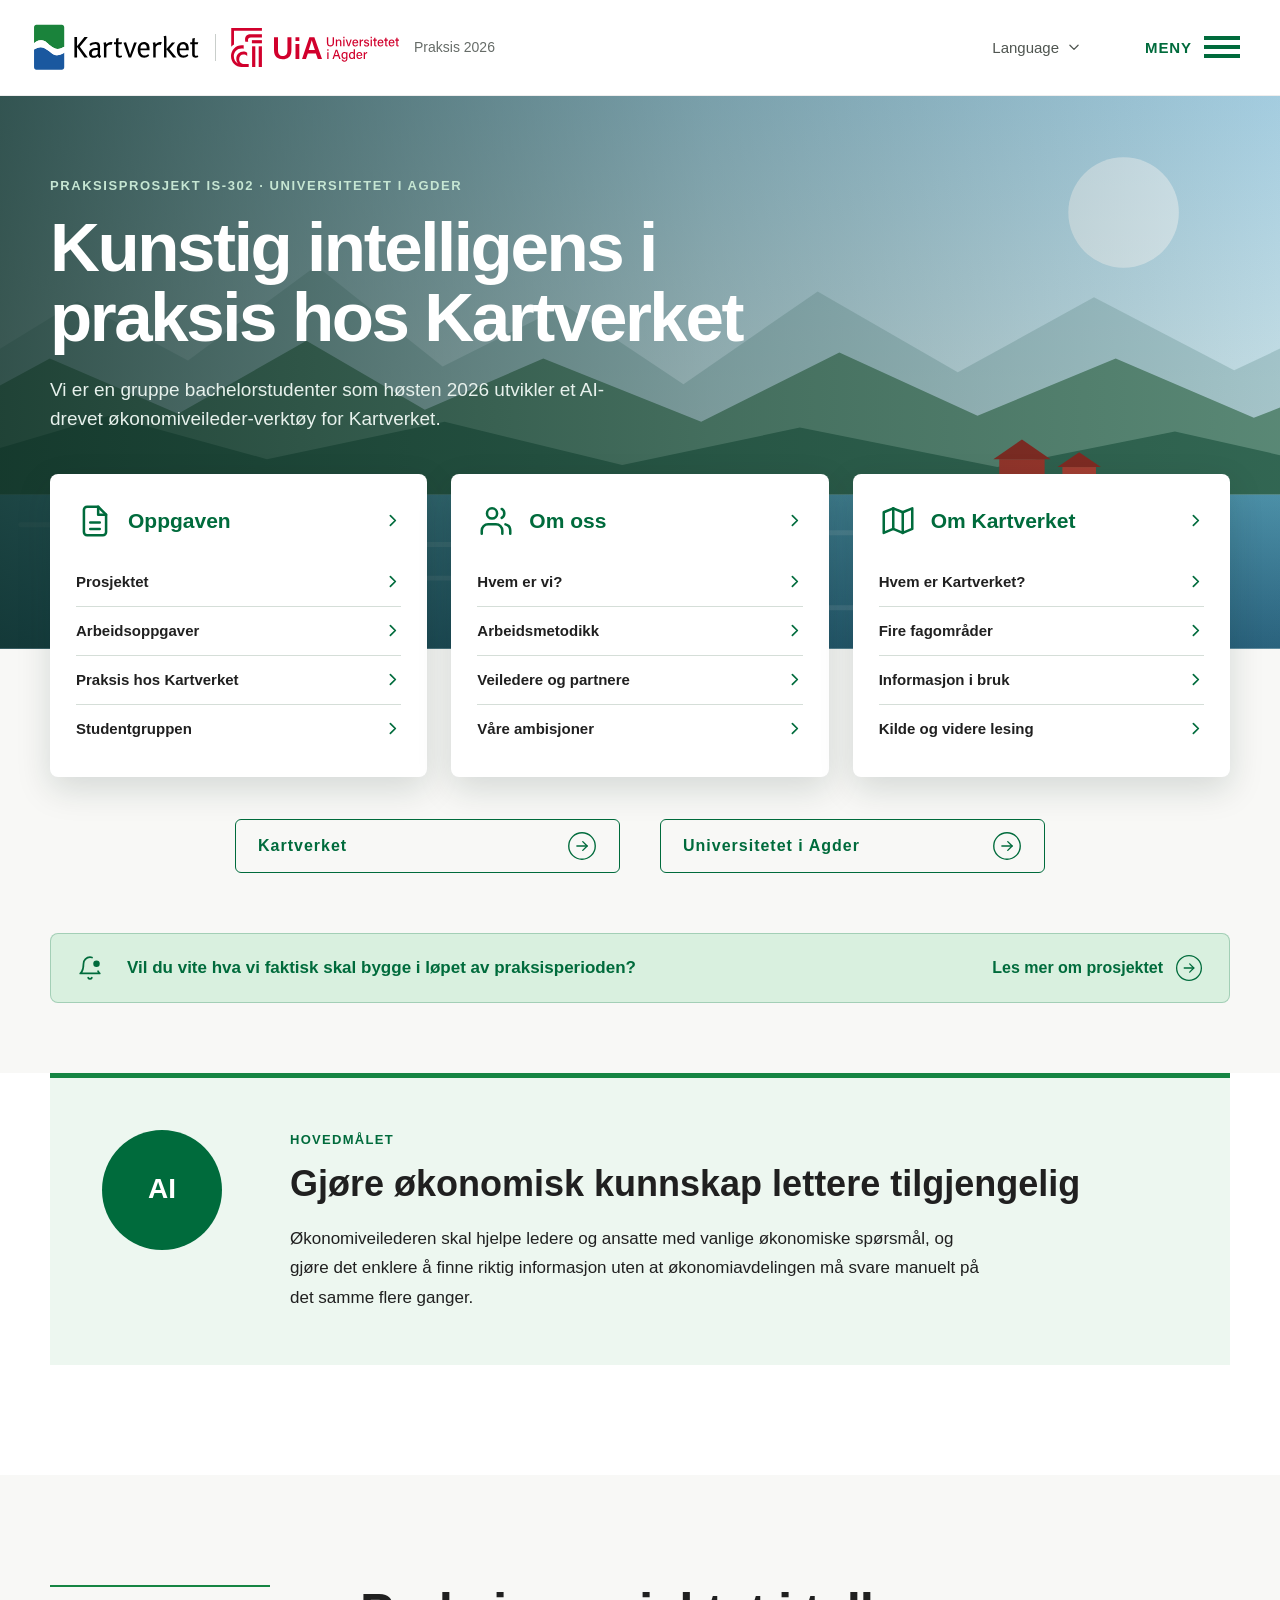
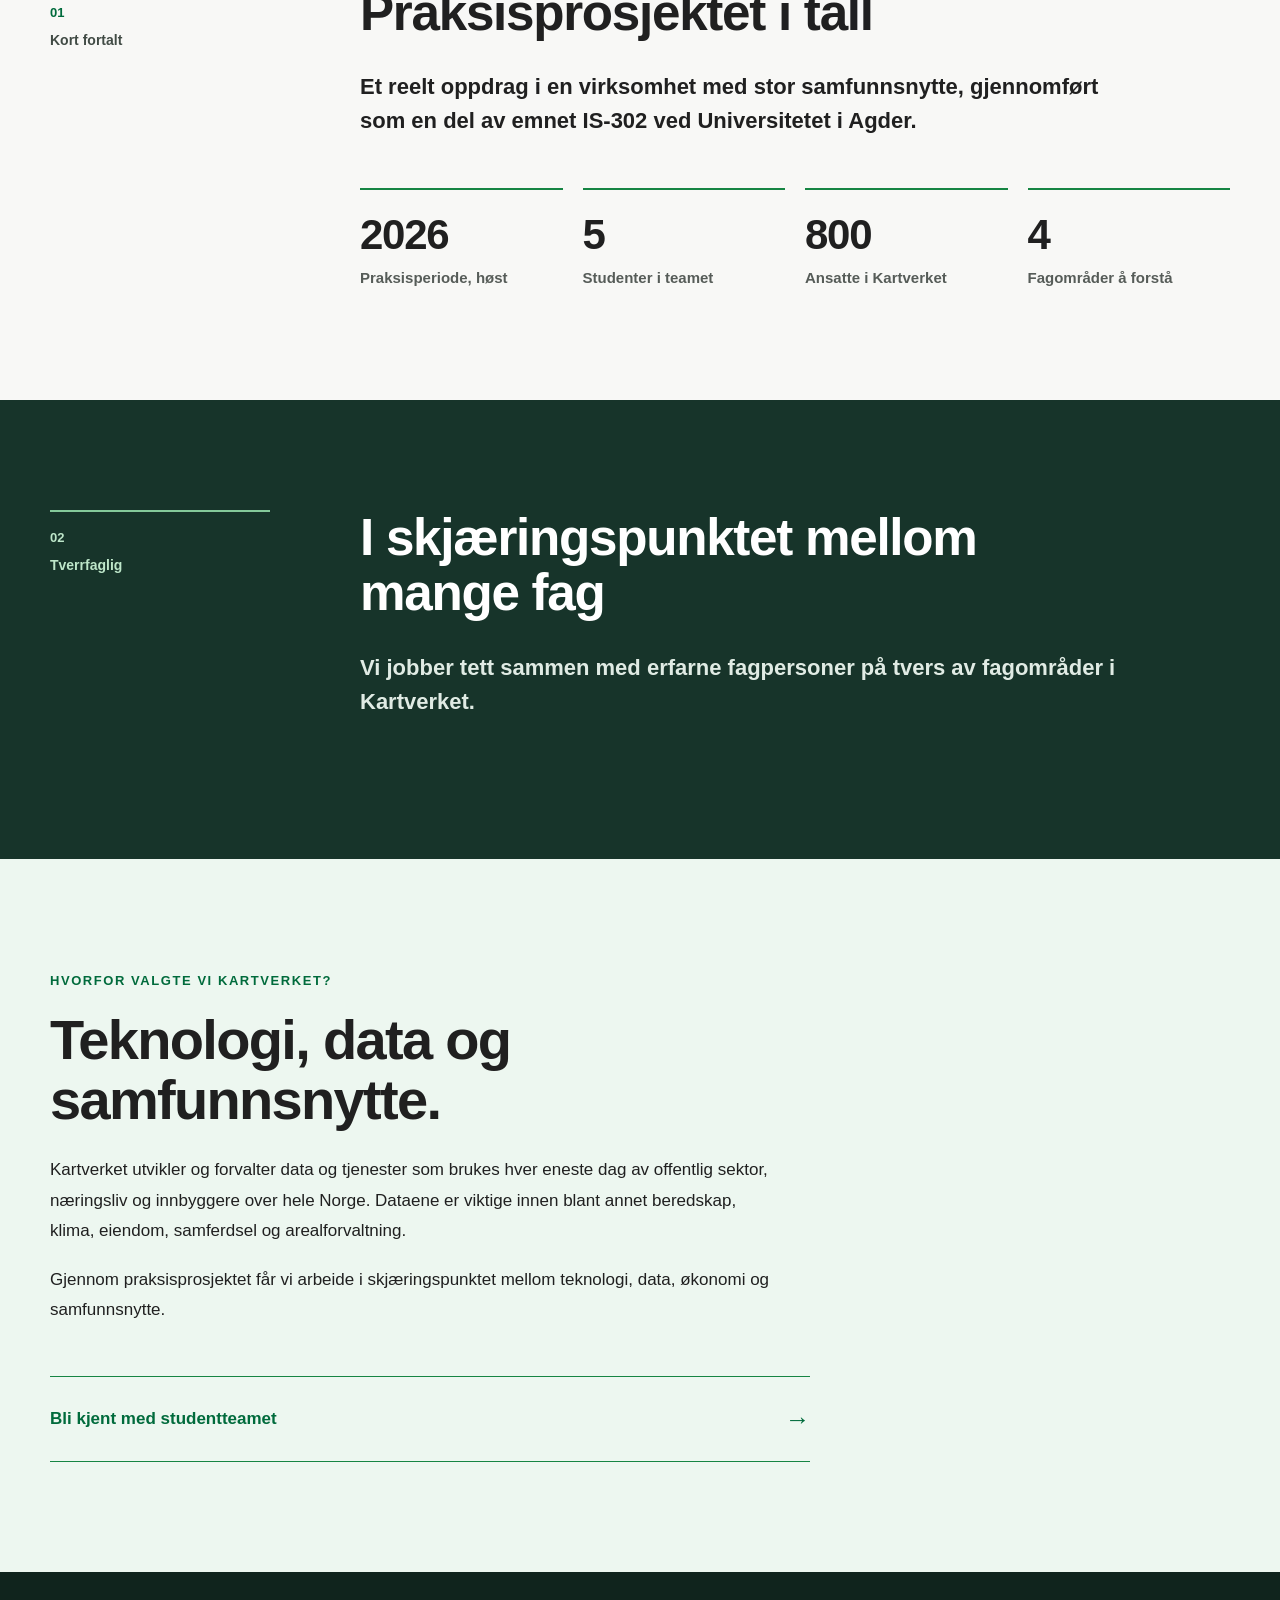
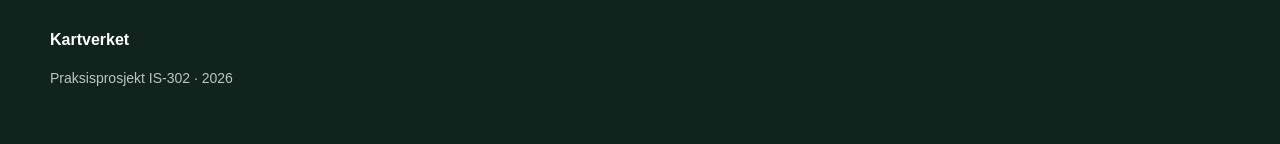
<file: index.html>
<!DOCTYPE html>
<html lang="no">

<head>
  <meta charset="UTF-8" />
  <meta name="viewport" content="width=device-width, initial-scale=1.0" />
  <title>Redirecting to site...</title>
  <meta http-equiv="refresh" content="0; url=./View/index.html" />
  <script>
    window.location.href = "./View/index.html";
  </script>
</head>

<body>
  <p>Redirecting to <a href="./View/index.html">site</a>...</p>
</body>

</html>
</file>
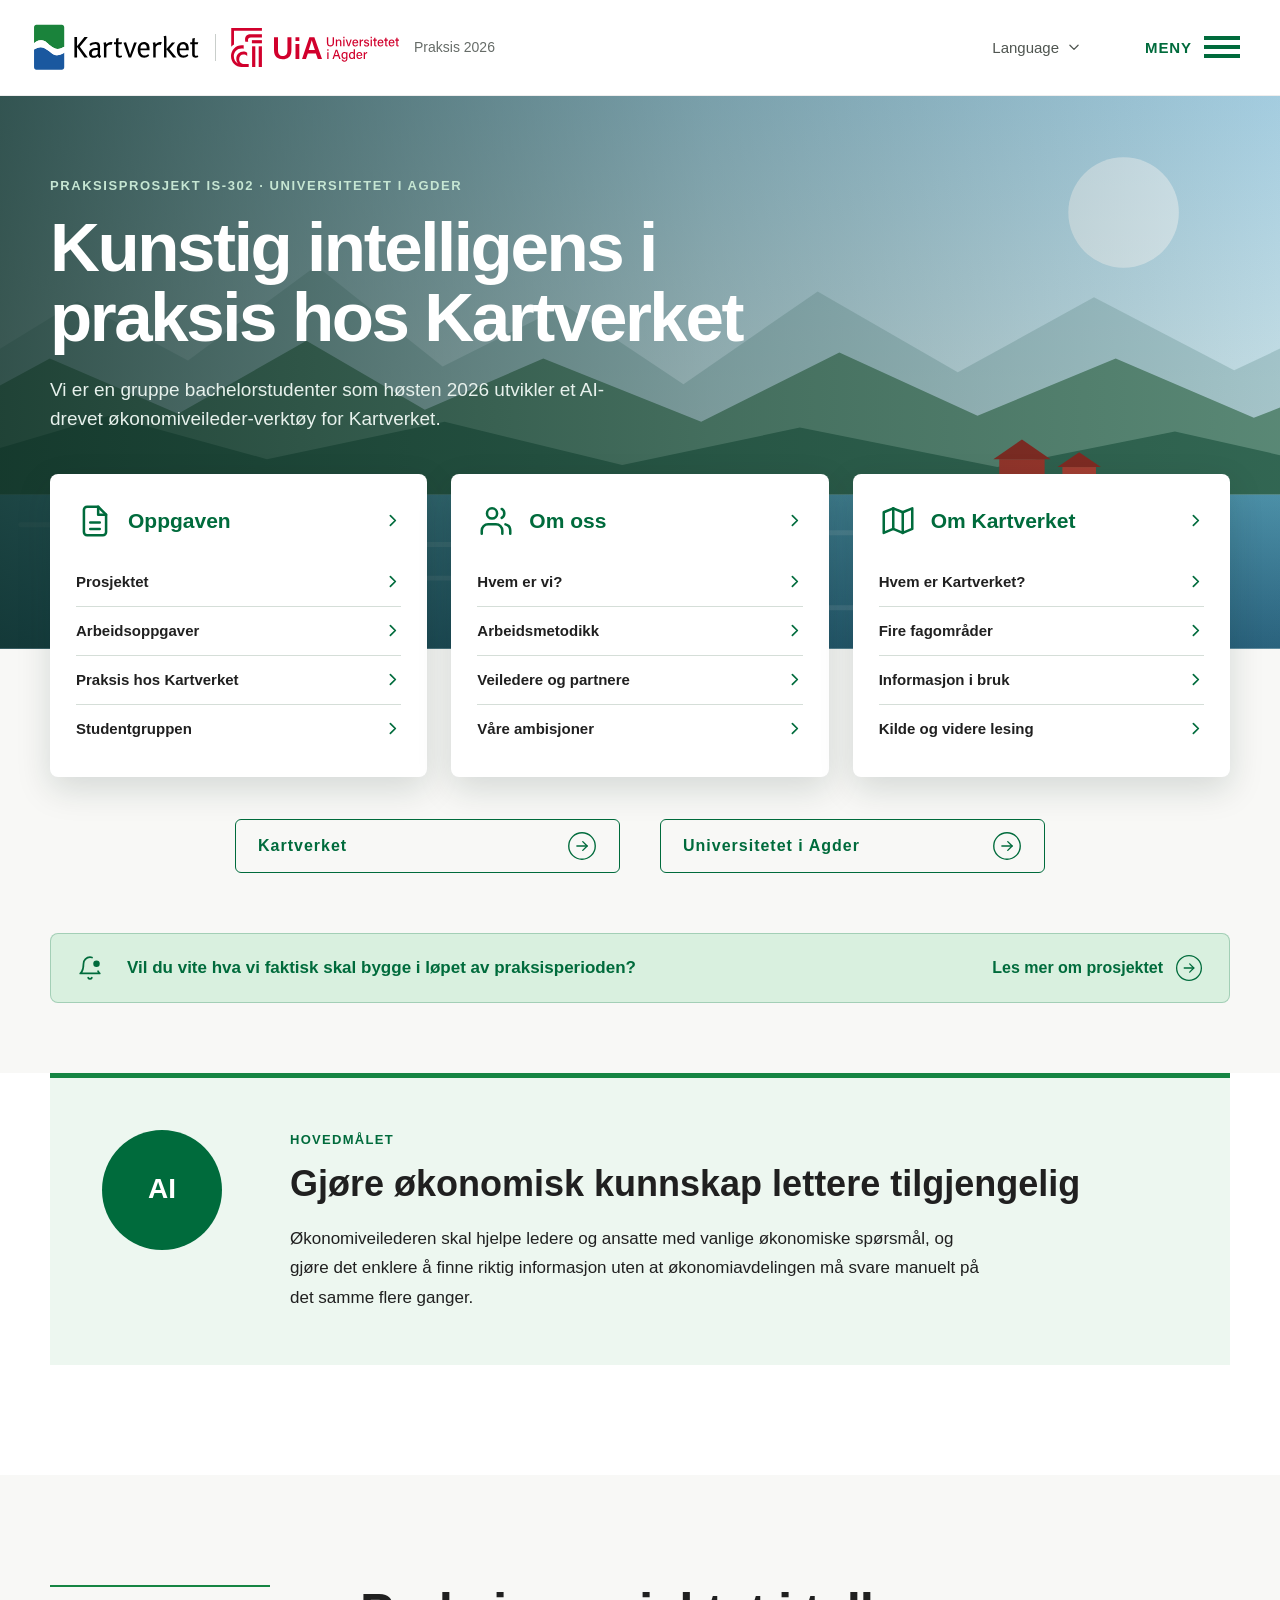
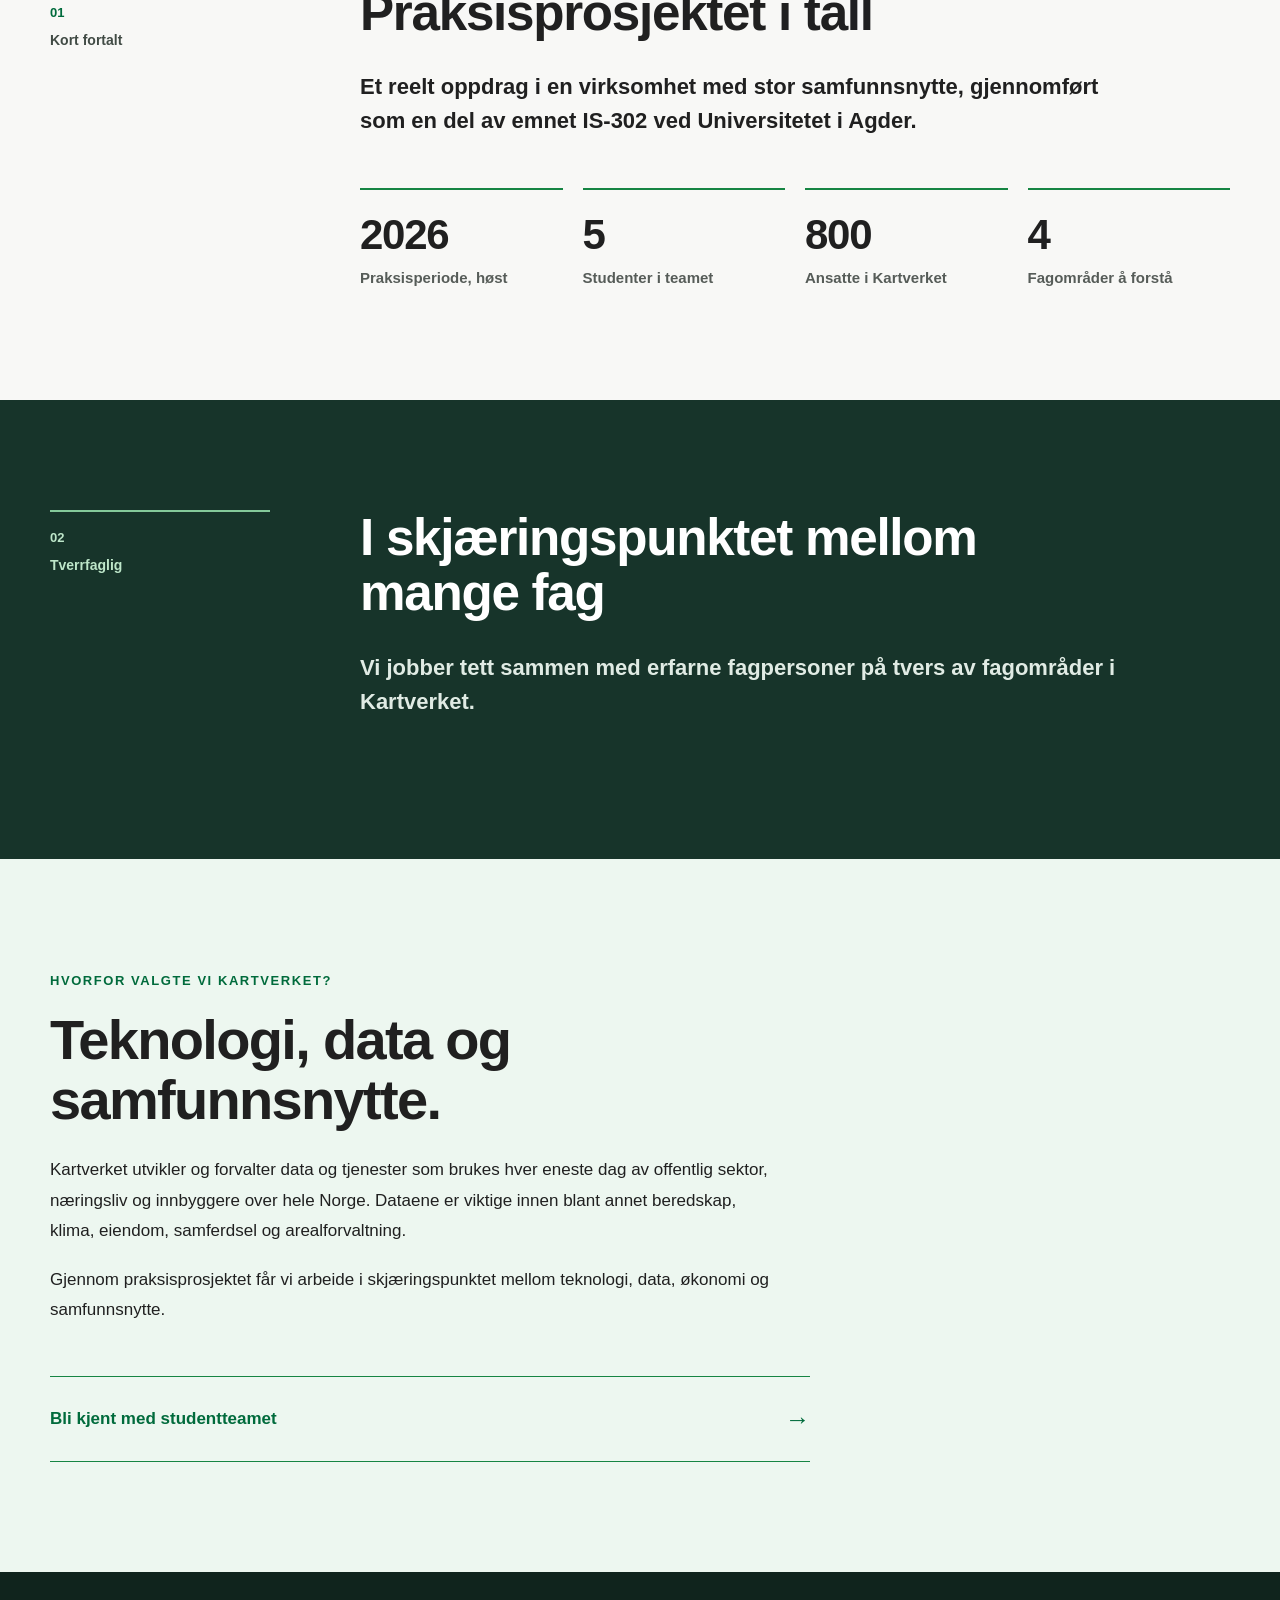
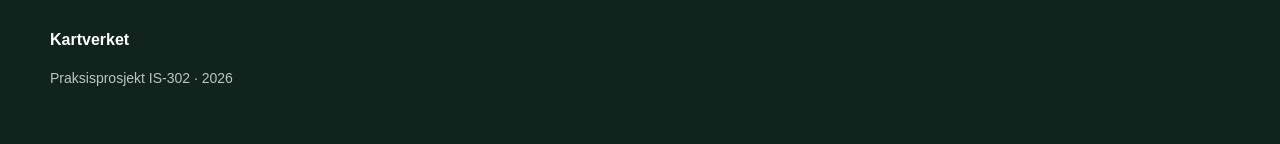
<file: View/index.html>
<!DOCTYPE html>
<html lang="no" data-title-en="The Norwegian Mapping Authority Internship 2026 | Internship project IS-302">

<head>
    <meta charset="UTF-8">
    <meta name="viewport" content="width=device-width, initial-scale=1.0">

    <title>Kartverket Praksis 2026 | Praksisprosjekt IS-302</title>

    <meta name="description"
        content="Forsiden til praksisprosjektet IS-302 hos Kartverket høsten 2026. Studentteam fra Universitetet i Agder som utvikler en AI-drevet økonomiveileder.">

    <link rel="stylesheet" href="css/global.css">
    <link rel="stylesheet" href="css/index.css">
</head>

<body>

    <!-- HEADER -->
    <header class="site-header">
        <div class="header-container">

            <a href="index.html" class="brand" aria-label="Gå til forsiden">
                <img src="../assets/images/kartverket-logo.svg" alt="Kartverket" class="kartverket-logo">
                <span class="brand-divider" aria-hidden="true"></span>
                <img src="../assets/images/uia-logo.svg" alt="Universitetet i Agder" class="uia-logo">
                <span class="brand-project" data-en="Internship 2026">Praksis 2026</span>
            </a>

            <div class="lang-switch">
                <button class="lang-button" type="button" aria-expanded="false" aria-controls="sprakmeny">
                    <span>Language</span>

                    <svg class="lang-caret" viewBox="0 0 24 24" fill="none" stroke="currentColor"
                        stroke-width="2.2" stroke-linecap="round" stroke-linejoin="round" aria-hidden="true">
                        <path d="m5 9 7 7 7-7"></path>
                    </svg>
                </button>

                <div class="lang-menu" id="sprakmeny" hidden>
                    <button type="button" data-lang="no">Norsk</button>
                    <button type="button" data-lang="en">English</button>
                </div>
            </div>

            <button class="menu-button" type="button" aria-label="Åpne meny" aria-expanded="false"
                aria-controls="hovedmeny">
                <span class="menu-text" data-en="MENU">MENY</span>

                <span class="menu-lines" aria-hidden="true">
                    <span></span>
                    <span></span>
                    <span></span>
                </span>
            </button>

        </div>
    </header>


    <main>

        <!-- HERO -->
        <section class="hero">

            <div class="hero-banner">

                <!-- Dekorativt bannerbilde: norsk kyst- og fjellandskap -->
                <svg class="hero-image" viewBox="0 0 1440 560" preserveAspectRatio="xMidYMid slice"
                    aria-hidden="true">
                    <defs>
                        <linearGradient id="sky" x1="0" y1="0" x2="0" y2="1">
                            <stop offset="0" stop-color="#a9d2e6"></stop>
                            <stop offset="1" stop-color="#e6f1ee"></stop>
                        </linearGradient>

                        <linearGradient id="sea" x1="0" y1="0" x2="0" y2="1">
                            <stop offset="0" stop-color="#4e93ac"></stop>
                            <stop offset="1" stop-color="#2b6480"></stop>
                        </linearGradient>

                        <linearGradient id="scrim" x1="0" y1="0" x2="1" y2="0">
                            <stop offset="0" stop-color="#0c2b21" stop-opacity="0.8"></stop>
                            <stop offset="0.55" stop-color="#0c2b21" stop-opacity="0.3"></stop>
                            <stop offset="1" stop-color="#0c2b21" stop-opacity="0"></stop>
                        </linearGradient>
                    </defs>

                    <rect width="1440" height="560" fill="url(#sky)"></rect>
                    <circle cx="1210" cy="118" r="56" fill="#ffffff" opacity="0.5"></circle>

                    <path
                        d="M0 300 L150 208 L262 268 L392 172 L520 274 L644 212 L764 292 L900 198 L1042 280 L1180 204 L1322 278 L1440 222 L1440 348 L0 348 Z"
                        fill="#8fb4b8" opacity="0.55"></path>

                    <path
                        d="M0 332 L122 266 L252 322 L382 248 L502 318 L622 266 L782 330 L922 260 L1062 324 L1202 266 L1342 326 L1440 288 L1440 378 L0 378 Z"
                        fill="#5c8b78"></path>

                    <path
                        d="M0 378 L182 324 L342 368 L522 330 L702 374 L882 336 L1082 376 L1262 340 L1440 380 L1440 404 L0 404 Z"
                        fill="#336854"></path>

                    <rect y="404" width="1440" height="156" fill="url(#sea)"></rect>

                    <g fill="#ffffff" opacity="0.13">
                        <rect x="90" y="432" width="240" height="5" rx="2.5"></rect>
                        <rect x="420" y="452" width="180" height="5" rx="2.5"></rect>
                        <rect x="250" y="486" width="300" height="5" rx="2.5"></rect>
                        <rect x="760" y="440" width="210" height="5" rx="2.5"></rect>
                        <rect x="980" y="474" width="260" height="5" rx="2.5"></rect>
                        <rect x="640" y="516" width="330" height="5" rx="2.5"></rect>
                    </g>

                    <!-- Sjøhus -->
                    <g>
                        <rect x="1084" y="368" width="46" height="32" fill="#a8362c"></rect>
                        <path d="M1078 368 L1107 348 L1136 368 Z" fill="#8d2b23"></path>
                        <rect x="1148" y="376" width="34" height="24" fill="#b84135"></rect>
                        <path d="M1143 376 L1165 361 L1187 376 Z" fill="#8d2b23"></path>
                    </g>

                    <rect width="1440" height="560" fill="url(#scrim)"></rect>
                </svg>

                <div class="content-container hero-content">

                    <p class="eyebrow" data-en="Internship project IS-302 · University of Agder">
                        Praksisprosjekt IS-302 · Universitetet i Agder</p>

                    <h1 data-en="Artificial intelligence internship at The Norwegian Mapping Authority">
                        Kunstig intelligens i praksis hos Kartverket
                    </h1>

                    <p class="hero-intro"
                        data-en="We are a group of bachelor students developing an AI-powered financial advisor tool for The Norwegian Mapping Authority during the autumn of 2026.">
                        Vi er en gruppe bachelorstudenter som høsten 2026 utvikler et
                        AI-drevet økonomiveileder-verktøy for Kartverket.
                    </p>

                </div>
            </div>


            <div class="hero-lower">
                <div class="content-container">

                    <div class="hero-cards">

                        <article class="hero-card">
                            <a href="oppgavebeskrivelse.html" class="hero-card-title">
                                <svg class="icon" viewBox="0 0 24 24" fill="none" stroke="currentColor"
                                    stroke-width="1.6" stroke-linecap="round" stroke-linejoin="round"
                                    aria-hidden="true">
                                    <path d="M14 3H7a2 2 0 0 0-2 2v14a2 2 0 0 0 2 2h10a2 2 0 0 0 2-2V8z"></path>
                                    <path d="M14 3v5h5"></path>
                                    <path d="M9 13h6M9 17h6"></path>
                                </svg>

                                <span data-en="The assignment">Oppgaven</span>

                                <svg class="chevron" viewBox="0 0 24 24" fill="none" stroke="currentColor"
                                    stroke-width="2.4" stroke-linecap="round" stroke-linejoin="round"
                                    aria-hidden="true">
                                    <path d="m9 5 7 7-7 7"></path>
                                </svg>
                            </a>

                            <nav class="hero-card-links" aria-label="Snarveier i oppgavebeskrivelsen">
                                <a href="oppgavebeskrivelse.html#prosjektet" data-en="The project">
                                    Prosjektet
                                    <svg class="chevron" viewBox="0 0 24 24" fill="none" stroke="currentColor"
                                        stroke-width="2.4" stroke-linecap="round" stroke-linejoin="round"
                                        aria-hidden="true">
                                        <path d="m9 5 7 7-7 7"></path>
                                    </svg>
                                </a>

                                <a href="oppgavebeskrivelse.html#arbeidsoppgaver" data-en="Tasks">
                                    Arbeidsoppgaver
                                    <svg class="chevron" viewBox="0 0 24 24" fill="none" stroke="currentColor"
                                        stroke-width="2.4" stroke-linecap="round" stroke-linejoin="round"
                                        aria-hidden="true">
                                        <path d="m9 5 7 7-7 7"></path>
                                    </svg>
                                </a>

                                <a href="oppgavebeskrivelse.html#praksis" data-en="Internship at The Norwegian Mapping Authority">
                                    Praksis hos Kartverket
                                    <svg class="chevron" viewBox="0 0 24 24" fill="none" stroke="currentColor"
                                        stroke-width="2.4" stroke-linecap="round" stroke-linejoin="round"
                                        aria-hidden="true">
                                        <path d="m9 5 7 7-7 7"></path>
                                    </svg>
                                </a>

                                <a href="oppgavebeskrivelse.html#studentgruppen" data-en="The student group">
                                    Studentgruppen
                                    <svg class="chevron" viewBox="0 0 24 24" fill="none" stroke="currentColor"
                                        stroke-width="2.4" stroke-linecap="round" stroke-linejoin="round"
                                        aria-hidden="true">
                                        <path d="m9 5 7 7-7 7"></path>
                                    </svg>
                                </a>
                            </nav>
                        </article>

                        <article class="hero-card">
                            <a href="om-oss.html" class="hero-card-title">
                                <svg class="icon" viewBox="0 0 24 24" fill="none" stroke="currentColor"
                                    stroke-width="1.6" stroke-linecap="round" stroke-linejoin="round"
                                    aria-hidden="true">
                                    <path d="M16 20v-2a4 4 0 0 0-4-4H7a4 4 0 0 0-4 4v2"></path>
                                    <circle cx="9.5" cy="7.2" r="3.2"></circle>
                                    <path d="M21 20v-2a4 4 0 0 0-3-3.87"></path>
                                    <path d="M15.6 4.4a3.2 3.2 0 0 1 0 5.6"></path>
                                </svg>

                                <span data-en="About us">Om oss</span>

                                <svg class="chevron" viewBox="0 0 24 24" fill="none" stroke="currentColor"
                                    stroke-width="2.4" stroke-linecap="round" stroke-linejoin="round"
                                    aria-hidden="true">
                                    <path d="m9 5 7 7-7 7"></path>
                                </svg>
                            </a>

                            <nav class="hero-card-links" aria-label="Snarveier om studentteamet">
                                <a href="om-oss.html#gruppen" data-en="Who are we?">
                                    Hvem er vi?
                                    <svg class="chevron" viewBox="0 0 24 24" fill="none" stroke="currentColor"
                                        stroke-width="2.4" stroke-linecap="round" stroke-linejoin="round"
                                        aria-hidden="true">
                                        <path d="m9 5 7 7-7 7"></path>
                                    </svg>
                                </a>

                                <a href="om-oss.html#metodikk" data-en="Working methods">
                                    Arbeidsmetodikk
                                    <svg class="chevron" viewBox="0 0 24 24" fill="none" stroke="currentColor"
                                        stroke-width="2.4" stroke-linecap="round" stroke-linejoin="round"
                                        aria-hidden="true">
                                        <path d="m9 5 7 7-7 7"></path>
                                    </svg>
                                </a>

                                <a href="om-oss.html#veiledning" data-en="Supervisors and partners">
                                    Veiledere og partnere
                                    <svg class="chevron" viewBox="0 0 24 24" fill="none" stroke="currentColor"
                                        stroke-width="2.4" stroke-linecap="round" stroke-linejoin="round"
                                        aria-hidden="true">
                                        <path d="m9 5 7 7-7 7"></path>
                                    </svg>
                                </a>

                                <a href="om-oss.html#ambisjoner" data-en="Our ambitions">
                                    Våre ambisjoner
                                    <svg class="chevron" viewBox="0 0 24 24" fill="none" stroke="currentColor"
                                        stroke-width="2.4" stroke-linecap="round" stroke-linejoin="round"
                                        aria-hidden="true">
                                        <path d="m9 5 7 7-7 7"></path>
                                    </svg>
                                </a>
                            </nav>
                        </article>

                        <article class="hero-card">
                            <a href="omkartverket.html" class="hero-card-title">
                                <svg class="icon" viewBox="0 0 24 24" fill="none" stroke="currentColor"
                                    stroke-width="1.6" stroke-linecap="round" stroke-linejoin="round"
                                    aria-hidden="true">
                                    <path d="M9 4 3 6.5v13L9 17l6 2.5 6-2.5v-13L15 6.5 9 4z"></path>
                                    <path d="M9 4v13M15 6.5v13"></path>
                                </svg>

                                <span data-en="About The Norwegian Mapping Authority">Om Kartverket</span>

                                <svg class="chevron" viewBox="0 0 24 24" fill="none" stroke="currentColor"
                                    stroke-width="2.4" stroke-linecap="round" stroke-linejoin="round"
                                    aria-hidden="true">
                                    <path d="m9 5 7 7-7 7"></path>
                                </svg>
                            </a>

                            <nav class="hero-card-links" aria-label="Snarveier om Kartverket">
                                <a href="omkartverket.html#hvem" data-en="Who is The Norwegian Mapping Authority?">
                                    Hvem er Kartverket?
                                    <svg class="chevron" viewBox="0 0 24 24" fill="none" stroke="currentColor"
                                        stroke-width="2.4" stroke-linecap="round" stroke-linejoin="round"
                                        aria-hidden="true">
                                        <path d="m9 5 7 7-7 7"></path>
                                    </svg>
                                </a>

                                <a href="omkartverket.html#fagomrader" data-en="Four areas of expertise">
                                    Fire fagområder
                                    <svg class="chevron" viewBox="0 0 24 24" fill="none" stroke="currentColor"
                                        stroke-width="2.4" stroke-linecap="round" stroke-linejoin="round"
                                        aria-hidden="true">
                                        <path d="m9 5 7 7-7 7"></path>
                                    </svg>
                                </a>

                                <a href="omkartverket.html#informasjon-i-bruk" data-en="Information in use">
                                    Informasjon i bruk
                                    <svg class="chevron" viewBox="0 0 24 24" fill="none" stroke="currentColor"
                                        stroke-width="2.4" stroke-linecap="round" stroke-linejoin="round"
                                        aria-hidden="true">
                                        <path d="m9 5 7 7-7 7"></path>
                                    </svg>
                                </a>

                                <a href="omkartverket.html#kontakt" data-en="Sources and further reading">
                                    Kilde og videre lesing
                                    <svg class="chevron" viewBox="0 0 24 24" fill="none" stroke="currentColor"
                                        stroke-width="2.4" stroke-linecap="round" stroke-linejoin="round"
                                        aria-hidden="true">
                                        <path d="m9 5 7 7-7 7"></path>
                                    </svg>
                                </a>
                            </nav>
                        </article>

                    </div>

                    <div class="hero-links">

                        <a href="https://www.kartverket.no/" class="button" target="_blank"
                            rel="noopener noreferrer">
                            <span>Kartverket</span>

                            <svg class="arrow" viewBox="0 0 24 24" fill="none" stroke="currentColor"
                                stroke-width="1.1" stroke-linecap="round" stroke-linejoin="round"
                                aria-hidden="true">
                                <circle cx="12" cy="12" r="10.6"></circle>
                                <path d="M7.9 12h8.2"></path>
                                <path d="M12.6 8.5 16.1 12l-3.5 3.5"></path>
                            </svg>
                        </a>

                        <a href="https://www.uia.no/" class="button" target="_blank"
                            rel="noopener noreferrer">
                            <span data-en="University of Agder">Universitetet i Agder</span>

                            <svg class="arrow" viewBox="0 0 24 24" fill="none" stroke="currentColor"
                                stroke-width="1.1" stroke-linecap="round" stroke-linejoin="round"
                                aria-hidden="true">
                                <circle cx="12" cy="12" r="10.6"></circle>
                                <path d="M7.9 12h8.2"></path>
                                <path d="M12.6 8.5 16.1 12l-3.5 3.5"></path>
                            </svg>
                        </a>

                    </div>

                </div>
            </div>

        </section>


        <!-- CTA-BANNER -->
        <section class="cta-banner">
            <div class="content-container">

                <a href="oppgavebeskrivelse.html" class="cta-card">

                    <svg class="cta-icon" viewBox="0 0 24 24" fill="none" stroke="currentColor"
                        stroke-width="1.6" stroke-linecap="round" stroke-linejoin="round" aria-hidden="true">
                        <path d="M19.4 14.9C20.2 16.4 21 17 21 17H3s3-2 3-9c0-3.3 2.7-6 6-6 .7 0 1.3.1 1.9.3"></path>
                        <path d="M10.3 21a1.94 1.94 0 0 0 3.4 0"></path>
                        <circle cx="18" cy="8" r="3" fill="currentColor" stroke="none"></circle>
                    </svg>

                    <p data-en="Curious about what we are actually going to build during the internship?">Vil du vite hva vi faktisk skal bygge i løpet av praksisperioden?</p>

                    <span class="cta-link">
                        <span data-en="Read more about the project">Les mer om prosjektet</span>

                        <svg class="arrow" viewBox="0 0 24 24" fill="none" stroke="currentColor"
                            stroke-width="1.1" stroke-linecap="round" stroke-linejoin="round" aria-hidden="true">
                            <circle cx="12" cy="12" r="10.6"></circle>
                            <path d="M7.9 12h8.2"></path>
                            <path d="M12.6 8.5 16.1 12l-3.5 3.5"></path>
                        </svg>
                    </span>

                </a>

            </div>
        </section>

        <!-- HIGHLIGHT -->
        <section class="highlight-section">
            <div class="content-container">

                <div class="highlight-box">

                    <div class="highlight-number">
                        AI
                    </div>

                    <div class="highlight-content">
                        <p class="small-heading" data-en="The main goal">Hovedmålet</p>

                        <h2 data-en="Making financial knowledge easier to access">
                            Gjøre økonomisk kunnskap lettere tilgjengelig
                        </h2>

                        <p data-en="The financial adviser will help managers and employees with common financial questions, and make it easier for them to find the right information without the finance department having to answer the same things manually again and again.">
                            Økonomiveilederen skal hjelpe ledere og ansatte med vanlige økonomiske
                            spørsmål, og gjøre det enklere å finne riktig informasjon uten at
                            økonomiavdelingen må svare manuelt på det samme flere ganger.
                        </p>
                    </div>

                </div>
            </div>
        </section>


        <!-- SEKSJON 02: NØKKELTALL -->
        <section class="section section-soft">
            <div class="content-container two-column">

                <div class="section-label">
                    <span>01</span>
                    <p data-en="Briefly explained">Kort fortalt</p>
                </div>

                <div class="section-content">

                    <h2 data-en="The internship project in numbers">Praksisprosjektet i tall</h2>

                    <p class="lead" data-en="A real assignment in an organisation of great public value, carried out as part of the IS-302 course at the University of Agder.">
                        Et reelt oppdrag i en virksomhet med stor samfunnsnytte, gjennomført
                        som en del av emnet IS-302 ved Universitetet i Agder.
                    </p>

                    <div class="fact-grid">

                        <div class="fact">
                            <strong>2026</strong>
                            <span data-en="Internship period, autumn">Praksisperiode, høst</span>
                        </div>

                        <div class="fact">
                            <strong>5</strong>
                            <span data-en="Students in the team">Studenter i teamet</span>
                        </div>

                        <div class="fact">
                            <strong>800</strong>
                            <span data-en="Employees at The Norwegian Mapping Authority">Ansatte i Kartverket</span>
                        </div>

                        <div class="fact">
                            <strong>4</strong>
                            <span data-en="Areas of expertise to understand">Fagområder å forstå</span>
                        </div>

                    </div>

                </div>
            </div>
        </section>

        <!-- SEKSJON 04: FAGOMRÅDER -->
        <section class="section dark-section">
            <div class="content-container two-column">

                <div class="section-label dark-label">
                    <span>02</span>
                    <p data-en="Interdisciplinary">Tverrfaglig</p>
                </div>

                <div class="section-content">

                    <h2 data-en="At the intersection of many disciplines">I skjæringspunktet mellom mange fag</h2>

                    <p class="lead" data-en="We work closely with experienced professionals across areas of expertise at The Norwegian Mapping Authority.">
                        Vi jobber tett sammen med erfarne fagpersoner på tvers av fagområder
                        i Kartverket.
                    </p>

                </div>
            </div>
        </section>

        <!-- AVSLUTNING -->
        <section class="why-section">
            <div class="content-container">

                <p class="eyebrow" data-en="Why did we choose The Norwegian Mapping Authority?">Hvorfor valgte vi Kartverket?</p>

                <h2 data-en="Technology, data and public value.">
                    Teknologi, data og samfunnsnytte.
                </h2>

                <p data-en="The Norwegian Mapping Authority develops and manages data and services used every single day by the public sector, businesses and residents across Norway. The data matters for emergency preparedness, climate, property, transport and land management, among other things.">
                    Kartverket utvikler og forvalter data og tjenester som brukes hver eneste dag
                    av offentlig sektor, næringsliv og innbyggere over hele Norge. Dataene er
                    viktige innen blant annet beredskap, klima, eiendom, samferdsel og
                    arealforvaltning.
                </p>

                <p data-en="Through the internship project we get to work at the intersection of technology, data, finance and public value.">
                    Gjennom praksisprosjektet får vi arbeide i skjæringspunktet mellom teknologi,
                    data, økonomi og samfunnsnytte.
                </p>

                <a href="om-oss.html" class="back-link">
                    <span data-en="Get to know the student team">Bli kjent med studentteamet</span>
                    <span class="arrow" aria-hidden="true">→</span>
                </a>

            </div>
        </section>

    </main>

    <!-- FOOTER -->
    <footer>
        <div class="content-container footer-content">

            <div>
                <p class="footer-brand">Kartverket</p>
                <p data-en="Internship project IS-302 · 2026">Praksisprosjekt IS-302 · 2026</p>
            </div>

        </div>
    </footer>

    <!-- MENYPANEL -->
    <div class="menu-overlay" hidden></div>

    <div class="menu-panel" id="hovedmeny" role="dialog" aria-modal="true" aria-label="Hovedmeny" hidden>

        <button class="menu-close" type="button" aria-label="Lukk meny">
            <svg viewBox="0 0 24 24" fill="none" stroke="currentColor" stroke-width="2.6"
                stroke-linecap="round" aria-hidden="true">
                <path d="M6 6l12 12M18 6L6 18"></path>
            </svg>
        </button>

        <nav class="menu-primary" aria-label="Hovedsider">

            <a href="index.html" aria-current="page">
                <svg class="icon" viewBox="0 0 24 24" fill="none" stroke="currentColor" stroke-width="1.6"
                    stroke-linecap="round" stroke-linejoin="round" aria-hidden="true">
                    <path d="m3 9 9-7 9 7v11a2 2 0 0 1-2 2H5a2 2 0 0 1-2-2z"></path>
                    <polyline points="9 22 9 12 15 12 15 22"></polyline>
                </svg>

                <span data-en="Home">Hjem</span>

                <svg class="chevron" viewBox="0 0 24 24" fill="none" stroke="currentColor" stroke-width="2.4"
                    stroke-linecap="round" stroke-linejoin="round" aria-hidden="true">
                    <path d="m9 5 7 7-7 7"></path>
                </svg>
            </a>

            <a href="oppgavebeskrivelse.html">
                <svg class="icon" viewBox="0 0 24 24" fill="none" stroke="currentColor" stroke-width="1.6"
                    stroke-linecap="round" stroke-linejoin="round" aria-hidden="true">
                    <path d="M14 3H7a2 2 0 0 0-2 2v14a2 2 0 0 0 2 2h10a2 2 0 0 0 2-2V8z"></path>
                    <path d="M14 3v5h5"></path>
                    <path d="M9 13h6M9 17h6"></path>
                </svg>

                <span data-en="The assignment">Oppgaven</span>

                <svg class="chevron" viewBox="0 0 24 24" fill="none" stroke="currentColor" stroke-width="2.4"
                    stroke-linecap="round" stroke-linejoin="round" aria-hidden="true">
                    <path d="m9 5 7 7-7 7"></path>
                </svg>
            </a>

            <a href="om-oss.html">
                <svg class="icon" viewBox="0 0 24 24" fill="none" stroke="currentColor" stroke-width="1.6"
                    stroke-linecap="round" stroke-linejoin="round" aria-hidden="true">
                    <path d="M16 20v-2a4 4 0 0 0-4-4H7a4 4 0 0 0-4 4v2"></path>
                    <circle cx="9.5" cy="7.2" r="3.2"></circle>
                    <path d="M21 20v-2a4 4 0 0 0-3-3.87"></path>
                    <path d="M15.6 4.4a3.2 3.2 0 0 1 0 5.6"></path>
                </svg>

                <span data-en="About us">Om oss</span>

                <svg class="chevron" viewBox="0 0 24 24" fill="none" stroke="currentColor" stroke-width="2.4"
                    stroke-linecap="round" stroke-linejoin="round" aria-hidden="true">
                    <path d="m9 5 7 7-7 7"></path>
                </svg>
            </a>

            <a href="omkartverket.html">
                <svg class="icon" viewBox="0 0 24 24" fill="none" stroke="currentColor" stroke-width="1.6"
                    stroke-linecap="round" stroke-linejoin="round" aria-hidden="true">
                    <path d="M9 4 3 6.5v13L9 17l6 2.5 6-2.5v-13L15 6.5 9 4z"></path>
                    <path d="M9 4v13M15 6.5v13"></path>
                </svg>

                <span data-en="About Kartverket">Om Kartverket</span>

                <svg class="chevron" viewBox="0 0 24 24" fill="none" stroke="currentColor" stroke-width="2.4"
                    stroke-linecap="round" stroke-linejoin="round" aria-hidden="true">
                    <path d="m9 5 7 7-7 7"></path>
                </svg>
            </a>

            <a href="prosjektdagbok.html">
                <svg class="icon" viewBox="0 0 24 24" fill="none" stroke="currentColor" stroke-width="1.6"
                    stroke-linecap="round" stroke-linejoin="round" aria-hidden="true">
                    <path d="M4 19.5v-15A2.5 2.5 0 0 1 6.5 2H20v20H6.5a2.5 2.5 0 0 1-2.5-2.5Z"></path>
                    <path d="M8 7h8M8 11h8M8 15h5"></path>
                </svg>

                <span data-en="Project diary">Prosjektdagbok</span>

                <svg class="chevron" viewBox="0 0 24 24" fill="none" stroke="currentColor" stroke-width="2.4"
                    stroke-linecap="round" stroke-linejoin="round" aria-hidden="true">
                    <path d="m9 5 7 7-7 7"></path>
                </svg>
            </a>

            <div class="status-menu">

                <button class="status-menu-button" type="button" aria-expanded="false">
                    <svg class="icon" viewBox="0 0 24 24" fill="none" stroke="currentColor" stroke-width="1.6"
                        stroke-linecap="round" stroke-linejoin="round" aria-hidden="true">
                        <path d="M18 20V10M12 20V4M6 20v-6"></path>
                    </svg>

                    <span data-en="Status">Status</span>

                    <svg class="chevron status-chevron" viewBox="0 0 24 24" fill="none" stroke="currentColor"
                        stroke-width="2.4" stroke-linecap="round" stroke-linejoin="round" aria-hidden="true">
                        <path d="m9 5 7 7-7 7"></path>
                    </svg>
                </button>

                <div class="status-submenu" hidden>

                    <a href="status1.html">
                        <span>Status 1</span>

                        <svg class="chevron" viewBox="0 0 24 24" fill="none" stroke="currentColor" stroke-width="2.4"
                            stroke-linecap="round" stroke-linejoin="round" aria-hidden="true">
                            <path d="m9 5 7 7-7 7"></path>
                        </svg>
                    </a>

                    <a href="status2.html">
                        <span>Status 2</span>

                        <svg class="chevron" viewBox="0 0 24 24" fill="none" stroke="currentColor" stroke-width="2.4"
                            stroke-linecap="round" stroke-linejoin="round" aria-hidden="true">
                            <path d="m9 5 7 7-7 7"></path>
                        </svg>
                    </a>

                </div>

            </div>

            <a href="refleksjoner.html">
                <svg class="icon" viewBox="0 0 24 24" fill="none" stroke="currentColor" stroke-width="1.6"
                    stroke-linecap="round" stroke-linejoin="round" aria-hidden="true">
                    <path d="M15 14c.2-1 .7-1.7 1.5-2.5 1-1 1.5-2.2 1.5-3.5A6 6 0 0 0 6 8c0 1.3.5 2.5 1.5 3.5.8.8 1.3 1.5 1.5 2.5"></path>
                    <path d="M9 18h6M10 22h4"></path>
                </svg>

                <span data-en="Reflections">Refleksjon</span>

                <svg class="chevron" viewBox="0 0 24 24" fill="none" stroke="currentColor" stroke-width="2.4"
                    stroke-linecap="round" stroke-linejoin="round" aria-hidden="true">
                    <path d="m9 5 7 7-7 7"></path>
                </svg>
            </a>

        </nav>

        <nav class="menu-secondary" aria-label="Eksterne lenker">

            <a href="https://www.kartverket.no/" class="is-highlighted" target="_blank"
                rel="noopener noreferrer">
                kartverket.no
                <svg class="chevron" viewBox="0 0 24 24" fill="none" stroke="currentColor" stroke-width="2.4"
                    stroke-linecap="round" stroke-linejoin="round" aria-hidden="true">
                    <path d="m9 5 7 7-7 7"></path>
                </svg>
            </a>

        </nav>

    </div>


    <script src="js/site.js"></script>

</body>

</html>
</file>
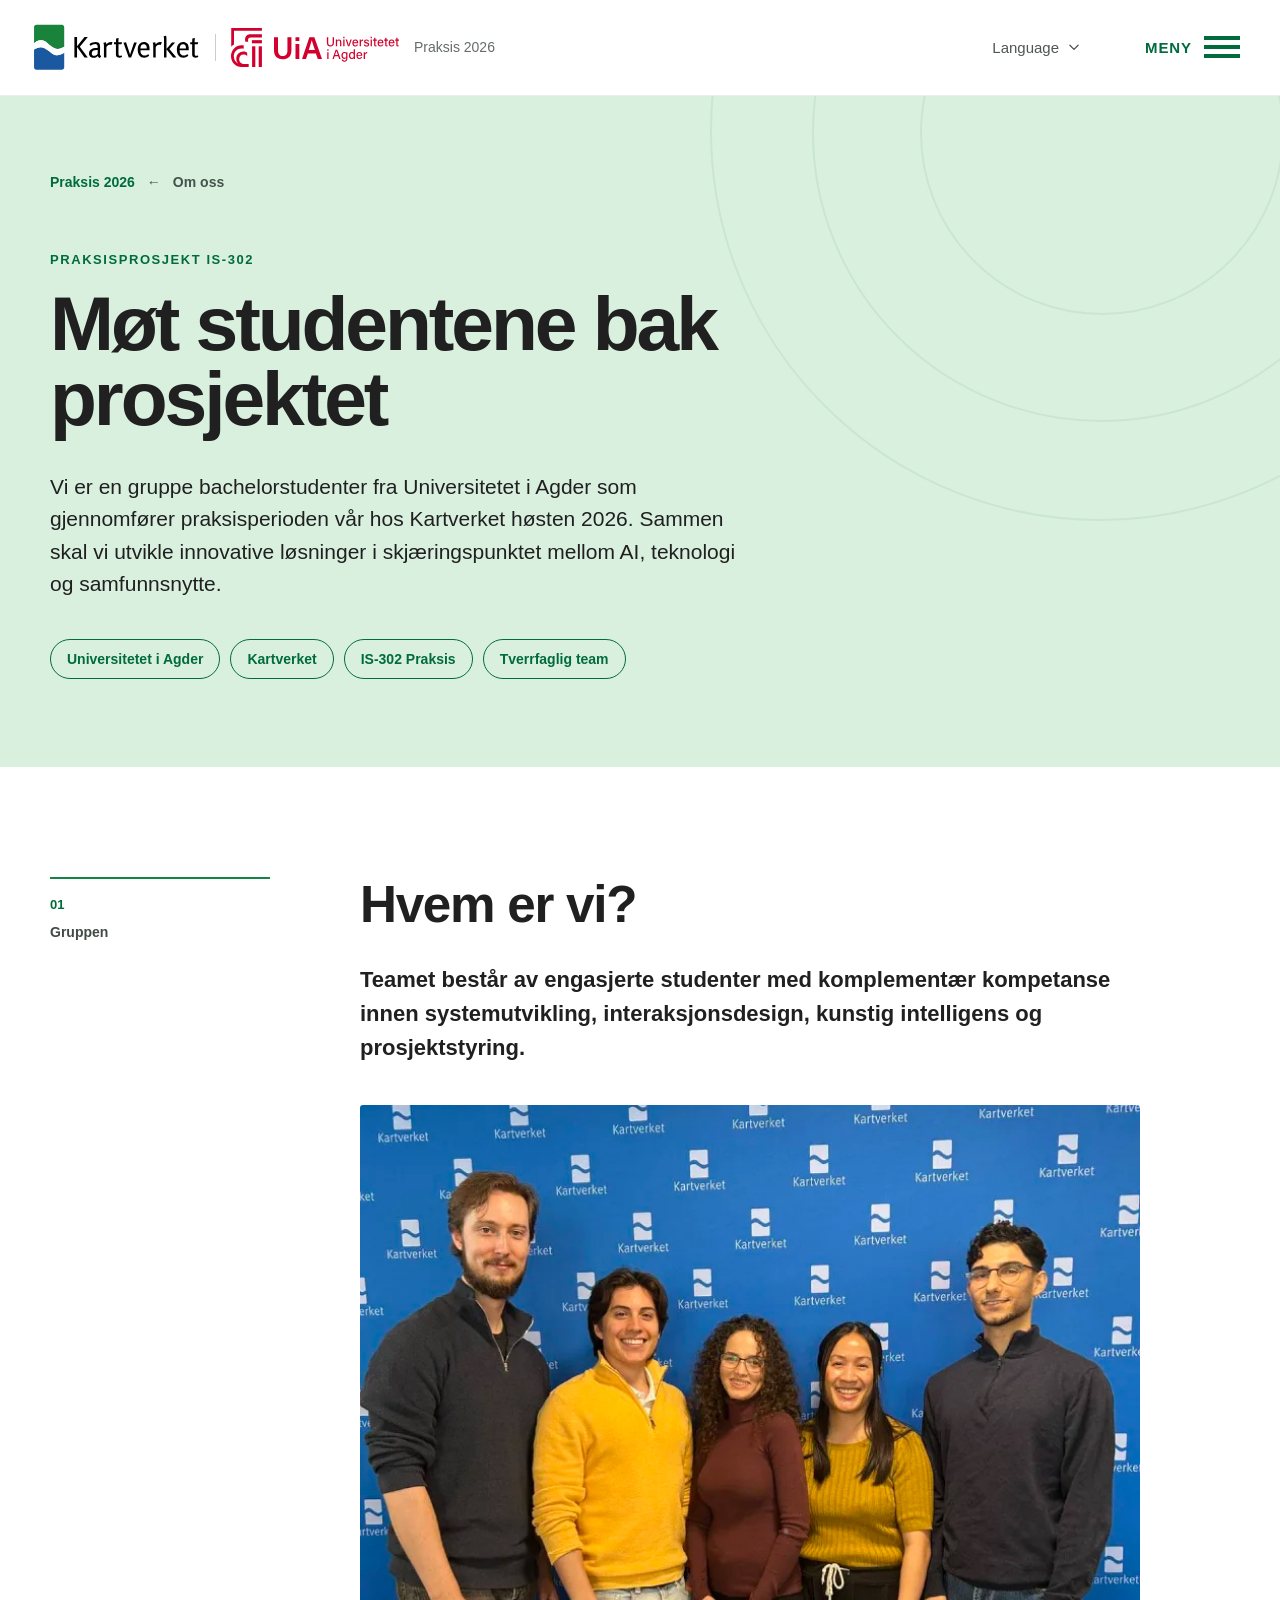
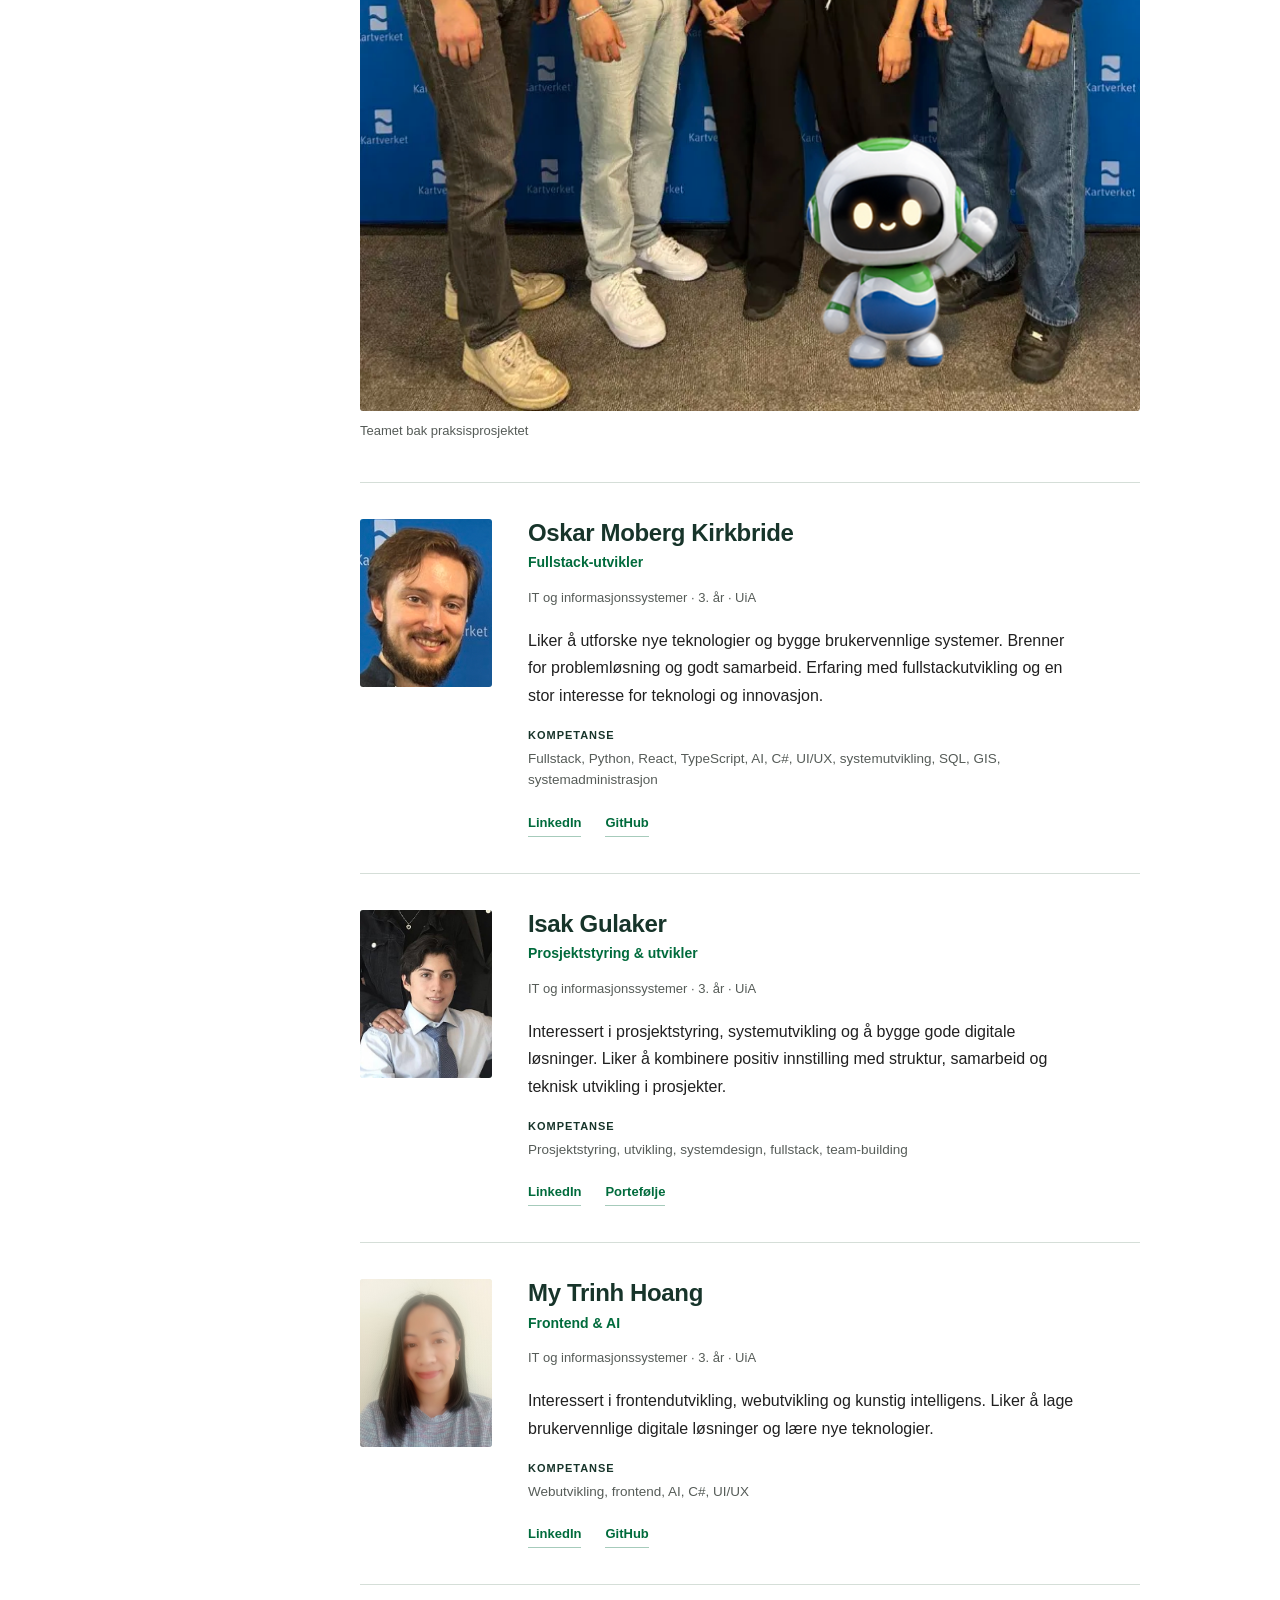
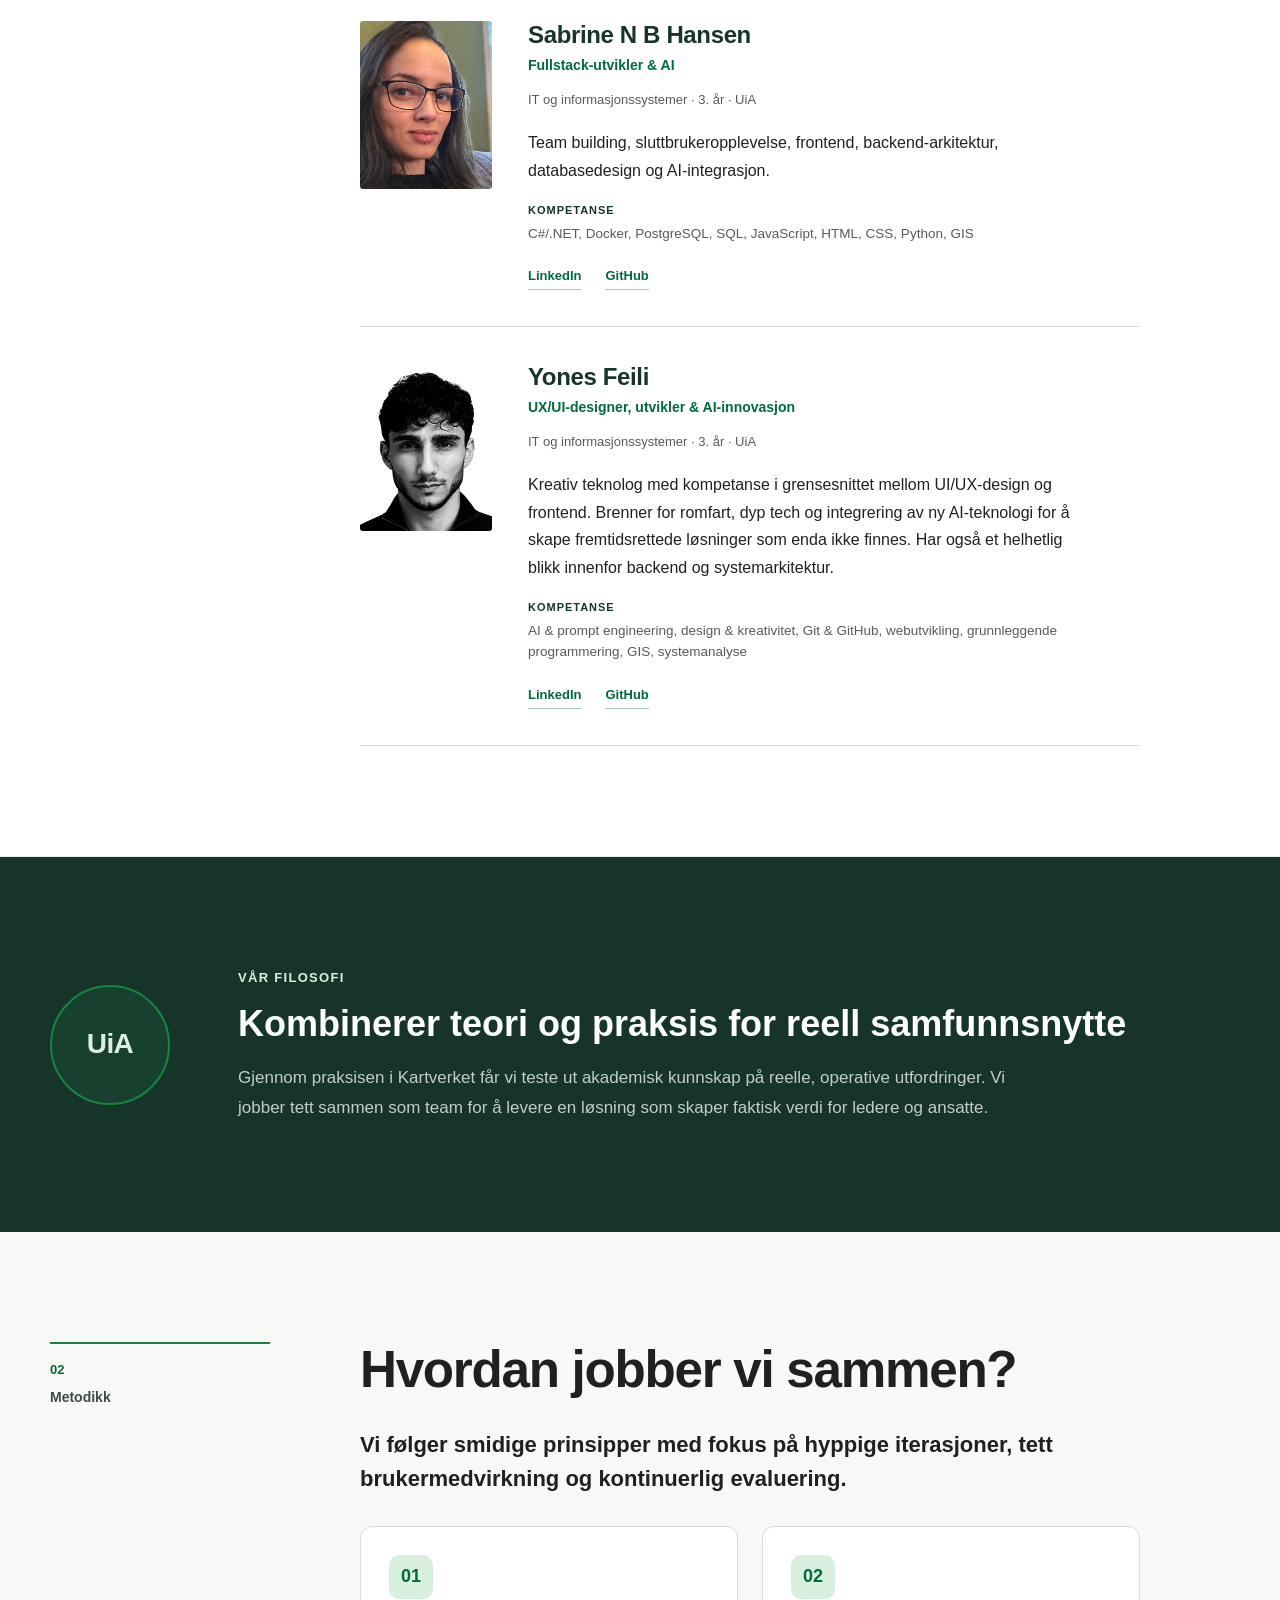
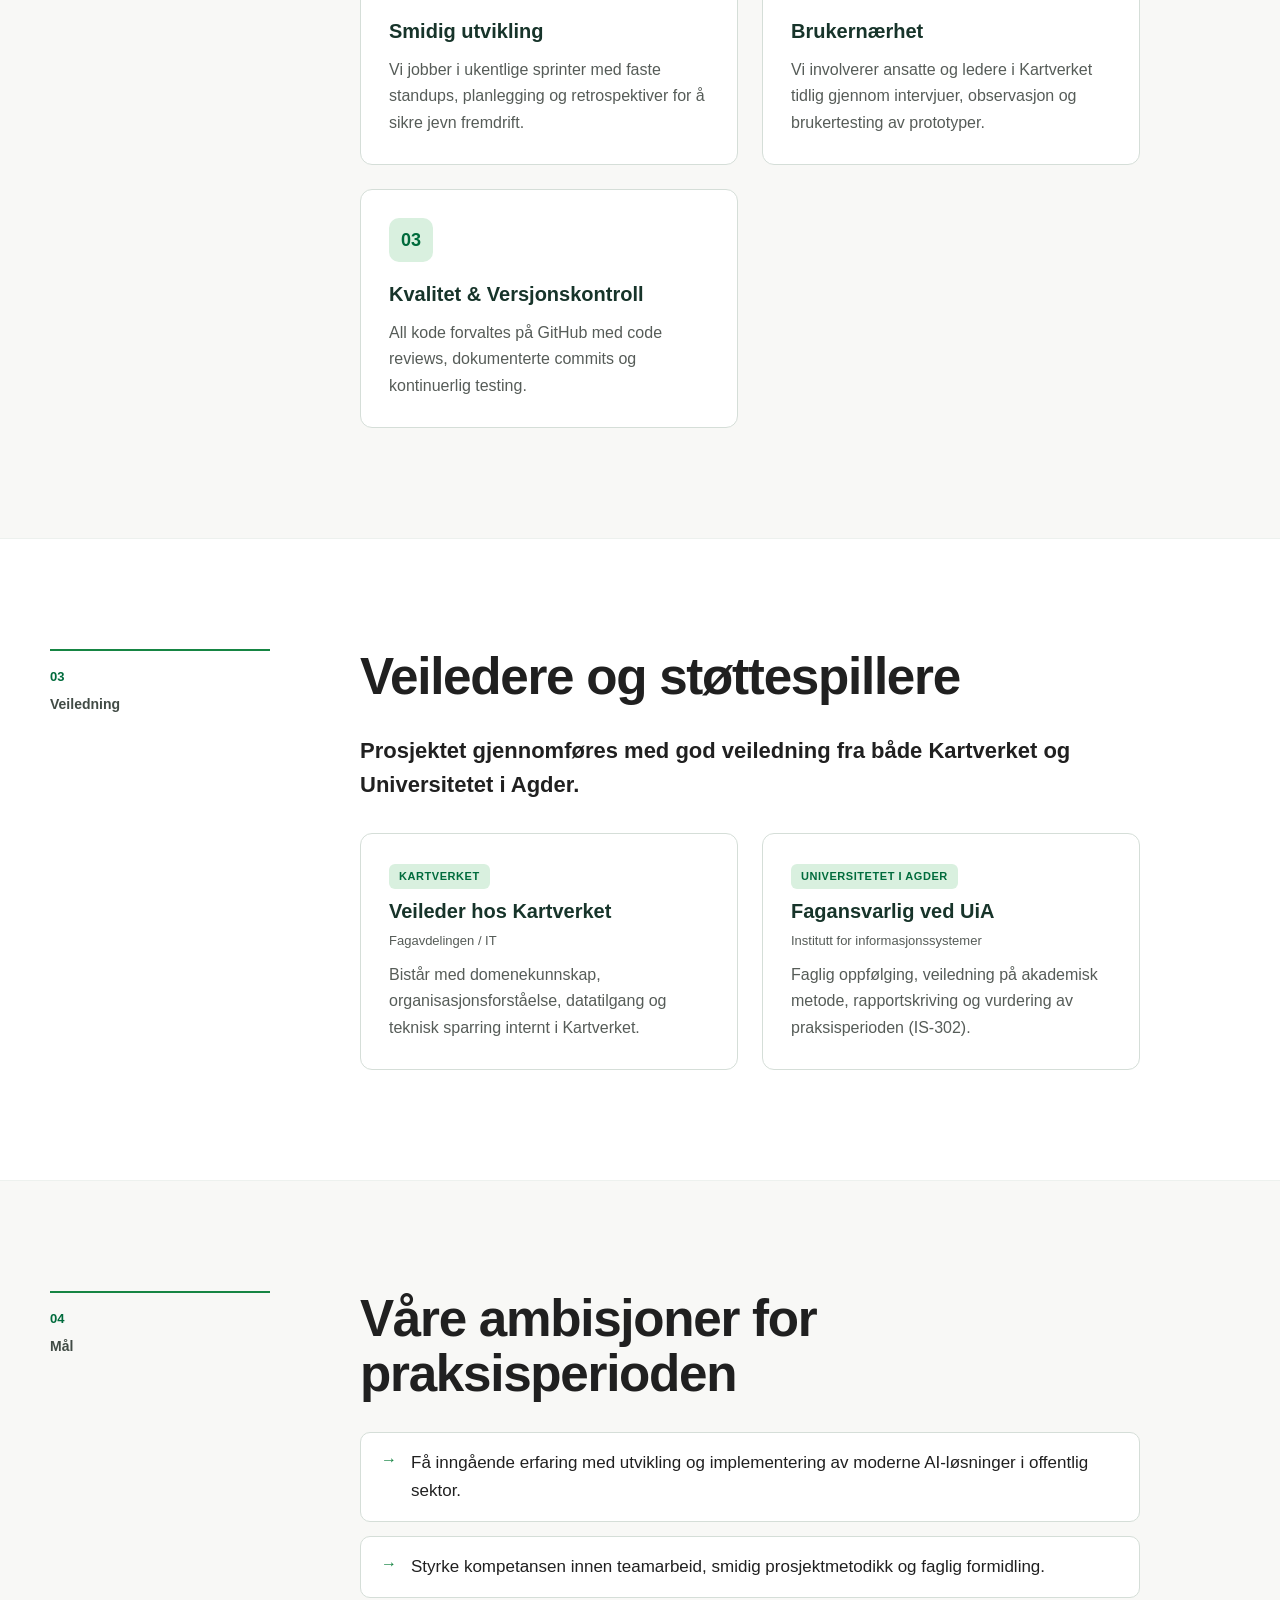
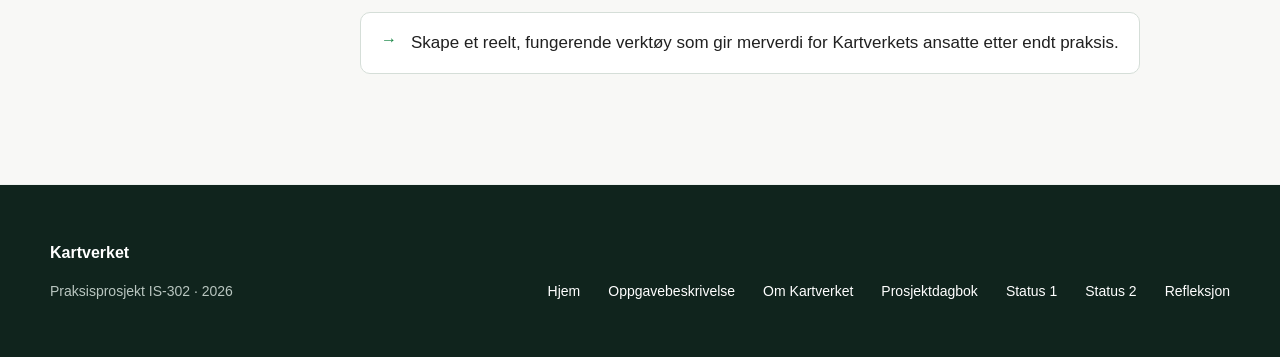
<file: View/om-oss.html>
<!DOCTYPE html>
<html lang="no" data-title-en="About us | The Norwegian Mapping Authority Internship">

<head>
    <meta charset="UTF-8">
    <meta name="viewport" content="width=device-width, initial-scale=1.0">

    <title>Om oss | Kartverket Praksis</title>

    <meta name="description"
        content="Møt studentteamet fra Universitetet i Agder (IS-302) i praksis hos Kartverket høsten 2026.">

    <link rel="stylesheet" href="css/global.css">
    <link rel="stylesheet" href="css/om-oss.css">
</head>

<body>

    <!-- HEADER -->
    <header class="site-header">
        <div class="header-container">

            <a href="index.html" class="brand" aria-label="Gå til forsiden">
                <img src="../assets/images/kartverket-logo.svg" alt="Kartverket" class="kartverket-logo">
                <span class="brand-divider" aria-hidden="true"></span>
                <img src="../assets/images/uia-logo.svg" alt="Universitetet i Agder" class="uia-logo">
                <span class="brand-project" data-en="Internship 2026">Praksis 2026</span>
            </a>

            <div class="lang-switch">
                <button class="lang-button" type="button" aria-expanded="false" aria-controls="sprakmeny">
                    <span>Language</span>

                    <svg class="lang-caret" viewBox="0 0 24 24" fill="none" stroke="currentColor" stroke-width="2.2"
                        stroke-linecap="round" stroke-linejoin="round" aria-hidden="true">
                        <path d="m5 9 7 7 7-7"></path>
                    </svg>
                </button>

                <div class="lang-menu" id="sprakmeny" hidden>
                    <button type="button" data-lang="no">Norsk</button>
                    <button type="button" data-lang="en">English</button>
                </div>
            </div>

            <button class="menu-button" type="button" aria-label="Åpne meny" aria-expanded="false"
                aria-controls="hovedmeny">
                <span class="menu-text" data-en="MENU">MENY</span>

                <span class="menu-lines" aria-hidden="true">
                    <span></span>
                    <span></span>
                    <span></span>
                </span>
            </button>

        </div>
    </header>


    <main>

        <!-- HERO -->
        <section class="hero">
            <div class="hero-pattern" aria-hidden="true"></div>

            <div class="content-container hero-content">

                <div class="breadcrumb">
                    <a href="index.html" data-en="Internship 2026">Praksis 2026</a>
                    <span aria-hidden="true">←</span>
                    <span data-en="About us">Om oss</span>
                </div>

                <p class="eyebrow" data-en="Internship project IS-302">Praksisprosjekt IS-302</p>

                <h1 data-en="Meet the students behind the project">
                    Møt studentene bak prosjektet
                </h1>

                <p class="hero-intro"
                    data-en="We are a group of bachelor students from the University of Agder carrying out our internship at The Norwegian Mapping Authority during the autumn of 2026. Together we will develop innovative solutions at the intersection of AI, technology and public value.">
                    Vi er en gruppe bachelorstudenter fra Universitetet i Agder som gjennomfører
                    praksisperioden vår hos Kartverket høsten 2026. Sammen skal vi utvikle
                    innovative løsninger i skjæringspunktet mellom AI, teknologi og samfunnsnytte.
                </p>

                <div class="hero-tags">
                    <span data-en="University of Agder">Universitetet i Agder</span>
                    <span>Kartverket</span>
                    <span data-en="IS-302 Internship">IS-302 Praksis</span>
                    <span data-en="Interdisciplinary team">Tverrfaglig team</span>
                </div>

            </div>
        </section>


        <!-- SEKSJON 01: TEAMMEDLEMMER -->
        <section class="section" id="gruppen">
            <div class="content-container two-column">

                <div class="section-label">
                    <span>01</span>
                    <p data-en="The group">Gruppen</p>
                </div>

                <div class="section-content">

                    <h2 data-en="Who are we?">Hvem er vi?</h2>

                    <p class="lead"
                        data-en="The team consists of dedicated students with complementary expertise in systems development, interaction design, artificial intelligence and project management.">
                        Teamet består av engasjerte studenter med komplementær kompetanse innen
                        systemutvikling, interaksjonsdesign, kunstig intelligens og prosjektstyring.
                    </p>

                    <figure class="team-photo-feature">
                        <img src="../assets/images/gruppebilde.png" alt="" aria-describedby="team-photo-caption">
                        <figcaption id="team-photo-caption" data-en="The team behind the internship project">Teamet bak praksisprosjektet</figcaption>
                    </figure>

                    <div class="team-grid">

                        <!-- Medlem 1: Oskar -->
                        <article class="member-card">
                            <img class="member-photo" src="../assets/images/Oskar.png"
                                alt="Oskar Moberg Kirkbride">

                            <div class="member-content">
                                <h3 class="member-name">Oskar Moberg Kirkbride</h3>
                                <p class="member-role" data-en="Full-stack developer">Fullstack-utvikler</p>
                                <p class="member-study" data-en="IT and Information Systems · 3rd year · UiA">IT og
                                    informasjonssystemer · 3. år · UiA</p>

                                <p class="member-bio"
                                    data-en="Enjoys exploring new technologies and building user-friendly systems. Passionate about problem-solving and good teamwork. Experienced in full-stack development with a strong interest in technology and innovation.">
                                    Liker å utforske nye teknologier og bygge brukervennlige systemer. Brenner for
                                    problemløsning og godt samarbeid. Erfaring med fullstackutvikling og en
                                    stor interesse for teknologi og innovasjon.
                                </p>

                                <p class="member-skills">
                                    <b data-en="Skills">Kompetanse</b>
                                    <span
                                        data-en="Full-stack, Python, React, TypeScript, AI, C#, UI/UX, systems development, SQL, GIS, system administration">Fullstack,
                                        Python, React, TypeScript, AI, C#, UI/UX, systemutvikling, SQL, GIS,
                                        systemadministrasjon</span>
                                </p>

                                <p class="member-links">
                                    <a href="https://www.linkedin.com/in/oskar-kirkbride" target="_blank"
                                        rel="noopener noreferrer">LinkedIn</a>
                                    <a href="https://github.com/oskarmk24" target="_blank"
                                        rel="noopener noreferrer">GitHub</a>
                                </p>
                            </div>
                        </article>

                        <!-- Medlem 2: Isak -->
                        <article class="member-card">
                            <img class="member-photo" src="../assets/images/MEGBILDE.png" alt="Isak Gulaker">

                            <div class="member-content">
                                <h3 class="member-name">Isak Gulaker</h3>
                                <p class="member-role" data-en="Project management &amp; developer">Prosjektstyring
                                    &amp; utvikler</p>
                                <p class="member-study" data-en="IT and Information Systems · 3rd year · UiA">IT og
                                    informasjonssystemer · 3. år · UiA</p>

                                <p class="member-bio"
                                    data-en="Interested in project management, systems development and building good digital solutions. Enjoys combining a positive attitude with structure, collaboration and technical development in projects.">
                                    Interessert i prosjektstyring, systemutvikling og å bygge gode digitale løsninger.
                                    Liker å kombinere positiv innstilling med struktur, samarbeid og teknisk utvikling i
                                    prosjekter.
                                </p>

                                <p class="member-skills">
                                    <b data-en="Skills">Kompetanse</b>
                                    <span
                                        data-en="Project management, development, system design, full-stack, team building">Prosjektstyring,
                                        utvikling, systemdesign, fullstack, team-building</span>
                                </p>

                                <p class="member-links">
                                    <a href="https://www.linkedin.com/in/isak-gulaker-8b53423b0/" target="_blank"
                                        rel="noopener noreferrer">LinkedIn</a>
                                    <a href="https://isakjg.github.io/S-knadsNettside/#prosjekter" target="_blank"
                                        rel="noopener noreferrer">Portefølje</a>
                                </p>
                            </div>
                        </article>

                        <!-- Medlem 3: My Trinh Hoang -->
                        <article class="member-card">
                            <img class="member-photo" src="../assets/images/My.jpg" alt="My Trinh Hoang">

                            <div class="member-content">
                                <h3 class="member-name">My Trinh Hoang</h3>
                                <p class="member-role" data-en="Frontend &amp; AI">Frontend &amp; AI</p>
                                <p class="member-study" data-en="IT and Information Systems · 3rd year · UiA">IT og
                                    informasjonssystemer · 3. år · UiA</p>

                                <p class="member-bio"
                                    data-en="Interested in frontend development, web development and artificial intelligence. Enjoys creating user-friendly digital solutions and learning new technologies.">
                                    Interessert i frontendutvikling, webutvikling og kunstig intelligens.
                                    Liker å lage brukervennlige digitale løsninger og lære nye teknologier.
                                </p>

                                <p class="member-skills">
                                    <b data-en="Skills">Kompetanse</b>
                                    <span data-en="Web development, frontend, AI, C#, UI/UX">Webutvikling, frontend, AI,
                                        C#, UI/UX</span>
                                </p>

                                <p class="member-links">
                                    <a href="https://www.linkedin.com/in/my-t-hoang-2bb246385/" target="_blank"
                                        rel="noopener noreferrer">LinkedIn</a>
                                    <a href="https://github.com/taikiyakitaiyaki" target="_blank"
                                        rel="noopener noreferrer">GitHub</a>
                                </p>
                            </div>
                        </article>

                        <!-- Medlem 4: Sabrine -->
                        <article class="member-card">
                            <img class="member-photo" src="../assets/images/sabrine.jpg" alt="Sabrine N B Hansen">

                            <div class="member-content">
                                <h3 class="member-name">Sabrine N B Hansen</h3>
                                <p class="member-role" data-en="Full-stack developer &amp; AI">Fullstack-utvikler &amp;
                                    AI</p>
                                <p class="member-study" data-en="IT and Information Systems · 3rd year · UiA">IT og
                                    informasjonssystemer · 3. år · UiA</p>

                                <p class="member-bio"
                                    data-en="Team building, end-user experience, frontend, backend architecture, database design and AI integration.">
                                    Team building, sluttbrukeropplevelse, frontend, backend-arkitektur, databasedesign
                                    og AI-integrasjon.
                                </p>

                                <p class="member-skills">
                                    <b data-en="Skills">Kompetanse</b>
                                    <span
                                        data-en="C#/.NET, Docker, PostgreSQL, SQL, JavaScript, HTML, CSS, Python, GIS">C#/.NET,
                                        Docker, PostgreSQL, SQL, JavaScript, HTML, CSS, Python, GIS</span>
                                </p>

                                <p class="member-links">
                                    <a href="https://www.linkedin.com/in/sabrine-hansen-791264406" target="_blank"
                                        rel="noopener noreferrer">LinkedIn</a>
                                    <a href="https://github.com/snbhansen" target="_blank"
                                        rel="noopener noreferrer">GitHub</a>
                                </p>
                            </div>
                        </article>

                        <!-- Medlem 5: Yones -->
                        <article class="member-card">
                            <img class="member-photo" src="../assets/images/Yones.jpeg" alt="Yones Feili">

                            <div class="member-content">
                                <h3 class="member-name">Yones Feili</h3>
                                <p class="member-role" data-en="UX/UI designer, developer &amp; AI innovation">
                                    UX/UI-designer, utvikler &amp; AI-innovasjon</p>
                                <p class="member-study" data-en="IT and Information Systems · 3rd year · UiA">IT og
                                    informasjonssystemer · 3. år · UiA</p>

                                <p class="member-bio"
                                    data-en="Creative technologist working where UI/UX design meets frontend. Driven by space, deep tech and integrating new AI to build forward-looking solutions that don't exist yet. Also keeps a holistic view of backend and system architecture.">
                                    Kreativ teknolog med kompetanse i grensesnittet mellom UI/UX-design og frontend.
                                    Brenner for romfart, dyp tech og integrering av ny AI-teknologi for å skape
                                    fremtidsrettede løsninger som enda ikke finnes. Har også et helhetlig blikk innenfor
                                    backend og systemarkitektur.
                                </p>

                                <p class="member-skills">
                                    <b data-en="Skills">Kompetanse</b>
                                    <span
                                        data-en="AI &amp; prompt engineering, design &amp; creativity, Git &amp; GitHub, web development, fundamental programming, GIS, systems analysis">AI
                                        &amp; prompt engineering, design &amp; kreativitet, Git &amp; GitHub,
                                        webutvikling, grunnleggende programmering, GIS, systemanalyse</span>
                                </p>

                                <p class="member-links">
                                    <a href="https://www.linkedin.com/in/yones-m-44616536a/" target="_blank"
                                        rel="noopener noreferrer">LinkedIn</a>
                                    <a href="https://github.com/YonesF" target="_blank"
                                        rel="noopener noreferrer">GitHub</a>
                                </p>
                            </div>
                        </article>
                    </div>

                </div>
            </div>
        </section>


        <!-- HIGHLIGHT: SAMARBEID OG ENGASJEMENT -->
        <section class="highlight-section">
            <div class="content-container">

                <div class="highlight-box">

                    <div class="highlight-number">
                        UiA
                    </div>

                    <div class="highlight-content">
                        <p class="small-heading" data-en="Our philosophy">Vår filosofi</p>

                        <h2 data-en="Combining theory and practice for real public value">
                            Kombinerer teori og praksis for reell samfunnsnytte
                        </h2>

                        <p
                            data-en="Through the internship at Kartverket we get to test academic knowledge against real, operational challenges. We work closely as a team to deliver a solution that creates genuine value for managers and employees.">
                            Gjennom praksisen i Kartverket får vi teste ut akademisk kunnskap på reelle, operative
                            utfordringer. Vi jobber tett sammen som team for å levere en løsning som skaper faktisk
                            verdi for ledere og ansatte.
                        </p>
                    </div>

                </div>
            </div>
        </section>


        <!-- SEKSJON 02: ARBEIDSMETODIKK -->
        <section class="section section-soft" id="metodikk">
            <div class="content-container two-column">

                <div class="section-label">
                    <span>02</span>
                    <p data-en="Methodology">Metodikk</p>
                </div>

                <div class="section-content">

                    <h2 data-en="How do we work together?">Hvordan jobber vi sammen?</h2>

                    <p class="lead"
                        data-en="We follow agile principles with a focus on frequent iterations, close user involvement and continuous evaluation.">
                        Vi følger smidige prinsipper med fokus på hyppige iterasjoner, tett brukermedvirkning og
                        kontinuerlig evaluering.
                    </p>

                    <div class="method-grid">

                        <div class="method-card">
                            <div class="method-icon">01</div>
                            <h3 data-en="Agile development">Smidig utvikling</h3>
                            <p
                                data-en="We work in weekly sprints with regular standups, planning and retrospectives to ensure steady progress.">
                                Vi jobber i ukentlige sprinter med faste standups, planlegging og retrospektiver for å
                                sikre jevn fremdrift.
                            </p>
                        </div>

                        <div class="method-card">
                            <div class="method-icon">02</div>
                            <h3 data-en="Closeness to users">Brukernærhet</h3>
                            <p
                                data-en="We involve employees and managers at The Norwegian Mapping Authority early through interviews, observation and user testing of prototypes.">
                                Vi involverer ansatte og ledere i Kartverket tidlig gjennom intervjuer, observasjon og
                                brukertesting av prototyper.
                            </p>
                        </div>

                        <div class="method-card">
                            <div class="method-icon">03</div>
                            <h3 data-en="Quality & version control">Kvalitet & Versjonskontroll</h3>
                            <p
                                data-en="All code is managed on GitHub with code reviews, documented commits and continuous testing.">
                                All kode forvaltes på GitHub med code reviews, dokumenterte commits og kontinuerlig
                                testing.
                            </p>
                        </div>

                    </div>

                </div>
            </div>
        </section>


        <!-- SEKSJON 03: VEILEDERE OG PARTNERE -->
        <section class="section" id="veiledning">
            <div class="content-container two-column">

                <div class="section-label">
                    <span>03</span>
                    <p data-en="Supervision">Veiledning</p>
                </div>

                <div class="section-content">

                    <h2 data-en="Supervisors and supporters">Veiledere og støttespillere</h2>

                    <p class="lead"
                        data-en="The project is carried out with good supervision from both Kartverket and the University of Agder.">
                        Prosjektet gjennomføres med god veiledning fra både Kartverket og Universitetet i Agder.
                    </p>

                    <div class="supervisors-grid">

                        <div class="supervisor-card">
                            <div class="supervisor-info">
                                <span class="supervisor-badge">Kartverket</span>
                                <h3 data-en="Supervisor at The Norwegian Mapping Authority">Veileder hos Kartverket</h3>
                                <p class="supervisor-org" data-en="Professional department / IT">Fagavdelingen / IT</p>
                                <p class="supervisor-desc"
                                    data-en="Provides domain knowledge, organisational understanding, data access and technical sparring within The Norwegian Mapping Authority.">
                                    Bistår med domenekunnskap, organisasjonsforståelse, datatilgang og teknisk sparring
                                    internt i Kartverket.
                                </p>
                            </div>
                        </div>

                        <div class="supervisor-card">
                            <div class="supervisor-info">
                                <span class="supervisor-badge" data-en="University of Agder">Universitetet i
                                    Agder</span>
                                <h3 data-en="Academic supervisor at UiA">Fagansvarlig ved UiA</h3>
                                <p class="supervisor-org" data-en="Department of Information Systems">Institutt for
                                    informasjonssystemer</p>
                                <p class="supervisor-desc"
                                    data-en="Academic follow-up, guidance on research method, report writing and assessment of the internship period (IS-302).">
                                    Faglig oppfølging, veiledning på akademisk metode, rapportskriving og vurdering av
                                    praksisperioden (IS-302).
                                </p>
                            </div>
                        </div>

                    </div>

                </div>
            </div>
        </section>


        <!-- SEKSJON 04: AMBISJONER -->
        <section class="section section-soft" id="ambisjoner">
            <div class="content-container two-column">

                <div class="section-label">
                    <span>04</span>
                    <p data-en="Goals">Mål</p>
                </div>

                <div class="section-content">

                    <h2 data-en="Our ambitions for the internship period">Våre ambisjoner for praksisperioden</h2>

                    <div class="check-list">

                        <div class="check-item">
                            <span>→</span>
                            <p
                                data-en="Gain in-depth experience with developing and implementing modern AI solutions in the public sector.">
                                Få inngående erfaring med utvikling og implementering av moderne AI-løsninger i
                                offentlig sektor.
                            </p>
                        </div>

                        <div class="check-item">
                            <span>→</span>
                            <p
                                data-en="Strengthen our skills in teamwork, agile project methodology and professional communication.">
                                Styrke kompetansen innen teamarbeid, smidig prosjektmetodikk og faglig formidling.
                            </p>
                        </div>

                        <div class="check-item">
                            <span>→</span>
                            <p
                                data-en="Create a real, functioning tool that adds value for The Norwegian Mapping Authority&apos;s employees after the internship ends.">
                                Skape et reelt, fungerende verktøy som gir merverdi for Kartverkets ansatte etter endt
                                praksis.
                            </p>
                        </div>

                    </div>

                </div>
            </div>
        </section>

    </main>


    <!-- FOOTER -->
    <footer>
        <div class="content-container footer-content">

            <div>
                <p class="footer-brand">Kartverket</p>
                <p data-en="Internship project IS-302 · 2026">Praksisprosjekt IS-302 · 2026</p>
            </div>

            <div class="footer-right">
                <a href="index.html" data-en="Home">Hjem</a>
                <a href="oppgavebeskrivelse.html" data-en="Assignment description">Oppgavebeskrivelse</a>
                <a href="omkartverket.html" data-en="About Kartverket">Om Kartverket</a>
                <a href="prosjektdagbok.html" data-en="Project diary">Prosjektdagbok</a>
                <a href="status1.html">Status 1</a>
                <a href="status2.html">Status 2</a>
                <a href="refleksjoner.html" data-en="Reflections">Refleksjon</a>
            </div>

        </div>
    </footer>



    <!-- MENYPANEL -->
    <div class="menu-overlay" hidden></div>

    <div class="menu-panel" id="hovedmeny" role="dialog" aria-modal="true" aria-label="Hovedmeny" hidden>

        <button class="menu-close" type="button" aria-label="Lukk meny">
            <svg viewBox="0 0 24 24" fill="none" stroke="currentColor" stroke-width="2.6" stroke-linecap="round"
                aria-hidden="true">
                <path d="M6 6l12 12M18 6L6 18"></path>
            </svg>
        </button>

        <nav class="menu-primary" aria-label="Hovedsider">

            <a href="index.html">
                <svg class="icon" viewBox="0 0 24 24" fill="none" stroke="currentColor" stroke-width="1.6"
                    stroke-linecap="round" stroke-linejoin="round" aria-hidden="true">
                    <path d="m3 9 9-7 9 7v11a2 2 0 0 1-2 2H5a2 2 0 0 1-2-2z"></path>
                    <polyline points="9 22 9 12 15 12 15 22"></polyline>
                </svg>

                <span data-en="Home">Hjem</span>

                <svg class="chevron" viewBox="0 0 24 24" fill="none" stroke="currentColor" stroke-width="2.4"
                    stroke-linecap="round" stroke-linejoin="round" aria-hidden="true">
                    <path d="m9 5 7 7-7 7"></path>
                </svg>
            </a>

            <a href="oppgavebeskrivelse.html">
                <svg class="icon" viewBox="0 0 24 24" fill="none" stroke="currentColor" stroke-width="1.6"
                    stroke-linecap="round" stroke-linejoin="round" aria-hidden="true">
                    <path d="M14 3H7a2 2 0 0 0-2 2v14a2 2 0 0 0 2 2h10a2 2 0 0 0 2-2V8z"></path>
                    <path d="M14 3v5h5"></path>
                    <path d="M9 13h6M9 17h6"></path>
                </svg>

                <span data-en="The assignment">Oppgaven</span>

                <svg class="chevron" viewBox="0 0 24 24" fill="none" stroke="currentColor" stroke-width="2.4"
                    stroke-linecap="round" stroke-linejoin="round" aria-hidden="true">
                    <path d="m9 5 7 7-7 7"></path>
                </svg>
            </a>

            <a href="om-oss.html" aria-current="page">
                <svg class="icon" viewBox="0 0 24 24" fill="none" stroke="currentColor" stroke-width="1.6"
                    stroke-linecap="round" stroke-linejoin="round" aria-hidden="true">
                    <path d="M16 20v-2a4 4 0 0 0-4-4H7a4 4 0 0 0-4 4v2"></path>
                    <circle cx="9.5" cy="7.2" r="3.2"></circle>
                    <path d="M21 20v-2a4 4 0 0 0-3-3.87"></path>
                    <path d="M15.6 4.4a3.2 3.2 0 0 1 0 5.6"></path>
                </svg>

                <span data-en="About us">Om oss</span>

                <svg class="chevron" viewBox="0 0 24 24" fill="none" stroke="currentColor" stroke-width="2.4"
                    stroke-linecap="round" stroke-linejoin="round" aria-hidden="true">
                    <path d="m9 5 7 7-7 7"></path>
                </svg>
            </a>

            <a href="omkartverket.html">
                <svg class="icon" viewBox="0 0 24 24" fill="none" stroke="currentColor" stroke-width="1.6"
                    stroke-linecap="round" stroke-linejoin="round" aria-hidden="true">
                    <path d="M9 4 3 6.5v13L9 17l6 2.5 6-2.5v-13L15 6.5 9 4z"></path>
                    <path d="M9 4v13M15 6.5v13"></path>
                </svg>

                <span data-en="About Kartverket">Om Kartverket</span>

                <svg class="chevron" viewBox="0 0 24 24" fill="none" stroke="currentColor" stroke-width="2.4"
                    stroke-linecap="round" stroke-linejoin="round" aria-hidden="true">
                    <path d="m9 5 7 7-7 7"></path>
                </svg>
            </a>

            <a href="prosjektdagbok.html">
                <svg class="icon" viewBox="0 0 24 24" fill="none" stroke="currentColor" stroke-width="1.6"
                    stroke-linecap="round" stroke-linejoin="round" aria-hidden="true">
                    <path d="M4 19.5v-15A2.5 2.5 0 0 1 6.5 2H20v20H6.5a2.5 2.5 0 0 1-2.5-2.5Z"></path>
                    <path d="M8 7h8M8 11h8M8 15h5"></path>
                </svg>

                <span data-en="Project diary">Prosjektdagbok</span>

                <svg class="chevron" viewBox="0 0 24 24" fill="none" stroke="currentColor" stroke-width="2.4"
                    stroke-linecap="round" stroke-linejoin="round" aria-hidden="true">
                    <path d="m9 5 7 7-7 7"></path>
                </svg>
            </a>

            <div class="status-menu">

                <button class="status-menu-button" type="button" aria-expanded="false">
                    <svg class="icon" viewBox="0 0 24 24" fill="none" stroke="currentColor" stroke-width="1.6"
                        stroke-linecap="round" stroke-linejoin="round" aria-hidden="true">
                        <path d="M18 20V10M12 20V4M6 20v-6"></path>
                    </svg>

                    <span data-en="Status">Status</span>

                    <svg class="chevron status-chevron" viewBox="0 0 24 24" fill="none" stroke="currentColor"
                        stroke-width="2.4" stroke-linecap="round" stroke-linejoin="round" aria-hidden="true">
                        <path d="m9 5 7 7-7 7"></path>
                    </svg>
                </button>

                <div class="status-submenu" hidden>

                    <a href="status1.html">
                        <span>Status 1</span>

                        <svg class="chevron" viewBox="0 0 24 24" fill="none" stroke="currentColor" stroke-width="2.4"
                            stroke-linecap="round" stroke-linejoin="round" aria-hidden="true">
                            <path d="m9 5 7 7-7 7"></path>
                        </svg>
                    </a>

                    <a href="status2.html">
                        <span>Status 2</span>

                        <svg class="chevron" viewBox="0 0 24 24" fill="none" stroke="currentColor" stroke-width="2.4"
                            stroke-linecap="round" stroke-linejoin="round" aria-hidden="true">
                            <path d="m9 5 7 7-7 7"></path>
                        </svg>
                    </a>

                </div>

            </div>

            <a href="refleksjoner.html">
                <svg class="icon" viewBox="0 0 24 24" fill="none" stroke="currentColor" stroke-width="1.6"
                    stroke-linecap="round" stroke-linejoin="round" aria-hidden="true">
                    <path
                        d="M15 14c.2-1 .7-1.7 1.5-2.5 1-1 1.5-2.2 1.5-3.5A6 6 0 0 0 6 8c0 1.3.5 2.5 1.5 3.5.8.8 1.3 1.5 1.5 2.5">
                    </path>
                    <path d="M9 18h6M10 22h4"></path>
                </svg>

                <span data-en="Reflections">Refleksjon</span>

                <svg class="chevron" viewBox="0 0 24 24" fill="none" stroke="currentColor" stroke-width="2.4"
                    stroke-linecap="round" stroke-linejoin="round" aria-hidden="true">
                    <path d="m9 5 7 7-7 7"></path>
                </svg>
            </a>

        </nav>

        <nav class="menu-secondary" aria-label="Eksterne lenker">

            <a href="https://www.kartverket.no/" class="is-highlighted" target="_blank" rel="noopener noreferrer">
                kartverket.no
                <svg class="chevron" viewBox="0 0 24 24" fill="none" stroke="currentColor" stroke-width="2.4"
                    stroke-linecap="round" stroke-linejoin="round" aria-hidden="true">
                    <path d="m9 5 7 7-7 7"></path>
                </svg>
            </a>

        </nav>

    </div>


    <script src="js/site.js"></script>

</body>

</html>
</file>
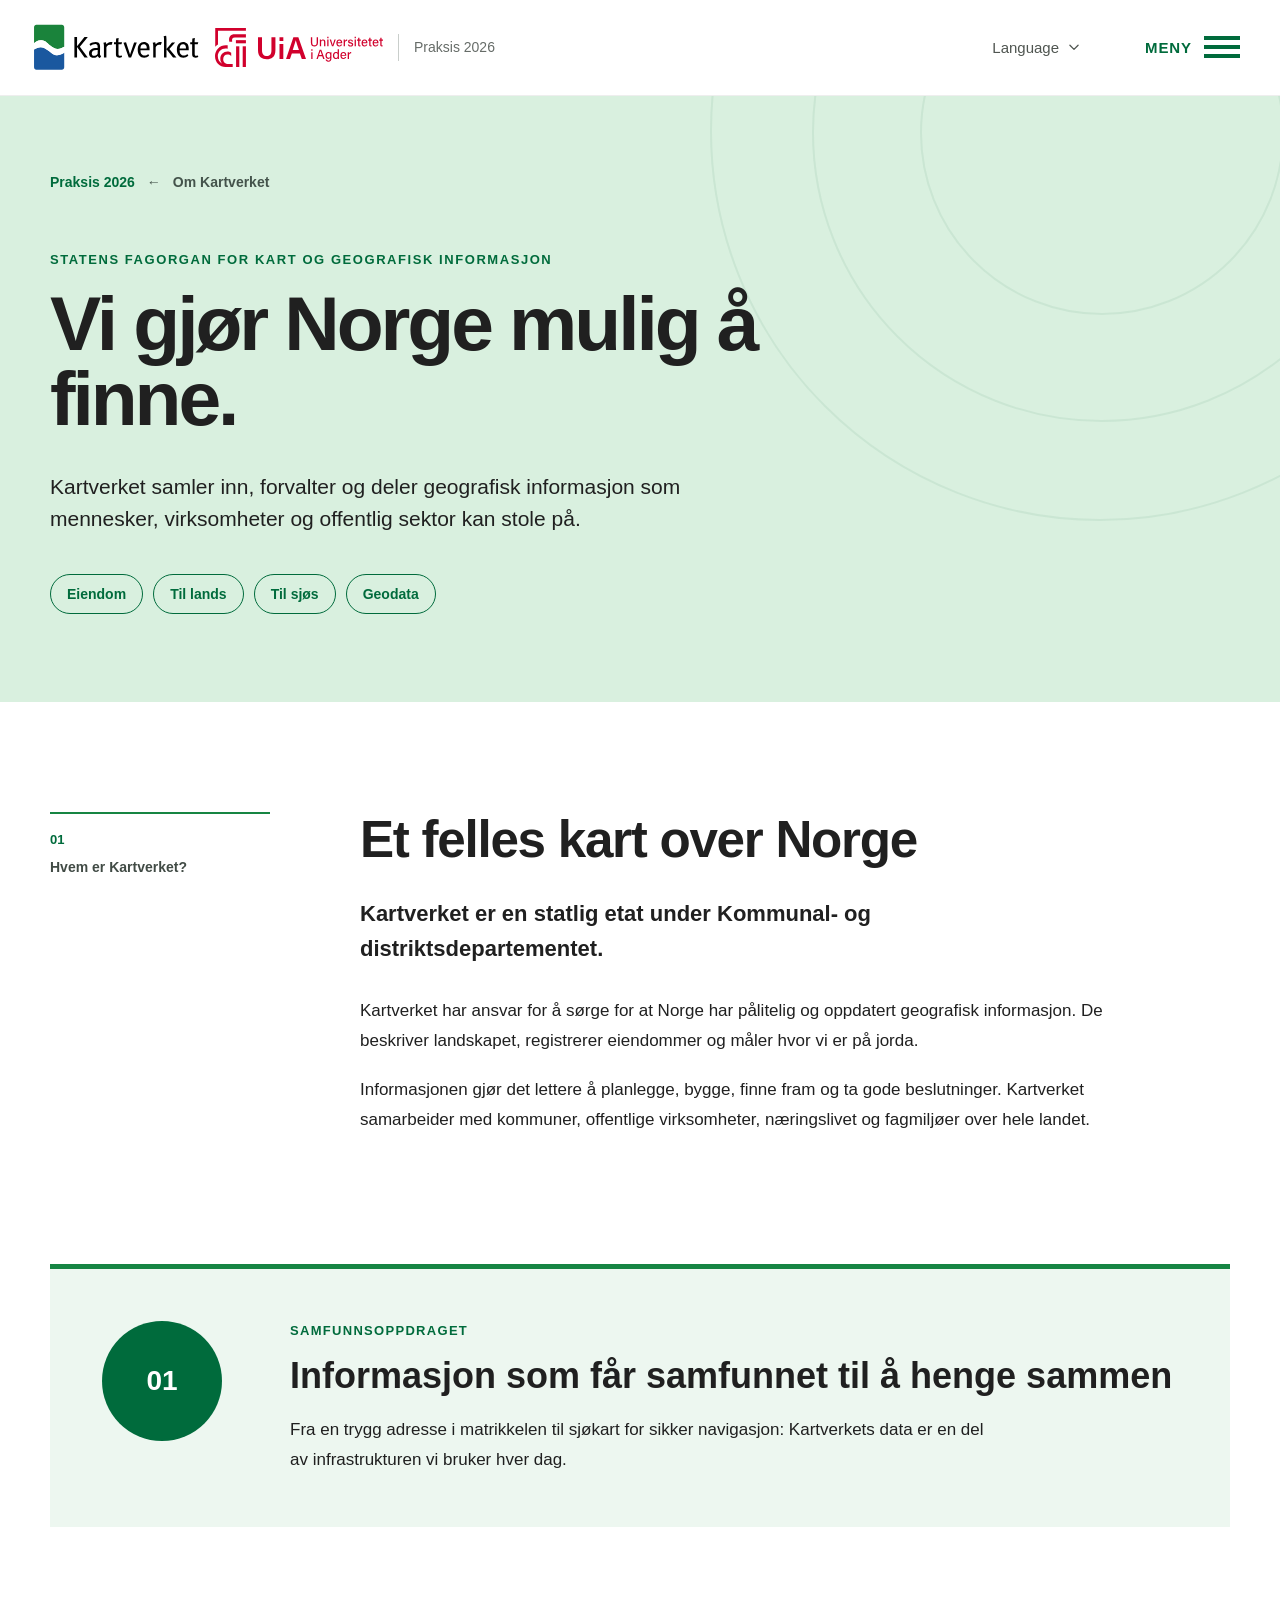
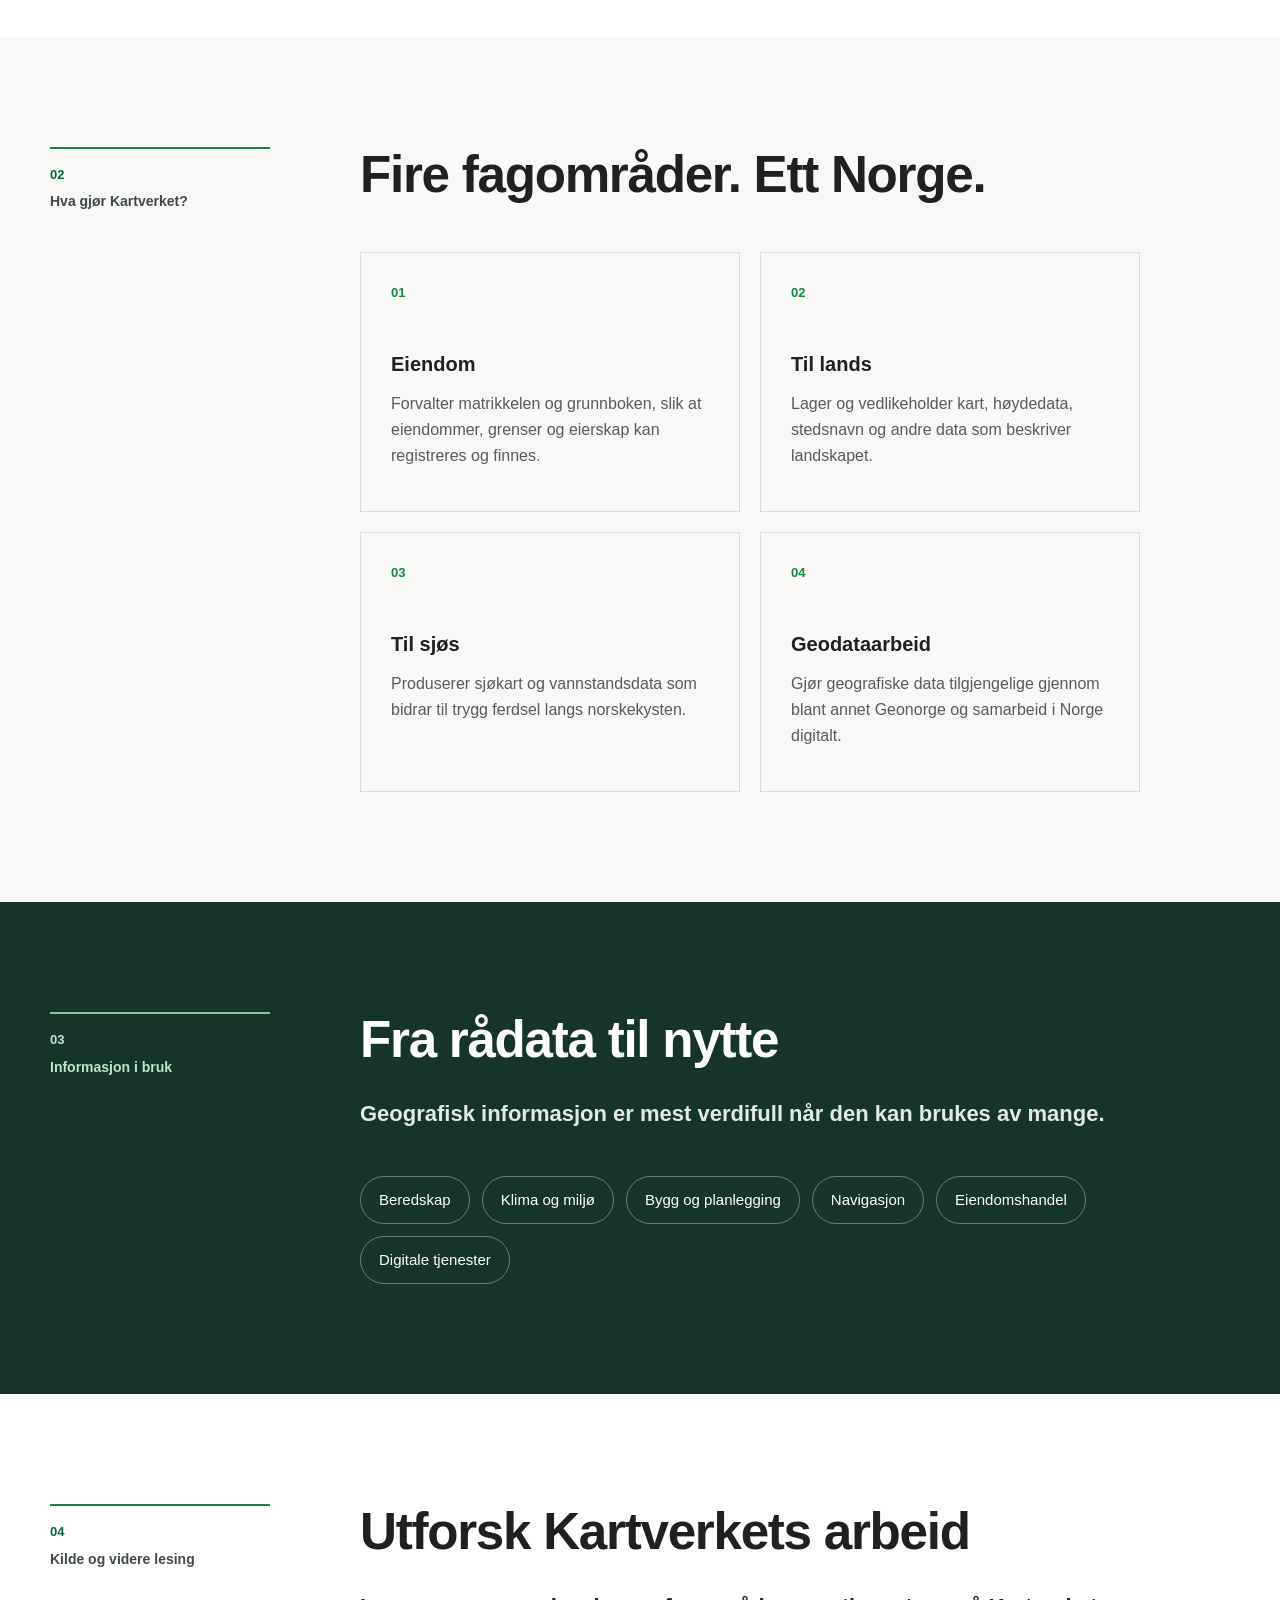
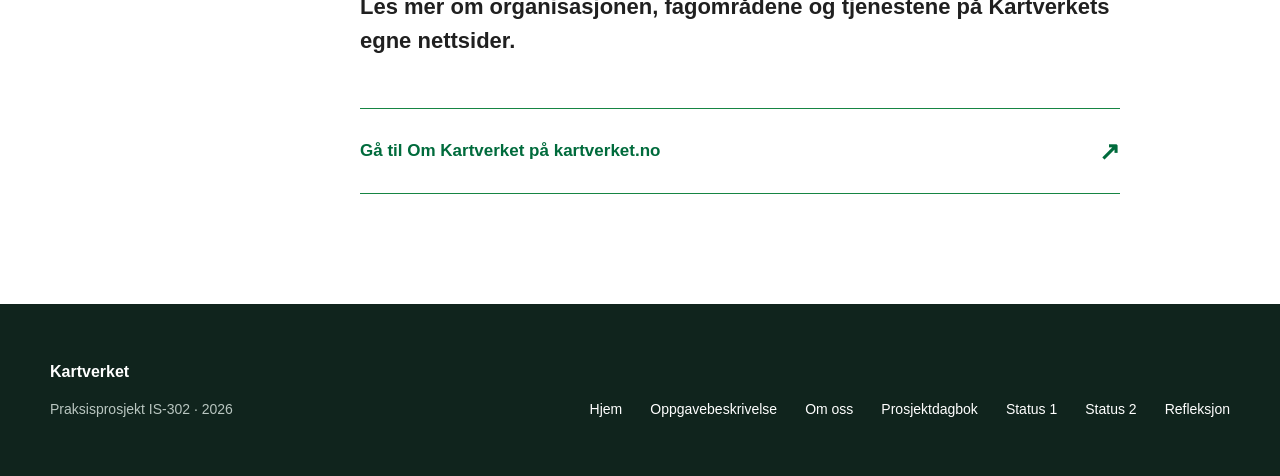
<file: View/omkartverket.html>
<!DOCTYPE html>
<html lang="no" data-title-en="About The Norwegian Mapping Authority | The Norwegian Mapping Authority Internship">
<head>
    <meta charset="UTF-8">
    <meta name="viewport" content="width=device-width, initial-scale=1.0">

    <title>Om Kartverket | Kartverket Praksis</title>

    <meta
        name="description"
        content="Informasjon om hvem Kartverket er, hva de gjør og hvordan geografisk informasjon brukes i Norge."
    >

    <link rel="stylesheet" href="css/global.css">
    <link rel="stylesheet" href="css/omkartverket.css">
</head>

<body>

    <!-- HEADER -->
    <header class="site-header">
        <div class="header-container">

            <a href="index.html" class="brand" aria-label="Gå til forsiden">
                <img src="../assets/images/kartverket-logo.svg" alt="Kartverket" class="kartverket-logo">
                <img src="../assets/images/uia-logo.svg" alt="Universitetet i Agder" class="uia-logo">
                <span class="brand-divider" aria-hidden="true"></span>
                <span class="brand-project" data-en="Internship 2026">Praksis 2026</span>
            </a>

            <div class="lang-switch">
                <button class="lang-button" type="button" aria-expanded="false" aria-controls="sprakmeny">
                    <span>Language</span>

                    <svg class="lang-caret" viewBox="0 0 24 24" fill="none" stroke="currentColor"
                        stroke-width="2.2" stroke-linecap="round" stroke-linejoin="round" aria-hidden="true">
                        <path d="m5 9 7 7 7-7"></path>
                    </svg>
                </button>

                <div class="lang-menu" id="sprakmeny" hidden>
                    <button type="button" data-lang="no">Norsk</button>
                    <button type="button" data-lang="en">English</button>
                </div>
            </div>

            <button class="menu-button" type="button" aria-label="Åpne meny" aria-expanded="false"
                aria-controls="hovedmeny">
                <span class="menu-text" data-en="MENU">MENY</span>

                <span class="menu-lines" aria-hidden="true">
                    <span></span>
                    <span></span>
                    <span></span>
                </span>
            </button>

        </div>
    </header>

    <main>
        <section class="hero">
            <div class="hero-pattern" aria-hidden="true"></div>
            <div class="content-container hero-content">
                <div class="breadcrumb">
                    <a href="index.html" data-en="Internship 2026">Praksis 2026</a>
                    <span aria-hidden="true">←</span>
                    <span data-en="About The Norwegian Mapping Authority">Om Kartverket</span>
                </div>

                <p class="eyebrow" data-en="The national agency for mapping and geographic information">Statens fagorgan for kart og geografisk informasjon</p>
                <h1 data-en="We make Norway possible to find.">Vi gjør Norge mulig å finne.</h1>
                <p class="hero-intro"
                    data-en="The Norwegian Mapping Authority collects, manages and shares geographic information that people, businesses and the public sector can rely on.">
                    Kartverket samler inn, forvalter og deler geografisk informasjon
                    som mennesker, virksomheter og offentlig sektor kan stole på.
                </p>

                <div class="hero-tags">
                    <span data-en="Property">Eiendom</span>
                    <span data-en="On land">Til lands</span>
                    <span data-en="At sea">Til sjøs</span>
                    <span>Geodata</span>
                </div>
            </div>
        </section>

        <section class="section" id="hvem">
            <div class="content-container two-column">
                <div class="section-label">
                    <span>01</span>
                    <p data-en="Who is The Norwegian Mapping Authority?">Hvem er Kartverket?</p>
                </div>

                <div class="section-content">
                    <h2 data-en="A shared map of Norway">Et felles kart over Norge</h2>
                    <p class="lead" data-en="The Norwegian Mapping Authority is a government agency under the Ministry of Local Government and Regional Development.">
                        Kartverket er en statlig etat under Kommunal- og distriktsdepartementet.
                    </p>
                    <p data-en="The Norwegian Mapping Authority is responsible for making sure Norway has reliable and up-to-date geographic information. They describe the landscape, register properties and measure where we are on Earth.">
                        Kartverket har ansvar for å sørge for at Norge har pålitelig og
                        oppdatert geografisk informasjon. De beskriver landskapet, registrerer
                        eiendommer og måler hvor vi er på jorda.
                    </p>
                    <p data-en="This information makes it easier to plan, build, find your way and make good decisions. The Norwegian Mapping Authority works together with municipalities, public bodies, businesses and professional communities across the country.">
                        Informasjonen gjør det lettere å planlegge, bygge, finne fram og ta
                        gode beslutninger. Kartverket samarbeider med kommuner, offentlige
                        virksomheter, næringslivet og fagmiljøer over hele landet.
                    </p>
                </div>
            </div>
        </section>

        <section class="highlight-section">
            <div class="content-container">
                <div class="highlight-box">
                    <div class="highlight-number">01</div>
                    <div class="highlight-content">
                        <p class="small-heading" data-en="The public mission">Samfunnsoppdraget</p>
                        <h2 data-en="Information that holds society together">Informasjon som får samfunnet til å henge sammen</h2>
                        <p data-en="From a reliable address in the cadastre to nautical charts for safe navigation: The Norwegian Mapping Authority&apos;s data is part of the infrastructure we use every day.">
                            Fra en trygg adresse i matrikkelen til sjøkart for sikker navigasjon:
                            Kartverkets data er en del av infrastrukturen vi bruker hver dag.
                        </p>
                    </div>
                </div>
            </div>
        </section>

        <section class="section section-soft" id="fagomrader">
            <div class="content-container two-column">
                <div class="section-label">
                    <span>02</span>
                    <p data-en="What does The Norwegian Mapping Authority do?">Hva gjør Kartverket?</p>
                </div>

                <div class="section-content">
                    <h2 data-en="Four areas of expertise. One Norway.">Fire fagområder. Ett Norge.</h2>
                    <div class="card-grid">
                        <article class="info-card">
                            <span class="card-number">01</span>
                            <h3 data-en="Property">Eiendom</h3>
                            <p data-en="Manages the cadastre and the land register, so that properties, boundaries and ownership can be registered and found.">Forvalter matrikkelen og grunnboken, slik at eiendommer, grenser og eierskap kan registreres og finnes.</p>
                        </article>
                        <article class="info-card">
                            <span class="card-number">02</span>
                            <h3 data-en="On land">Til lands</h3>
                            <p data-en="Creates and maintains maps, elevation data, place names and other data describing the landscape.">Lager og vedlikeholder kart, høydedata, stedsnavn og andre data som beskriver landskapet.</p>
                        </article>
                        <article class="info-card">
                            <span class="card-number">03</span>
                            <h3 data-en="At sea">Til sjøs</h3>
                            <p data-en="Produces nautical charts and water level data that support safe travel along the Norwegian coast.">Produserer sjøkart og vannstandsdata som bidrar til trygg ferdsel langs norskekysten.</p>
                        </article>
                        <article class="info-card">
                            <span class="card-number">04</span>
                            <h3 data-en="Geodata work">Geodataarbeid</h3>
                            <p data-en="Makes geographic data available through Geonorge and the Norway Digital collaboration, among others.">Gjør geografiske data tilgjengelige gjennom blant annet Geonorge og samarbeid i Norge digitalt.</p>
                        </article>
                    </div>
                </div>
            </div>
        </section>

        <section class="section dark-section" id="informasjon-i-bruk">
            <div class="content-container two-column">
                <div class="section-label dark-label">
                    <span>03</span>
                    <p data-en="Information in use">Informasjon i bruk</p>
                </div>

                <div class="section-content">
                    <h2 data-en="From raw data to real value">Fra rådata til nytte</h2>
                    <p class="lead" data-en="Geographic information is most valuable when many people can use it.">
                        Geografisk informasjon er mest verdifull når den kan brukes av mange.
                    </p>
                    <div class="pill-list">
                        <span data-en="Emergency preparedness">Beredskap</span>
                        <span data-en="Climate and environment">Klima og miljø</span>
                        <span data-en="Construction and planning">Bygg og planlegging</span>
                        <span data-en="Navigation">Navigasjon</span>
                        <span data-en="Property transactions">Eiendomshandel</span>
                        <span data-en="Digital services">Digitale tjenester</span>
                    </div>
                </div>
            </div>
        </section>

        <section class="section" id="kontakt">
            <div class="content-container two-column">
                <div class="section-label">
                    <span>04</span>
                    <p data-en="Sources and further reading">Kilde og videre lesing</p>
                </div>

                <div class="section-content">
                    <h2 data-en="Explore The Norwegian Mapping Authority&apos;s work">Utforsk Kartverkets arbeid</h2>
                    <p class="lead" data-en="Read more about the organisation, its areas of expertise and its services on Kartverket&apos;s own website.">
                        Les mer om organisasjonen, fagområdene og tjenestene på Kartverkets egne nettsider.
                    </p>
                    <a
                        href="https://www.kartverket.no/om-kartverket"
                        class="back-link"
                        target="_blank"
                        rel="noopener noreferrer"
                    >
                        <span data-en="Go to About The Norwegian Mapping Authority on kartverket.no">Gå til Om Kartverket på kartverket.no</span>
                        <span class="arrow">↗</span>
                    </a>
                </div>
            </div>
        </section>
    </main>

     <!-- FOOTER -->
    <footer>
        <div class="content-container footer-content">

            <div>
                <p class="footer-brand">Kartverket</p>
                <p data-en="Internship project IS-302 · 2026">Praksisprosjekt IS-302 · 2026</p>
            </div>

            <div class="footer-right">
                <a href="index.html" data-en="Home">Hjem</a>
                <a href="oppgavebeskrivelse.html" data-en="Assignment description">Oppgavebeskrivelse</a>
                <a href="om-oss.html" data-en="About us">Om oss</a>
                <a href="prosjektdagbok.html" data-en="Project diary">Prosjektdagbok</a>
                <a href="status1.html">Status 1</a>
                <a href="status2.html">Status 2</a>
                <a href="refleksjoner.html" data-en="Reflections">Refleksjon</a>
            </div>

        </div>
    </footer>



    <!-- MENYPANEL -->
    <div class="menu-overlay" hidden></div>

    <div class="menu-panel" id="hovedmeny" role="dialog" aria-modal="true" aria-label="Hovedmeny" hidden>

        <button class="menu-close" type="button" aria-label="Lukk meny">
            <svg viewBox="0 0 24 24" fill="none" stroke="currentColor" stroke-width="2.6"
                stroke-linecap="round" aria-hidden="true">
                <path d="M6 6l12 12M18 6L6 18"></path>
            </svg>
        </button>

        <nav class="menu-primary" aria-label="Hovedsider">

            <a href="index.html">
                <svg class="icon" viewBox="0 0 24 24" fill="none" stroke="currentColor" stroke-width="1.6"
                    stroke-linecap="round" stroke-linejoin="round" aria-hidden="true">
                    <path d="m3 9 9-7 9 7v11a2 2 0 0 1-2 2H5a2 2 0 0 1-2-2z"></path>
                    <polyline points="9 22 9 12 15 12 15 22"></polyline>
                </svg>

                <span data-en="Home">Hjem</span>

                <svg class="chevron" viewBox="0 0 24 24" fill="none" stroke="currentColor" stroke-width="2.4"
                    stroke-linecap="round" stroke-linejoin="round" aria-hidden="true">
                    <path d="m9 5 7 7-7 7"></path>
                </svg>
            </a>

            <a href="oppgavebeskrivelse.html">
                <svg class="icon" viewBox="0 0 24 24" fill="none" stroke="currentColor" stroke-width="1.6"
                    stroke-linecap="round" stroke-linejoin="round" aria-hidden="true">
                    <path d="M14 3H7a2 2 0 0 0-2 2v14a2 2 0 0 0 2 2h10a2 2 0 0 0 2-2V8z"></path>
                    <path d="M14 3v5h5"></path>
                    <path d="M9 13h6M9 17h6"></path>
                </svg>

                <span data-en="The Assignment">Oppgaven</span>

                <svg class="chevron" viewBox="0 0 24 24" fill="none" stroke="currentColor" stroke-width="2.4"
                    stroke-linecap="round" stroke-linejoin="round" aria-hidden="true">
                    <path d="m9 5 7 7-7 7"></path>
                </svg>
            </a>

            <a href="om-oss.html">
                <svg class="icon" viewBox="0 0 24 24" fill="none" stroke="currentColor" stroke-width="1.6"
                    stroke-linecap="round" stroke-linejoin="round" aria-hidden="true">
                    <path d="M16 20v-2a4 4 0 0 0-4-4H7a4 4 0 0 0-4 4v2"></path>
                    <circle cx="9.5" cy="7.2" r="3.2"></circle>
                    <path d="M21 20v-2a4 4 0 0 0-3-3.87"></path>
                    <path d="M15.6 4.4a3.2 3.2 0 0 1 0 5.6"></path>
                </svg>

                <span data-en="About Us">Om oss</span>

                <svg class="chevron" viewBox="0 0 24 24" fill="none" stroke="currentColor" stroke-width="2.4"
                    stroke-linecap="round" stroke-linejoin="round" aria-hidden="true">
                    <path d="m9 5 7 7-7 7"></path>
                </svg>
            </a>

            <a href="omkartverket.html" aria-current="page">
                <svg class="icon" viewBox="0 0 24 24" fill="none" stroke="currentColor" stroke-width="1.6"
                    stroke-linecap="round" stroke-linejoin="round" aria-hidden="true">
                    <path d="M9 4 3 6.5v13L9 17l6 2.5 6-2.5v-13L15 6.5 9 4z"></path>
                    <path d="M9 4v13M15 6.5v13"></path>
                </svg>

                <span data-en="About The Norwegian Mapping Authority">Om Kartverket</span>

                <svg class="chevron" viewBox="0 0 24 24" fill="none" stroke="currentColor" stroke-width="2.4"
                    stroke-linecap="round" stroke-linejoin="round" aria-hidden="true">
                    <path d="m9 5 7 7-7 7"></path>
                </svg>
            </a>

            <a href="prosjektdagbok.html">
                <svg class="icon" viewBox="0 0 24 24" fill="none" stroke="currentColor" stroke-width="1.6"
                    stroke-linecap="round" stroke-linejoin="round" aria-hidden="true">
                    <path d="M4 19.5v-15A2.5 2.5 0 0 1 6.5 2H20v20H6.5a2.5 2.5 0 0 1-2.5-2.5Z"></path>
                    <path d="M8 7h8M8 11h8M8 15h5"></path>
                </svg>

                <span data-en="Project Diary">Prosjektdagbok</span>

                <svg class="chevron" viewBox="0 0 24 24" fill="none" stroke="currentColor" stroke-width="2.4"
                    stroke-linecap="round" stroke-linejoin="round" aria-hidden="true">
                    <path d="m9 5 7 7-7 7"></path>
                </svg>
            </a>

            <div class="status-menu">

                <button class="status-menu-button" type="button" aria-expanded="false">
                    <svg class="icon" viewBox="0 0 24 24" fill="none" stroke="currentColor" stroke-width="1.6"
                        stroke-linecap="round" stroke-linejoin="round" aria-hidden="true">
                        <path d="M18 20V10M12 20V4M6 20v-6"></path>
                    </svg>

                    <span data-en="Status">Status</span>

                    <svg class="chevron status-chevron" viewBox="0 0 24 24" fill="none" stroke="currentColor"
                        stroke-width="2.4" stroke-linecap="round" stroke-linejoin="round" aria-hidden="true">
                        <path d="m9 5 7 7-7 7"></path>
                    </svg>
                </button>

                <div class="status-submenu" hidden>

                    <a href="status1.html">
                        <span>Status 1</span>

                        <svg class="chevron" viewBox="0 0 24 24" fill="none" stroke="currentColor" stroke-width="2.4"
                            stroke-linecap="round" stroke-linejoin="round" aria-hidden="true">
                            <path d="m9 5 7 7-7 7"></path>
                        </svg>
                    </a>

                    <a href="status2.html">
                        <span>Status 2</span>

                        <svg class="chevron" viewBox="0 0 24 24" fill="none" stroke="currentColor" stroke-width="2.4"
                            stroke-linecap="round" stroke-linejoin="round" aria-hidden="true">
                            <path d="m9 5 7 7-7 7"></path>
                        </svg>
                    </a>

                </div>

            </div>

            <a href="refleksjoner.html">
                <svg class="icon" viewBox="0 0 24 24" fill="none" stroke="currentColor" stroke-width="1.6"
                    stroke-linecap="round" stroke-linejoin="round" aria-hidden="true">
                    <path d="M15 14c.2-1 .7-1.7 1.5-2.5 1-1 1.5-2.2 1.5-3.5A6 6 0 0 0 6 8c0 1.3.5 2.5 1.5 3.5.8.8 1.3 1.5 1.5 2.5"></path>
                    <path d="M9 18h6M10 22h4"></path>
                </svg>

                <span data-en="Reflections">Refleksjon</span>

                <svg class="chevron" viewBox="0 0 24 24" fill="none" stroke="currentColor" stroke-width="2.4"
                    stroke-linecap="round" stroke-linejoin="round" aria-hidden="true">
                    <path d="m9 5 7 7-7 7"></path>
                </svg>
            </a>

        </nav>

        <nav class="menu-secondary" aria-label="Eksterne lenker">

            <a href="https://www.kartverket.no/" class="is-highlighted" target="_blank"
                rel="noopener noreferrer">
                kartverket.no
                <svg class="chevron" viewBox="0 0 24 24" fill="none" stroke="currentColor" stroke-width="2.4"
                    stroke-linecap="round" stroke-linejoin="round" aria-hidden="true">
                    <path d="m9 5 7 7-7 7"></path>
                </svg>
            </a>

        </nav>

    </div>


    <script src="js/site.js"></script>

</body>
</html>
</file>
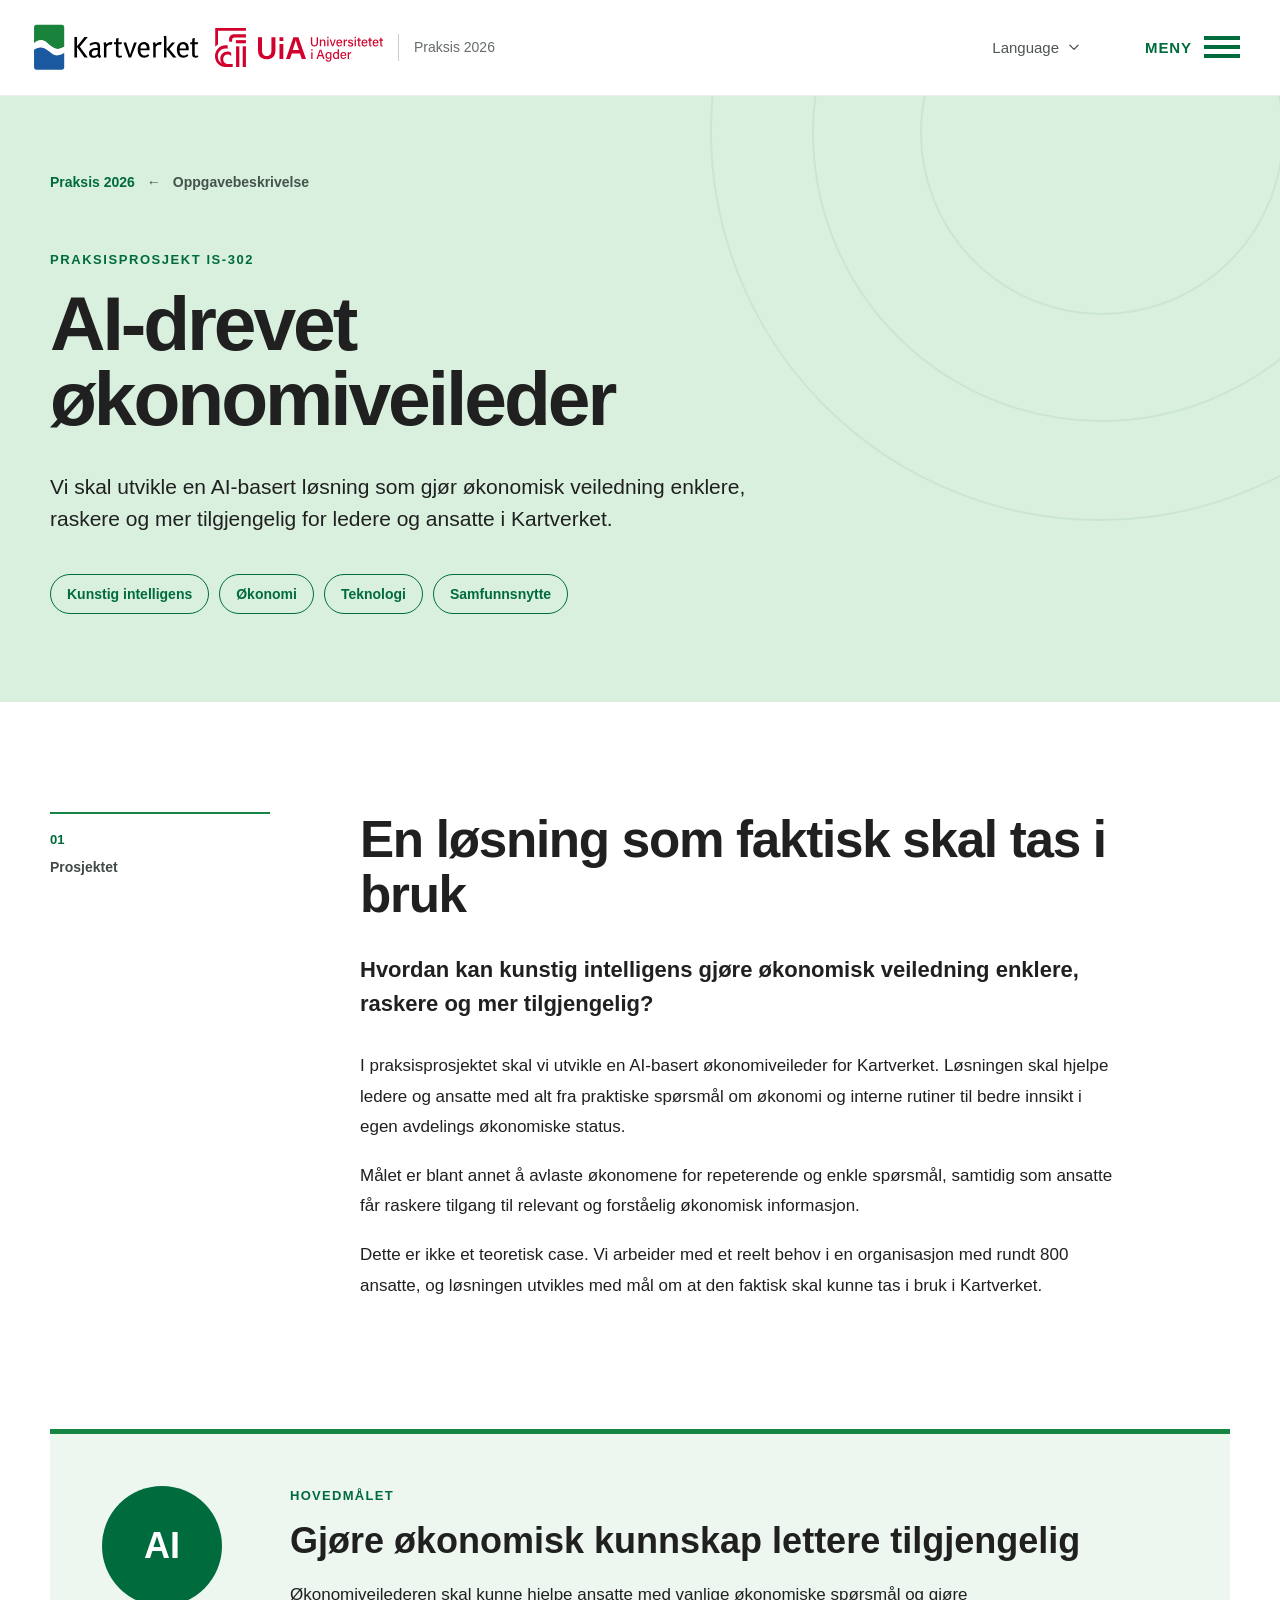
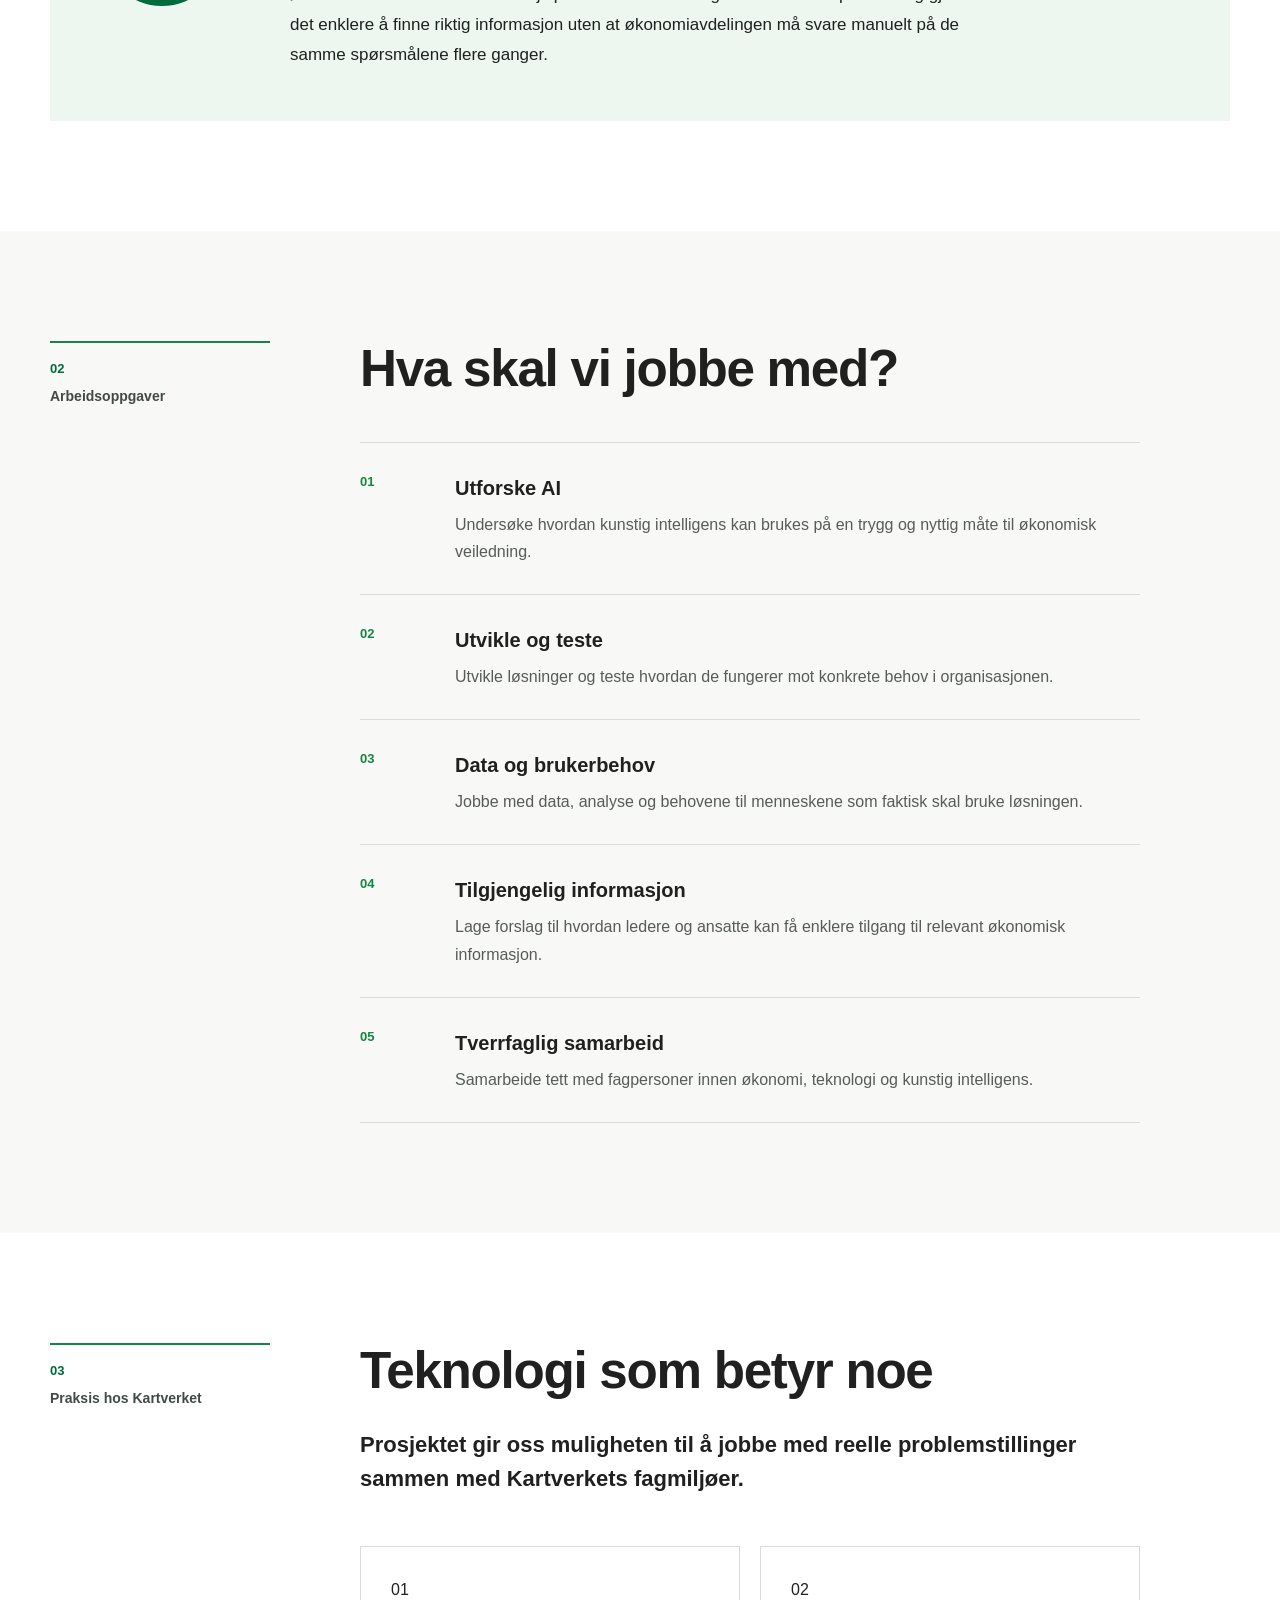
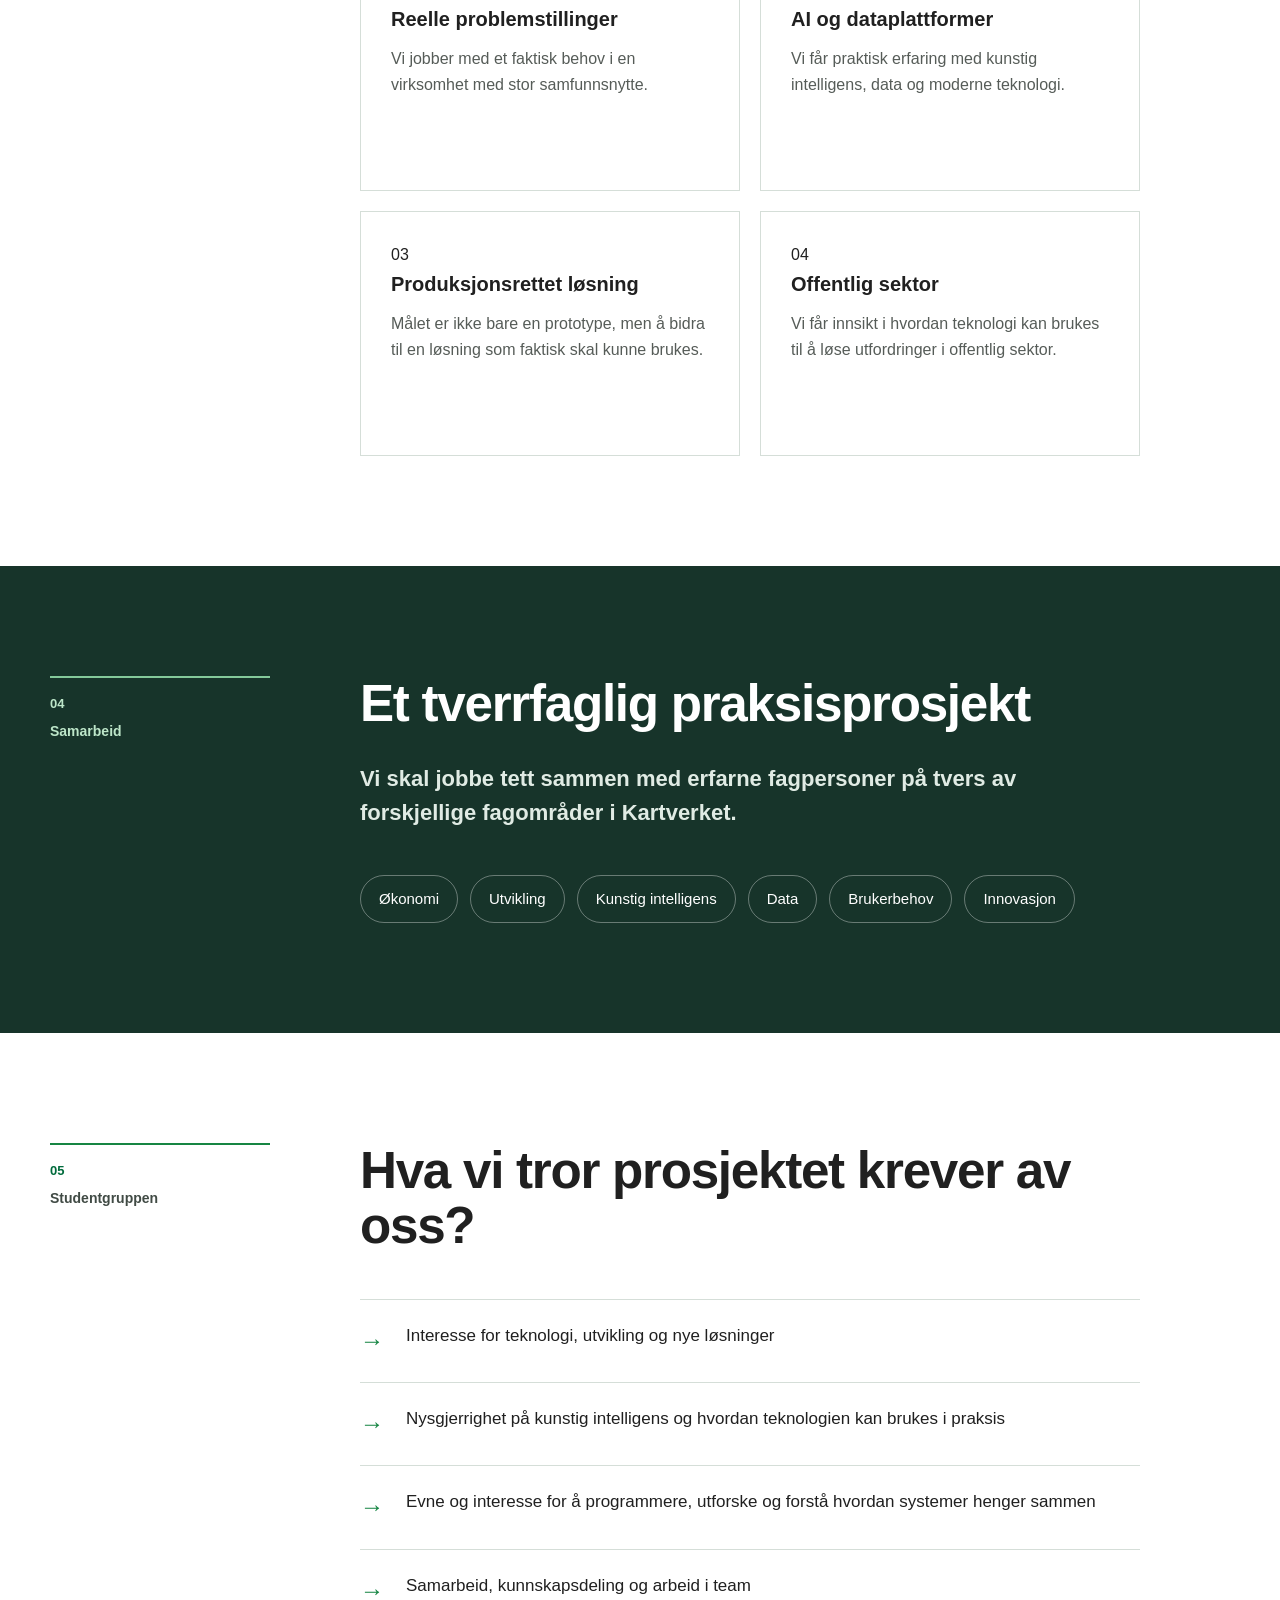
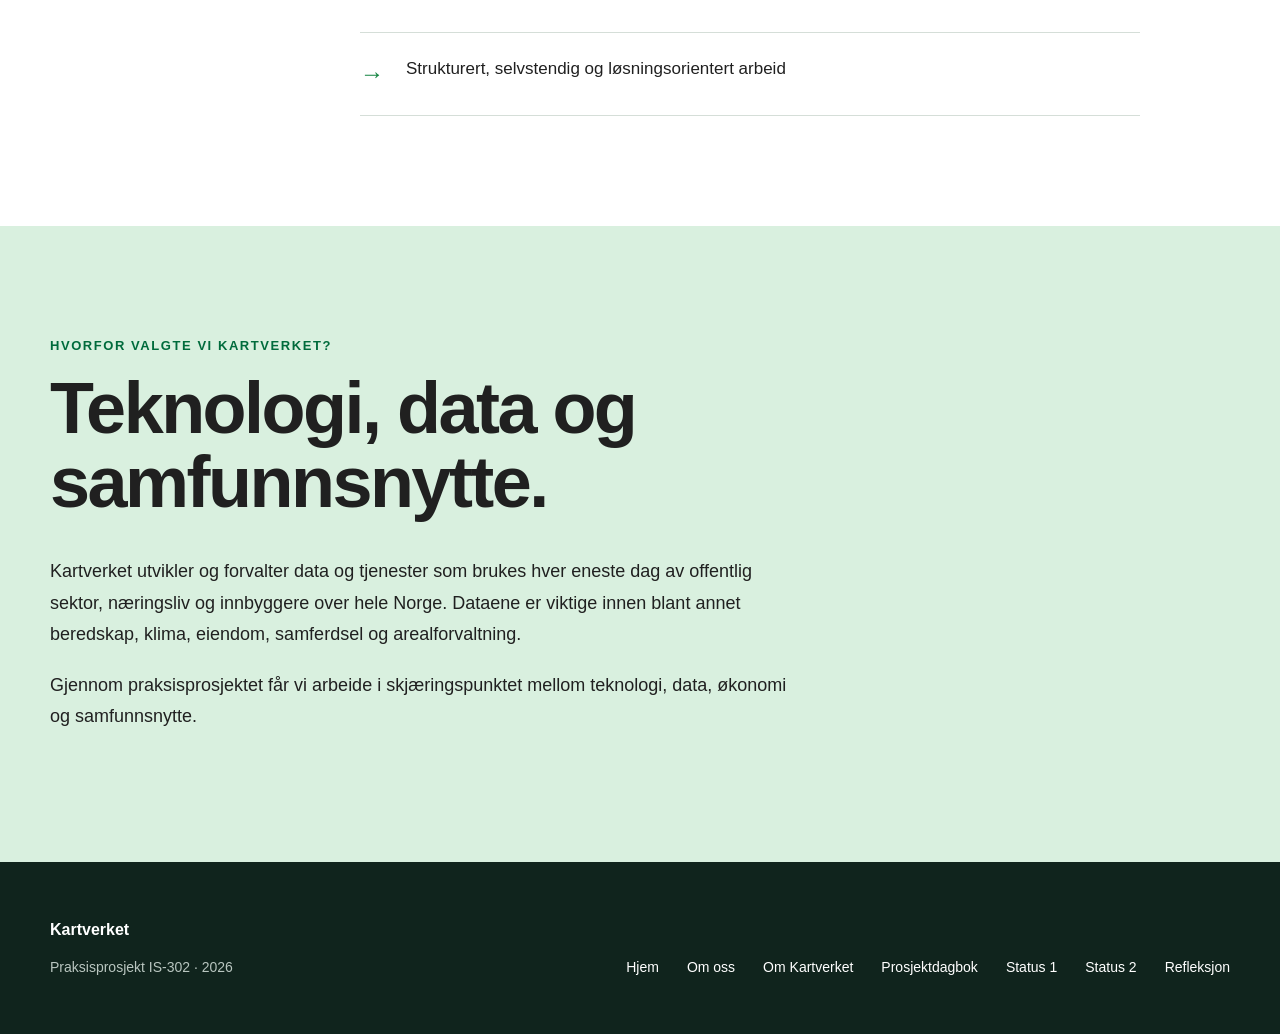
<file: View/oppgavebeskrivelse.html>
<!DOCTYPE html>
<html lang="no" data-title-en="Assignment description | Kartverket Internship">
<head>
    <meta charset="UTF-8">
    <meta name="viewport" content="width=device-width, initial-scale=1.0">

    <title>Oppgavebeskrivelse | Kartverket Praksis</title>

    <meta
        name="description"
        content="Praksisprosjekt IS-302: Utvikling av en AI-drevet økonomiveileder for Kartverket."
    >

    <link rel="stylesheet" href="css/global.css">
    <link rel="stylesheet" href="css/oppgavebeskrivelse.css">
</head>

<body>

   <!-- HEADER -->
    <header class="site-header">
        <div class="header-container">

            <a href="index.html" class="brand" aria-label="Gå til forsiden">
                <img src="../assets/images/kartverket-logo.svg" alt="Kartverket" class="kartverket-logo">
                <img src="../assets/images/uia-logo.svg" alt="Universitetet i Agder" class="uia-logo">
                <span class="brand-divider" aria-hidden="true"></span>
                <span class="brand-project" data-en="Internship 2026">Praksis 2026</span>
            </a>

            <div class="lang-switch">
                <button class="lang-button" type="button" aria-expanded="false" aria-controls="sprakmeny">
                    <span>Language</span>

                    <svg class="lang-caret" viewBox="0 0 24 24" fill="none" stroke="currentColor"
                        stroke-width="2.2" stroke-linecap="round" stroke-linejoin="round" aria-hidden="true">
                        <path d="m5 9 7 7 7-7"></path>
                    </svg>
                </button>

                <div class="lang-menu" id="sprakmeny" hidden>
                    <button type="button" data-lang="no">Norsk</button>
                    <button type="button" data-lang="en">English</button>
                </div>
            </div>

            <button class="menu-button" type="button" aria-label="Åpne meny" aria-expanded="false"
                aria-controls="hovedmeny">
                <span class="menu-text" data-en="MENU">MENY</span>

                <span class="menu-lines" aria-hidden="true">
                    <span></span>
                    <span></span>
                    <span></span>
                </span>
            </button>

        </div>
    </header>



    <main>

        <!-- HERO -->
        <section class="hero">
            <div class="hero-pattern" aria-hidden="true"></div>

            <div class="content-container hero-content">

                <div class="breadcrumb">
                    <a href="index.html" data-en="Internship 2026">Praksis 2026</a>
                    <span aria-hidden="true">←</span>
                    <span data-en="Assignment description">Oppgavebeskrivelse</span>
                </div>

                <p class="eyebrow" data-en="Internship project IS-302">Praksisprosjekt IS-302</p>

                <h1 data-en="AI-powered financial adviser">
                    AI-drevet økonomiveileder
                </h1>

                <p class="hero-intro"
                    data-en="We are developing an AI-based solution that makes financial guidance simpler, faster and more accessible for managers and employees at Kartverket.">
                    Vi skal utvikle en AI-basert løsning som gjør økonomisk
                    veiledning enklere, raskere og mer tilgjengelig for
                    ledere og ansatte i Kartverket.
                </p>

                <div class="hero-tags">
                    <span data-en="Artificial intelligence">Kunstig intelligens</span>
                    <span data-en="Finance">Økonomi</span>
                    <span data-en="Technology">Teknologi</span>
                    <span data-en="Public value">Samfunnsnytte</span>
                </div>

            </div>
        </section>


        <!-- INTRO -->
        <section class="section" id="prosjektet">
            <div class="content-container two-column">

                <div class="section-label">
                    <span>01</span>
                    <p data-en="The project">Prosjektet</p>
                </div>

                <div class="section-content">

                    <h2 data-en="A solution that will actually be put to use">
                        En løsning som faktisk skal tas i bruk
                    </h2>

                    <p class="lead" data-en="How can artificial intelligence make financial guidance simpler, faster and more accessible?">
                        Hvordan kan kunstig intelligens gjøre økonomisk
                        veiledning enklere, raskere og mer tilgjengelig?
                    </p>

                    <p data-en="In the internship project we will develop an AI-based financial adviser for The Norwegian Mapping Authority. The solution will help managers and employees with everything from practical questions about finances and internal routines to better insight into their own department&apos;s financial status.">
                        I praksisprosjektet skal vi utvikle en AI-basert
                        økonomiveileder for Kartverket. Løsningen skal hjelpe
                        ledere og ansatte med alt fra praktiske spørsmål om
                        økonomi og interne rutiner til bedre innsikt i egen
                        avdelings økonomiske status.
                    </p>

                    <p data-en="One of the goals is to relieve the finance staff of repetitive and simple questions, while giving employees faster access to relevant and understandable financial information.">
                        Målet er blant annet å avlaste økonomene for
                        repeterende og enkle spørsmål, samtidig som ansatte
                        får raskere tilgang til relevant og forståelig
                        økonomisk informasjon.
                    </p>

                    <p data-en="This is not a theoretical case. We are working with a real need in an organisation of around 800 employees, and the solution is being built with the aim of actually being used at Kartverket.">
                        Dette er ikke et teoretisk case. Vi arbeider med et
                        reelt behov i en organisasjon med rundt 800 ansatte,
                        og løsningen utvikles med mål om at den faktisk skal
                        kunne tas i bruk i Kartverket.
                    </p>

                </div>
            </div>
        </section>


        <!-- HIGHLIGHT -->
        <section class="highlight-section">
            <div class="content-container">

                <div class="highlight-box">

                    <div class="highlight-number">
                        AI
                    </div>

                    <div class="highlight-content">
                        <p class="small-heading" data-en="The main goal">Hovedmålet</p>

                        <h2 data-en="Making financial knowledge easier to access">
                            Gjøre økonomisk kunnskap lettere tilgjengelig
                        </h2>

                        <p data-en="The financial adviser will help employees with common financial questions and make it easier to find the right information, without the finance department having to answer the same questions manually again and again.">
                            Økonomiveilederen skal kunne hjelpe ansatte med
                            vanlige økonomiske spørsmål og gjøre det enklere
                            å finne riktig informasjon uten at økonomiavdelingen
                            må svare manuelt på de samme spørsmålene flere ganger.
                        </p>
                    </div>

                </div>
            </div>
        </section>


        <!-- WHAT WE WILL DO -->
        <section class="section section-soft" id="arbeidsoppgaver">
            <div class="content-container two-column">

                <div class="section-label">
                    <span>02</span>
                    <p data-en="Tasks">Arbeidsoppgaver</p>
                </div>

                <div class="section-content">

                    <h2 data-en="What will we work on?">Hva skal vi jobbe med?</h2>

                    <div class="task-list">

                        <article class="task-item">
                            <span class="task-number">01</span>
                            <div>
                                <h3 data-en="Exploring AI">Utforske AI</h3>
                                <p data-en="Investigating how artificial intelligence can be used safely and usefully for financial guidance.">
                                    Undersøke hvordan kunstig intelligens kan
                                    brukes på en trygg og nyttig måte til
                                    økonomisk veiledning.
                                </p>
                            </div>
                        </article>

                        <article class="task-item">
                            <span class="task-number">02</span>
                            <div>
                                <h3 data-en="Building and testing">Utvikle og teste</h3>
                                <p data-en="Developing solutions and testing how they work against concrete needs in the organisation.">
                                    Utvikle løsninger og teste hvordan de
                                    fungerer mot konkrete behov i organisasjonen.
                                </p>
                            </div>
                        </article>

                        <article class="task-item">
                            <span class="task-number">03</span>
                            <div>
                                <h3 data-en="Data and user needs">Data og brukerbehov</h3>
                                <p data-en="Working with data, analysis and the needs of the people who will actually use the solution.">
                                    Jobbe med data, analyse og behovene til
                                    menneskene som faktisk skal bruke løsningen.
                                </p>
                            </div>
                        </article>

                        <article class="task-item">
                            <span class="task-number">04</span>
                            <div>
                                <h3 data-en="Accessible information">Tilgjengelig informasjon</h3>
                                <p data-en="Proposing ways for managers and employees to gain easier access to relevant financial information.">
                                    Lage forslag til hvordan ledere og ansatte
                                    kan få enklere tilgang til relevant
                                    økonomisk informasjon.
                                </p>
                            </div>
                        </article>

                        <article class="task-item">
                            <span class="task-number">05</span>
                            <div>
                                <h3 data-en="Interdisciplinary collaboration">Tverrfaglig samarbeid</h3>
                                <p data-en="Working closely with specialists in finance, technology and artificial intelligence.">
                                    Samarbeide tett med fagpersoner innen
                                    økonomi, teknologi og kunstig intelligens.
                                </p>
                            </div>
                        </article>

                    </div>

                </div>
            </div>
        </section>


        <!-- WHAT WE GET -->
        <section class="section" id="praksis">
            <div class="content-container two-column">

                <div class="section-label">
                    <span>03</span>
                    <p data-en="Internship at The Norwegian Mapping Authority">Praksis hos Kartverket</p>
                </div>

                <div class="section-content">

                    <h2 data-en="Technology that matters">
                        Teknologi som betyr noe
                    </h2>

                    <p class="lead" data-en="The project gives us the opportunity to work on real problems together with Kartverket&apos;s professional communities.">
                        Prosjektet gir oss muligheten til å jobbe med reelle
                        problemstillinger sammen med Kartverkets fagmiljøer.
                    </p>

                    <div class="card-grid">

                        <article class="info-card">
                            <div class="card-icon">01</div>
                            <h3 data-en="Real problems">Reelle problemstillinger</h3>
                            <p data-en="We are working on an actual need in an organisation of great public value.">
                                Vi jobber med et faktisk behov i en virksomhet
                                med stor samfunnsnytte.
                            </p>
                        </article>

                        <article class="info-card">
                            <div class="card-icon">02</div>
                            <h3 data-en="AI and data platforms">AI og dataplattformer</h3>
                            <p data-en="We gain practical experience with artificial intelligence, data and modern technology.">
                                Vi får praktisk erfaring med kunstig
                                intelligens, data og moderne teknologi.
                            </p>
                        </article>

                        <article class="info-card">
                            <div class="card-icon">03</div>
                            <h3 data-en="A production-ready solution">Produksjonsrettet løsning</h3>
                            <p data-en="The goal is not just a prototype, but to contribute to a solution that can actually be used.">
                                Målet er ikke bare en prototype, men å bidra
                                til en løsning som faktisk skal kunne brukes.
                            </p>
                        </article>

                        <article class="info-card">
                            <div class="card-icon">04</div>
                            <h3 data-en="The public sector">Offentlig sektor</h3>
                            <p data-en="We gain insight into how technology can be used to solve challenges in the public sector.">
                                Vi får innsikt i hvordan teknologi kan brukes
                                til å løse utfordringer i offentlig sektor.
                            </p>
                        </article>

                    </div>

                </div>
            </div>
        </section>


        <!-- TEAM -->
        <section class="section dark-section">
            <div class="content-container two-column">

                <div class="section-label dark-label">
                    <span>04</span>
                    <p data-en="Collaboration">Samarbeid</p>
                </div>

                <div class="section-content">

                    <h2 data-en="An interdisciplinary internship project">
                        Et tverrfaglig praksisprosjekt
                    </h2>

                    <p class="lead" data-en="We will work closely with experienced professionals across different areas of expertise at Kartverket.">
                        Vi skal jobbe tett sammen med erfarne
                        fagpersoner på tvers av forskjellige fagområder i Kartverket.
                    </p>

                    <div class="pill-list">
                        <span data-en="Finance">Økonomi</span>
                        <span data-en="Development">Utvikling</span>
                        <span data-en="Artificial intelligence">Kunstig intelligens</span>
                        <span>Data</span>
                        <span data-en="User needs">Brukerbehov</span>
                        <span data-en="Innovation">Innovasjon</span>
                    </div>

                </div>
            </div>
        </section>


        <!-- WHO -->
        <section class="section" id="studentgruppen">
            <div class="content-container two-column">

                <div class="section-label">
                    <span>05</span>
                    <p data-en="The student group">Studentgruppen</p>
                </div>

                <div class="section-content">

                    <h2 data-en="What we think the project requires of us">Hva vi tror prosjektet krever av oss?</h2>

                    <div class="check-list">

                        <div class="check-item">
                            <span>→</span>
                            <p data-en="An interest in technology, development and new solutions">
                                Interesse for teknologi, utvikling og nye løsninger
                            </p>
                        </div>

                        <div class="check-item">
                            <span>→</span>
                            <p data-en="Curiosity about artificial intelligence and how the technology can be used in practice">
                                Nysgjerrighet på kunstig intelligens og hvordan
                                teknologien kan brukes i praksis
                            </p>
                        </div>

                        <div class="check-item">
                            <span>→</span>
                            <p data-en="The ability and interest to program, explore and understand how systems fit together">
                                Evne og interesse for å programmere, utforske
                                og forstå hvordan systemer henger sammen
                            </p>
                        </div>

                        <div class="check-item">
                            <span>→</span>
                            <p data-en="Collaboration, knowledge sharing and teamwork">
                                Samarbeid, kunnskapsdeling og arbeid i team
                            </p>
                        </div>

                        <div class="check-item">
                            <span>→</span>
                            <p data-en="Structured, independent and solution-oriented work">
                                Strukturert, selvstendig og løsningsorientert arbeid
                            </p>
                        </div>

                    </div>

                </div>
            </div>
        </section>


        <!-- WHY -->
        <section class="why-section">
            <div class="content-container">

                <p class="eyebrow" data-en="Why did we choose The Norwegian Mapping Authority?">Hvorfor valgte vi Kartverket?</p>

                <h2 data-en="Technology, data and public value.">
                    Teknologi, data og samfunnsnytte.
                </h2>

                <p data-en="Kartverket develops and manages data and services used every single day by the public sector, businesses and residents across Norway. The data matters for emergency preparedness, climate, property, transport and land management, among other things.">
                    Kartverket utvikler og forvalter data og tjenester som
                    brukes hver eneste dag av offentlig sektor, næringsliv og
                    innbyggere over hele Norge. Dataene er viktige innen blant
                    annet beredskap, klima, eiendom, samferdsel og
                    arealforvaltning.
                </p>

                <p data-en="Through the internship project we get to work at the intersection of technology, data, finance and public value.">
                    Gjennom praksisprosjektet får vi arbeide i skjæringspunktet
                    mellom teknologi, data, økonomi og samfunnsnytte.
                </p>

            </div>
        </section>

    </main>


    <!-- FOOTER -->
    <footer>
        <div class="content-container footer-content">

            <div>
                <p class="footer-brand">Kartverket</p>
                <p data-en="Internship project IS-302 · 2026">Praksisprosjekt IS-302 · 2026</p>
            </div>

            <div class="footer-right">
                <a href="index.html" data-en="Home">Hjem</a>
                <a href="om-oss.html" data-en="About us">Om oss</a>
                <a href="omkartverket.html" data-en="About The Norwegian Mapping Authority">Om Kartverket</a>
                <a href="prosjektdagbok.html" data-en="Project diary">Prosjektdagbok</a>
                <a href="status1.html">Status 1</a>
                <a href="status2.html">Status 2</a>
                <a href="refleksjoner.html" data-en="Reflections">Refleksjon</a>
            </div>

        </div>
    </footer>




    <!-- MENYPANEL -->
    <div class="menu-overlay" hidden></div>

    <div class="menu-panel" id="hovedmeny" role="dialog" aria-modal="true" aria-label="Hovedmeny" hidden>

        <button class="menu-close" type="button" aria-label="Lukk meny">
            <svg viewBox="0 0 24 24" fill="none" stroke="currentColor" stroke-width="2.6"
                stroke-linecap="round" aria-hidden="true">
                <path d="M6 6l12 12M18 6L6 18"></path>
            </svg>
        </button>

        <nav class="menu-primary" aria-label="Hovedsider">

            <a href="index.html">
                <svg class="icon" viewBox="0 0 24 24" fill="none" stroke="currentColor" stroke-width="1.6"
                    stroke-linecap="round" stroke-linejoin="round" aria-hidden="true">
                    <path d="m3 9 9-7 9 7v11a2 2 0 0 1-2 2H5a2 2 0 0 1-2-2z"></path>
                    <polyline points="9 22 9 12 15 12 15 22"></polyline>
                </svg>

                <span data-en="Home">Hjem</span>

                <svg class="chevron" viewBox="0 0 24 24" fill="none" stroke="currentColor" stroke-width="2.4"
                    stroke-linecap="round" stroke-linejoin="round" aria-hidden="true">
                    <path d="m9 5 7 7-7 7"></path>
                </svg>
            </a>

            <a href="oppgavebeskrivelse.html" aria-current="page">
                <svg class="icon" viewBox="0 0 24 24" fill="none" stroke="currentColor" stroke-width="1.6"
                    stroke-linecap="round" stroke-linejoin="round" aria-hidden="true">
                    <path d="M14 3H7a2 2 0 0 0-2 2v14a2 2 0 0 0 2 2h10a2 2 0 0 0 2-2V8z"></path>
                    <path d="M14 3v5h5"></path>
                    <path d="M9 13h6M9 17h6"></path>
                </svg>

                <span data-en="The Assignment">Oppgaven</span>

                <svg class="chevron" viewBox="0 0 24 24" fill="none" stroke="currentColor" stroke-width="2.4"
                    stroke-linecap="round" stroke-linejoin="round" aria-hidden="true">
                    <path d="m9 5 7 7-7 7"></path>
                </svg>
            </a>

            <a href="om-oss.html">
                <svg class="icon" viewBox="0 0 24 24" fill="none" stroke="currentColor" stroke-width="1.6"
                    stroke-linecap="round" stroke-linejoin="round" aria-hidden="true">
                    <path d="M16 20v-2a4 4 0 0 0-4-4H7a4 4 0 0 0-4 4v2"></path>
                    <circle cx="9.5" cy="7.2" r="3.2"></circle>
                    <path d="M21 20v-2a4 4 0 0 0-3-3.87"></path>
                    <path d="M15.6 4.4a3.2 3.2 0 0 1 0 5.6"></path>
                </svg>

                <span data-en="About Us">Om oss</span>

                <svg class="chevron" viewBox="0 0 24 24" fill="none" stroke="currentColor" stroke-width="2.4"
                    stroke-linecap="round" stroke-linejoin="round" aria-hidden="true">
                    <path d="m9 5 7 7-7 7"></path>
                </svg>
            </a>

            <a href="omkartverket.html">
                <svg class="icon" viewBox="0 0 24 24" fill="none" stroke="currentColor" stroke-width="1.6"
                    stroke-linecap="round" stroke-linejoin="round" aria-hidden="true">
                    <path d="M9 4 3 6.5v13L9 17l6 2.5 6-2.5v-13L15 6.5 9 4z"></path>
                    <path d="M9 4v13M15 6.5v13"></path>
                </svg>

                <span data-en="About The Norwegian Mapping Authority">Om Kartverket</span>

                <svg class="chevron" viewBox="0 0 24 24" fill="none" stroke="currentColor" stroke-width="2.4"
                    stroke-linecap="round" stroke-linejoin="round" aria-hidden="true">
                    <path d="m9 5 7 7-7 7"></path>
                </svg>
            </a>

            <a href="prosjektdagbok.html">
                <svg class="icon" viewBox="0 0 24 24" fill="none" stroke="currentColor" stroke-width="1.6"
                    stroke-linecap="round" stroke-linejoin="round" aria-hidden="true">
                    <path d="M4 19.5v-15A2.5 2.5 0 0 1 6.5 2H20v20H6.5a2.5 2.5 0 0 1-2.5-2.5Z"></path>
                    <path d="M8 7h8M8 11h8M8 15h5"></path>
                </svg>

                <span data-en="Project Diary">Prosjektdagbok</span>

                <svg class="chevron" viewBox="0 0 24 24" fill="none" stroke="currentColor" stroke-width="2.4"
                    stroke-linecap="round" stroke-linejoin="round" aria-hidden="true">
                    <path d="m9 5 7 7-7 7"></path>
                </svg>
            </a>

            <div class="status-menu">

                <button class="status-menu-button" type="button" aria-expanded="false">
                    <svg class="icon" viewBox="0 0 24 24" fill="none" stroke="currentColor" stroke-width="1.6"
                        stroke-linecap="round" stroke-linejoin="round" aria-hidden="true">
                        <path d="M18 20V10M12 20V4M6 20v-6"></path>
                    </svg>

                    <span data-en="Status">Status</span>

                    <svg class="chevron status-chevron" viewBox="0 0 24 24" fill="none" stroke="currentColor"
                        stroke-width="2.4" stroke-linecap="round" stroke-linejoin="round" aria-hidden="true">
                        <path d="m9 5 7 7-7 7"></path>
                    </svg>
                </button>

                <div class="status-submenu" hidden>

                    <a href="status1.html">
                        <span>Status 1</span>

                        <svg class="chevron" viewBox="0 0 24 24" fill="none" stroke="currentColor" stroke-width="2.4"
                            stroke-linecap="round" stroke-linejoin="round" aria-hidden="true">
                            <path d="m9 5 7 7-7 7"></path>
                        </svg>
                    </a>

                    <a href="status2.html">
                        <span>Status 2</span>

                        <svg class="chevron" viewBox="0 0 24 24" fill="none" stroke="currentColor" stroke-width="2.4"
                            stroke-linecap="round" stroke-linejoin="round" aria-hidden="true">
                            <path d="m9 5 7 7-7 7"></path>
                        </svg>
                    </a>

                </div>

            </div>

            <a href="refleksjoner.html">
                <svg class="icon" viewBox="0 0 24 24" fill="none" stroke="currentColor" stroke-width="1.6"
                    stroke-linecap="round" stroke-linejoin="round" aria-hidden="true">
                    <path d="M15 14c.2-1 .7-1.7 1.5-2.5 1-1 1.5-2.2 1.5-3.5A6 6 0 0 0 6 8c0 1.3.5 2.5 1.5 3.5.8.8 1.3 1.5 1.5 2.5"></path>
                    <path d="M9 18h6M10 22h4"></path>
                </svg>

                <span data-en="Reflections">Refleksjon</span>

                <svg class="chevron" viewBox="0 0 24 24" fill="none" stroke="currentColor" stroke-width="2.4"
                    stroke-linecap="round" stroke-linejoin="round" aria-hidden="true">
                    <path d="m9 5 7 7-7 7"></path>
                </svg>
            </a>

        </nav>

        <nav class="menu-secondary" aria-label="Eksterne lenker">

            <a href="https://www.kartverket.no/" class="is-highlighted" target="_blank"
                rel="noopener noreferrer">
                kartverket.no
                <svg class="chevron" viewBox="0 0 24 24" fill="none" stroke="currentColor" stroke-width="2.4"
                    stroke-linecap="round" stroke-linejoin="round" aria-hidden="true">
                    <path d="m9 5 7 7-7 7"></path>
                </svg>
            </a>

        </nav>

    </div>


    <script src="js/site.js"></script>

</body>
</html>
</file>
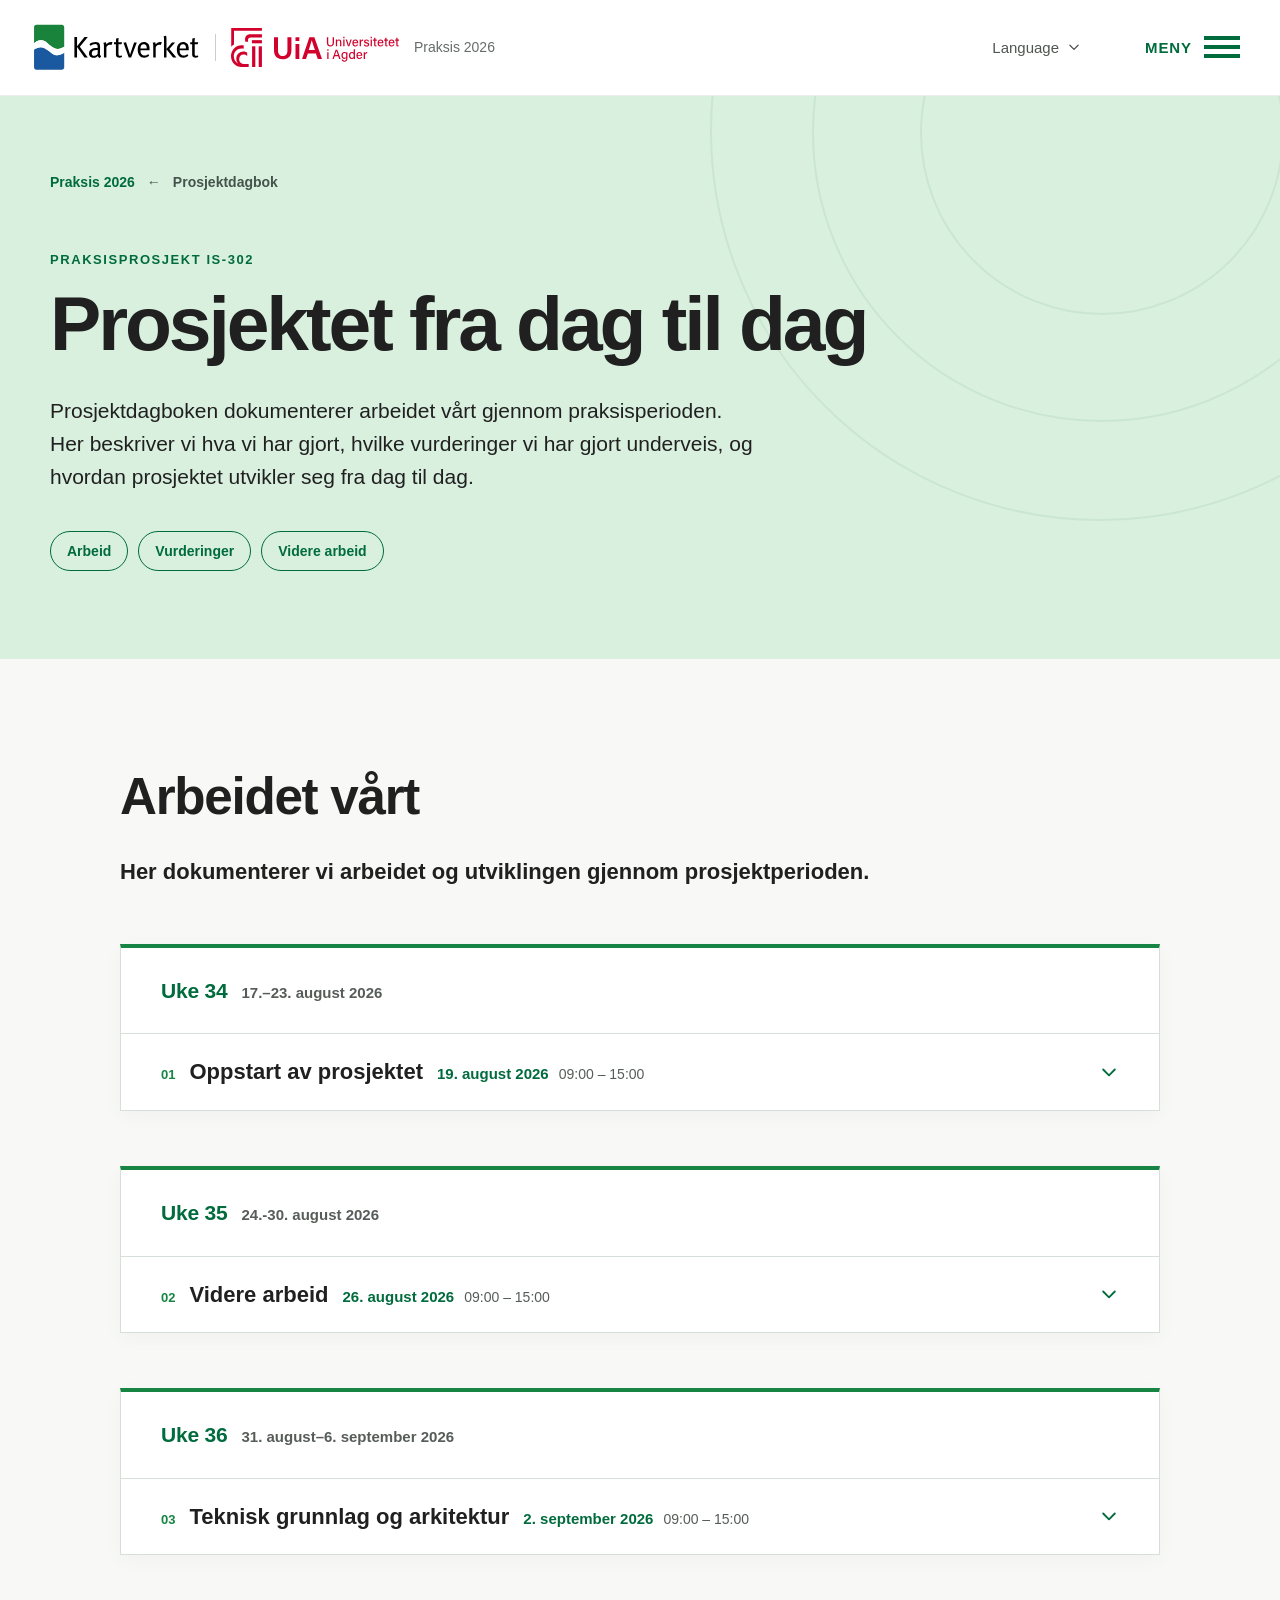
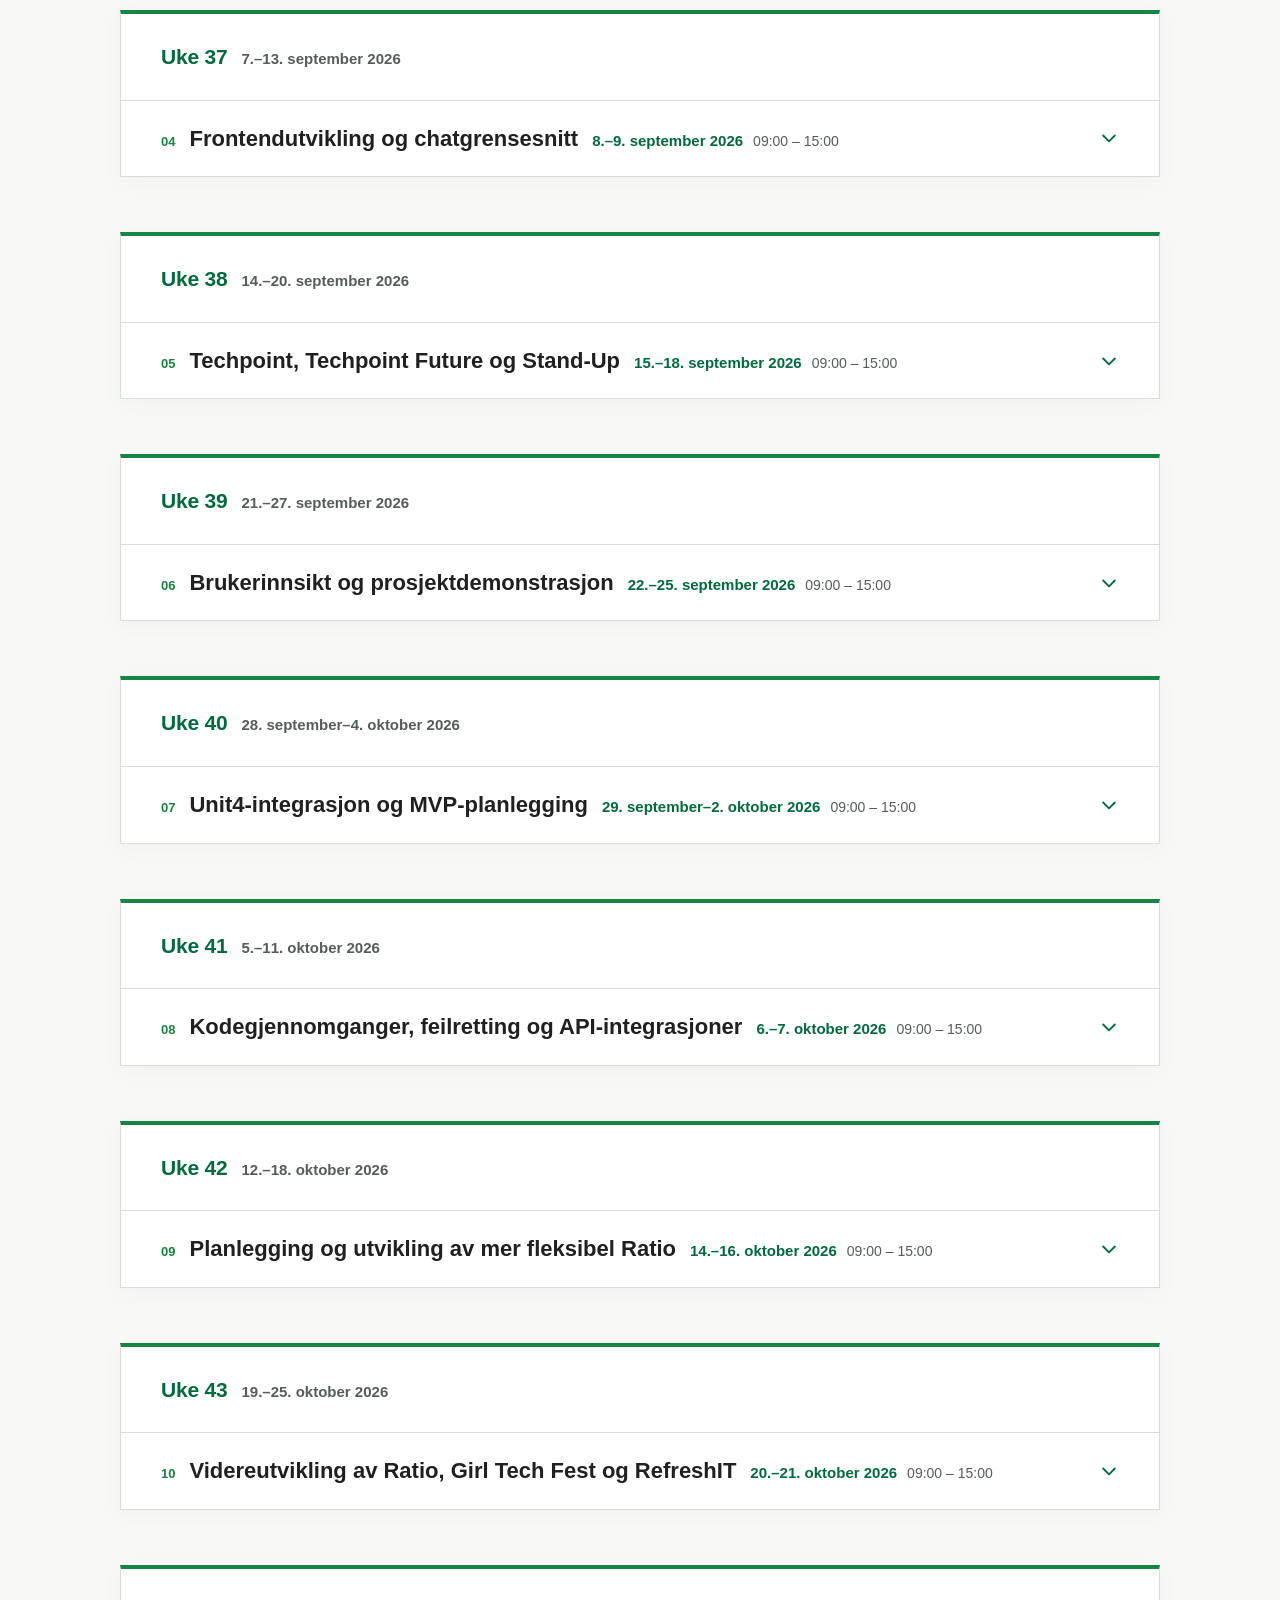
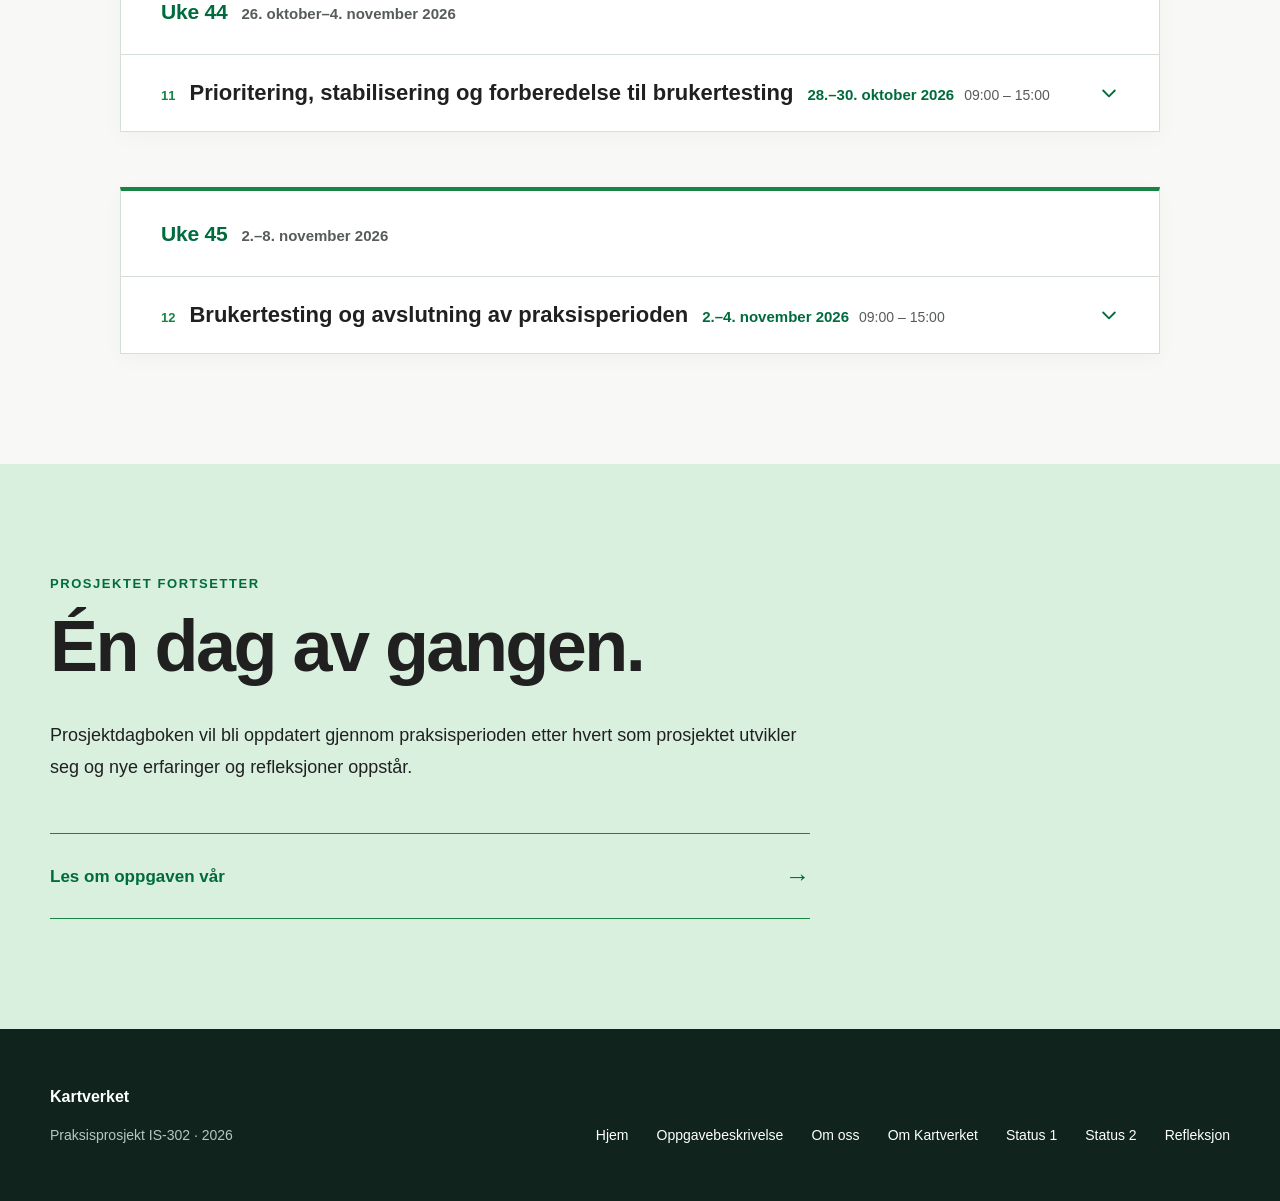
<file: View/prosjektdagbok.html>
<!DOCTYPE html>
<html lang="no" data-title-en="Project diary | Kartverket Internship">

<head>
    <meta charset="UTF-8">
    <meta name="viewport" content="width=device-width, initial-scale=1.0">

    <title>Prosjektdagbok | Kartverket Praksis</title>

    <meta name="description" content="Prosjektdagbok for studentteamets praksisprosjekt ved Kartverket høsten 2026.">

    <link rel="stylesheet" href="css/global.css">
    <link rel="stylesheet" href="css/prosjektdagbok.css">
</head>

<body>

    <!-- HEADER -->
    <header class="site-header">
        <div class="header-container">

            <a href="index.html" class="brand" aria-label="Gå til forsiden">
                <img src="../assets/images/kartverket-logo.svg" alt="Kartverket" class="kartverket-logo">
                <span class="brand-divider" aria-hidden="true"></span>
                <img src="../assets/images/uia-logo.svg" alt="Universitetet i Agder" class="uia-logo">
                <span class="brand-project" data-en="Internship 2026">Praksis 2026</span>
            </a>

            <div class="lang-switch">
                <button class="lang-button" type="button" aria-expanded="false" aria-controls="sprakmeny">
                    <span>Language</span>

                    <svg class="lang-caret" viewBox="0 0 24 24" fill="none" stroke="currentColor" stroke-width="2.2"
                        stroke-linecap="round" stroke-linejoin="round" aria-hidden="true">
                        <path d="m5 9 7 7 7-7"></path>
                    </svg>
                </button>

                <div class="lang-menu" id="sprakmeny" hidden>
                    <button type="button" data-lang="no">Norsk</button>
                    <button type="button" data-lang="en">English</button>
                </div>
            </div>

            <button class="menu-button" type="button" aria-label="Åpne meny" aria-expanded="false"
                aria-controls="hovedmeny">
                <span class="menu-text" data-en="MENU">MENY</span>

                <span class="menu-lines" aria-hidden="true">
                    <span></span>
                    <span></span>
                    <span></span>
                </span>
            </button>

        </div>
    </header>


    <main>

        <!-- HERO -->
        <section class="hero">
            <div class="hero-pattern" aria-hidden="true"></div>

            <div class="content-container hero-content">

                <div class="breadcrumb">
                    <a href="index.html" data-en="Internship 2026">Praksis 2026</a>
                    <span aria-hidden="true">←</span>
                    <span data-en="Project diary">Prosjektdagbok</span>
                </div>

                <p class="eyebrow" data-en="Internship project IS-302">Praksisprosjekt IS-302</p>

                <h1 data-en="The project from day to day">
                    Prosjektet fra dag til dag
                </h1>

                <p class="hero-intro"
                    data-en="The project diary documents our work throughout the internship period. Here we describe what we have done, the assessments we have made along the way, and how the project develops from day to day.">
                    Prosjektdagboken dokumenterer arbeidet vårt gjennom praksisperioden.
                    Her beskriver vi hva vi har gjort, hvilke vurderinger vi har gjort
                    underveis, og hvordan prosjektet utvikler seg fra dag til dag.
                </p>

                <div class="hero-tags">
                    <span data-en="Work">Arbeid</span>
                    <span data-en="Assessments">Vurderinger</span>
                    <span data-en="Further work">Videre arbeid</span>
                </div>

            </div>
        </section>

        <!-- SEKSJON 01: DAGBOK -->
        <section class="section section-soft">
            <div class="content-container two-column">

                <div class="section-content">

                    <h2 data-en="Our work">Arbeidet vårt</h2>

                    <p class="lead"
                        data-en="Here we document our work, meetings, assessments and reflections throughout the project period.">
                        Her dokumenterer vi arbeidet og utviklingen gjennom prosjektperioden.
                    </p>


                    <!-- ==========================================
                         UKE 34 - 17.-23. AUGUST 2026
                    =========================================== -->
                    <section class="diary-week" aria-labelledby="uke-34">

                        <h3 class="diary-week-heading" id="uke-34">
                            <span class="diary-week-label" data-en="Week 34">Uke 34</span>
                            <span class="diary-week-dates" data-en="17th–23rd August 2026">17.–23. august 2026</span>
                        </h3>

                        <div class="diary-list">

                            <!-- DAGBOKSINNLEGG 01 -->
                            <article class="diary-entry">

                                <h4 class="diary-heading">
                                    <button class="diary-toggle" type="button" aria-expanded="false"
                                        aria-controls="dagbok-01">

                                        <span class="diary-summary">
                                            <span class="diary-number">01</span>

                                            <span class="diary-title" data-en="Project kick-off">Oppstart av
                                                prosjektet</span>

                                            <span class="diary-date">
                                                <strong data-en="19th August 2026">19. august 2026</strong>
                                                <span>09:00 – 15:00</span>
                                            </span>
                                        </span>

                                        <svg class="diary-chevron" viewBox="0 0 24 24" fill="none" stroke="currentColor"
                                            stroke-width="2.2" stroke-linecap="round" stroke-linejoin="round"
                                            aria-hidden="true">
                                            <path d="m5 9 7 7 7-7"></path>
                                        </svg>

                                    </button>
                                </h4>

                                <div class="diary-body" id="dagbok-01" hidden>


                                    <div class="diary-section">
                                        <span class="diary-label" data-en="Main focus">Hovedfokus</span>
                                        <p
                                            data-en="Introduction to The Norwegian Mapping Authority, the internship period and our project, as well as getting to know the other students and employees.">
                                            Introduksjon til Kartverket, praksisperioden og prosjektet vårt,
                                            samt å bli kjent med de andre studentene og ansatte.
                                        </p>
                                    </div>


                                    <div class="diary-section">
                                        <span class="diary-label" data-en="Work carried out">Arbeid utført</span>
                                        <p
                                            data-en="We had our first internship day at The Norwegian Mapping Authority together with the other student group and received an introduction to The Norwegian Mapping Authority, the internship period and our projects, as well as a closer introduction to our AI-based economic project. The day also included get-to-know activities and games, where we got to know the other group and employees at The Norwegian Mapping Authority.">
                                            Vi hadde vår første praksisdag hos Kartverket sammen med den andre
                                            studentgruppen
                                            og fikk en introduksjon til Kartverket, praksisperioden og prosjektene våre,
                                            samt en nærmere innføring i vårt AI-baserte økonomiprosjekt.

                                            Dagen inneholdt også bli-kjent-aktiviteter og leker,
                                            hvor vi ble bedre kjent med den andre gruppen og ansatte hos Kartverket.
                                        </p>
                                    </div>


                                    <div class="diary-section">
                                        <span class="diary-label" data-en="People and collaboration">Personer og
                                            samarbeid</span>
                                        <p
                                            data-en="We participated together with the other student group and employees at The Norwegian Mapping Authority. Through the introduction and get-to-know activities, we had a first opportunity to get acquainted and establish good collaboration.">
                                            Vi deltok sammen med den andre studentgruppen og ansatte hos Kartverket.
                                            Gjennom introduksjonen og bli-kjent-aktivitetene fikk vi en første mulighet
                                            til å bli kjent og etablere et godt samarbeid.
                                        </p>
                                    </div>


                                    <div class="diary-section">
                                        <span class="diary-label" data-en="New topics">Nye temaer</span>
                                        <p
                                            data-en="We gained greater insight into how artificial intelligence and system development can be used to address a real need in an organization. We also gained a better understanding of the problem area and what the solution should contribute.">
                                            Vi fikk større innsikt i hvordan kunstig intelligens og systemutvikling kan
                                            brukes til å løse et reelt behov i en virksomhet.
                                            Vi fikk også et bedre bilde av problemområdet og hva løsningen bør kunne
                                            bidra med.
                                        </p>
                                    </div>


                                    <div class="diary-section">
                                        <span class="diary-label" data-en="Assessments and reflection">Vurderinger og
                                            valg</span>
                                        <p
                                            data-en="The introduction day gave us a good starting point for the internship period. We clarified how the internship period and further project work will be organized.">
                                            Introduksjonsdagen ga oss et godt utgangspunkt for praksisperioden. Vi
                                            avklarte hvordan praksisperioden og videre prosjektarbeidet skal
                                            organiseres.
                                        </p>
                                    </div>


                                    <div class="diary-section">
                                        <span class="diary-label" data-en="Next time">Neste gang</span>
                                        <p
                                            data-en="We will familiarize ourselves with the project, clarify needs and issues, and begin planning further work within the group.">
                                            Vi skal sette oss nærmere inn i prosjektet, avklare behov og problemstilling
                                            og begynne å planlegge videre arbeid i gruppen.
                                        </p>
                                    </div>


                                    <div class="diary-note">
                                        <span data-en="Particular points">Spesielle momenter</span>
                                        <p
                                            data-en="We were well received and given a good introduction to both The Norwegian Mapping Authority and the project. The first day gave us a good starting point for the further work throughout the semester.">
                                            Vi ble tatt godt imot og fikk en god introduksjon til både Kartverket og
                                            prosjektet.
                                            Første dag ga oss et godt utgangspunkt for det videre arbeidet gjennom
                                            semesteret.
                                        </p>
                                    </div>

                                </div>

                            </article>

                        </div>

                    </section>

                    <!-- ==========================================
                         UKE 35
                    =========================================== -->
                    <section class="diary-week" aria-labelledby="uke-neste">

                        <h3 class="diary-week-heading" id="uke-neste">
                            <span class="diary-week-label" data-en="Week 35">Uke 35</span>
                            <span class="diary-week-dates" data-en="24th-30th August 2026">24.-30. august 2026</span>
                        </h3>

                        <div class="diary-list">

                            <!-- DAGBOKSINNLEGG 02 -->
                            <article class="diary-entry">

                                <h4 class="diary-heading">
                                    <button class="diary-toggle" type="button" aria-expanded="false"
                                        aria-controls="dagbok-02">

                                        <span class="diary-summary">
                                            <span class="diary-number">02</span>

                                            <span class="diary-title" data-en="Further work">Videre arbeid</span>

                                            <span class="diary-date">
                                                <strong data-en="26th August 2026">26. august 2026</strong>
                                                <span>09:00 – 15:00</span>
                                            </span>
                                        </span>

                                        <svg class="diary-chevron" viewBox="0 0 24 24" fill="none" stroke="currentColor"
                                            stroke-width="2.2" stroke-linecap="round" stroke-linejoin="round"
                                            aria-hidden="true">
                                            <path d="m5 9 7 7 7-7"></path>
                                        </svg>

                                    </button>
                                </h4>

                                <div class="diary-body" id="dagbok-02" hidden>


                                    <div class="diary-section">
                                        <span class="diary-label" data-en="Main focus">Hovedfokus</span>
                                        <p
                                            data-en="Getting started with the technical tools, gaining access to the necessary systems, and beginning to understand user needs.">
                                            Komme i gang med de tekniske arbeidsverktøyene,
                                            få tilgang til nødvendige systemer og starte arbeidet med å forstå brukernes
                                            behov.
                                        </p>
                                    </div>


                                    <div class="diary-section">
                                        <span class="diary-label" data-en="Work carried out">Arbeid utført</span>
                                        <p
                                            data-en="A large part of the day was spent setting up our work laptops provided by Kartverket and obtaining access to the necessary systems, software, and login solutions. We also conducted a user interview to gain a better understanding of the needs and challenges related to the project area. In addition, we completed mandatory internal courses covering information security, privacy, and a general introduction to Kartverket as an organization and public agency.">
                                            Store deler av dagen ble brukt til oppsett av arbeids-PC fra Kartverket og
                                            tilgang til nødvendige systemer, programmer og innloggingsløsninger.
                                            Vi gjennomførte også et brukerintervju for å få bedre innsikt i behovene og
                                            utfordringene knyttet til prosjektområdet.
                                            I tillegg fullførte vi obligatoriske interne kurs om informasjonssikkerhet,
                                            personvern og generell introduksjon til Kartverket som organisasjon og
                                            virksomhet.
                                        </p>
                                    </div>


                                    <div class="diary-section">
                                        <span class="diary-label" data-en="People and collaboration">Personer og
                                            samarbeid</span>
                                        <p
                                            data-en="We worked mainly within our group on setting up our work laptops and conducting the user interview. We also had a short follow-up meeting with our supervisor, who had provided instructions in advance on how to install the required software and gain access to the systems we needed.">
                                            Vi arbeidet hovedsakelig internt i gruppen med oppsett av arbeids-PC og
                                            gjennomføring av brukerintervjuet.
                                            Vi hadde en kort oppfølgingssamtale med veileder, som på forhånd hadde lagt
                                            igjen instruksjoner for hvordan vi skulle sette opp nødvendig programvare og
                                            tilgangene vi trengte.
                                        </p>
                                    </div>


                                    <div class="diary-section">
                                        <span class="diary-label" data-en="New topics">Nye temaer</span>
                                        <p
                                            data-en="Through the mandatory courses, we gained greater insight into information security, secure handling of data, and Kartverket's role and responsibilities in society. The user interview also gave us a better understanding of user needs and work processes.">
                                            Gjennom de obligatoriske kursene fikk vi større innsikt i
                                            informasjonssikkerhet, sikker håndtering av data og Kartverkets
                                            samfunnsoppdrag.
                                            Brukerintervjuet ga oss også en bedre forståelse av behovene og
                                            arbeidsprosessene til brukerne.
                                        </p>
                                    </div>


                                    <div class="diary-section">
                                        <span class="diary-label" data-en="Assessments and reflection">Vurderinger og
                                            refleksjon</span>
                                        <p
                                            data-en="Although much of the day was spent on practical start-up tasks, this was necessary to ensure that we could work efficiently throughout the project. The user interview provided valuable insights that may help ensure that the solution is developed based on real user needs.">
                                            Selv om mye av dagen gikk til praktiske oppstartsoppgaver, var dette
                                            nødvendig for å kunne arbeide effektivt videre i prosjektet.
                                            Brukerintervjuet ga verdifull innsikt som kan bidra til å sikre at løsningen
                                            utvikles med utgangspunkt i reelle behov.
                                        </p>
                                    </div>


                                    <div class="diary-section">
                                        <span class="diary-label" data-en="Next time">Neste gang</span>
                                        <p
                                            data-en="We will review the user interview, continue exploring user needs, and begin the professional work related to the project.">
                                            Vi skal gå gjennom brukerintervjuet, arbeide videre med behovskartlegging og
                                            starte det faglige arbeidet med prosjektet.
                                        </p>
                                    </div>


                                    <div class="diary-note">
                                        <span data-en="Particular points">Spesielle momenter</span>
                                        <p
                                            data-en="Setting up technical equipment and obtaining access to the necessary systems took some time, but it provided a solid foundation for future work. The mandatory courses also provided important knowledge about security and Kartverket's role and areas of responsibility.">
                                            Teknisk oppsett og tilgang til systemer tok noe tid, men dette ga oss et
                                            godt grunnlag for videre arbeid.
                                            De obligatoriske kursene ga samtidig viktig kunnskap om sikkerhet og
                                            Kartverkets rolle og ansvarsområder.
                                        </p>
                                    </div>

                                </div>

                            </article>

                        </div>

                    </section>


                    <!-- ==========================================
                         UKE 36 - 31. AUGUST–6. SEPTEMBER 2026
                    =========================================== -->

                    <section class="diary-week" aria-labelledby="uke-36">

                        <h3 class="diary-week-heading" id="uke-36">
                            <span class="diary-week-label" data-en="Week 36">Uke 36</span>
                            <span class="diary-week-dates" data-en="31st August–6th September 2026">
                                31. august–6. september 2026
                            </span>
                        </h3>

                        <div class="diary-list">

                            <article class="diary-entry">

                                <h4 class="diary-heading">
                                    <button class="diary-toggle" type="button" aria-expanded="false"
                                        aria-controls="dagbok-03">

                                        <span class="diary-summary">
                                            <span class="diary-number">03</span>

                                            <span class="diary-title" data-en="Technical foundation and architecture">
                                                Teknisk grunnlag og arkitektur
                                            </span>

                                            <span class="diary-date">
                                                <strong data-en="2nd September 2026">
                                                    2. september 2026
                                                </strong>
                                                <span>09:00 – 15:00</span>
                                            </span>
                                        </span>

                                        <svg class="diary-chevron" viewBox="0 0 24 24" fill="none" stroke="currentColor"
                                            stroke-width="2.2" stroke-linecap="round" stroke-linejoin="round"
                                            aria-hidden="true">
                                            <path d="m5 9 7 7 7-7"></path>
                                        </svg>

                                    </button>
                                </h4>

                                <div class="diary-body" id="dagbok-03" hidden>

                                    <div class="diary-section">
                                        <span class="diary-label" data-en="Main focus">
                                            Hovedfokus
                                        </span>

                                        <p
                                            data-en="Establishing a common and scalable technical foundation for Ratio so that further development can be carried out in a structured way and in parallel by several members of the group.">
                                            Etablere et felles og skalerbart teknisk fundament for Ratio,
                                            slik at videre utvikling kan gjennomføres strukturert og parallelt
                                            av flere i gruppen.
                                        </p>
                                    </div>

                                    <div class="diary-section">
                                        <span class="diary-label" data-en="Work carried out">
                                            Arbeid utført
                                        </span>

                                        <p
                                            data-en="Django and Django REST Framework were established as the basic structure in the new Ratio repository. We also established architecture documentation using Architecture Decision Records (ADRs), so that significant technical and architectural decisions are documented together with the reasoning behind them. In addition, common rulesets for AI-assisted development were established. The work of adding and preparing the documents provided by our supervisor Tobias for use in the solution remains to be completed.">
                                            Django og Django REST Framework (DRF) ble etablert som grunnstruktur
                                            i det nye Ratio-repoet. Vi etablerte også arkitekturdokumentasjon
                                            i form av ADR-er (Architecture Decision Records), slik at vesentlige
                                            tekniske og arkitekturelle valg dokumenteres sammen med begrunnelsen
                                            for hvorfor valgene er tatt.

                                            I tillegg ble det etablert felles rulesets for AI-assistert utvikling.
                                            Arbeidet med å legge inn og klargjøre dokumentene vi har fått fra
                                            veileder Tobias for bruk i løsningen gjenstår.
                                        </p>
                                    </div>

                                    <div class="diary-section">
                                        <span class="diary-label" data-en="People and collaboration">
                                            Personer og samarbeid
                                        </span>

                                        <p
                                            data-en="The work this week focused largely on establishing a common technical starting point for the entire group. A clear framework and documented architectural decisions make it easier to distribute tasks and develop different parts of the solution in parallel.">
                                            Arbeidet denne uken handlet i stor grad om å etablere et felles
                                            teknisk utgangspunkt som hele gruppen kan arbeide videre fra.
                                            Et tydelig rammeverk og dokumenterte arkitekturvalg gjør det enklere
                                            å fordele oppgaver og utvikle ulike deler av løsningen parallelt.
                                        </p>
                                    </div>

                                    <div class="diary-section">
                                        <span class="diary-label" data-en="New topics">
                                            Nye temaer
                                        </span>

                                        <p
                                            data-en="We worked more closely with architecture documentation and the importance of documenting not only which technologies and solutions are used, but also why they have been chosen. We also gained more experience with rulesets for AI-assisted development and how such rules can contribute to more consistent code and development workflows.">
                                            Vi arbeidet mer inngående med arkitekturdokumentasjon og betydningen
                                            av å dokumentere ikke bare hvilke teknologier og løsninger som brukes,
                                            men også hvorfor de er valgt.

                                            Vi fikk også mer erfaring med bruk av rulesets for AI-assistert
                                            utvikling og hvordan slike regler kan bidra til mer konsistent kode
                                            og arbeidsflyt.
                                        </p>
                                    </div>

                                    <div class="diary-section">
                                        <span class="diary-label" data-en="Assessments and reflection">
                                            Vurderinger og refleksjon
                                        </span>

                                        <p
                                            data-en="Django and Django REST Framework provide the project with a clear structure for further backend development. Architectural decisions are now documented through ADRs so that they can be understood and reviewed later in the project. At the same time, we see a need to continuously evaluate the established rulesets. The rules should support development, but too many or overly restrictive rules may limit the AI agents or make the development process unnecessarily complicated.">
                                            Django og Django REST Framework gir prosjektet en tydelig struktur
                                            for videre backend-utvikling. Arkitekturvalgene dokumenteres nå
                                            gjennom ADR-er slik at beslutningene kan forstås og etterprøves
                                            senere i prosjektet.

                                            Vi ser samtidig behov for å evaluere de etablerte rulesets fortløpende.
                                            Reglene skal støtte utviklingen, men for mange eller for strenge regler
                                            kan begrense AI-agentene eller gjøre utviklingsprosessen unødvendig
                                            komplisert.
                                        </p>
                                    </div>

                                    <div class="diary-section">
                                        <span class="diary-label" data-en="Next time">
                                            Neste gang
                                        </span>

                                        <p
                                            data-en="The next step is to continue the concrete development of the solution. The documents provided by Tobias will be prepared and included as a basis for further testing. We will also evaluate the established rulesets and adjust or remove rules that do not provide sufficient value to the project.">
                                            Neste steg er å fortsette den konkrete utviklingen av løsningen.
                                            Dokumentene fra Tobias skal klargjøres og tas inn som grunnlag
                                            for videre testing.

                                            Vi skal også evaluere de etablerte rulesets og justere eller fjerne
                                            regler som ikke gir tilstrekkelig verdi for prosjektet.
                                        </p>
                                    </div>

                                    <div class="diary-note">
                                        <span data-en="Particular points">
                                            Spesielle momenter
                                        </span>

                                        <p
                                            data-en="This week marked an important transition from the initial project setup to a more structured development phase. We now have both a common backend structure and a practice for documenting significant architectural decisions, providing a stronger foundation for the continued development of Ratio.">
                                            Denne uken markerte et viktig steg fra prosjektoppstart til en mer
                                            strukturert utviklingsfase. Vi har nå fått på plass både en felles
                                            backend-struktur og en praksis for å dokumentere vesentlige
                                            arkitekturvalg, noe som gir et bedre grunnlag for videre utvikling
                                            av Ratio.
                                        </p>
                                    </div>

                                </div>

                            </article>

                        </div>

                    </section>

                    <!-- ==========================================
                         UKE 37 - 7–13. SEPTEMBER 2026
                    =========================================== -->

                    <section class="diary-week" aria-labelledby="uke-37">

                        <h3 class="diary-week-heading" id="uke-37">
                            <span class="diary-week-label" data-en="Week 37">Uke 37</span>
                            <span class="diary-week-dates" data-en="7th–13th September 2026">
                                7.–13. september 2026
                            </span>
                        </h3>

                        <div class="diary-list">

                            <article class="diary-entry">

                                <h4 class="diary-heading">
                                    <button class="diary-toggle" type="button" aria-expanded="false"
                                        aria-controls="dagbok-04">

                                        <span class="diary-summary">
                                            <span class="diary-number">04</span>

                                            <span class="diary-title" data-en="Frontend development and chat interface">
                                                Frontendutvikling og chatgrensesnitt
                                            </span>

                                            <span class="diary-date">
                                                <strong data-en="8th-9th  September 2026">
                                                    8.–9. september 2026
                                                </strong>
                                                <span>09:00 – 15:00</span>
                                            </span>
                                        </span>

                                        <svg class="diary-chevron" viewBox="0 0 24 24" fill="none" stroke="currentColor"
                                            stroke-width="2.2" stroke-linecap="round" stroke-linejoin="round"
                                            aria-hidden="true">
                                            <path d="m5 9 7 7 7-7"></path>
                                        </svg>

                                    </button>
                                </h4>

                                <div class="diary-body" id="dagbok-04" hidden>

                                    <div class="diary-section">
                                        <span class="diary-label" data-en="Main focus">
                                            Hovedfokus
                                        </span>

                                        <p
                                            data-en="Frontend and user interface development, focusing on structure, design and functionality for the chat solution in Ratio.">
                                            Utvikling av frontend og brukergrensesnitt, med fokus på struktur, design og
                                            funksjonalitet for chatløsningen i Ratio.
                                        </p>
                                    </div>

                                    <div class="diary-section">
                                        <span class="diary-label" data-en="Work carried out">
                                            Arbeid utført
                                        </span>

                                        <p
                                            data-en="Frontend and user interface development, including the chat interface. The work included structure, design and setup of components.">
                                            Utviklet frontend og bygde sentrale deler av brukergrensesnittet, inkludert
                                            chatgrensesnittet. Arbeidet omfattet struktur, design og oppsett av
                                            komponenter.
                                        </p>
                                    </div>

                                    <div class="diary-section">
                                        <span class="diary-label" data-en="People and collaboration">
                                            Personer og samarbeid
                                        </span>

                                        <p
                                            data-en="The team collaborated on design choices and structure, distributed tasks and provided feedback to each other throughout the process.">
                                            Gruppen samarbeidet om designvalg og struktur, fordelte oppgaver og ga
                                            hverandre tilbakemeldinger underveis.
                                        </p>
                                    </div>

                                    <div class="diary-section">
                                        <span class="diary-label" data-en="New topics">
                                            Nye temaer
                                        </span>

                                        <p
                                            data-en="Frontend development, user interfaces and component-based development.">
                                            Frontendutvikling, brukergrensesnitt og komponentbasert utvikling.
                                        </p>
                                    </div>

                                    <div class="diary-section">
                                        <span class="diary-label" data-en="Assessments and reflection">
                                            Vurderinger og refleksjon
                                        </span>

                                        <p
                                            data-en="A clear frontend structure early in the project makes further development and collaboration easier.">
                                            En tydelig frontendstruktur tidlig i prosjektet gjør videre utvikling og
                                            samarbeid enklere.
                                        </p>
                                    </div>

                                    <div class="diary-section">
                                        <span class="diary-label" data-en="Next time">
                                            Neste gang
                                        </span>

                                        <p
                                            data-en="Develop a proof of concept by connecting Ratio to Kartverkets data sources. 
                                            The work will involve integration between the backend and the API, so that the solution fetches data directly from the source and displays source references in the responses.">
                                            Utvikle en proof of concept ved å koble Ratio til Kartverkets datakilder.
                                            Arbeidet vil omfatte integrasjon mellom backend og API-et, slik at løsningen
                                            henter data direkte fra kilden og viser kildehenvisninger i svarene.
                                        </p>
                                    </div>

                                    <div class="diary-note">
                                        <span data-en="Particular points">
                                            Spesielle momenter
                                        </span>

                                        <p
                                            data-en="The first central parts of the user interface have been completed and prepared for further development.">
                                            De første sentrale delene av brukergrensesnittet ble ferdigstilt og
                                            klargjort for videre utvikling.
                                        </p>
                                    </div>

                                </div>

                            </article>

                        </div>

                    </section>

                    <!-- ==========================================
                         UKE 38 - 14.-20. SEPTEMBER 2026
                    =========================================== -->

                    <section class="diary-week" aria-labelledby="uke-38">

                        <h3 class="diary-week-heading" id="uke-38">
                            <span class="diary-week-label" data-en="Week 38">Uke 38</span>
                            <span class="diary-week-dates" data-en="14th–20th September 2026">
                                14.–20. september 2026
                            </span>
                        </h3>

                        <div class="diary-list">

                            <article class="diary-entry">

                                <h4 class="diary-heading">
                                    <button class="diary-toggle" type="button" aria-expanded="false"
                                        aria-controls="dagbok-05">

                                        <span class="diary-summary">
                                            <span class="diary-number">05</span>

                                            <span class="diary-title"
                                                data-en="Techpoint, Techpoint Future and Stand-Up">
                                                Techpoint, Techpoint Future og Stand-Up
                                            </span>

                                            <span class="diary-date">
                                                <strong data-en="15th-18th September 2026">
                                                    15.–18. september 2026
                                                </strong>
                                                <span>09:00 – 15:00</span>
                                            </span>
                                        </span>

                                        <svg class="diary-chevron" viewBox="0 0 24 24" fill="none" stroke="currentColor"
                                            stroke-width="2.2" stroke-linecap="round" stroke-linejoin="round"
                                            aria-hidden="true">
                                            <path d="m5 9 7 7 7-7"></path>
                                        </svg>

                                    </button>
                                </h4>

                                <div class="diary-body" id="dagbok-05" hidden>

                                    <div class="diary-section">
                                        <span class="diary-label" data-en="Main focus">
                                            Hovedfokus
                                        </span>

                                        <p
                                            data-en="Participation in Techpoint Future and Techpoint, as well as follow-up and feedback of project work through standup meetings.">
                                            Deltakelse på Techpoint Future og Techpoint, samt oppfølging og
                                            tilbakemelding av prosjektarbeidet gjennom standup-møte.
                                        </p>
                                    </div>

                                    <div class="diary-section">
                                        <span class="diary-label" data-en="Work carried out">
                                            Arbeid utført
                                        </span>

                                        <p
                                            data-en="The group participated in Techpoint Future and Techpoint. During Techpoint Future, we attended a workshop organized by Kartverket, where students explored and discussed opportunities in technology and artificial intelligence. At Techpoint, we followed various lectures and discussions on technology, innovation, and the 'AI shift,' reflecting on how these perspectives may be relevant to our project. Additionally, we conducted a standup meeting with the project owner and other stakeholders to present the project's progress, demonstrate what we had developed so far, and receive feedback for further work.">
                                            Gruppen deltok på Techpoint Future og Techpoint.
                                            Under Techpoint Future deltok vi på en workshop arrangert av Kartverket, der
                                            studenter fikk utforske og diskutere muligheter innen teknologi og kunstig
                                            intelligens.
                                            På Techpoint fulgte vi ulike foredrag og diskusjoner om teknologi,
                                            innovasjon og «AI-skiftet», og reflekterte over hvordan disse perspektivene
                                            kan være relevante for prosjektet vårt.
                                            I tillegg gjennomførte vi et standup-møte med prosjekteier og andre
                                            involverte for å presentere fremdriften i prosjektet, demonstrere det vi
                                            hadde utviklet så langt og motta tilbakemeldinger på videre arbeid.
                                        </p>
                                    </div>

                                    <div class="diary-section">
                                        <span class="diary-label" data-en="People and collaboration">
                                            Personer og samarbeid
                                        </span>

                                        <p
                                            data-en="The group participated together in Techpoint Future and Techpoint. In the standup meeting, we presented the work completed so far and received feedback from the project owner and other stakeholders.">
                                            Gruppen deltok sammen på Techpoint Future og Techpoint.
                                            I standup-møtet viste vi frem arbeidet som var gjennomført så langt og fikk
                                            tilbakemeldinger fra prosjekteier og andre involverte.
                                        </p>
                                    </div>

                                    <div class="diary-section">
                                        <span class="diary-label" data-en="New topics">
                                            Nye temaer
                                        </span>

                                        <p
                                            data-en="Artificial intelligence and the 'AI shift,' digital transformation, future technology trends, and how organizations can create value through the use of new technology.">
                                            Kunstig intelligens og «AI-skiftet», digital transformasjon, fremtidige
                                            teknologitrender og hvordan organisasjoner kan skape verdi gjennom bruk av
                                            ny teknologi.
                                        </p>
                                    </div>

                                    <div class="diary-section">
                                        <span class="diary-label" data-en="Assessments and reflection">
                                            Vurderinger og refleksjon
                                        </span>

                                        <p
                                            data-en="Techpoint Future and Techpoint provided useful perspectives on artificial intelligence, technology development, and the 'AI shift.' The feedback from the standup meeting helped clarify further priorities and gave us greater confidence in the project's direction.">
                                            Techpoint Future og Techpoint ga nyttige perspektiver på kunstig
                                            intelligens, teknologiutvikling og «AI-skiftet».
                                            Tilbakemeldingene fra standup-møtet bidro til å avklare videre
                                            prioriteringer og ga oss større trygghet i prosjektets retning.
                                        </p>
                                    </div>

                                    <div class="diary-section">
                                        <span class="diary-label" data-en="Next time">
                                            Neste gang
                                        </span>

                                        <p
                                            data-en="Follow up on the feedback from the project owner and other stakeholders, as well as continue work on proof of concept and integration with Kartverket's APIs.">
                                            Følge opp innspillene fra prosjekteier og andre involverte, samt fortsette
                                            arbeidet med proof of concept og integrasjon mot Kartverkets API-er.
                                        </p>
                                    </div>

                                    <div class="diary-note">
                                        <span data-en="Particular points">
                                            Spesielle momenter
                                        </span>

                                        <p
                                            data-en="Through Techpoint Future, Techpoint and the standup meeting, the group received both inspiration for further development and concrete feedback on the project's direction.">
                                            Gjennom Techpoint Future, Techpoint og standup-møtet fikk gruppen både
                                            inspirasjon til videre utvikling og konkrete tilbakemeldinger på prosjektets
                                            retning.
                                        </p>
                                    </div>

                                </div>

                            </article>

                        </div>

                    </section>

                    <!-- ==========================================
                            UKE 39 - 21.–27. SEPTEMBER 2026
                        ========================================== -->

                    <section class="diary-week" aria-labelledby="uke-39">

                        <h3 class="diary-week-heading" id="uke-39">
                            <span class="diary-week-label" data-en="Week 39">Uke 39</span>
                            <span class="diary-week-dates" data-en="21st–27th September 2026">
                                21.–27. september 2026
                            </span>
                        </h3>

                        <div class="diary-list">

                            <article class="diary-entry">

                                <h4 class="diary-heading">
                                    <button class="diary-toggle" type="button" aria-expanded="false"
                                        aria-controls="dagbok-06">

                                        <span class="diary-summary">
                                            <span class="diary-number">06</span>

                                            <span class="diary-title" data-en="User insight and project demonstration">
                                                Brukerinnsikt og prosjektdemonstrasjon
                                            </span>

                                            <span class="diary-date">
                                                <strong data-en="22nd–25th September 2026">
                                                    22.–25. september 2026
                                                </strong>
                                                <span>09:00 – 15:00</span>
                                            </span>
                                        </span>

                                        <svg class="diary-chevron" viewBox="0 0 24 24" fill="none" stroke="currentColor"
                                            stroke-width="2.2" stroke-linecap="round" stroke-linejoin="round"
                                            aria-hidden="true">
                                            <path d="m5 9 7 7 7-7"></path>
                                        </svg>

                                    </button>
                                </h4>

                                <div class="diary-body" id="dagbok-06" hidden>

                                    <div class="diary-section">
                                        <span class="diary-label" data-en="Main focus">
                                            Hovedfokus
                                        </span>

                                        <p
                                            data-en="Mapping user needs, further development of Ratio and insight into other practice projects through demonstration with the other practice group in Kartverket.">
                                            Kartlegging av brukerbehov, videreutvikling av Ratio og innsikt i
                                            andre praksisprosjekter gjennom demonstrasjon med den andre praksisgruppen i
                                            Kartverket.
                                        </p>
                                    </div>

                                    <div class="diary-section">
                                        <span class="diary-label" data-en="Work carried out">
                                            Arbeid utført
                                        </span>

                                        <p
                                            data-en="This week we continued working on the development of Ratio and understanding the needs of the different user groups better. As part of this, we developed a user survey in Google Forms. The survey was divided according to the four identified user groups: regular employee, approver, accountant/bookkeeper, and BDM. 
                                            The goal was to gain better insight into the tasks users perform, the challenges they experience, and the areas where Ratio can create the most value. 
                                            We also participated in a joint demonstration with the other practice group in Kartverket.  Both groups presented their status, progress, and solutions they have worked on so far. 
                                            The demonstration gave us insight into another practice project and how they had approached their problem area.">
                                            Denne uken arbeidet vi videre med utviklingen av Ratio og med å forstå
                                            behovene til de ulike brukergruppene bedre.
                                            Som en del av dette utarbeidet vi en brukerundersøkelse i Google Forms.
                                            Undersøkelsen ble delt inn etter de fire identifiserte brukergruppene:
                                            vanlig ansatt, attestant,
                                            økonom/regnskapsfører og BDM. Målet var å få bedre innsikt i hvilke oppgaver
                                            brukerne utfører, hvilke utfordringer de opplever og hvilke områder Ratio
                                            kan skape størst verdi innenfor.

                                            Vi deltok også på en felles demonstrasjon sammen med den andre
                                            praksisgruppen i Kartverket.
                                            Begge gruppene presenterte status, fremdrift og løsningene de har arbeidet
                                            med så langt.
                                            Demonstrasjonen ga oss innblikk i et annet praksisprosjekt og hvordan de
                                            hadde valgt å arbeide med sin problemstilling.
                                        </p>
                                    </div>

                                    <div class="diary-section">
                                        <span class="diary-label" data-en="People and collaboration">
                                            Personer og samarbeid
                                        </span>

                                        <p
                                            data-en="The group collaborated on the design of the user survey and further development of the solution. During the week, we also participated in a demonstration with the other practice group in Kartverket, where we were presented with their project and saw how they had worked on their problem statement.">
                                            Gruppen samarbeidet om utforming av brukerundersøkelsen og videre utvikling
                                            av løsningen.
                                            I løpet av uken deltok vi også på en demonstrasjon med den andre
                                            praksisgruppen i Kartverket,
                                            hvor vi fikk presentert deres prosjekt og se hvordan de hadde arbeidet med
                                            sin problemstilling.

                                        </p>
                                    </div>

                                    <div class="diary-section">
                                        <span class="diary-label" data-en="New topics">
                                            Nye temaer
                                        </span>
                                        <p
                                            data-en="User-centered development and methods for collecting user data through digital surveys.">
                                            Uken ga oss mer innsikt i brukersentrert utvikling og metoder for innsamling
                                            av brukerdata gjennom digitale spørreundersøkelser.
                                            Gjennom demonstrasjonen fikk vi også innblikk i et annet praksisprosjekt hos
                                            Kartverket og hvordan gruppen hadde
                                            arbeidet med sin problemstilling.
                                        </p>
                                    </div>

                                    <div class="diary-section">
                                        <span class="diary-label" data-en="Assessments and reflection">
                                            Vurderinger og refleksjon
                                        </span>
                                        <p
                                            data-en="The work on the user survey highlighted the importance of understanding the needs of the different user groups before further development. By dividing respondents according to roles, it becomes easier to identify which challenges are common and which needs are specific to each group. The demonstration with the other practice group also provided insight into another practice project at Kartverket, showing how they had chosen to work on their problem statement and what solutions they had developed so far.">
                                            Arbeidet med brukerundersøkelsen synliggjorde betydningen av å
                                            forstå behovene til de ulike brukergruppene før videre utvikling.
                                            Ved å dele respondentene inn etter roller blir det enklere å
                                            identifisere hvilke utfordringer som er felles og hvilke behov som
                                            er spesifikke for de enkelte gruppene.

                                            Demonstrasjonen med den andre praksisgruppen ga oss samtidig
                                            innblikk i et annet praksisprosjekt hos Kartverket. Det var
                                            interessant å se hvordan gruppen hadde valgt å arbeide med sin
                                            problemstilling og hvilke løsninger de hadde utviklet så langt.
                                        </p>
                                    </div>

                                    <div class="diary-section">
                                        <span class="diary-label" data-en="Next time">
                                            Neste gang
                                        </span>

                                        <p
                                            data-en="Analyze the results from the user survey, continue the development of Ratio and use the insights from the users as a basis for further prioritization and improvements of the solution.">
                                            Analysere resultatene fra brukerundersøkelsen, fortsette
                                            utviklingen av Ratio og bruke innsikten fra brukerne som
                                            grunnlag for videre prioriteringer og forbedringer av løsningen.
                                        </p>
                                    </div>

                                    <div class="diary-note">
                                        <span data-en="Particular points">
                                            Spesielle momenter
                                        </span>

                                        <p
                                            data-en="The demonstration with the other practice group provided insight into another practice project at Kartverket, showing how they had chosen to work on their problem statement and what solutions they had developed so far. The work on the user survey highlighted the importance of understanding the needs of the different user groups before further development. By dividing respondents according to roles, it becomes easier to identify which challenges are common and which needs are specific to each group.">
                                            Demonstrasjonen med den andre praksisgruppen ga oss innblikk i et annet
                                            praksisprosjekt hos Kartverket og hvordan gruppen hadde valgt å arbeide med
                                            sin problemstilling.
                                            Arbeidet med brukerundersøkelsen markerte samtidig et viktig steg mot en mer
                                            brukersentrert utviklingsprosess for Ratio.
                                        </p>
                                    </div>

                                </div>

                            </article>

                        </div>

                    </section>

                    <!-- ==========================================
                             UKE 40 - 28. SEPTEMBER–4. OKTOBER 2026
                        ========================================== -->

                    <section class="diary-week" aria-labelledby="uke-40">

                        <h3 class="diary-week-heading" id="uke-40">
                            <span class="diary-week-label" data-en="Week 40">Uke 40</span>
                            <span class="diary-week-dates" data-en="28th September–4th October 2026">
                                28. september–4. oktober 2026
                            </span>
                        </h3>

                        <div class="diary-list">

                            <article class="diary-entry">

                                <h4 class="diary-heading">
                                    <button class="diary-toggle" type="button" aria-expanded="false"
                                        aria-controls="dagbok-07">

                                        <span class="diary-summary">
                                            <span class="diary-number">07</span>

                                            <span class="diary-title" data-en="Unit4 integration and MVP planning">
                                                Unit4-integrasjon og MVP-planlegging
                                            </span>

                                            <span class="diary-date">
                                                <strong data-en="29th September–2nd October 2026">
                                                    29. september–2. oktober 2026
                                                </strong>
                                                <span>09:00 – 15:00</span>
                                            </span>
                                        </span>

                                        <svg class="diary-chevron" viewBox="0 0 24 24" fill="none" stroke="currentColor"
                                            stroke-width="2.2" stroke-linecap="round" stroke-linejoin="round"
                                            aria-hidden="true">
                                            <path d="m5 9 7 7 7-7"></path>
                                        </svg>

                                    </button>
                                </h4>

                                <div class="diary-body" id="dagbok-07" hidden>

                                    <div class="diary-section">
                                        <span class="diary-label" data-en="Main focus">
                                            Hovedfokus
                                        </span>

                                        <p
                                            data-en="Further development of Ratio with a focus on Unit4 integration, data processing, routing between data sources, and preparation of user surveys.">
                                            Videreutvikling av Ratio med fokus på Unit4-integrasjon,
                                            behandling av økonomidata, routing mellom datakilder og
                                            klargjøring av brukerundersøkelser.
                                        </p>
                                    </div>

                                    <div class="diary-section">
                                        <span class="diary-label" data-en="Work carried out">
                                            Arbeid utført
                                        </span>

                                        <p
                                            data-en="The group continued working towards a functioning end-to-end solution for Ratio. The Unit4 integration was further developed, and the chart of accounts could now be retrieved and used locally. Work on RAG and Pandas continued, while routing between different data sources such as RAG, Pandas, and the Unit4 API was further refined.
                                                                                    We also finalized the user surveys and submitted them for review. The surveys will be revised based on feedback before being distributed to the different user groups.
                                                                                    In addition, work was carried out on a separate solution for live lookups against Unit4 using RAG and Pandas. The purpose of this solution is to ensure that Ratio only retrieves information about the specific account requested by the user, rather than processing more data than necessary.">
                                            Gruppen arbeidet videre mot en fungerende ende-til-ende
                                            løsning for Ratio. Unit4-integrasjonen ble videreutviklet,
                                            og kontoplanen kunne nå hentes og brukes lokalt.
                                            Arbeidet med RAG og Pandas fortsatte, samtidig som det ble
                                            jobbet videre med routing mellom ulike datakilder som
                                            RAG, Pandas og Unit4-API-et.

                                            Vi ferdigstilte også brukerundersøkelsene og sendte dem til gjennomgang.
                                            Undersøkelsene skal revideres basert på tilbakemeldinger før de distribueres
                                            til de ulike brukergruppene.

                                            I tillegg ble det arbeidet med en egen løsning for
                                            live-oppslag mot Unit4 ved bruk av RAG og Pandas.
                                            Hensikten med løsningen er at Ratio kun skal hente
                                            informasjon om den kontoen brukeren faktisk spør om,
                                            fremfor å behandle mer data enn nødvendig.
                                        </p>
                                    </div>

                                    <div class="diary-section">
                                        <span class="diary-label" data-en="People and collaboration">
                                            Personer og samarbeid
                                        </span>

                                        <p
                                            data-en="The work was distributed across the team according to different focus areas. The group collaborated on integration, data processing, routing and user surveys. Feedback and discussions throughout the week contributed to coordinating the different parts of the solution and preparing for the next milestone.">
                                            Arbeidet ble fordelt mellom gruppemedlemmene med fokus på
                                            integrasjon, databehandling, routing og brukerundersøkelser.
                                            Gruppen samarbeidet tett for å sikre at de ulike delene av
                                            løsningen kan fungere sammen i en samlet løsning.
                                        </p>
                                    </div>

                                    <div class="diary-section">
                                        <span class="diary-label" data-en="New topics">
                                            Nye temaer
                                        </span>

                                        <p
                                            data-en="The week provided further insight into integration with external systems, handling of financial data through APIs, and strategies for combining multiple data sources in a single AI solution.">
                                            Uken ga mer innsikt i integrasjon mot eksterne systemer,
                                            behandling av økonomidata gjennom API-er og hvordan ulike
                                            datakilder kan kombineres i en AI-basert løsning.
                                        </p>
                                    </div>

                                    <div class="diary-section">
                                        <span class="diary-label" data-en="Assessments and reflection">
                                            Vurderinger og refleksjon
                                        </span>

                                        <p
                                            data-en="The work this week highlighted the importance of connecting the different parts of the solution into a coherent workflow. The progress of the Unit4 integration demonstrated that live financial data can provide significant value, while routing between data sources remains a key requirement for ensuring that Ratio uses the right source for each type of question.">
                                            Arbeidet denne uken synliggjorde betydningen av å få de
                                            ulike komponentene i løsningen til å fungere sammen.
                                            Fremgangen i Unit4-integrasjonen viste potensialet for
                                            oppslag mot sanntidsdata, samtidig som det ble tydelig at
                                            god routing mellom datakildene er avgjørende for at Ratio
                                            skal kunne gi relevante svar basert på riktig informasjon.
                                        </p>
                                    </div>

                                    <div class="diary-section">
                                        <span class="diary-label" data-en="Next time">
                                            Neste gang
                                        </span>

                                        <p
                                            data-en="The next step is to establish a complete workflow for live lookups against Unit4, further develop the RAG and Pandas solutions, and distribute the user surveys to the different user groups. The group will also analyze incoming responses, determine the final scope for MVP/POC, and continue working on integrating Unit4, RAG/Pandas, and routing into a single solution.">
                                            Neste steg er å få en fullstendig flyt for live-oppslag mot
                                            Unit4 på plass, videreutvikle RAG- og Pandas-løsningene og
                                            distribuere brukerundersøkelsene til de ulike brukergruppene.
                                            Gruppen skal også analysere innkommende svar, fastsette
                                            endelig omfang for MVP/POC og arbeide videre med å knytte
                                            sammen Unit4, RAG/Pandas og routing i én samlet løsning.
                                        </p>
                                    </div>

                                    <div class="diary-note">
                                        <span data-en="Particular points">
                                            Spesielle momenter
                                        </span>

                                        <p
                                            data-en="A separate proof of concept for live Unit4 lookups was explored during the week. At the same time, important progress was made towards a complete end-to-end solution combining data retrieval, processing and AI-assisted responses.">
                                            Det ble utforsket en egen proof of concept for live-oppslag
                                            mot Unit4 i løpet av uken. Samtidig ble det gjort viktige
                                            fremskritt mot en mer komplett ende-til-ende løsning som
                                            kombinerer datainnhenting, behandling av økonomidata og
                                            AI-assisterte svar.
                                        </p>
                                    </div>

                                </div>

                            </article>

                        </div>

                    </section>


                    <!-- ==========================================
                             UKE 41 - 5.-11. OKTOBER 2026
                        ========================================== -->

                    <section class="diary-week" aria-labelledby="uke-41">

                        <h3 class="diary-week-heading" id="uke-41">
                            <span class="diary-week-label" data-en="Week 41">Uke 41</span>
                            <span class="diary-week-dates" data-en="5th–11th October 2026">
                                5.–11. oktober 2026
                            </span>
                        </h3>

                        <div class="diary-list">

                            <article class="diary-entry">

                                <h4 class="diary-heading">
                                    <button class="diary-toggle" type="button" aria-expanded="false"
                                        aria-controls="dagbok-08">

                                        <span class="diary-summary">
                                            <span class="diary-number">08</span>

                                            <span class="diary-title"
                                                data-en="Code reviews, bug fixing and API integrations">
                                                Kodegjennomganger, feilretting og API-integrasjoner
                                            </span>

                                            <span class="diary-date">
                                                <strong data-en="6th–7th October 2026">
                                                    6.–7. oktober 2026
                                                </strong>
                                                <span>09:00 – 15:00</span>
                                            </span>
                                        </span>

                                        <svg class="diary-chevron" viewBox="0 0 24 24" fill="none" stroke="currentColor"
                                            stroke-width="2.2" stroke-linecap="round" stroke-linejoin="round"
                                            aria-hidden="true">
                                            <path d="m5 9 7 7 7-7"></path>
                                        </svg>

                                    </button>
                                </h4>

                                <div class="diary-body" id="dagbok-08" hidden>

                                    <div class="diary-section">
                                        <span class="diary-label" data-en="Main focus">
                                            Hovedfokus
                                        </span>

                                        <p
                                            data-en="Code reviews, bug fixing, API integrations, chatbot improvements and preparation of user surveys.">
                                            Kodegjennomganger, feilretting, API-integrasjoner,
                                            forbedring av chatboten og ferdigstilling av
                                            brukerundersøkelser.
                                        </p>
                                    </div>

                                    <div class="diary-section">
                                        <span class="diary-label" data-en="Work carried out">
                                            Arbeid utført
                                        </span>

                                        <p
                                            data-en="The group continued working on the development of Ratio through code reviews, bug fixing and integration work. A FAQ template for Ratio was developed, work on the filtering error continued, and the API connection was further developed. At the same time, the quality of chatbot responses was improved, and the user surveys were finalized for distribution.">
                                            Gruppen arbeidet videre med utviklingen av Ratio gjennom kodegjennomganger,
                                            feilretting og integrasjonsarbeid.
                                            Det ble utviklet en FAQ-mal for Ratio, arbeidet med filtreringsfeilen
                                            fortsatte, og API-koblingen ble videreutviklet.
                                            Samtidig ble kvaliteten på chatbot-svarene forbedret, og
                                            brukerundersøkelsene ferdigstilt for utsending.
                                        </p>
                                    </div>

                                    <div class="diary-section">
                                        <span class="diary-label" data-en="People and collaboration">
                                            Personer og samarbeid
                                        </span>

                                        <p
                                            data-en="The group had ongoing dialogue with supervisors and stakeholders, and received feedback was used in the further development of Ratio.">
                                            Gruppen hadde løpende dialog med veiledere og interessenter, og mottatte
                                            tilbakemeldinger ble benyttet i den videre utviklingen av Ratio.
                                        </p>
                                    </div>

                                    <div class="diary-section">
                                        <span class="diary-label" data-en="New topics">
                                            Nye temaer
                                        </span>

                                        <p
                                            data-en="New topics explored this week included code reviews, bug fixing, API integrations, and improvements to the chatbot's knowledge base.">
                                            Det ble utforsket nye temaer for Ratios kunnskapsgrunnlag for å utvide
                                            chatbotens evne til å besvare økonomifaglige spørsmål.
                                        </p>
                                    </div>

                                    <div class="diary-section">
                                        <span class="diary-label" data-en="Next time">
                                            Neste gang
                                        </span>

                                        <p
                                            data-en="The next step is to analyse survey responses, complete the remaining integrations and continue improving the chatbot before the upcoming workshop.">
                                            Neste steg er å analysere svarene fra
                                            brukerundersøkelsene, ferdigstille de siste
                                            integrasjonene og videreutvikle chatboten før den
                                            kommende workshopen.
                                        </p>
                                    </div>
                    </section>

                    <!-- ==========================================
                             UKE 42- 12.-18. OKTOBER 2026
                        ========================================== -->

                    <section class="diary-week" aria-labelledby="uke-42">

                        <h3 class="diary-week-heading" id="uke-42">
                            <span class="diary-week-label" data-en="Week 42">Uke 42</span>
                            <span class="diary-week-dates" data-en="12th–18th October 2026">
                                12.–18. oktober 2026
                            </span>
                        </h3>

                        <div class="diary-list">

                            <article class="diary-entry">

                                <h4 class="diary-heading">
                                    <button class="diary-toggle" type="button" aria-expanded="false"
                                        aria-controls="dagbok-09">

                                        <span class="diary-summary">
                                            <span class="diary-number">09</span>

                                            <span class="diary-title"
                                                data-en="Planning and development of a more flexible Ratio">
                                                Planlegging og utvikling av mer fleksibel Ratio
                                            </span>

                                            <span class="diary-date">
                                                <strong data-en="14th–16th October 2026">
                                                    14.–16. oktober 2026
                                                </strong>
                                                <span>09:00 – 15:00</span>
                                            </span>
                                        </span>

                                        <svg class="diary-chevron" viewBox="0 0 24 24" fill="none" stroke="currentColor"
                                            stroke-width="2.2" stroke-linecap="round" stroke-linejoin="round"
                                            aria-hidden="true">
                                            <path d="m5 9 7 7 7-7"></path>
                                        </svg>

                                    </button>
                                </h4>

                                <div class="diary-body" id="dagbok-09" hidden>

                                    <div class="diary-section">
                                        <span class="diary-label" data-en="Main focus">
                                            Hovedfokus
                                        </span>

                                        <p
                                            data-en="Planning further development of Ratio with a focus on better understanding user inquiries, improved user experience, and increased model capacity.">
                                            Planlegge videre utvikling av Ratio med fokus på bedre forståelse av
                                            brukerhenvendelser, forbedret brukeropplevelse og økt modellkapasitet.
                                        </p>
                                    </div>

                                    <div class="diary-section">
                                        <span class="diary-label" data-en="Work carried out">
                                            Arbeid utført
                                        </span>

                                        <p
                                            data-en="It was assessed how the solution can be made less dependent on specific formulations and better adapted to users' natural language. Improvements in Ratio were reviewed, including integration with the Unit4 API, addition of new document basis, and improvements in lookups against the chart of accounts.">
                                            Det ble gjort opp status på forbedringer i Ratio, blant annet integrasjon
                                            mot Unit4 API, innlegging av nytt
                                            dokumentgrunnlag og forbedringer i oppslag mot kontoplanen. Gruppen
                                            diskuterte også hvordan løsningen kan gjøres
                                            mindre avhengig av spesifikke formuleringer og bedre tilpasset brukernes
                                            naturlige språk.
                                        </p>
                                    </div>

                                    <div class="diary-section">
                                        <span class="diary-label" data-en="People and collaboration">
                                            Personer og samarbeid
                                        </span>

                                        <p
                                            data-en="The task distribution was organized among the group members to ensure progress in the various development areas.">
                                            Oppgaver ble fordelt mellom gruppemedlemmene for å sikre fremdrift i de
                                            ulike utviklingsområdene.
                                        </p>
                                    </div>

                                    <div class="diary-section">
                                        <span class="diary-label" data-en="New topics">
                                            Nye temaer
                                        </span>

                                        <p
                                            data-en="It was discussed how Ratio can be improved to better understand different formulations of the same question. In addition, the possibility of using GPU resources at Kartverket was discussed, so that the solution can be tested with a more powerful language model.">
                                            Det ble diskutert hvordan Ratio kan bli bedre til å forstå ulike
                                            formuleringer av samme spørsmål. I tillegg ble muligheten for å benytte
                                            GPU-ressurser hos Kartverket diskutert, slik at løsningen kan testes med en
                                            kraftigere språkmodell.
                                        </p>
                                    </div>

                                    <div class="diary-section">
                                        <span class="diary-label" data-en="Assessments and reflection">
                                            Vurderinger og refleksjon
                                        </span>

                                        <p
                                            data-en="The next step in the development is primarily not about retrieving more data, but about interpreting users' questions in a more flexible way. For the solution to be perceived as useful in practice, it must understand how attestants actually formulate questions, without them needing to know the system's terminology or exact keywords.">
                                            Neste steg i utviklingen handler primært ikke om å hente mer data, men om å
                                            tolke brukernes spørsmål på en mer
                                            fleksibel måte. For at løsningen skal oppleves nyttig i praksis, må den
                                            forstå hvordan attestanter faktisk
                                            formulerer spørsmål, uten at de trenger å kjenne systemets terminologi eller
                                            nøyaktige nøkkelord.
                                        </p>
                                    </div>

                                    <div class="diary-section">
                                        <span class="diary-label" data-en="Next time">
                                            Neste gang
                                        </span>
                                        <p
                                            data-en="The next step is to continue the work on making Ratio more flexible in understanding user inquiries and to follow up on testing of more powerful language models and new infrastructure.">
                                            Videreføre arbeidet med å gjøre Ratio mer fleksibel i forståelsen av
                                            brukerhenvendelser og følge opp testing av
                                            kraftigere språkmodeller og ny infrastruktur.
                                        </p>
                                    </div>

                                    <div class="diary-note">
                                        <span data-en="Particular points">Spesielle momenter</span>
                                        <p
                                            data-en="The improvement of prompt understanding was identified as the project's highest priority going forward. The goal is for Ratio to be able to interpret the user's intent even when questions are asked in different ways.">
                                            Forbedring av promptforståelse ble identifisert som prosjektets høyeste
                                            prioritet fremover. Målet er at Ratio
                                            skal kunne tolke brukerens hensikt selv når spørsmål stilles på ulike måter.
                                        </p>
                                    </div>
                    </section>

                    <!-- ==========================================
                             UKE 43- 19.-25. OKTOBER 2026
                        ========================================== -->

                    <section class="diary-week" aria-labelledby="uke-43">

                        <h3 class="diary-week-heading" id="uke-43">
                            <span class="diary-week-label" data-en="Week 43">Uke 43</span>
                            <span class="diary-week-dates" data-en="19th–25th October 2026">
                                19.–25. oktober 2026
                            </span>
                        </h3>

                        <div class="diary-list">

                            <article class="diary-entry">

                                <h4 class="diary-heading">
                                    <button class="diary-toggle" type="button" aria-expanded="false"
                                        aria-controls="dagbok-10">

                                        <span class="diary-summary">
                                            <span class="diary-number">10</span>

                                            <span class="diary-title"
                                                data-en="Further development of Ratio, Girl Tech Fest and RefreshIT">
                                                Videreutvikling av Ratio, Girl Tech Fest og RefreshIT
                                            </span>

                                            <span class="diary-date">
                                                <strong data-en="20th–21st October 2026">
                                                    20.–21. oktober 2026
                                                </strong>
                                                <span>09:00 – 15:00</span>
                                            </span>
                                        </span>

                                        <svg class="diary-chevron" viewBox="0 0 24 24" fill="none" stroke="currentColor"
                                            stroke-width="2.2" stroke-linecap="round" stroke-linejoin="round"
                                            aria-hidden="true">
                                            <path d="m5 9 7 7 7-7"></path>
                                        </svg>

                                    </button>
                                </h4>

                                <div class="diary-body" id="dagbok-10" hidden>

                                    <div class="diary-section">
                                        <span class="diary-label" data-en="Main focus">
                                            Hovedfokus
                                        </span>

                                        <p
                                            data-en="This week was mainly spent on further development of Ratio, while the group also participated in RefreshIT and some members contributed to Girl Tech Fest.">
                                            Denne uken gikk hovedsakelig til videreutvikling av Ratio, samtidig som
                                            gruppen deltok på RefreshIT og enkelte medlemmer bidro på Girl Tech Fest.
                                        </p>
                                    </div>

                                    <div class="diary-section">
                                        <span class="diary-label" data-en="Work carried out">
                                            Arbeid utført
                                        </span>

                                        <p
                                            data-en="The group continued working on the development of Ratio. The work included improvements in user experience, model capacity, and understanding of user inquiries. Functionality for canceling active requests was also worked on, as well as investigating the use of GPU resources and evaluating existing solutions for query rewriting and reranking. In addition, the group participated in RefreshIT, and some members contributed to Girl Tech Fest through Kartverket.">
                                            Gruppen arbeidet videre med utviklingen av Ratio. Arbeidet omfattet blant
                                            annet forbedringer av brukeropplevelse, modellkapasitet og forståelse av
                                            brukerhenvendelser.
                                            Det ble også arbeidet med funksjonalitet for å avbryte aktive forespørsler,
                                            undersøke bruk av GPU-ressurser og vurdere eksisterende løsninger for query
                                            rewriting og reranking.
                                            I tillegg deltok gruppen på RefreshIT, og enkelte medlemmer bidro på Girl
                                            Tech Fest gjennom Kartverket.
                                        </p>
                                    </div>

                                    <div class="diary-section">
                                        <span class="diary-label" data-en="People and collaboration">
                                            Personer og samarbeid
                                        </span>

                                        <p
                                            data-en="The group collaborated with Kartverket in connection with the implementation of the workshop during Girl Tech Fest. In addition, the group members collaborated on planning and preparations for RefreshIT, including discussing relevant bachelor projects and potential collaboration partners.">
                                            Gruppen samarbeidet med Kartverket i forbindelse med gjennomføringen av
                                            workshopen under Girl Tech Fest.
                                            I tillegg samarbeidet gruppemedlemmene om planlegging og forberedelser til
                                            RefreshIT, blant annet ved å diskutere aktuelle bachelorprosjekter og mulige
                                            samarbeidspartnere.
                                        </p>
                                    </div>

                                    <div class="diary-section">
                                        <span class="diary-label" data-en="New topics">
                                            Nye temaer
                                        </span>

                                        <p
                                            data-en="New topics explored this week included GPU acceleration, larger language models, query rewriting, reranking, and improved understanding of user inquiries.">
                                            GPU-akselerering, større språkmodeller, query rewriting, reranking og
                                            forbedret forståelse av brukerhenvendelser.
                                        </p>
                                    </div>

                                    <div class="diary-section">
                                        <span class="diary-label" data-en="Assessments and reflection">
                                            Vurderinger og refleksjon
                                        </span>

                                        <p
                                            data-en="The work this week showed that further development of Ratio largely involves making the solution more flexible and robust in dealing with different formulations from users. This underscores the importance of focusing on user experience and understanding of natural language in further development.">
                                            Arbeidet denne uken viste at videre utvikling av Ratio i stor grad handler
                                            om å gjøre løsningen mer fleksibel og robust i møte med ulike formuleringer
                                            fra brukerne.
                                            Dette understreker viktigheten av å fokusere på brukeropplevelse og
                                            forståelse av naturlig språk i videre utvikling.
                                        </p>
                                    </div>

                                    <div class="diary-section">
                                        <span class="diary-label" data-en="Next time">
                                            Neste gang
                                        </span>
                                        <p
                                            data-en="The next step is to continue the work on making Ratio more flexible in understanding user inquiries, follow up on testing of more powerful language models and new infrastructure, and prepare the solution for an upcoming workshop where Kartverket employees will test the system.">
                                            Videreføre arbeidet med å gjøre Ratio mer fleksibel i forståelsen av
                                            brukerhenvendelser, følge opp testing av kraftigere språkmodeller og ny
                                            infrastruktur, samt klargjøre løsningen til en kommende workshop der ansatte
                                            i Kartverket skal teste systemet.
                                        </p>
                                    </div>

                                    <div class="diary-note">
                                        <span data-en="Particular points">Spesielle momenter</span>
                                        <p
                                            data-en="Girl Tech Fest provided the group with the opportunity to contribute to creating interest in technology among younger girls, while RefreshIT provided insight into possible bachelor projects, networking, and collaboration with industry.">
                                            Girl Tech Fest ga gruppen mulighet til å bidra til å skape interesse for
                                            teknologi blant yngre jenter, mens RefreshIT ga innblikk i mulige
                                            bachelorprosjekter, nettverksbygging og samarbeid med næringslivet
                                        </p>
                                    </div>
                    </section>


                    <!-- ==========================================
                             UKE 44- 26. OKTOBER-4. NOVEMBER 2026
                        ========================================== -->

                    <section class="diary-week" aria-labelledby="uke-44">

                        <h3 class="diary-week-heading" id="uke-44">
                            <span class="diary-week-label" data-en="Week 44">Uke 44</span>
                            <span class="diary-week-dates" data-en="26th October–4th November 2026">
                                26. oktober–4. november 2026
                            </span>
                        </h3>

                        <div class="diary-list">

                            <article class="diary-entry">

                                <h4 class="diary-heading">
                                    <button class="diary-toggle" type="button" aria-expanded="false"
                                        aria-controls="dagbok-11">

                                        <span class="diary-summary">
                                            <span class="diary-number">11</span>

                                            <span class="diary-title"
                                                data-en="Prioritization, stabilization and preparation for user testing">
                                                Prioritering, stabilisering og forberedelse til brukertesting
                                            </span>

                                            <span class="diary-date">
                                                <strong data-en="28th–30th October 2026">
                                                    28.–30. oktober 2026
                                                </strong>
                                                <span>09:00 – 15:00</span>
                                            </span>
                                        </span>

                                        <svg class="diary-chevron" viewBox="0 0 24 24" fill="none" stroke="currentColor"
                                            stroke-width="2.2" stroke-linecap="round" stroke-linejoin="round"
                                            aria-hidden="true">
                                            <path d="m5 9 7 7 7-7"></path>
                                        </svg>

                                    </button>
                                </h4>

                                <div class="diary-body" id="dagbok-11" hidden>

                                    <div class="diary-section">
                                        <span class="diary-label" data-en="Main focus">
                                            Hovedfokus
                                        </span>

                                        <p
                                            data-en="Preparation for upcoming user testing with attestants, prioritization of remaining work, and stabilization of Ratio.">
                                            Forbedring og stabilisering av Ratio, prioritering av gjenstående arbeid og
                                            forberedelse til kommende brukertesting med attestanter.
                                        </p>
                                    </div>

                                    <div class="diary-section">
                                        <span class="diary-label" data-en="Work carried out">
                                            Arbeid utført
                                        </span>

                                        <p
                                            data-en="The group evaluated the status of Ratio and discussed which parts of the solution should be prioritized in the remaining part of the internship period. The goal is to focus on the quality of existing functionality rather than introducing new features. The work therefore focused on making the solution more robust, improving the handling of user inquiries, and ensuring that the system is ready for testing with end users. Errors in the Markdown view were also corrected, and seasonal designs for Ratio with Halloween theme and Christmas hat were introduced. At the same time, planning of further activities towards the end of the semester was carried out, including mapping which tasks are realistic to complete during the internship period and which areas can potentially be continued later.">
                                            Gruppen evaluerte status for Ratio og diskuterte hvilke deler av løsningen
                                            som skulle prioriteres i den resterende delen av praksisperioden.
                                            Målet er å rette oppmerksomheten mot kvaliteten på eksisterende
                                            funksjonalitet fremfor å introdusere nye funksjoner.
                                            Arbeidet fokuserte derfor på å gjøre løsningen mer robust, forbedre
                                            håndteringen av brukerhenvendelser og sikre at systemet er klart for testing
                                            med sluttbrukere.
                                            Det ble også rettet feil i Markdown-visningen, samt innført sesongbaserte
                                            design for Ratio med Halloween-tema og julehatt.
                                            Samtidig ble det gjennomført planlegging av videre aktiviteter frem mot
                                            semesterslutt, inkludert kartlegging av hvilke oppgaver som er realistiske å
                                            fullføre i løpet av praksisperioden og hvilke områder som eventuelt kan
                                            videreføres senere.
                                        </p>
                                    </div>

                                    <div class="diary-section">
                                        <span class="diary-label" data-en="People and collaboration">
                                            Personer og samarbeid
                                        </span>

                                        <p
                                            data-en="The group collaborated closely to evaluate the project's progress and discuss further priorities. Dialogue with supervisors and stakeholders helped clarify expectations for deliverables and the project's future direction.">
                                            Gruppen samarbeidet tett om å evaluere fremdriften i prosjektet og diskutere
                                            videre prioriteringer. Dialog med veiledere og interessenter bidro til å
                                            avklare forventninger til leveranser og prosjektets videre retning.
                                        </p>
                                    </div>

                                    <div class="diary-section">
                                        <span class="diary-label" data-en="New topics">
                                            Nye temaer
                                        </span>

                                        <p
                                            data-en="User testing, prioritization of functionality, project scoping and initial discussions about how the experiences from the internship project can be continued after the semester ends.">
                                            Brukertesting, prioritering av funksjonalitet, prosjektavgrensning og
                                            innledende diskusjoner om hvordan erfaringene fra praksisprosjektet kan
                                            videreføres etter semesterslutt.
                                        </p>
                                    </div>

                                    <div class="diary-section">
                                        <span class="diary-label" data-en="Next time">
                                            Neste gang
                                        </span>
                                        <p
                                            data-en="Nest step is to finalize the last improvements in Ratio and prepare the solution for testing and evaluation with attestants. The group will also begin to look more closely at which parts of the work may be relevant to continue after the internship period.">
                                            Neste steg er å ferdigstille de siste forbedringene i Ratio og forberede
                                            løsningen for testing og evaluering hos attestanter.
                                            Gruppen skal også begynne å se nærmere på hvilke deler av arbeidet som kan
                                            være aktuelle å videreføre etter praksisperioden.
                                        </p>
                                    </div>

                    </section>


                    <!-- ==========================================
                             UKE 45- 2. -8. NOVEMBER 2026
                        ========================================== -->

                    <section class="diary-week" aria-labelledby="uke-45">

                        <h3 class="diary-week-heading" id="uke-45">
                            <span class="diary-week-label" data-en="Week 45">Uke 45</span>
                            <span class="diary-week-dates" data-en="2nd–8th November 2026">
                                2.–8. november 2026
                            </span>
                        </h3>

                        <div class="diary-list">

                            <article class="diary-entry">

                                <h4 class="diary-heading">
                                    <button class="diary-toggle" type="button" aria-expanded="false"
                                        aria-controls="dagbok-12">

                                        <span class="diary-summary">
                                            <span class="diary-number">12</span>

                                            <span class="diary-title"
                                                data-en="User testing and conclusion of the internship period">
                                                Brukertesting og avslutning av praksisperioden

                                            </span>

                                            <span class="diary-date">
                                                <strong data-en="2nd–4th November 2026">
                                                    2.–4. november 2026
                                                </strong>
                                                <span>09:00 – 15:00</span>
                                            </span>
                                        </span>

                                        <svg class="diary-chevron" viewBox="0 0 24 24" fill="none" stroke="currentColor"
                                            stroke-width="2.2" stroke-linecap="round" stroke-linejoin="round"
                                            aria-hidden="true">
                                            <path d="m5 9 7 7 7-7"></path>
                                        </svg>

                                    </button>
                                </h4>

                                <div class="diary-body" id="dagbok-12" hidden>

                                    <div class="diary-section">
                                        <span class="diary-label" data-en="Main focus">
                                            Hovedfokus
                                        </span>

                                        <p data-en="End-of-internship user testing of Ratio, project wrap-up, and preparations for the transition to the bachelor's project.">
                                            Avsluttende brukertesting av Ratio, nedpakking av prosjektet og forberedelser til overgangen til bachelorprosjektet.
                                        </p>
                                    </div>

                                    <div class="diary-section">
                                        <span class="diary-label" data-en="Work carried out">
                                            Arbeid utført
                                        </span>

                                        <p
                                            data-en="The group conducted user testing of Ratio with an attestant from Kartverket. The testing resulted in positive feedback and provided valuable insight into how the solution is experienced by end users. The group also summarized the work that has been carried out during the internship period and discussed how the project and results can be continued as part of the upcoming bachelor's project.">
                                            Gruppen gjennomførte brukertesting av Ratio med en attestant fra Kartverket.
                                            Testingen resulterte i positive tilbakemeldinger og ga verdifull innsikt i
                                            hvordan løsningen oppleves av sluttbrukere.
                                            Gruppen oppsummerte også arbeidet som er gjennomført gjennom praksisperioden
                                            og diskuterte hvordan prosjektet og resultatene kan videreføres som en del
                                            av det kommende bachelorprosjektet.
                                        </p>
                                    </div>

                                    <div class="diary-section">
                                        <span class="diary-label" data-en="People and collaboration">
                                            Personer og samarbeid
                                        </span>

                                        <p
                                            data-en="The group collaborated on the evaluation of the project and discussed possible directions for future work. The feedback from the user testing contributed to identifying strengths in the current solution and relevant development areas for the future.">
                                            Gruppen samarbeidet om evaluering av prosjektet og diskuterte mulige
                                            retninger for videre arbeid.
                                            Tilbakemeldingene fra brukertestingen bidro til å identifisere styrker ved
                                            dagens løsning og aktuelle utviklingsområder fremover.

                                        </p>
                                    </div>

                                    <div class="diary-section">
                                        <span class="diary-label" data-en="New topics">
                                            Nye temaer
                                        </span>

                                        <p
                                            data-en="Planning for the bachelor's project, continuation of existing work and evaluation of how the experiences from the internship period can be used in further development.">
                                            Planlegging av bachelorprosjektet, videreføring av eksisterende arbeid og
                                            vurdering av hvordan erfaringene fra praksisperioden kan benyttes i videre
                                            utvikling.

                                        </p>
                                    </div>

                                    <div class="diary-section">
                                        <span class="diary-label" data-en="Assessments and reflection">
                                            Vurderinger og refleksjon
                                        </span>

                                        <p
                                            data-en="The positive feedback from the user testing indicated that the solution has practical value for the attestants. The week also provided an opportunity to reflect on the experiences gained during the internship period and how this knowledge can be carried forward into the bachelor's project.">
                                            De positive tilbakemeldingene fra brukertestingen indikerte at løsningen har
                                            praktisk verdi for attestanter.
                                            Uken ga også anledning til å reflektere over erfaringene som er opparbeidet
                                            gjennom praksisperioden og hvordan denne kunnskapen kan tas med videre inn i
                                            bachelorprosjektet.

                                        </p>
                                    </div>

                                    <div class="diary-section">
                                        <span class="diary-label" data-en="Next time">
                                            Neste gang
                                        </span>
                                        <p
                                            data-en="Internship period concludes, and the next step will be to plan and define the scope of the bachelor's project based on the experiences and results from Ratio.">
                                            Praksisperioden avsluttes, og neste steg blir å planlegge og definere
                                            omfanget av bachelorprosjektet med utgangspunkt i erfaringene og resultatene
                                            fra Ratio.

                                        </p>
                                    </div>

                                    <div class="diary-note">
                                        <span data-en="Particular points">Spesielle momenter</span>
                                        <p
                                            data-en="This week marked the conclusion of the internship period. Positive feedback from the user testing confirmed that the project has developed in the right direction and provided a good basis for further work in the bachelor's project.">
                                            Uken markerte avslutningen på praksisperioden.
                                            Positive tilbakemeldinger fra brukertestingen bekreftet at prosjektet har
                                            utviklet seg i riktig retning og ga et godt grunnlag for videre arbeid i
                                            bachelorprosjektet.

                                        </p>
                                    </div>
                    </section>




        </section>

        <!-- KOPIER DENNE BLOKKEN FOR NY UKE -->

        <!--
                    <section class="diary-week" aria-labelledby="uke-35">

                        <h3 class="diary-week-heading" id="uke-35">
                            <span class="diary-week-label" data-en="Week 35">Uke 35</span>
                            <span class="diary-week-dates" data-en="24–30 August 2026">24.–30. august 2026</span>
                        </h3>

                        <div class="diary-list">
                            Dagbokinnleggene for uken legges inn her, nyeste dag øverst.
                        </div>

                    </section>
                    -->


        <!-- KOPIER DENNE BLOKKEN FOR NY DAG (legges inn i riktig uke) -->

        <!--
                    <article class="diary-entry">

                        <h4 class="diary-heading">
                            <button class="diary-toggle" type="button" aria-expanded="false" aria-controls="dagbok-03">

                                <span class="diary-summary">
                                    <span class="diary-number">03</span>
                                    <span class="diary-title">Overskrift for dagen</span>

                                    <span class="diary-date">
                                        <strong data-en="DD Month 2026">DD. måned 2026</strong>
                                        <span>09:00 – 15:00</span>
                                    </span>
                                </span>

                                <svg class="diary-chevron" viewBox="0 0 24 24" fill="none" stroke="currentColor"
                                    stroke-width="2.2" stroke-linecap="round" stroke-linejoin="round" aria-hidden="true">
                                    <path d="m5 9 7 7 7-7"></path>
                                </svg>

                            </button>
                        </h4>

                        <div class="diary-body" id="dagbok-03" hidden>

                            <div class="diary-section">
                                <span class="diary-label" data-en="Main focus">Hovedfokus</span>
                                <p>...</p>
                            </div>

                            <div class="diary-section">
                                <span class="diary-label" data-en="Work carried out">Arbeid utført</span>
                                <p>...</p>
                            </div>

                            <div class="diary-section">
                                <span class="diary-label" data-en="People and collaboration">Personer og samarbeid</span>
                                <p>...</p>
                            </div>

                            <div class="diary-section">
                                <span class="diary-label" data-en="New topics">Nye temaer</span>
                                <p>...</p>
                            </div>

                            <div class="diary-section">
                                <span class="diary-label" data-en="Assessments and reflection">Vurderinger og refleksjon</span>
                                <p>...</p>
                            </div>

                            <div class="diary-section">
                                <span class="diary-label" data-en="Next time">Neste gang</span>
                                <p>...</p>
                            </div>

                            <div class="diary-note">
                                <span data-en="Particular points">Spesielle momenter</span>
                                <p>...</p>
                            </div>

                        </div>

                    </article>
                    -->


        </div>
        </div>
        </section>


        <!-- AVSLUTNING -->
        <section class="why-section">
            <div class="content-container">

                <p class="eyebrow" data-en="The project continues">Prosjektet fortsetter</p>

                <h2 data-en="One day at a time.">
                    Én dag av gangen.
                </h2>

                <p
                    data-en="The project diary will be updated throughout the internship period as the project develops and new experiences and reflections arise.">
                    Prosjektdagboken vil bli oppdatert gjennom praksisperioden
                    etter hvert som prosjektet utvikler seg og nye erfaringer
                    og refleksjoner oppstår.
                </p>

                <a href="oppgavebeskrivelse.html" class="back-link">
                    <span data-en="Read about our assignment">Les om oppgaven vår</span>
                    <span class="arrow">→</span>
                </a>

            </div>
        </section>

    </main>


    <!-- FOOTER -->
    <footer>
        <div class="content-container footer-content">

            <div>
                <p class="footer-brand">Kartverket</p>
                <p data-en="Internship project IS-302 · 2026">Praksisprosjekt IS-302 · 2026</p>
            </div>

            <div class="footer-right">
                <a href="index.html" data-en="Home">Hjem</a>
                <a href="oppgavebeskrivelse.html" data-en="Assignment description">Oppgavebeskrivelse</a>
                <a href="om-oss.html" data-en="About us">Om oss</a>
                <a href="omkartverket.html" data-en="About Kartverket">Om Kartverket</a>
                <a href="status1.html">Status 1</a>
                <a href="status2.html">Status 2</a>
                <a href="refleksjoner.html" data-en="Reflections">Refleksjon</a>
            </div>

        </div>
    </footer>



    <!-- MENYPANEL -->
    <div class="menu-overlay" hidden></div>

    <div class="menu-panel" id="hovedmeny" role="dialog" aria-modal="true" aria-label="Hovedmeny" hidden>

        <button class="menu-close" type="button" aria-label="Lukk meny">
            <svg viewBox="0 0 24 24" fill="none" stroke="currentColor" stroke-width="2.6" stroke-linecap="round"
                aria-hidden="true">
                <path d="M6 6l12 12M18 6L6 18"></path>
            </svg>
        </button>

        <nav class="menu-primary" aria-label="Hovedsider">

            <a href="index.html">
                <svg class="icon" viewBox="0 0 24 24" fill="none" stroke="currentColor" stroke-width="1.6"
                    stroke-linecap="round" stroke-linejoin="round" aria-hidden="true">
                    <path d="m3 9 9-7 9 7v11a2 2 0 0 1-2 2H5a2 2 0 0 1-2-2z"></path>
                    <polyline points="9 22 9 12 15 12 15 22"></polyline>
                </svg>

                <span data-en="Home">Hjem</span>

                <svg class="chevron" viewBox="0 0 24 24" fill="none" stroke="currentColor" stroke-width="2.4"
                    stroke-linecap="round" stroke-linejoin="round" aria-hidden="true">
                    <path d="m9 5 7 7-7 7"></path>
                </svg>
            </a>

            <a href="oppgavebeskrivelse.html">
                <svg class="icon" viewBox="0 0 24 24" fill="none" stroke="currentColor" stroke-width="1.6"
                    stroke-linecap="round" stroke-linejoin="round" aria-hidden="true">
                    <path d="M14 3H7a2 2 0 0 0-2 2v14a2 2 0 0 0 2 2h10a2 2 0 0 0 2-2V8z"></path>
                    <path d="M14 3v5h5"></path>
                    <path d="M9 13h6M9 17h6"></path>
                </svg>

                <span data-en="The Assignment">Oppgaven</span>

                <svg class="chevron" viewBox="0 0 24 24" fill="none" stroke="currentColor" stroke-width="2.4"
                    stroke-linecap="round" stroke-linejoin="round" aria-hidden="true">
                    <path d="m9 5 7 7-7 7"></path>
                </svg>
            </a>

            <a href="om-oss.html">
                <svg class="icon" viewBox="0 0 24 24" fill="none" stroke="currentColor" stroke-width="1.6"
                    stroke-linecap="round" stroke-linejoin="round" aria-hidden="true">
                    <path d="M16 20v-2a4 4 0 0 0-4-4H7a4 4 0 0 0-4 4v2"></path>
                    <circle cx="9.5" cy="7.2" r="3.2"></circle>
                    <path d="M21 20v-2a4 4 0 0 0-3-3.87"></path>
                    <path d="M15.6 4.4a3.2 3.2 0 0 1 0 5.6"></path>
                </svg>

                <span data-en="About Us">Om oss</span>

                <svg class="chevron" viewBox="0 0 24 24" fill="none" stroke="currentColor" stroke-width="2.4"
                    stroke-linecap="round" stroke-linejoin="round" aria-hidden="true">
                    <path d="m9 5 7 7-7 7"></path>
                </svg>
            </a>

            <a href="omkartverket.html">
                <svg class="icon" viewBox="0 0 24 24" fill="none" stroke="currentColor" stroke-width="1.6"
                    stroke-linecap="round" stroke-linejoin="round" aria-hidden="true">
                    <path d="M9 4 3 6.5v13L9 17l6 2.5 6-2.5v-13L15 6.5 9 4z"></path>
                    <path d="M9 4v13M15 6.5v13"></path>
                </svg>

                <span data-en="About The Norwegian Mapping Authority">Om Kartverket</span>

                <svg class="chevron" viewBox="0 0 24 24" fill="none" stroke="currentColor" stroke-width="2.4"
                    stroke-linecap="round" stroke-linejoin="round" aria-hidden="true">
                    <path d="m9 5 7 7-7 7"></path>
                </svg>
            </a>

            <a href="prosjektdagbok.html" aria-current="page">
                <svg class="icon" viewBox="0 0 24 24" fill="none" stroke="currentColor" stroke-width="1.6"
                    stroke-linecap="round" stroke-linejoin="round" aria-hidden="true">
                    <path d="M4 19.5v-15A2.5 2.5 0 0 1 6.5 2H20v20H6.5a2.5 2.5 0 0 1-2.5-2.5Z"></path>
                    <path d="M8 7h8M8 11h8M8 15h5"></path>
                </svg>

                <span data-en="Project Diary">Prosjektdagbok</span>

                <svg class="chevron" viewBox="0 0 24 24" fill="none" stroke="currentColor" stroke-width="2.4"
                    stroke-linecap="round" stroke-linejoin="round" aria-hidden="true">
                    <path d="m9 5 7 7-7 7"></path>
                </svg>
            </a>

            <div class="status-menu">

                <button class="status-menu-button" type="button" aria-expanded="false">
                    <svg class="icon" viewBox="0 0 24 24" fill="none" stroke="currentColor" stroke-width="1.6"
                        stroke-linecap="round" stroke-linejoin="round" aria-hidden="true">
                        <path d="M18 20V10M12 20V4M6 20v-6"></path>
                    </svg>

                    <span data-en="Status">Status</span>

                    <svg class="chevron status-chevron" viewBox="0 0 24 24" fill="none" stroke="currentColor"
                        stroke-width="2.4" stroke-linecap="round" stroke-linejoin="round" aria-hidden="true">
                        <path d="m9 5 7 7-7 7"></path>
                    </svg>
                </button>

                <div class="status-submenu" hidden>

                    <a href="status1.html">
                        <span>Status 1</span>

                        <svg class="chevron" viewBox="0 0 24 24" fill="none" stroke="currentColor" stroke-width="2.4"
                            stroke-linecap="round" stroke-linejoin="round" aria-hidden="true">
                            <path d="m9 5 7 7-7 7"></path>
                        </svg>
                    </a>

                    <a href="status2.html">
                        <span>Status 2</span>

                        <svg class="chevron" viewBox="0 0 24 24" fill="none" stroke="currentColor" stroke-width="2.4"
                            stroke-linecap="round" stroke-linejoin="round" aria-hidden="true">
                            <path d="m9 5 7 7-7 7"></path>
                        </svg>
                    </a>

                </div>

            </div>

            <a href="refleksjoner.html">
                <svg class="icon" viewBox="0 0 24 24" fill="none" stroke="currentColor" stroke-width="1.6"
                    stroke-linecap="round" stroke-linejoin="round" aria-hidden="true">
                    <path
                        d="M15 14c.2-1 .7-1.7 1.5-2.5 1-1 1.5-2.2 1.5-3.5A6 6 0 0 0 6 8c0 1.3.5 2.5 1.5 3.5.8.8 1.3 1.5 1.5 2.5">
                    </path>
                    <path d="M9 18h6M10 22h4"></path>
                </svg>

                <span data-en="Reflections">Refleksjon</span>

                <svg class="chevron" viewBox="0 0 24 24" fill="none" stroke="currentColor" stroke-width="2.4"
                    stroke-linecap="round" stroke-linejoin="round" aria-hidden="true">
                    <path d="m9 5 7 7-7 7"></path>
                </svg>
            </a>

        </nav>

        <nav class="menu-secondary" aria-label="Eksterne lenker">

            <a href="https://www.kartverket.no/" class="is-highlighted" target="_blank" rel="noopener noreferrer">
                kartverket.no
                <svg class="chevron" viewBox="0 0 24 24" fill="none" stroke="currentColor" stroke-width="2.4"
                    stroke-linecap="round" stroke-linejoin="round" aria-hidden="true">
                    <path d="m9 5 7 7-7 7"></path>
                </svg>
            </a>

        </nav>

    </div>


    <script src="js/site.js"></script>

</body>

</html>
</file>
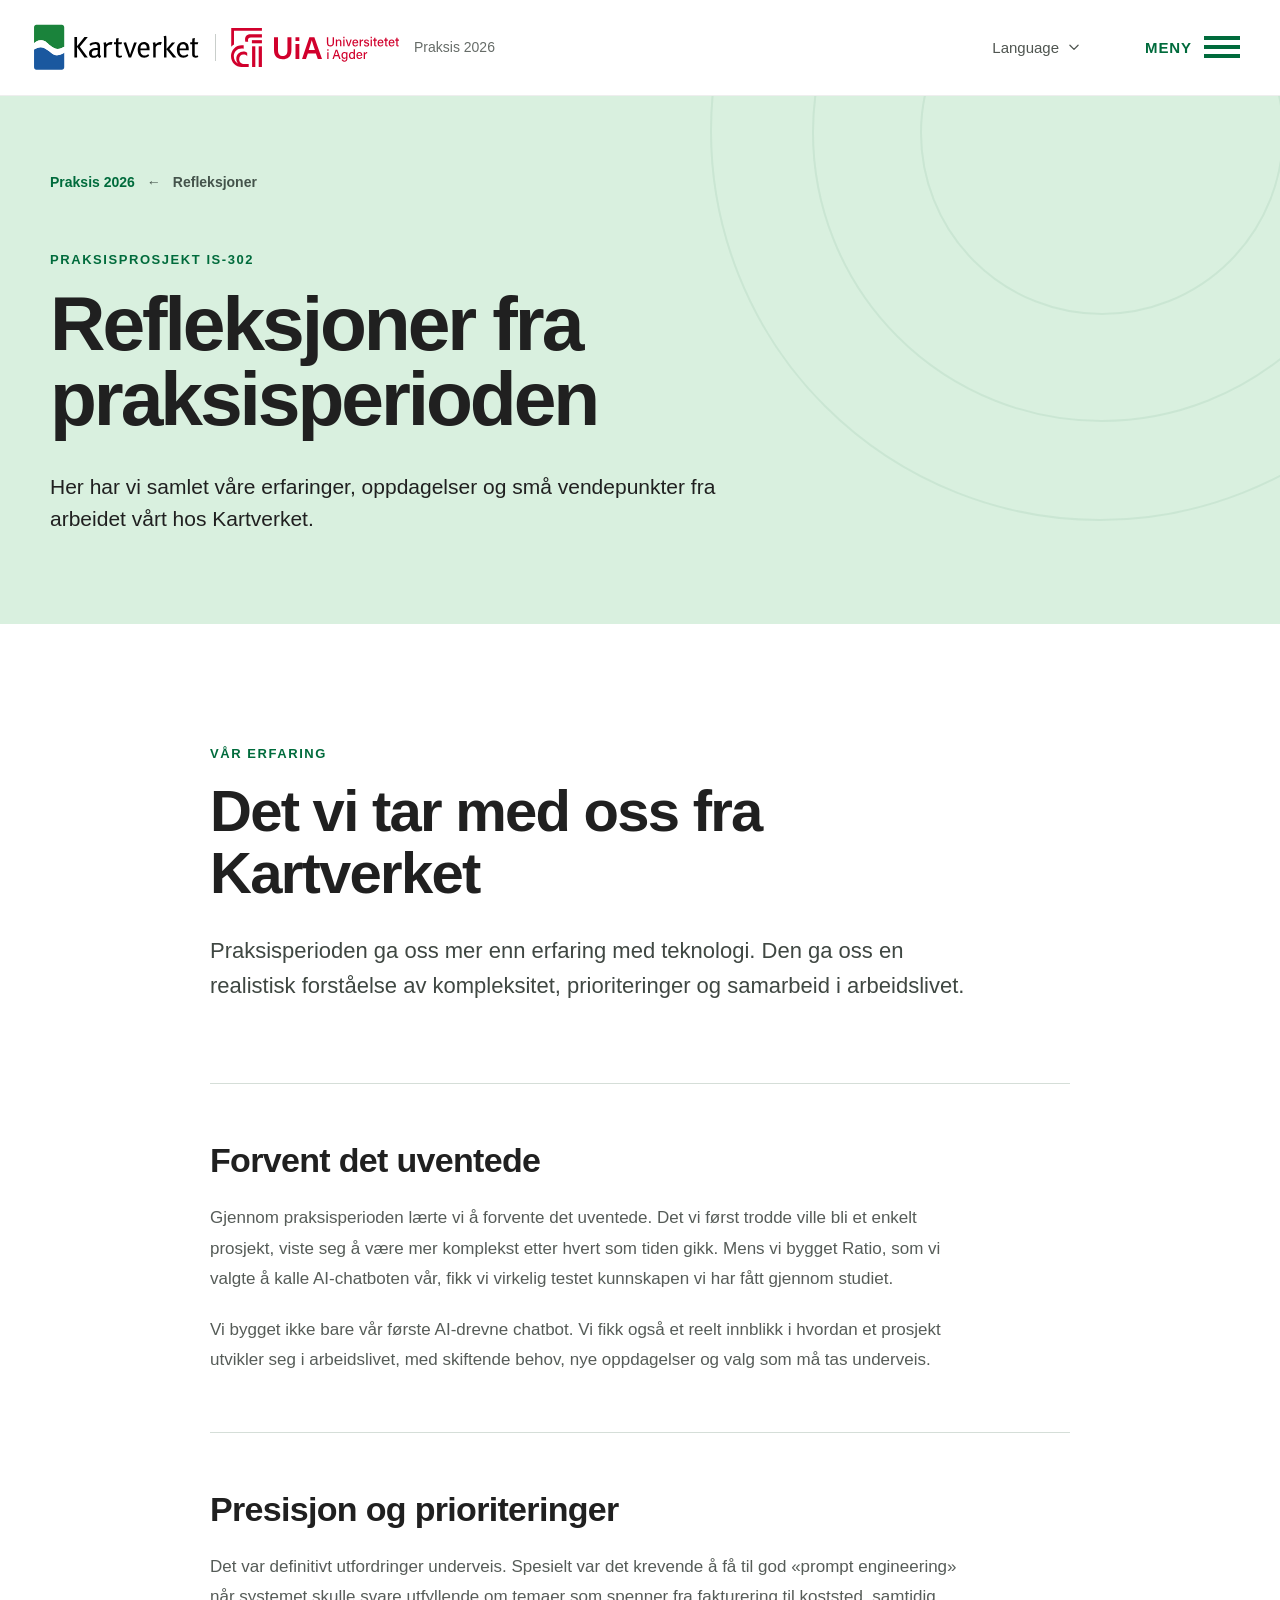
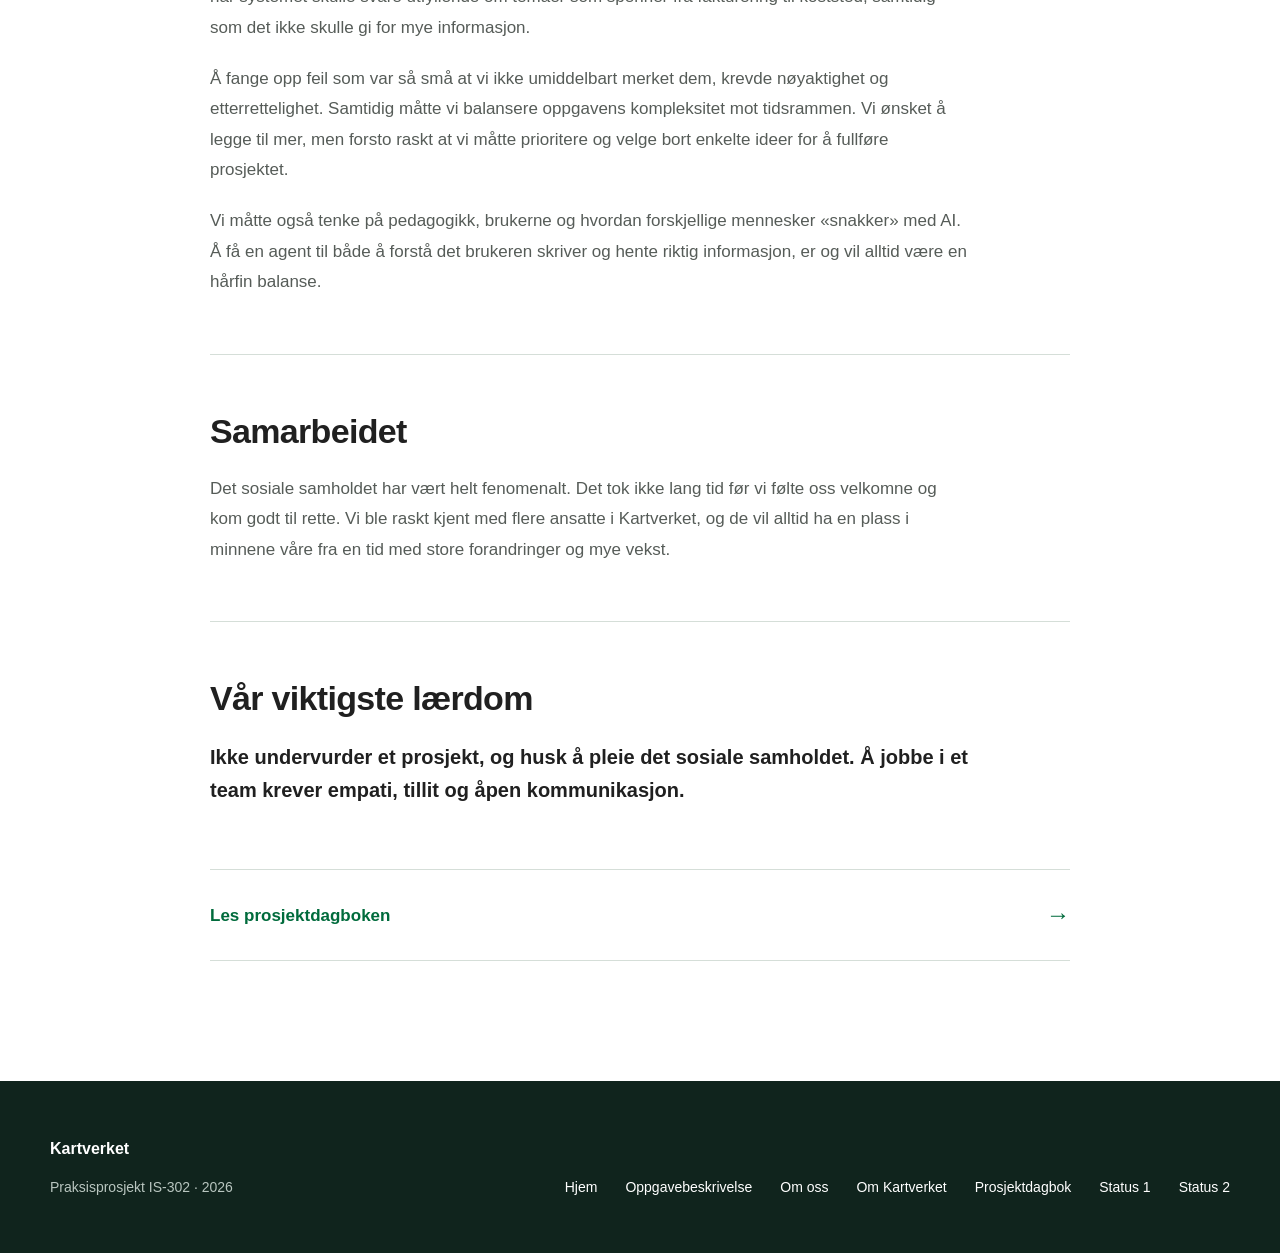
<file: View/refleksjoner.html>
<!DOCTYPE html>
<html lang="no" data-title-en="Reflections | Kartverket Internship">

<head>
    <meta charset="UTF-8">
    <meta name="viewport" content="width=device-width, initial-scale=1.0">

    <title>Refleksjoner | Kartverket Praksis</title>

    <meta name="description" content="Refleksjoner fra praksisprosjektet til studentteamet hos Kartverket høsten 2026.">

    <link rel="stylesheet" href="css/global.css">
    <link rel="stylesheet" href="css/refleksjoner.css">
</head>

<body>

    <!-- HEADER -->
    <header class="site-header">
        <div class="header-container">

            <a href="index.html" class="brand" aria-label="Gå til forsiden">
                <img src="../assets/images/kartverket-logo.svg" alt="Kartverket" class="kartverket-logo">
                <span class="brand-divider" aria-hidden="true"></span>
                <img src="../assets/images/uia-logo.svg" alt="Universitetet i Agder" class="uia-logo">
                <span class="brand-project" data-en="Internship 2026">Praksis 2026</span>
            </a>

            <div class="lang-switch">
                <button class="lang-button" type="button" aria-expanded="false" aria-controls="sprakmeny">
                    <span>Language</span>

                    <svg class="lang-caret" viewBox="0 0 24 24" fill="none" stroke="currentColor" stroke-width="2.2"
                        stroke-linecap="round" stroke-linejoin="round" aria-hidden="true">
                        <path d="m5 9 7 7 7-7"></path>
                    </svg>
                </button>

                <div class="lang-menu" id="sprakmeny" hidden>
                    <button type="button" data-lang="no">Norsk</button>
                    <button type="button" data-lang="en">English</button>
                </div>
            </div>

            <button class="menu-button" type="button" aria-label="Åpne meny" aria-expanded="false"
                aria-controls="hovedmeny">
                <span class="menu-text" data-en="MENU">MENY</span>

                <span class="menu-lines" aria-hidden="true">
                    <span></span>
                    <span></span>
                    <span></span>
                </span>
            </button>

        </div>
    </header>


    <main>

        <!-- HERO -->
        <section class="hero">
            <div class="hero-pattern" aria-hidden="true"></div>

            <div class="content-container hero-content">

                <div class="breadcrumb">
                    <a href="index.html" data-en="Internship 2026">Praksis 2026</a>
                    <span aria-hidden="true">←</span>
                    <span data-en="Reflections">Refleksjoner</span>
                </div>

                <p class="eyebrow" data-en="Internship project IS-302">Praksisprosjekt IS-302</p>

                <h1 data-en="Reflections from the internship period">
                    Refleksjoner fra praksisperioden
                </h1>

                <p class="hero-intro"
                    data-en="Here we have collected experiences, discoveries and small turning points from our work at Kartverket.">
                    Her har vi samlet våre erfaringer, oppdagelser og små vendepunkter fra arbeidet vårt hos Kartverket.
                </p>

            </div>
        </section>

        <!-- REFLEKSJON -->
        <section class="reflection-section" id="refleksjonen">
            <article class="content-container reflection-content">
                <header class="reflection-intro">
                    <p class="eyebrow" data-en="Our experience">Vår erfaring</p>
                    <h2 data-en="What we take with us from The Norwegian Mapping Authority">
                        Det vi tar med oss fra Kartverket
                    </h2>
                    <p class="lead"
                        data-en="The internship gave us more than experience with technology. It gave us a realistic understanding of complexity, priorities and collaboration in working life.">
                        Praksisperioden ga oss mer enn erfaring med teknologi. Den ga oss en realistisk forståelse av kompleksitet, prioriteringer og samarbeid i arbeidslivet.
                    </p>
                </header>

                <div class="reflection-body">
                    <section aria-labelledby="forvent-det-uventede">
                        <h3 id="forvent-det-uventede" data-en="Expect the unexpected">Forvent det uventede</h3>
                        <p
                            data-en="Throughout our internship period, we learned to expect the unexpected. What we initially thought would be a simple project became more complex over time. While building Ratio, as we chose to name our AI chatbot, we truly got to test the knowledge we have gained through our studies.">
                            Gjennom praksisperioden lærte vi å forvente det uventede. Det vi først trodde ville bli et enkelt prosjekt, viste seg å være mer komplekst etter hvert som tiden gikk. Mens vi bygget Ratio, som vi valgte å kalle AI-chatboten vår, fikk vi virkelig testet kunnskapen vi har fått gjennom studiet.
                        </p>
                        <p
                            data-en="We did not only build our first AI-driven chatbot. We also gained real insight into how a project develops in working life, with changing needs, new discoveries and choices that must be made along the way.">
                            Vi bygget ikke bare vår første AI-drevne chatbot. Vi fikk også et reelt innblikk i hvordan et prosjekt utvikler seg i arbeidslivet, med skiftende behov, nye oppdagelser og valg som må tas underveis.
                        </p>
                    </section>

                    <section aria-labelledby="presisjon-og-prioritering">
                        <h3 id="presisjon-og-prioritering" data-en="Precision and priorities">Presisjon og prioriteringer</h3>
                        <p
                            data-en="There were definitely challenges along the way. Good prompt engineering was particularly demanding when the system had to provide comprehensive answers on topics ranging from invoicing to cost centers, while avoiding information overload.">
                            Det var definitivt utfordringer underveis. Spesielt var det krevende å få til god «prompt engineering» når systemet skulle svare utfyllende om temaer som spenner fra fakturering til koststed, samtidig som det ikke skulle gi for mye informasjon.
                        </p>
                        <p
                            data-en="Catching errors that were so small we did not immediately notice them required accuracy and accountability. At the same time, we had to balance the complexity of the task against the timeframe. We wanted to add more, but quickly understood that completing the project required us to prioritize and leave some ideas behind.">
                            Å fange opp feil som var så små at vi ikke umiddelbart merket dem, krevde nøyaktighet og etterrettelighet. Samtidig måtte vi balansere oppgavens kompleksitet mot tidsrammen. Vi ønsket å legge til mer, men forsto raskt at vi måtte prioritere og velge bort enkelte ideer for å fullføre prosjektet.
                        </p>
                        <p
                            data-en="We also had to think about pedagogy, the users, and how different people talk to AI. Getting an agent to understand what the user writes and retrieve the correct information is, and will always be, a fine balance.">
                            Vi måtte også tenke på pedagogikk, brukerne og hvordan forskjellige mennesker «snakker» med AI. Å få en agent til både å forstå det brukeren skriver og hente riktig informasjon, er og vil alltid være en hårfin balanse.
                        </p>
                    </section>

                    <section aria-labelledby="samarbeidet">
                        <h3 id="samarbeidet" data-en="Collaboration">Samarbeidet</h3>
                        <p
                            data-en="The social environment was phenomenal. It did not take long before we felt welcome and settled in. We quickly got to know several employees at The Norwegian Mapping Authority, and they will always have a place in our memories from a time of great change and growth.">
                            Det sosiale samholdet har vært helt fenomenalt. Det tok ikke lang tid før vi følte oss velkomne og kom godt til rette. Vi ble raskt kjent med flere ansatte i Kartverket, og de vil alltid ha en plass i minnene våre fra en tid med store forandringer og mye vekst.
                        </p>
                    </section>

                    <section class="reflection-conclusion" aria-labelledby="viktigste-laerdom">
                        <h3 id="viktigste-laerdom" data-en="Our most important lesson">Vår viktigste lærdom</h3>
                        <p
                            data-en="Do not underestimate a project, and remember to nurture the social bond. Teamwork requires empathy, trust and open communication.">
                            Ikke undervurder et prosjekt, og husk å pleie det sosiale samholdet. Å jobbe i et team krever empati, tillit og åpen kommunikasjon.
                        </p>
                    </section>
                </div>

                <a href="prosjektdagbok.html" class="related-link">
                    <span data-en="Read the project diary">Les prosjektdagboken</span>
                    <span aria-hidden="true">→</span>
                </a>
            </article>
        </section>

    </main>


    <!-- FOOTER -->
    <footer>
        <div class="content-container footer-content">

            <div>
                <p class="footer-brand">Kartverket</p>
                <p data-en="Internship project IS-302 · 2026">Praksisprosjekt IS-302 · 2026</p>
            </div>

            <div class="footer-right">
                <a href="index.html" data-en="Home">Hjem</a>
                <a href="oppgavebeskrivelse.html" data-en="Assignment description">Oppgavebeskrivelse</a>
                <a href="om-oss.html" data-en="About us">Om oss</a>
                <a href="omkartverket.html" data-en="About Kartverket">Om Kartverket</a>
                <a href="prosjektdagbok.html" data-en="Project diary">Prosjektdagbok</a>
                <a href="status1.html">Status 1</a>
                <a href="status2.html">Status 2</a>
            </div>

        </div>
    </footer>



    <!-- MENYPANEL -->
    <div class="menu-overlay" hidden></div>

    <div class="menu-panel" id="hovedmeny" role="dialog" aria-modal="true" aria-label="Hovedmeny" hidden>

        <button class="menu-close" type="button" aria-label="Lukk meny">
            <svg viewBox="0 0 24 24" fill="none" stroke="currentColor" stroke-width="2.6" stroke-linecap="round"
                aria-hidden="true">
                <path d="M6 6l12 12M18 6L6 18"></path>
            </svg>
        </button>

        <nav class="menu-primary" aria-label="Hovedsider">

            <a href="index.html">
                <svg class="icon" viewBox="0 0 24 24" fill="none" stroke="currentColor" stroke-width="1.6"
                    stroke-linecap="round" stroke-linejoin="round" aria-hidden="true">
                    <path d="m3 9 9-7 9 7v11a2 2 0 0 1-2 2H5a2 2 0 0 1-2-2z"></path>
                    <polyline points="9 22 9 12 15 12 15 22"></polyline>
                </svg>

                <span data-en="Home">Hjem</span>

                <svg class="chevron" viewBox="0 0 24 24" fill="none" stroke="currentColor" stroke-width="2.4"
                    stroke-linecap="round" stroke-linejoin="round" aria-hidden="true">
                    <path d="m9 5 7 7-7 7"></path>
                </svg>
            </a>

            <a href="oppgavebeskrivelse.html">
                <svg class="icon" viewBox="0 0 24 24" fill="none" stroke="currentColor" stroke-width="1.6"
                    stroke-linecap="round" stroke-linejoin="round" aria-hidden="true">
                    <path d="M14 3H7a2 2 0 0 0-2 2v14a2 2 0 0 0 2 2h10a2 2 0 0 0 2-2V8z"></path>
                    <path d="M14 3v5h5"></path>
                    <path d="M9 13h6M9 17h6"></path>
                </svg>

                <span data-en="The Assignment">Oppgaven</span>

                <svg class="chevron" viewBox="0 0 24 24" fill="none" stroke="currentColor" stroke-width="2.4"
                    stroke-linecap="round" stroke-linejoin="round" aria-hidden="true">
                    <path d="m9 5 7 7-7 7"></path>
                </svg>
            </a>

            <a href="om-oss.html">
                <svg class="icon" viewBox="0 0 24 24" fill="none" stroke="currentColor" stroke-width="1.6"
                    stroke-linecap="round" stroke-linejoin="round" aria-hidden="true">
                    <path d="M16 20v-2a4 4 0 0 0-4-4H7a4 4 0 0 0-4 4v2"></path>
                    <circle cx="9.5" cy="7.2" r="3.2"></circle>
                    <path d="M21 20v-2a4 4 0 0 0-3-3.87"></path>
                    <path d="M15.6 4.4a3.2 3.2 0 0 1 0 5.6"></path>
                </svg>

                <span data-en="About Us">Om oss</span>

                <svg class="chevron" viewBox="0 0 24 24" fill="none" stroke="currentColor" stroke-width="2.4"
                    stroke-linecap="round" stroke-linejoin="round" aria-hidden="true">
                    <path d="m9 5 7 7-7 7"></path>
                </svg>
            </a>

            <a href="omkartverket.html">
                <svg class="icon" viewBox="0 0 24 24" fill="none" stroke="currentColor" stroke-width="1.6"
                    stroke-linecap="round" stroke-linejoin="round" aria-hidden="true">
                    <path d="M9 4 3 6.5v13L9 17l6 2.5 6-2.5v-13L15 6.5 9 4z"></path>
                    <path d="M9 4v13M15 6.5v13"></path>
                </svg>

                <span data-en="About The Norwegian Mapping Authority">Om Kartverket</span>

                <svg class="chevron" viewBox="0 0 24 24" fill="none" stroke="currentColor" stroke-width="2.4"
                    stroke-linecap="round" stroke-linejoin="round" aria-hidden="true">
                    <path d="m9 5 7 7-7 7"></path>
                </svg>
            </a>

            <a href="prosjektdagbok.html">
                <svg class="icon" viewBox="0 0 24 24" fill="none" stroke="currentColor" stroke-width="1.6"
                    stroke-linecap="round" stroke-linejoin="round" aria-hidden="true">
                    <path d="M4 19.5v-15A2.5 2.5 0 0 1 6.5 2H20v20H6.5a2.5 2.5 0 0 1-2.5-2.5Z"></path>
                    <path d="M8 7h8M8 11h8M8 15h5"></path>
                </svg>

                <span data-en="Project Diary">Prosjektdagbok</span>

                <svg class="chevron" viewBox="0 0 24 24" fill="none" stroke="currentColor" stroke-width="2.4"
                    stroke-linecap="round" stroke-linejoin="round" aria-hidden="true">
                    <path d="m9 5 7 7-7 7"></path>
                </svg>
            </a>

            <div class="status-menu">

                <button class="status-menu-button" type="button" aria-expanded="false">
                    <svg class="icon" viewBox="0 0 24 24" fill="none" stroke="currentColor" stroke-width="1.6"
                        stroke-linecap="round" stroke-linejoin="round" aria-hidden="true">
                        <path d="M18 20V10M12 20V4M6 20v-6"></path>
                    </svg>

                    <span data-en="Status">Status</span>

                    <svg class="chevron status-chevron" viewBox="0 0 24 24" fill="none" stroke="currentColor"
                        stroke-width="2.4" stroke-linecap="round" stroke-linejoin="round" aria-hidden="true">
                        <path d="m9 5 7 7-7 7"></path>
                    </svg>
                </button>

                <div class="status-submenu" hidden>

                    <a href="status1.html">
                        <span>Status 1</span>

                        <svg class="chevron" viewBox="0 0 24 24" fill="none" stroke="currentColor" stroke-width="2.4"
                            stroke-linecap="round" stroke-linejoin="round" aria-hidden="true">
                            <path d="m9 5 7 7-7 7"></path>
                        </svg>
                    </a>

                    <a href="status2.html">
                        <span>Status 2</span>

                        <svg class="chevron" viewBox="0 0 24 24" fill="none" stroke="currentColor" stroke-width="2.4"
                            stroke-linecap="round" stroke-linejoin="round" aria-hidden="true">
                            <path d="m9 5 7 7-7 7"></path>
                        </svg>
                    </a>

                </div>

            </div>

            <a href="refleksjoner.html" aria-current="page">
                <svg class="icon" viewBox="0 0 24 24" fill="none" stroke="currentColor" stroke-width="1.6"
                    stroke-linecap="round" stroke-linejoin="round" aria-hidden="true">
                    <path
                        d="M15 14c.2-1 .7-1.7 1.5-2.5 1-1 1.5-2.2 1.5-3.5A6 6 0 0 0 6 8c0 1.3.5 2.5 1.5 3.5.8.8 1.3 1.5 1.5 2.5">
                    </path>
                    <path d="M9 18h6M10 22h4"></path>
                </svg>

                <span data-en="Reflections">Refleksjon</span>

                <svg class="chevron" viewBox="0 0 24 24" fill="none" stroke="currentColor" stroke-width="2.4"
                    stroke-linecap="round" stroke-linejoin="round" aria-hidden="true">
                    <path d="m9 5 7 7-7 7"></path>
                </svg>
            </a>

        </nav>

        <nav class="menu-secondary" aria-label="Eksterne lenker">

            <a href="https://www.kartverket.no/" class="is-highlighted" target="_blank" rel="noopener noreferrer">
                kartverket.no
                <svg class="chevron" viewBox="0 0 24 24" fill="none" stroke="currentColor" stroke-width="2.4"
                    stroke-linecap="round" stroke-linejoin="round" aria-hidden="true">
                    <path d="m9 5 7 7-7 7"></path>
                </svg>
            </a>

        </nav>

    </div>


    <script src="js/site.js"></script>

</body>

</html>
</file>
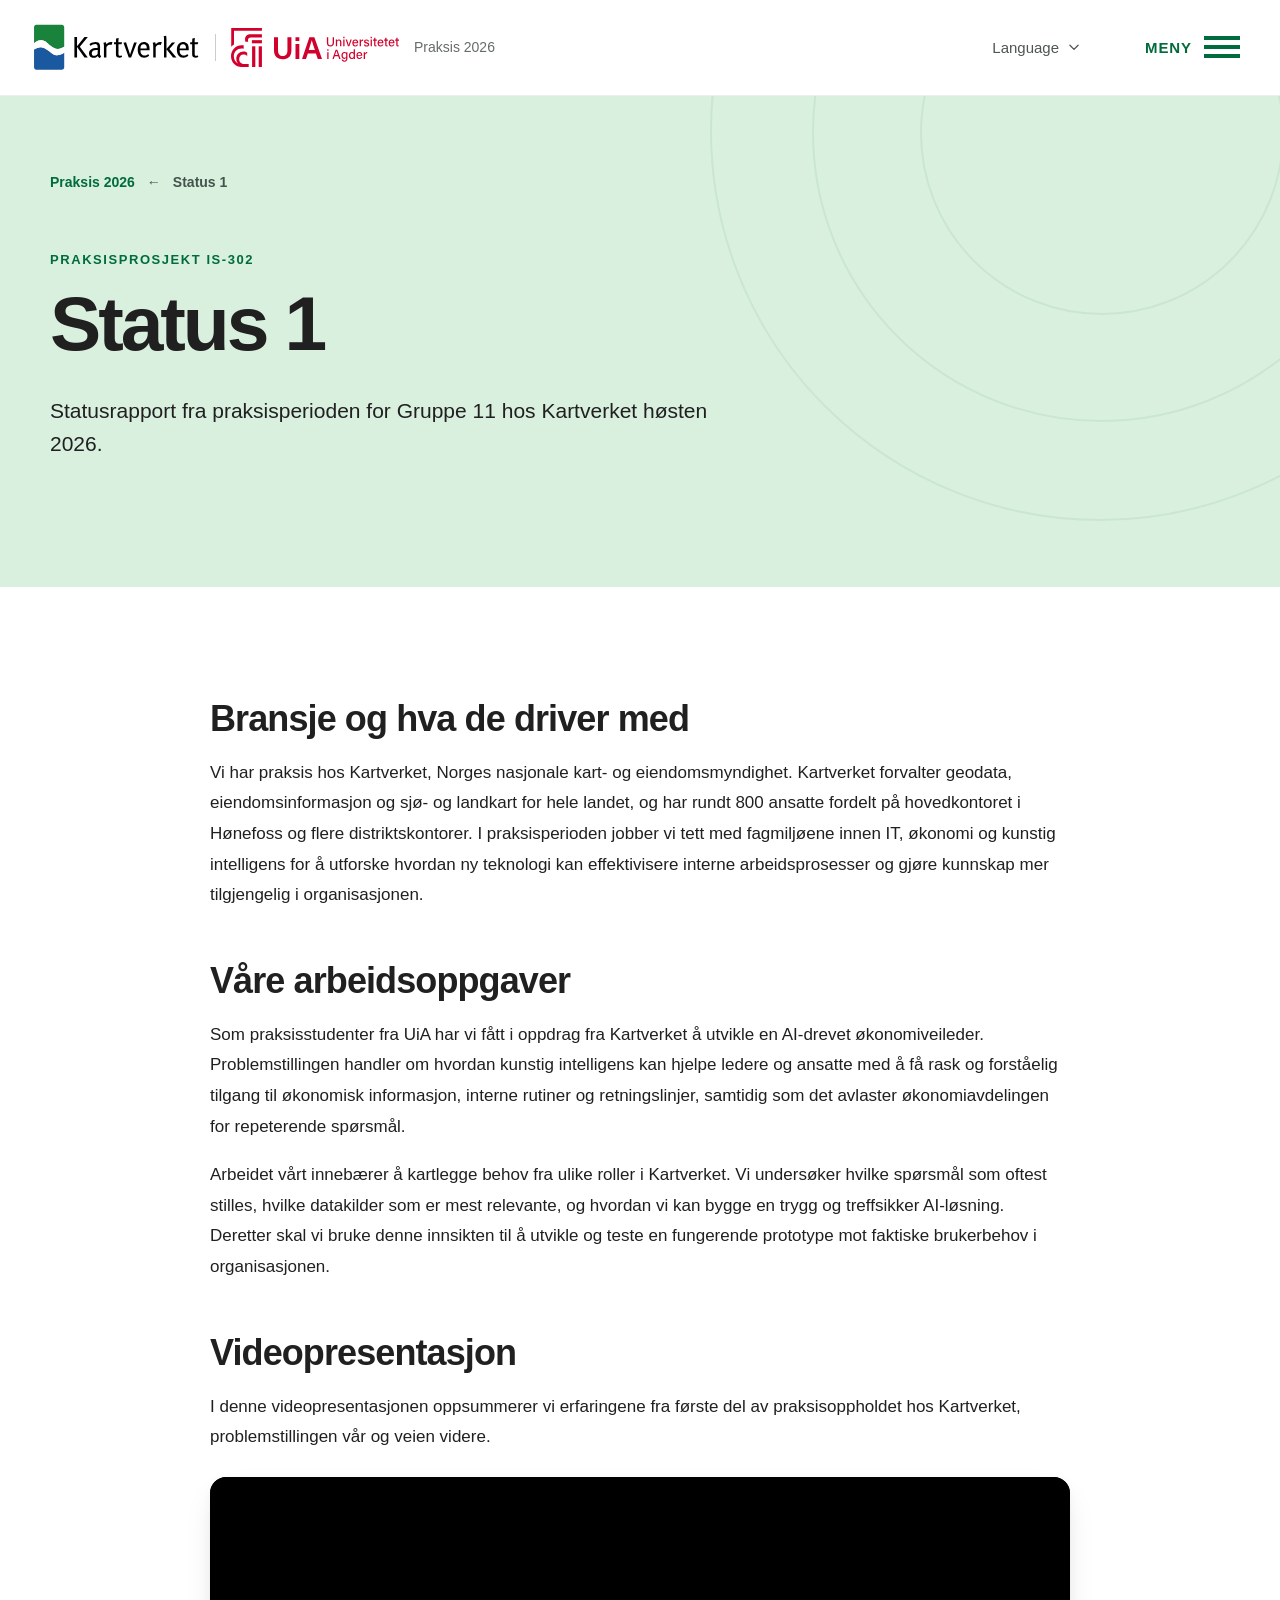
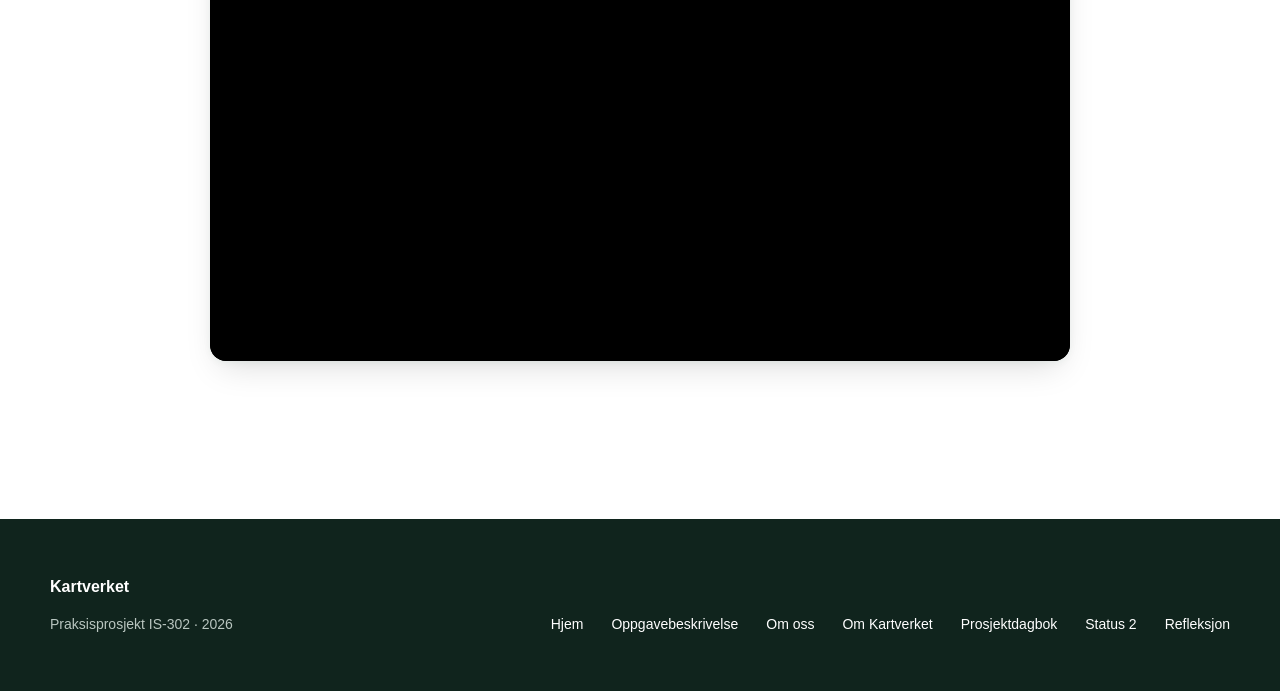
<file: View/status1.html>
<!DOCTYPE html>
<html lang="no" data-title-en="Status 1 | Kartverket Internship">

<head>
    <meta charset="UTF-8">
    <meta name="viewport" content="width=device-width, initial-scale=1.0">

    <title>Status 1 | Kartverket Praksis</title>

    <meta name="description" content="Status rapport 1 for studentteamets praksisprosjekt ved Kartverket høsten 2026.">

    <link rel="stylesheet" href="css/global.css">
    <link rel="stylesheet" href="css/status.css">
</head>

<body>

    <!-- HEADER -->
    <header class="site-header">
        <div class="header-container">

            <a href="index.html" class="brand" aria-label="Gå til forsiden">
                <img src="../assets/images/kartverket-logo.svg" alt="Kartverket" class="kartverket-logo">
                <span class="brand-divider" aria-hidden="true"></span>
                <img src="../assets/images/uia-logo.svg" alt="Universitetet i Agder" class="uia-logo">
                <span class="brand-project" data-en="Internship 2026">Praksis 2026</span>
            </a>

            <div class="lang-switch">
                <button class="lang-button" type="button" aria-expanded="false" aria-controls="sprakmeny">
                    <span>Language</span>

                    <svg class="lang-caret" viewBox="0 0 24 24" fill="none" stroke="currentColor"
                        stroke-width="2.2" stroke-linecap="round" stroke-linejoin="round" aria-hidden="true">
                        <path d="m5 9 7 7 7-7"></path>
                    </svg>
                </button>

                <div class="lang-menu" id="sprakmeny" hidden>
                    <button type="button" data-lang="no">Norsk</button>
                    <button type="button" data-lang="en">English</button>
                </div>
            </div>

            <button class="menu-button" type="button" aria-label="Åpne meny" aria-expanded="false"
                aria-controls="hovedmeny">
                <span class="menu-text" data-en="MENU">MENY</span>

                <span class="menu-lines" aria-hidden="true">
                    <span></span>
                    <span></span>
                    <span></span>
                </span>
            </button>

        </div>
    </header>

    <main>

        <!-- HERO -->
        <section class="hero">
            <div class="hero-pattern" aria-hidden="true"></div>

            <div class="content-container hero-content">

                <div class="breadcrumb">
                    <a href="index.html" data-en="Internship 2026">Praksis 2026</a>
                    <span aria-hidden="true">←</span>
                    <span>Status 1</span>
                </div>

                <p class="eyebrow" data-en="Internship project IS-302">Praksisprosjekt IS-302</p>

                <h1>Status 1</h1>

                <p class="hero-intro"
                    data-en="A status report from the internship period for Group 11 at Kartverket during the autumn of 2026.">
                    Statusrapport fra praksisperioden for Gruppe 11 hos Kartverket høsten 2026.
                </p>

            </div>
        </section>

        <!-- MAIN STATUS CONTENT -->
        <section class="status-main">
            <div class="status-container">

                <section class="status-section">
                    <h2 data-en="The sector and what they do">Bransje og hva de driver med</h2>
                    <p data-en="We are doing our internship at Kartverket, Norway&apos;s national mapping and cadastre authority. Kartverket manages geodata, property information and nautical and land maps for the whole country, and has around 800 employees at the head office in Hønefoss and several regional offices. During the internship we work closely with the IT, finance and artificial intelligence communities to explore how new technology can streamline internal work processes and make knowledge more accessible across the organisation.">
                        Vi har praksis hos Kartverket, Norges nasjonale kart- og eiendomsmyndighet. Kartverket forvalter
                        geodata, eiendomsinformasjon og sjø- og landkart for hele landet, og har rundt 800 ansatte
                        fordelt på hovedkontoret i Hønefoss og flere distriktskontorer. I praksisperioden jobber vi tett
                        med fagmiljøene innen IT, økonomi og kunstig intelligens for å utforske hvordan ny teknologi kan
                        effektivisere interne arbeidsprosesser og gjøre kunnskap mer tilgjengelig i organisasjonen.
                    </p>
                </section>

                <section class="status-section">
                    <h2 data-en="Our tasks">Våre arbeidsoppgaver</h2>
                    <p data-en="As internship students from UiA, Kartverket has asked us to develop an AI-powered financial adviser. The question is how artificial intelligence can help managers and employees gain quick and understandable access to financial information, internal routines and guidelines, while relieving the finance department of repetitive questions.">
                        Som praksisstudenter fra UiA har vi fått i oppdrag fra Kartverket å utvikle en AI-drevet
                        økonomiveileder. Problemstillingen handler om hvordan kunstig intelligens kan hjelpe ledere og
                        ansatte med å få rask og forståelig tilgang til økonomisk informasjon, interne rutiner og
                        retningslinjer, samtidig som det avlaster økonomiavdelingen for repeterende spørsmål.
                    </p>
                    <p data-en="Our work involves mapping the needs of different roles at Kartverket. We look into which questions are asked most often, which data sources are most relevant, and how we can build a safe and accurate AI solution. We will then use that insight to develop and test a working prototype against actual user needs in the organisation.">
                        Arbeidet vårt innebærer å kartlegge behov fra ulike roller i Kartverket. Vi undersøker hvilke
                        spørsmål som oftest stilles, hvilke datakilder som er mest relevante, og hvordan vi kan bygge en
                        trygg og treffsikker AI-løsning. Deretter skal vi bruke denne innsikten til å utvikle og teste
                        en fungerende prototype mot faktiske brukerbehov i organisasjonen.
                    </p>
                </section>

                <section class="status-section">
                    <h2 data-en="Video presentation">Videopresentasjon</h2>
                    <p data-en="In this video presentation we summarize our experiences from the first part of the internship at Kartverket, the problem statement, and the road ahead.">
                        I denne videopresentasjonen oppsummerer vi erfaringene fra første del av praksisoppholdet hos Kartverket, problemstillingen vår og veien videre.
                    </p>

                    <div class="video-container">
                        <iframe
                            src="https://www.youtube.com/embed/UHiYxlkqWJc"
                            title="Status 1 videopresentasjon – Gruppe 11 Kartverket"
                            allow="accelerometer; autoplay; clipboard-write; encrypted-media; gyroscope; picture-in-picture; web-share"
                            referrerpolicy="strict-origin-when-cross-origin"
                            allowfullscreen>
                        </iframe>
                    </div>
                </section>

            </div>
        </section>
    </main>

    <!-- FOOTER -->
    <footer>
        <div class="content-container footer-content">

            <div>
                <p class="footer-brand">Kartverket</p>
                <p data-en="Internship project IS-302 · 2026">Praksisprosjekt IS-302 · 2026</p>
            </div>

            <div class="footer-right">
                <a href="index.html" data-en="Home">Hjem</a>
                <a href="oppgavebeskrivelse.html" data-en="Assignment description">Oppgavebeskrivelse</a>
                <a href="om-oss.html" data-en="About us">Om oss</a>
                <a href="omkartverket.html" data-en="About Kartverket">Om Kartverket</a>
                <a href="prosjektdagbok.html" data-en="Project diary">Prosjektdagbok</a>
                <a href="status2.html">Status 2</a>
                <a href="refleksjoner.html" data-en="Reflections">Refleksjon</a>
            </div>

        </div>
    </footer>



    <!-- MENYPANEL -->
    <div class="menu-overlay" hidden></div>

    <div class="menu-panel" id="hovedmeny" role="dialog" aria-modal="true" aria-label="Hovedmeny" hidden>

        <button class="menu-close" type="button" aria-label="Lukk meny">
            <svg viewBox="0 0 24 24" fill="none" stroke="currentColor" stroke-width="2.6"
                stroke-linecap="round" aria-hidden="true">
                <path d="M6 6l12 12M18 6L6 18"></path>
            </svg>
        </button>

        <nav class="menu-primary" aria-label="Hovedsider">

            <a href="index.html">
                <svg class="icon" viewBox="0 0 24 24" fill="none" stroke="currentColor" stroke-width="1.6"
                    stroke-linecap="round" stroke-linejoin="round" aria-hidden="true">
                    <path d="m3 9 9-7 9 7v11a2 2 0 0 1-2 2H5a2 2 0 0 1-2-2z"></path>
                    <polyline points="9 22 9 12 15 12 15 22"></polyline>
                </svg>

                <span data-en="Home">Hjem</span>

                <svg class="chevron" viewBox="0 0 24 24" fill="none" stroke="currentColor" stroke-width="2.4"
                    stroke-linecap="round" stroke-linejoin="round" aria-hidden="true">
                    <path d="m9 5 7 7-7 7"></path>
                </svg>
            </a>

            <a href="oppgavebeskrivelse.html">
                <svg class="icon" viewBox="0 0 24 24" fill="none" stroke="currentColor" stroke-width="1.6"
                    stroke-linecap="round" stroke-linejoin="round" aria-hidden="true">
                    <path d="M14 3H7a2 2 0 0 0-2 2v14a2 2 0 0 0 2 2h10a2 2 0 0 0 2-2V8z"></path>
                    <path d="M14 3v5h5"></path>
                    <path d="M9 13h6M9 17h6"></path>
                </svg>

                <span data-en="The Assignment">Oppgaven</span>

                <svg class="chevron" viewBox="0 0 24 24" fill="none" stroke="currentColor" stroke-width="2.4"
                    stroke-linecap="round" stroke-linejoin="round" aria-hidden="true">
                    <path d="m9 5 7 7-7 7"></path>
                </svg>
            </a>

            <a href="om-oss.html">
                <svg class="icon" viewBox="0 0 24 24" fill="none" stroke="currentColor" stroke-width="1.6"
                    stroke-linecap="round" stroke-linejoin="round" aria-hidden="true">
                    <path d="M16 20v-2a4 4 0 0 0-4-4H7a4 4 0 0 0-4 4v2"></path>
                    <circle cx="9.5" cy="7.2" r="3.2"></circle>
                    <path d="M21 20v-2a4 4 0 0 0-3-3.87"></path>
                    <path d="M15.6 4.4a3.2 3.2 0 0 1 0 5.6"></path>
                </svg>

                <span data-en="About Us">Om oss</span>

                <svg class="chevron" viewBox="0 0 24 24" fill="none" stroke="currentColor" stroke-width="2.4"
                    stroke-linecap="round" stroke-linejoin="round" aria-hidden="true">
                    <path d="m9 5 7 7-7 7"></path>
                </svg>
            </a>

            <a href="omkartverket.html">
                <svg class="icon" viewBox="0 0 24 24" fill="none" stroke="currentColor" stroke-width="1.6"
                    stroke-linecap="round" stroke-linejoin="round" aria-hidden="true">
                    <path d="M9 4 3 6.5v13L9 17l6 2.5 6-2.5v-13L15 6.5 9 4z"></path>
                    <path d="M9 4v13M15 6.5v13"></path>
                </svg>

                <span data-en="About The Norwegian Mapping Authority">Om Kartverket</span>

                <svg class="chevron" viewBox="0 0 24 24" fill="none" stroke="currentColor" stroke-width="2.4"
                    stroke-linecap="round" stroke-linejoin="round" aria-hidden="true">
                    <path d="m9 5 7 7-7 7"></path>
                </svg>
            </a>

            <a href="prosjektdagbok.html">
                <svg class="icon" viewBox="0 0 24 24" fill="none" stroke="currentColor" stroke-width="1.6"
                    stroke-linecap="round" stroke-linejoin="round" aria-hidden="true">
                    <path d="M4 19.5v-15A2.5 2.5 0 0 1 6.5 2H20v20H6.5a2.5 2.5 0 0 1-2.5-2.5Z"></path>
                    <path d="M8 7h8M8 11h8M8 15h5"></path>
                </svg>

                <span data-en="Project Diary">Prosjektdagbok</span>

                <svg class="chevron" viewBox="0 0 24 24" fill="none" stroke="currentColor" stroke-width="2.4"
                    stroke-linecap="round" stroke-linejoin="round" aria-hidden="true">
                    <path d="m9 5 7 7-7 7"></path>
                </svg>
            </a>

            <div class="status-menu">

                <button class="status-menu-button" type="button" aria-expanded="false">
                    <svg class="icon" viewBox="0 0 24 24" fill="none" stroke="currentColor" stroke-width="1.6"
                        stroke-linecap="round" stroke-linejoin="round" aria-hidden="true">
                        <path d="M18 20V10M12 20V4M6 20v-6"></path>
                    </svg>

                    <span data-en="Status">Status</span>

                    <svg class="chevron status-chevron" viewBox="0 0 24 24" fill="none" stroke="currentColor"
                        stroke-width="2.4" stroke-linecap="round" stroke-linejoin="round" aria-hidden="true">
                        <path d="m9 5 7 7-7 7"></path>
                    </svg>
                </button>

                <div class="status-submenu" hidden>

                    <a href="status1.html" aria-current="page">
                        <span>Status 1</span>

                        <svg class="chevron" viewBox="0 0 24 24" fill="none" stroke="currentColor" stroke-width="2.4"
                            stroke-linecap="round" stroke-linejoin="round" aria-hidden="true">
                            <path d="m9 5 7 7-7 7"></path>
                        </svg>
                    </a>

                    <a href="status2.html">
                        <span>Status 2</span>

                        <svg class="chevron" viewBox="0 0 24 24" fill="none" stroke="currentColor" stroke-width="2.4"
                            stroke-linecap="round" stroke-linejoin="round" aria-hidden="true">
                            <path d="m9 5 7 7-7 7"></path>
                        </svg>
                    </a>

                </div>

            </div>

            <a href="refleksjoner.html">
                <svg class="icon" viewBox="0 0 24 24" fill="none" stroke="currentColor" stroke-width="1.6"
                    stroke-linecap="round" stroke-linejoin="round" aria-hidden="true">
                    <path d="M15 14c.2-1 .7-1.7 1.5-2.5 1-1 1.5-2.2 1.5-3.5A6 6 0 0 0 6 8c0 1.3.5 2.5 1.5 3.5.8.8 1.3 1.5 1.5 2.5"></path>
                    <path d="M9 18h6M10 22h4"></path>
                </svg>

                <span data-en="Reflections">Refleksjon</span>

                <svg class="chevron" viewBox="0 0 24 24" fill="none" stroke="currentColor" stroke-width="2.4"
                    stroke-linecap="round" stroke-linejoin="round" aria-hidden="true">
                    <path d="m9 5 7 7-7 7"></path>
                </svg>
            </a>

        </nav>

        <nav class="menu-secondary" aria-label="Eksterne lenker">

            <a href="https://www.kartverket.no/" class="is-highlighted" target="_blank"
                rel="noopener noreferrer">
                kartverket.no
                <svg class="chevron" viewBox="0 0 24 24" fill="none" stroke="currentColor" stroke-width="2.4"
                    stroke-linecap="round" stroke-linejoin="round" aria-hidden="true">
                    <path d="m9 5 7 7-7 7"></path>
                </svg>
            </a>

        </nav>

    </div>


    <script src="js/site.js"></script>

</body>

</html>
</file>
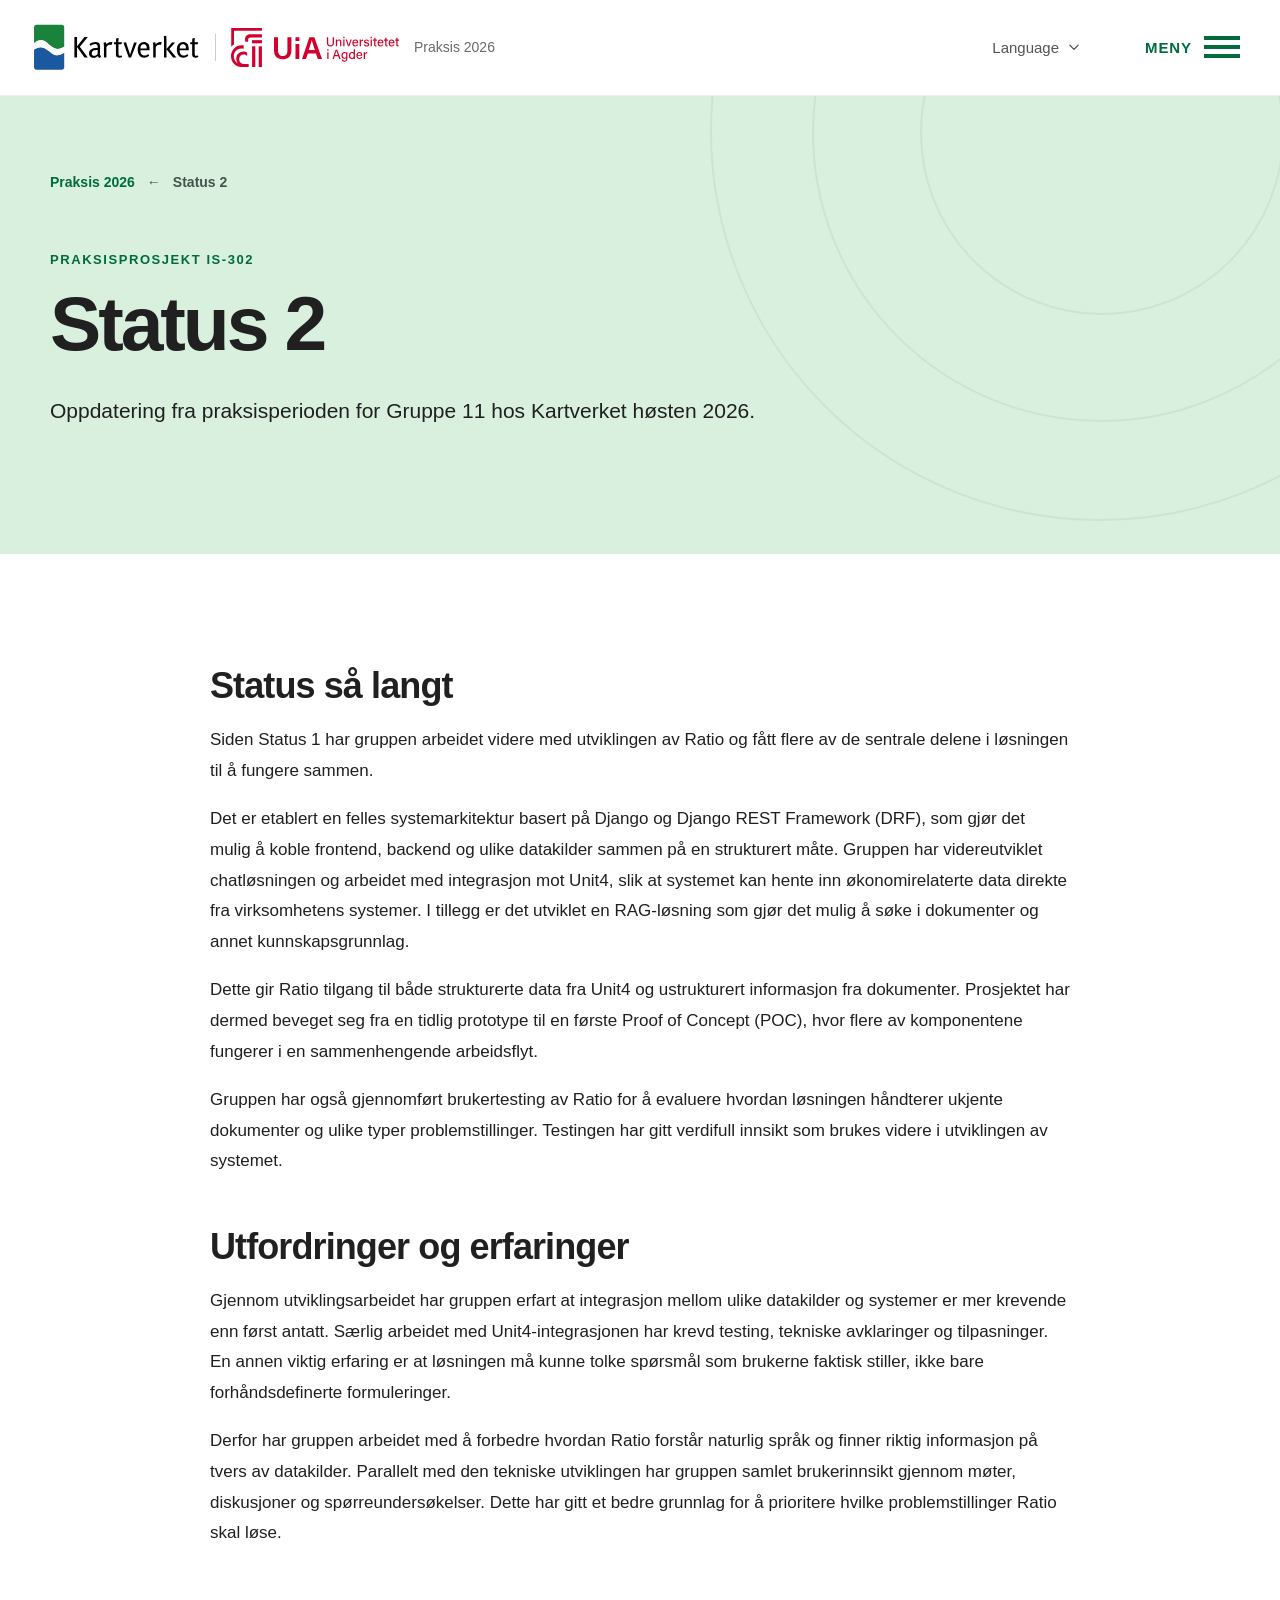
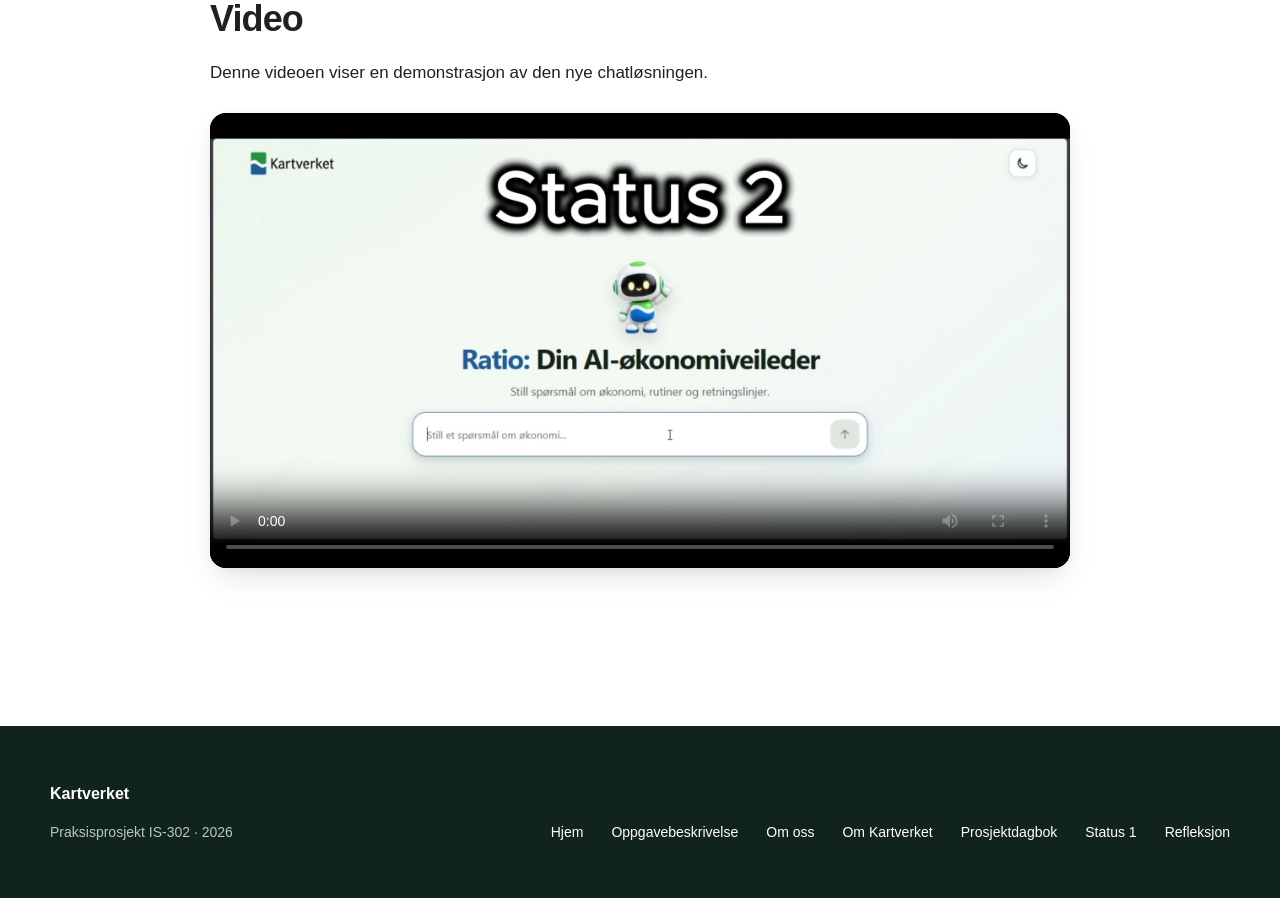
<file: View/status2.html>
<!DOCTYPE html>
<html lang="no" data-title-en="Status 2 | Kartverket Internship">

<head>
    <meta charset="UTF-8">
    <meta name="viewport" content="width=device-width, initial-scale=1.0">

    <title>Status 2 | Kartverket Praksis</title>

    <meta name="description" content="Status rapport 2 for studentteamets praksisprosjekt ved Kartverket høsten 2026.">

    <link rel="stylesheet" href="css/global.css">
    <link rel="stylesheet" href="css/status.css">
</head>

<body>

    <!-- HEADER -->
    <header class="site-header">
        <div class="header-container">

            <a href="index.html" class="brand" aria-label="Gå til forsiden">
                <img src="../assets/images/kartverket-logo.svg" alt="Kartverket" class="kartverket-logo">
                <span class="brand-divider" aria-hidden="true"></span>
                <img src="../assets/images/uia-logo.svg" alt="Universitetet i Agder" class="uia-logo">
                <span class="brand-project" data-en="Internship 2026">Praksis 2026</span>
            </a>

            <div class="lang-switch">
                <button class="lang-button" type="button" aria-expanded="false" aria-controls="sprakmeny">
                    <span>Language</span>

                    <svg class="lang-caret" viewBox="0 0 24 24" fill="none" stroke="currentColor" stroke-width="2.2"
                        stroke-linecap="round" stroke-linejoin="round" aria-hidden="true">
                        <path d="m5 9 7 7 7-7"></path>
                    </svg>
                </button>

                <div class="lang-menu" id="sprakmeny" hidden>
                    <button type="button" data-lang="no">Norsk</button>
                    <button type="button" data-lang="en">English</button>
                </div>
            </div>

            <button class="menu-button" type="button" aria-label="Åpne meny" aria-expanded="false"
                aria-controls="hovedmeny">
                <span class="menu-text" data-en="MENU">MENY</span>

                <span class="menu-lines" aria-hidden="true">
                    <span></span>
                    <span></span>
                    <span></span>
                </span>
            </button>

        </div>
    </header>

    <main>

        <!-- HERO -->
        <section class="hero">
            <div class="hero-pattern" aria-hidden="true"></div>

            <div class="content-container hero-content">

                <div class="breadcrumb">
                    <a href="index.html" data-en="Internship 2026">Praksis 2026</a>
                    <span aria-hidden="true">←</span>
                    <span>Status 2</span>
                </div>

                <p class="eyebrow" data-en="Internship project IS-302">Praksisprosjekt IS-302</p>

                <h1>Status 2</h1>

                <p class="hero-intro"
                    data-en="An update from the internship period for Group 11 at Kartverket during the autumn of 2026.">
                    Oppdatering fra praksisperioden for Gruppe 11 hos Kartverket høsten 2026.
                </p>

            </div>
        </section>

        <!-- MAIN STATUS CONTENT -->
        <section class="status-main">
            <div class="status-container">

                <section class="status-section">
                    <h2 data-en="Status so far">Status så langt</h2>
                    <p
                        data-en="Since status report 1, the group has continued to develop Ratio and has managed to get several of the key components of the solution to work together.">
                        Siden Status 1 har gruppen arbeidet videre med utviklingen av Ratio og fått flere av de sentrale
                        delene i
                        løsningen til å fungere sammen.
                    </p>

                    <p> Det er etablert en felles systemarkitektur basert på Django og Django REST Framework (DRF), som
                        gjør det mulig å
                        koble frontend, backend og ulike datakilder sammen på en strukturert måte. Gruppen har
                        videreutviklet
                        chatløsningen og arbeidet med integrasjon mot Unit4, slik at systemet kan hente inn
                        økonomirelaterte data
                        direkte fra virksomhetens systemer.
                        I tillegg er det utviklet en RAG-løsning som gjør det mulig å søke i dokumenter og annet
                        kunnskapsgrunnlag.
                    </p>

                    <p> Dette gir Ratio tilgang til både strukturerte data fra Unit4 og ustrukturert informasjon fra
                        dokumenter.
                        Prosjektet har dermed beveget seg fra en tidlig prototype til en første Proof of Concept (POC),
                        hvor flere av
                        komponentene fungerer i en sammenhengende arbeidsflyt.
                    </p>

                    <p
                        data-en="The group has also conducted user testing of Ratio to evaluate how the solution handles unknown documents and various types of issues. The testing has provided valuable insights that are used further in the development of the system.">
                        Gruppen har også gjennomført brukertesting av Ratio for å evaluere hvordan løsningen håndterer ukjente dokumenter og
                        ulike typer problemstillinger. Testingen har gitt verdifull innsikt som brukes videre i utviklingen av systemet.
                    </p>
                    </section>

                <section class="status-section">
                    <h2 data-en="Challenges and Experiences">Utfordringer og erfaringer</h2>
                    <p
                        data-en="Through the development work, the group has experienced that integration between different data sources and systems is more demanding than initially assumed. In particular, the work with the Unit4 integration has required testing, technical clarifications, and adjustments.">
                        Gjennom utviklingsarbeidet har gruppen erfart at integrasjon mellom ulike datakilder og systemer
                        er mer krevende
                        enn først antatt. Særlig arbeidet med Unit4-integrasjonen har krevd testing, tekniske
                        avklaringer og
                        tilpasninger.
                        En annen viktig erfaring er at løsningen må kunne tolke spørsmål som brukerne faktisk stiller,
                        ikke bare
                        forhåndsdefinerte formuleringer. </p>

                    <p> Derfor har gruppen arbeidet med å forbedre hvordan Ratio forstår naturlig språk og finner riktig
                        informasjon på
                        tvers av datakilder.
                        Parallelt med den tekniske utviklingen har gruppen samlet brukerinnsikt gjennom møter,
                        diskusjoner og
                        spørreundersøkelser. Dette har gitt et bedre grunnlag for å prioritere hvilke problemstillinger
                        Ratio skal løse.
                    </p>
                </section>

            <section class="status-section">
                <h2 data-en="Video">Video</h2>
            <p
            data-en="This video shows a demonstration of the new chat solution.">
            Denne videoen viser en demonstrasjon av den nye chatløsningen.
            </p>

            <div class="video-container video-container--wide">
                <video src="../assets/video/status2-video.mp4"
                    poster="../assets/images/status2-video-poster.jpg"
                    title="Status 2 videopresentasjon – Gruppe 11 Kartverket"
                    preload="metadata"
                    playsinline
                    controls>
                    <p data-en="Your browser cannot play this video.">
                        Nettleseren din kan ikke spille av denne videoen.
                        <a href="../assets/video/status2-video.mp4" data-en="Download the video">Last ned videoen</a>.
                    </p>
                </video>
            </div>

            </section>

            </div>
        </section>

    </main>


    <!-- FOOTER -->
    <footer>
        <div class="content-container footer-content">

            <div>
                <p class="footer-brand">Kartverket</p>
                <p data-en="Internship project IS-302 · 2026">Praksisprosjekt IS-302 · 2026</p>
            </div>

            <div class="footer-right">
                <a href="index.html" data-en="Home">Hjem</a>
                <a href="oppgavebeskrivelse.html" data-en="Assignment description">Oppgavebeskrivelse</a>
                <a href="om-oss.html" data-en="About us">Om oss</a>
                <a href="omkartverket.html" data-en="About Kartverket">Om Kartverket</a>
                <a href="prosjektdagbok.html" data-en="Project diary">Prosjektdagbok</a>
                <a href="status1.html">Status 1</a>
                <a href="refleksjoner.html" data-en="Reflections">Refleksjon</a>
            </div>

        </div>
    </footer>



    <!-- MENYPANEL -->
    <div class="menu-overlay" hidden></div>

    <div class="menu-panel" id="hovedmeny" role="dialog" aria-modal="true" aria-label="Hovedmeny" hidden>

        <button class="menu-close" type="button" aria-label="Lukk meny">
            <svg viewBox="0 0 24 24" fill="none" stroke="currentColor" stroke-width="2.6" stroke-linecap="round"
                aria-hidden="true">
                <path d="M6 6l12 12M18 6L6 18"></path>
            </svg>
        </button>

        <nav class="menu-primary" aria-label="Hovedsider">

            <a href="index.html">
                <svg class="icon" viewBox="0 0 24 24" fill="none" stroke="currentColor" stroke-width="1.6"
                    stroke-linecap="round" stroke-linejoin="round" aria-hidden="true">
                    <path d="m3 9 9-7 9 7v11a2 2 0 0 1-2 2H5a2 2 0 0 1-2-2z"></path>
                    <polyline points="9 22 9 12 15 12 15 22"></polyline>
                </svg>

                <span data-en="Home">Hjem</span>

                <svg class="chevron" viewBox="0 0 24 24" fill="none" stroke="currentColor" stroke-width="2.4"
                    stroke-linecap="round" stroke-linejoin="round" aria-hidden="true">
                    <path d="m9 5 7 7-7 7"></path>
                </svg>
            </a>

            <a href="oppgavebeskrivelse.html">
                <svg class="icon" viewBox="0 0 24 24" fill="none" stroke="currentColor" stroke-width="1.6"
                    stroke-linecap="round" stroke-linejoin="round" aria-hidden="true">
                    <path d="M14 3H7a2 2 0 0 0-2 2v14a2 2 0 0 0 2 2h10a2 2 0 0 0 2-2V8z"></path>
                    <path d="M14 3v5h5"></path>
                    <path d="M9 13h6M9 17h6"></path>
                </svg>

                <span data-en="The Assignment">Oppgaven</span>

                <svg class="chevron" viewBox="0 0 24 24" fill="none" stroke="currentColor" stroke-width="2.4"
                    stroke-linecap="round" stroke-linejoin="round" aria-hidden="true">
                    <path d="m9 5 7 7-7 7"></path>
                </svg>
            </a>

            <a href="om-oss.html">
                <svg class="icon" viewBox="0 0 24 24" fill="none" stroke="currentColor" stroke-width="1.6"
                    stroke-linecap="round" stroke-linejoin="round" aria-hidden="true">
                    <path d="M16 20v-2a4 4 0 0 0-4-4H7a4 4 0 0 0-4 4v2"></path>
                    <circle cx="9.5" cy="7.2" r="3.2"></circle>
                    <path d="M21 20v-2a4 4 0 0 0-3-3.87"></path>
                    <path d="M15.6 4.4a3.2 3.2 0 0 1 0 5.6"></path>
                </svg>

                <span data-en="About Us">Om oss</span>

                <svg class="chevron" viewBox="0 0 24 24" fill="none" stroke="currentColor" stroke-width="2.4"
                    stroke-linecap="round" stroke-linejoin="round" aria-hidden="true">
                    <path d="m9 5 7 7-7 7"></path>
                </svg>
            </a>

            <a href="omkartverket.html">
                <svg class="icon" viewBox="0 0 24 24" fill="none" stroke="currentColor" stroke-width="1.6"
                    stroke-linecap="round" stroke-linejoin="round" aria-hidden="true">
                    <path d="M9 4 3 6.5v13L9 17l6 2.5 6-2.5v-13L15 6.5 9 4z"></path>
                    <path d="M9 4v13M15 6.5v13"></path>
                </svg>

                <span data-en="About The Norwegian Mapping Authority">Om Kartverket</span>

                <svg class="chevron" viewBox="0 0 24 24" fill="none" stroke="currentColor" stroke-width="2.4"
                    stroke-linecap="round" stroke-linejoin="round" aria-hidden="true">
                    <path d="m9 5 7 7-7 7"></path>
                </svg>
            </a>

            <a href="prosjektdagbok.html">
                <svg class="icon" viewBox="0 0 24 24" fill="none" stroke="currentColor" stroke-width="1.6"
                    stroke-linecap="round" stroke-linejoin="round" aria-hidden="true">
                    <path d="M4 19.5v-15A2.5 2.5 0 0 1 6.5 2H20v20H6.5a2.5 2.5 0 0 1-2.5-2.5Z"></path>
                    <path d="M8 7h8M8 11h8M8 15h5"></path>
                </svg>

                <span data-en="Project Diary">Prosjektdagbok</span>

                <svg class="chevron" viewBox="0 0 24 24" fill="none" stroke="currentColor" stroke-width="2.4"
                    stroke-linecap="round" stroke-linejoin="round" aria-hidden="true">
                    <path d="m9 5 7 7-7 7"></path>
                </svg>
            </a>

            <div class="status-menu">

                <button class="status-menu-button" type="button" aria-expanded="false">
                    <svg class="icon" viewBox="0 0 24 24" fill="none" stroke="currentColor" stroke-width="1.6"
                        stroke-linecap="round" stroke-linejoin="round" aria-hidden="true">
                        <path d="M18 20V10M12 20V4M6 20v-6"></path>
                    </svg>

                    <span data-en="Status">Status</span>

                    <svg class="chevron status-chevron" viewBox="0 0 24 24" fill="none" stroke="currentColor"
                        stroke-width="2.4" stroke-linecap="round" stroke-linejoin="round" aria-hidden="true">
                        <path d="m9 5 7 7-7 7"></path>
                    </svg>
                </button>

                <div class="status-submenu" hidden>

                    <a href="status1.html">
                        <span>Status 1</span>

                        <svg class="chevron" viewBox="0 0 24 24" fill="none" stroke="currentColor" stroke-width="2.4"
                            stroke-linecap="round" stroke-linejoin="round" aria-hidden="true">
                            <path d="m9 5 7 7-7 7"></path>
                        </svg>
                    </a>

                    <a href="status2.html" aria-current="page">
                        <span>Status 2</span>

                        <svg class="chevron" viewBox="0 0 24 24" fill="none" stroke="currentColor" stroke-width="2.4"
                            stroke-linecap="round" stroke-linejoin="round" aria-hidden="true">
                            <path d="m9 5 7 7-7 7"></path>
                        </svg>
                    </a>

                </div>

            </div>

            <a href="refleksjoner.html">
                <svg class="icon" viewBox="0 0 24 24" fill="none" stroke="currentColor" stroke-width="1.6"
                    stroke-linecap="round" stroke-linejoin="round" aria-hidden="true">
                    <path
                        d="M15 14c.2-1 .7-1.7 1.5-2.5 1-1 1.5-2.2 1.5-3.5A6 6 0 0 0 6 8c0 1.3.5 2.5 1.5 3.5.8.8 1.3 1.5 1.5 2.5">
                    </path>
                    <path d="M9 18h6M10 22h4"></path>
                </svg>

                <span data-en="Reflections">Refleksjon</span>

                <svg class="chevron" viewBox="0 0 24 24" fill="none" stroke="currentColor" stroke-width="2.4"
                    stroke-linecap="round" stroke-linejoin="round" aria-hidden="true">
                    <path d="m9 5 7 7-7 7"></path>
                </svg>
            </a>

        </nav>

        <nav class="menu-secondary" aria-label="Eksterne lenker">

            <a href="https://www.kartverket.no/" class="is-highlighted" target="_blank" rel="noopener noreferrer">
                kartverket.no
                <svg class="chevron" viewBox="0 0 24 24" fill="none" stroke="currentColor" stroke-width="2.4"
                    stroke-linecap="round" stroke-linejoin="round" aria-hidden="true">
                    <path d="m9 5 7 7-7 7"></path>
                </svg>
            </a>

        </nav>

    </div>


    <script src="js/site.js"></script>

</body>

</html>
</file>
<file: View/css/global.css>
/* ==================================================
   GLOBAL: FELLES GRUNNSTIL FOR HELE NETTSTEDET

   Denne filen inneholder alt som skal se likt ut på
   alle sidene: variabler, typografi, header med
   språkvelger, menypanelet og bunnteksten.

   Sidespesifikk stil ligger i css/<side>.css og
   lastes etter denne filen.
================================================== */

* {
    box-sizing: border-box;
    margin: 0;
    padding: 0;
}

:root {
    --green-dark: #006b3c;
    --green: #168543;
    --green-light: #d9f0df;
    --green-lighter: #edf7f0;

    --text: #202020;
    --text-secondary: #565c58;

    --border: #d5ded8;

    --white: #ffffff;
    --off-white: #f8f8f6;

    --dark: #17342a;
}

html {
    scroll-behavior: smooth;
}

body {
    font-family:
        -apple-system,
        BlinkMacSystemFont,
        "Segoe UI",
        Arial,
        Helvetica,
        sans-serif;

    color: var(--text);
    background: var(--white);

    line-height: 1.6;

    -webkit-font-smoothing: antialiased;
}

a {
    color: inherit;
}

img {
    max-width: 100%;
}

.content-container {
    width: min(1180px, calc(100% - 48px));
    margin: 0 auto;
}


/* ==================================================
   HEADER
================================================== */

.site-header {
    min-height: 96px;
    display: flex;
    align-items: center;
    background: var(--white);
    border-bottom: 1px solid #eeeeee;
    position: relative;
    z-index: 20;
}

.header-container {
    width: min(1440px, calc(100% - 64px));
    margin: 0 auto;
    display: flex;
    align-items: center;
    gap: 30px;
}

.brand {
    display: flex;
    align-items: center;
    gap: 15px;
    flex-shrink: 0;
    text-decoration: none;
}

.brand-group {
    display: flex;
    align-items: center;
    gap: 15px;
}

.kartverket-logo {
    display: block;
    width: 168px;
    height: auto;
}

.uia-logo {
    display: block;
    width: 168px;
    height: auto;
}

.brand-divider {
    width: 1px;
    height: 27px;
    background: #c9cecb;
}

.brand-project {
    color: #666c68;
    font-size: 14px;
    font-weight: 500;
    white-space: nowrap;
}


/* ==================================================
   SPRÅKVELGER
================================================== */

.lang-switch {
    position: relative;
    margin-left: auto;
}

.lang-button {
    padding: 10px 4px;
    display: flex;
    align-items: center;
    gap: 8px;
    border: 0;
    color: #505651;
    background: transparent;
    font-family: inherit;
    font-size: 15px;
    cursor: pointer;
    transition: color 150ms ease;
}

.lang-button:hover {
    color: var(--green-dark);
}

.lang-caret {
    width: 14px;
    height: 14px;
    transition: transform 150ms ease;
}

.lang-button[aria-expanded="true"] .lang-caret {
    transform: rotate(180deg);
}

.lang-menu {
    position: absolute;
    top: calc(100% + 10px);
    right: 0;
    z-index: 30;
    min-width: 160px;
    padding: 6px;
    border: 1px solid var(--border);
    border-radius: 6px;
    background: var(--white);
    box-shadow: 0 10px 26px rgba(12, 43, 33, 0.15);
}

.lang-menu button {
    width: 100%;
    padding: 11px 12px;
    display: block;
    border: 0;
    border-radius: 4px;
    color: var(--text);
    background: transparent;
    font-family: inherit;
    font-size: 15px;
    font-weight: 600;
    text-align: left;
    cursor: pointer;
    transition: background-color 150ms ease, color 150ms ease;
}

.lang-menu button:hover {
    color: var(--green-dark);
    background: var(--green-lighter);
}

.lang-menu button[aria-current="true"] {
    color: var(--green-dark);
}


/* ==================================================
   MENYKNAPP
================================================== */

.menu-button {
    margin-left: 22px;
    display: flex;
    align-items: center;
    gap: 12px;
    padding: 8px;
    border: 0;
    color: var(--green-dark);
    background: transparent;
    cursor: pointer;
}

.menu-text {
    font-size: 15px;
    font-weight: 600;
    letter-spacing: 0.06em;
}

.menu-lines {
    width: 36px;
    display: flex;
    flex-direction: column;
    gap: 5px;
}

.menu-lines span {
    display: block;
    width: 100%;
    height: 4px;
    background: var(--green-dark);
}


/* ==================================================
   MENYPANEL
================================================== */

.menu-overlay {
    position: fixed;
    inset: 0;
    z-index: 40;
    background: rgba(12, 43, 33, 0.45);
    opacity: 0;
    visibility: hidden;
    transition: opacity 220ms ease, visibility 220ms ease;
}

.menu-overlay.is-open {
    opacity: 1;
    visibility: visible;
}

.menu-panel {
    position: fixed;
    top: 0;
    right: 0;
    z-index: 50;
    width: min(420px, 100%);
    height: 100%;
    padding: 22px 30px 45px;
    overflow-y: auto;
    background: var(--white);
    box-shadow: -8px 0 34px rgba(12, 43, 33, 0.2);
    transform: translateX(100%);
    transition: transform 250ms ease;
}

.menu-panel.is-open {
    transform: translateX(0);
}

.menu-close {
    margin: 0 -6px 20px auto;
    display: block;
    width: 46px;
    height: 46px;
    padding: 9px;
    border: 0;
    color: var(--green-dark);
    background: transparent;
    cursor: pointer;
}

.menu-close svg {
    display: block;
    width: 100%;
    height: 100%;
}

.chevron {
    flex-shrink: 0;
    width: 17px;
    height: 17px;
    color: var(--green-dark);
    transition: transform 150ms ease;
}

.menu-panel .chevron {
    color: currentColor;
}

.menu-primary a,
.status-menu-button {
    width: 100%;
    padding: 15px 0;
    display: flex;
    align-items: center;
    gap: 20px;
    border: 0;
    color: var(--text);
    background: transparent;
    font-family: inherit;
    font-size: 17px;
    font-weight: 700;
    text-decoration: none;
    text-align: left;
    cursor: pointer;
    transition: color 150ms ease;
}

.menu-primary a:hover,
.menu-primary a[aria-current="page"],
.status-menu-button:hover,
.status-menu-button[aria-expanded="true"] {
    color: var(--green-dark);
}

.menu-primary .icon,
.status-menu-button .icon {
    flex-shrink: 0;
    width: 40px;
    height: 40px;
    color: var(--green-dark);
}

.menu-primary a > span,
.status-menu-button > span {
    margin-right: auto;
}

.menu-secondary {
    margin-top: 20px;
    border-top: 1px solid var(--border);
}

.menu-secondary > a {
    padding: 16px 2px;
    display: flex;
    align-items: center;
    justify-content: space-between;
    gap: 14px;
    border-bottom: 1px solid var(--border);
    color: var(--text);
    font-size: 16px;
    font-weight: 700;
    text-decoration: none;
    transition: color 150ms ease;
}

.menu-secondary > a:hover,
.menu-secondary > a.is-highlighted,
.menu-secondary > a[aria-current="page"] {
    color: var(--green-dark);
}

.menu-panel a:hover .chevron {
    transform: translateX(4px);
}

.status-menu-button:hover .status-chevron {
    transform: none;
}

.status-menu-button[aria-expanded="true"] .status-chevron,
.status-menu-button[aria-expanded="true"]:hover .status-chevron {
    transform: rotate(90deg);
}

.menu-footer {
    margin-top: 32px;
}

.menu-footer a {
    color: var(--text);
    font-size: 16px;
    text-decoration: none;
}

.menu-footer a:hover,
.menu-footer a[aria-current="page"] {
    color: var(--green-dark);
}

body.has-open-menu {
    overflow: hidden;
}


/* ==================================================
   STATUS UNDERMENY
================================================== */

.status-menu {
    border-bottom: 0;
}

.status-chevron {
    flex-shrink: 0;
    width: 17px;
    height: 17px;
    color: var(--green-dark);
    transition: transform 150ms ease;
}

.status-submenu {
    padding: 0 0 8px 60px;
}

.status-submenu a {
    padding: 10px 0;
    display: flex;
    align-items: center;
    justify-content: space-between;
    gap: 14px;
    border-bottom: 0;
    color: var(--text-secondary);
    font-size: 15px;
    font-weight: 600;
    text-decoration: none;
}

.status-submenu a:hover,
.status-submenu a[aria-current="page"] {
    color: var(--green-dark);
}

.status-submenu a .chevron {
    width: 15px;
    height: 15px;
}


/* ==================================================
   FOOTER
================================================== */

footer {
    padding: 55px 0;
    color: var(--white);
    background: #10241d;
}

.footer-content {
    display: flex;
    justify-content: space-between;
    align-items: flex-end;
    gap: 40px;
}

.footer-brand {
    font-weight: 700;
}

.footer-brand + p {
    margin-top: 14px;
    color: #b9c6c0;
    font-size: 14px;
}

.footer-right {
    display: flex;
    flex-wrap: wrap;
    gap: 28px;
}

.footer-right a {
    color: var(--white);
    font-size: 14px;
    text-decoration: none;
}

.footer-right a:hover {
    text-decoration: underline;
}


/* ==================================================
   RESPONSIVITET
================================================== */

@media (prefers-reduced-motion: reduce) {

    .menu-overlay,
    .menu-panel {
        transition: none;
    }
}

@media (max-width: 950px) {

    .brand-divider,
    .brand-project {
        display: none;
    }
}

@media (max-width: 768px) {
    .header-container {
        width: calc(100% - 32px);
        gap: 12px;
    }

    .kartverket-logo {
        width: 130px;
    }

    .uia-logo {
        width: 110px;
    }

    .brand-divider,
    .brand-project {
        display: none;
    }

    .menu-button {
        margin-left: 8px;
    }

    .menu-panel {
        width: 100%;
        padding: 18px 20px 32px;
    }

    .footer-content {
        flex-direction: column;
        align-items: flex-start;
    }

    .footer-right {
        flex-direction: column;
        gap: 10px;
    }
}

@media (max-width: 620px) {
    .content-container {
        width: calc(100% - 32px);
    }

    .site-header {
        min-height: 78px;
    }

    .menu-text {
        display: none;
    }

    .menu-lines {
        width: 32px;
    }

    .footer-right {
        gap: 8px;
    }
}
</file>
<file: View/css/index.css>
/* ==================================================
   FORSIDEN

   Felles stil (variabler, header, meny, footer)
   ligger i css/global.css.
================================================== */

/* ==================================================
   HERO
================================================== */

.hero {
    position: relative;
}

.hero-banner {
    position: relative;
    display: flex;
    align-items: center;
    min-height: 520px;
    padding: 80px 0 215px;
    overflow: hidden;
    background: #bcdcea;
}

.hero-image {
    position: absolute;
    inset: 0;
    width: 100%;
    height: 100%;
}

.hero-content {
    position: relative;
    z-index: 2;
}

.eyebrow {
    margin-bottom: 15px;
    color: var(--green-dark);
    font-size: 13px;
    font-weight: 700;
    letter-spacing: 0.12em;
    text-transform: uppercase;
}

.hero .eyebrow {
    color: #c6e6d3;
}

.hero h1 {
    max-width: 800px;
    margin-bottom: 22px;
    color: var(--white);
    font-size: clamp(40px, 5.4vw, 70px);
    font-weight: 650;
    line-height: 1.02;
    letter-spacing: -0.035em;
}

.hero-intro {
    max-width: 570px;
    color: #e7f1ec;
    font-size: 19px;
    font-weight: 500;
    line-height: 1.55;
}


/* ==================================================
   KORT SOM OVERLAPPER BANNERET
================================================== */

.hero-lower {
    padding-bottom: 60px;
    background: var(--off-white);
}

.hero-cards {
    position: relative;
    z-index: 3;
    margin-top: -175px;
    display: grid;
    grid-template-columns: repeat(3, minmax(0, 1fr));
    gap: 24px;
}

.hero-card {
    padding: 28px 26px 24px;
    border-radius: 8px;
    background: var(--white);
    box-shadow: 0 12px 34px rgba(13, 43, 34, 0.15);
}

.hero-card-title {
    margin-bottom: 18px;
    display: flex;
    align-items: center;
    gap: 14px;
    color: var(--green-dark);
    font-size: 21px;
    font-weight: 700;
    text-decoration: none;
}

.hero-card-title .icon {
    flex-shrink: 0;
    width: 38px;
    height: 38px;
}

.hero-card-title > span {
    margin-right: auto;
}

.hero-card-title:hover .chevron,
.hero-card-links a:hover .chevron {
    transform: translateX(4px);
}

.hero-card-links a {
    padding: 12px 0;
    display: flex;
    align-items: center;
    justify-content: space-between;
    gap: 14px;
    border-bottom: 1px solid var(--border);
    color: var(--text);
    font-size: 15px;
    font-weight: 600;
    text-decoration: none;
    transition: color 150ms ease;
}

.hero-card-links a:last-child {
    border-bottom: 0;
}

.hero-card-links a:hover {
    color: var(--green-dark);
}

.hero-links {
    margin-top: 42px;
    display: grid;
    grid-template-columns: repeat(2, minmax(0, 385px));
    justify-content: center;
    gap: 40px;
}

.hero-links .button {
    min-width: 0;
}

.button {
    min-width: 385px;
    padding: 11px 22px;
    display: inline-flex;
    flex-direction: row;
    align-items: center;
    justify-content: space-between;
    gap: 24px;
    border: 1px solid var(--green-dark);
    border-radius: 6px;
    color: var(--green-dark);
    background: transparent;
    font-size: 16px;
    font-weight: 700;
    letter-spacing: 1px;
    text-align: left;
    text-decoration: none;
    word-break: normal;
    transition: all 200ms ease;
}

.button:hover {
    border-color: var(--green);
    background: var(--green);
    color: var(--white);
}

.button:active {
    border-color: #05502a;
    background: #05502a;
    color: var(--white);
}

.button .arrow {
    flex-shrink: 0;
    width: 30px;
    height: 30px;
    transition: margin-right 100ms ease;
}

.button:hover .arrow {
    margin-right: -3px;
}


/* ==================================================
   CTA-BANNER
================================================== */

/*
    Meldingskortet ligger i det lyse feltet under hero-kortene,
    på samme måte som varselkortene på kartverket.no.
*/

.cta-banner {
    padding: 0 0 70px;
    background: var(--off-white);
}

.cta-card {
    padding: 20px 26px;
    display: flex;
    flex-wrap: wrap;
    align-items: center;
    gap: 14px 24px;
    border: 1px solid rgba(0, 107, 60, 0.25);
    border-radius: 8px;
    color: var(--green-dark);
    background: var(--green-light);
    text-decoration: none;
    transition: all 200ms ease;
}

/* Samme hover som knappene over: fylles med grønt og hvit tekst. */

.cta-card:hover {
    border-color: var(--green);
    background: var(--green);
    color: var(--white);
}

.cta-card:active {
    border-color: #05502a;
    background: #05502a;
    color: var(--white);
}

.cta-icon {
    flex-shrink: 0;
    width: 26px;
    height: 26px;
}

/*
    flex-basis holder ikonet og teksten på samme linje.
    Lenken legger seg under når det blir for smalt.
*/

.cta-card p {
    flex: 1 1 260px;
    font-size: 17px;
    font-weight: 650;
}

.cta-link {
    display: inline-flex;
    align-items: center;
    gap: 12px;
    font-size: 16px;
    font-weight: 600;
}

.cta-link .arrow {
    flex-shrink: 0;
    width: 28px;
    height: 28px;
    transition: margin-right 100ms ease;
}

.cta-card:hover .arrow {
    margin-right: -3px;
}


/* ==================================================
   SEKSJONER
================================================== */

.section {
    padding: 110px 0;
}

.section-soft {
    background: var(--off-white);
}

.two-column {
    display: grid;
    grid-template-columns: 220px minmax(0, 1fr);
    gap: 90px;
}

.section-label {
    align-self: start;
    padding-top: 16px;
    border-top: 2px solid var(--green);
}

.section-label span {
    display: block;
    margin-bottom: 5px;
    color: var(--green-dark);
    font-size: 13px;
    font-weight: 700;
}

.section-label p {
    color: #414b45;
    font-size: 14px;
    font-weight: 600;
}

.section-content h2 {
    max-width: 760px;
    margin-bottom: 30px;
    font-size: clamp(35px, 4vw, 52px);
    font-weight: 650;
    line-height: 1.08;
    letter-spacing: -0.025em;
}

.section-content > p {
    max-width: 760px;
    margin-bottom: 18px;
    font-size: 17px;
    line-height: 1.8;
}

.section-content .lead {
    margin-bottom: 30px;
    font-size: 22px;
    font-weight: 600;
    line-height: 1.55;
}


/* ==================================================
   NAVIGASJONSKORT (ALLE SIDER)
================================================== */

.nav-grid {
    margin-top: 50px;
    display: grid;
    grid-template-columns: repeat(2, minmax(0, 1fr));
    gap: 20px;
}

.nav-card {
    min-height: 280px;
    padding: 32px;
    display: flex;
    flex-direction: column;
    border: 1px solid var(--border);
    background: var(--white);
    text-decoration: none;
    transition: transform 160ms ease, border-color 160ms ease, box-shadow 160ms ease;
}

.nav-card:hover {
    transform: translateY(-3px);
    border-color: var(--green);
    box-shadow: 0 8px 25px rgba(0, 0, 0, 0.05);
}

.card-number {
    display: block;
    margin-bottom: 44px;
    color: var(--green);
    font-size: 13px;
    font-weight: 700;
}

.nav-card h3 {
    margin-bottom: 11px;
    font-size: 24px;
    font-weight: 650;
    letter-spacing: -0.01em;
}

.nav-card p {
    color: var(--text-secondary);
    line-height: 1.65;
}

.card-link {
    margin-top: auto;
    padding-top: 26px;
    display: flex;
    justify-content: space-between;
    align-items: center;
    color: var(--green-dark);
    font-size: 15px;
    font-weight: 650;
}

.card-link .arrow {
    font-size: 22px;
    transition: transform 150ms ease;
}

.nav-card:hover .card-link .arrow {
    transform: translateX(6px);
}


/* ==================================================
   HIGHLIGHT
================================================== */

.highlight-section {
    padding: 0 0 110px;
}

.highlight-box {
    padding: 52px;
    display: grid;
    grid-template-columns: 140px minmax(0, 1fr);
    gap: 48px;
    background: var(--green-lighter);
    border-top: 5px solid var(--green);
}

.highlight-number {
    width: 120px;
    height: 120px;
    display: flex;
    align-items: center;
    justify-content: center;
    border-radius: 50%;
    color: var(--white);
    background: var(--green-dark);
    font-size: 28px;
    font-weight: 700;
}

.small-heading {
    margin-bottom: 12px;
    color: var(--green-dark);
    font-size: 13px;
    font-weight: 700;
    letter-spacing: 0.1em;
    text-transform: uppercase;
}

.highlight-content h2 {
    margin-bottom: 18px;
    font-size: 36px;
    font-weight: 650;
    line-height: 1.2;
}

.highlight-content > p:last-child {
    max-width: 700px;
    font-size: 17px;
    line-height: 1.75;
}


/* ==================================================
   NØKKELTALL
================================================== */

.fact-grid {
    margin-top: 50px;
    display: grid;
    grid-template-columns: repeat(4, minmax(0, 1fr));
    gap: 20px;
}

.fact {
    padding-top: 22px;
    border-top: 2px solid var(--green);
}

.fact strong {
    display: block;
    margin-bottom: 6px;
    font-size: 42px;
    font-weight: 650;
    line-height: 1.1;
    letter-spacing: -0.03em;
}

.fact span {
    color: var(--text-secondary);
    font-size: 15px;
    font-weight: 600;
}


/* ==================================================
   SNARVEIER
================================================== */

.shortcut-list {
    margin-top: 40px;
    border-top: 1px solid var(--border);
}

.shortcut {
    padding: 24px 0;
    display: flex;
    justify-content: space-between;
    align-items: center;
    gap: 24px;
    border-bottom: 1px solid var(--border);
    text-decoration: none;
    transition: padding-left 150ms ease;
}

.shortcut:hover {
    padding-left: 10px;
}

.shortcut h3 {
    margin-bottom: 3px;
    font-size: 19px;
    font-weight: 650;
}

.shortcut p {
    color: var(--text-secondary);
    font-size: 15px;
}

.shortcut .arrow {
    flex-shrink: 0;
    color: var(--green-dark);
    font-size: 25px;
    transition: transform 150ms ease;
}

.shortcut:hover .arrow {
    transform: translateX(6px);
}


/* ==================================================
   MØRK SEKSJON
================================================== */

.dark-section {
    color: var(--white);
    background: var(--dark);
}

.dark-label {
    border-color: #84c99a;
}

.dark-label span,
.dark-label p {
    color: #bde6c9;
}

.dark-section .lead {
    color: #e0ebe4;
}


/* ==================================================
   AVSLUTNING
================================================== */

.why-section {
    padding: 110px 0;
    background: var(--green-lighter);
}

.why-section h2 {
    max-width: 800px;
    margin-bottom: 26px;
    font-size: clamp(35px, 4.4vw, 56px);
    font-weight: 650;
    line-height: 1.06;
    letter-spacing: -0.03em;
}

.why-section p {
    max-width: 720px;
    margin-bottom: 18px;
    font-size: 17px;
    line-height: 1.8;
}

.why-section .eyebrow {
    font-size: 13px;
}

.back-link {
    width: min(100%, 760px);
    margin-top: 50px;
    padding: 22px 0;
    display: flex;
    justify-content: space-between;
    align-items: center;
    border-top: 1px solid var(--green);
    border-bottom: 1px solid var(--green);
    color: var(--green-dark);
    font-size: 17px;
    font-weight: 650;
    text-decoration: none;
}

.back-link .arrow {
    font-size: 25px;
    transition: transform 150ms ease;
}

.back-link:hover .arrow {
    transform: translateX(6px);
}


/* ==================================================
   RESPONSIVITET
================================================== */

@media (max-width: 950px) {

    .hero-banner {
        min-height: 420px;
        padding: 60px 0 175px;
    }

    .hero-cards,
    .hero-links {
        grid-template-columns: 1fr;
    }

    .hero-cards {
        margin-top: -140px;
    }

    .two-column {
        grid-template-columns: 1fr;
        gap: 45px;
    }

    .section-label {
        max-width: 190px;
    }

    .section,
    .why-section {
        padding: 80px 0;
    }

    .nav-grid {
        grid-template-columns: 1fr;
    }

    .fact-grid {
        grid-template-columns: repeat(2, minmax(0, 1fr));
    }

    .highlight-box {
        grid-template-columns: 1fr;
    }

    .highlight-number {
        width: 90px;
        height: 90px;
        font-size: 27px;
    }
}

@media (max-width: 620px) {

    .hero-banner {
        min-height: 340px;
        padding: 45px 0 150px;
    }

    .hero h1 {
        font-size: 38px;
    }

    .hero-intro {
        font-size: 17px;
    }

    .hero-cards {
        margin-top: -118px;
        gap: 18px;
    }

    .hero-card {
        padding: 24px 22px 20px;
    }

    .button {
        width: 100%;
        min-width: 0;
        gap: 20px;
        font-size: 16px;
    }

    .cta-banner {
        padding-bottom: 50px;
    }

    .cta-card {
        padding: 20px 22px;
    }

    .cta-card p {
        font-size: 16px;
    }

    .section,
    .why-section {
        padding: 65px 0;
    }

    .section-content h2 {
        font-size: 35px;
    }

    .section-content .lead {
        font-size: 19px;
    }

    .nav-card {
        min-height: auto;
    }

    .fact-grid {
        grid-template-columns: 1fr;
    }

    .highlight-section {
        padding-bottom: 65px;
    }

    .highlight-box {
        padding: 30px 24px;
    }

    .highlight-content h2 {
        font-size: 29px;
    }

    .shortcut {
        align-items: flex-start;
    }

    .shortcut h3, .shortcut p {
        overflow-wrap: anywhere;
    }
}
</file>
<file: View/css/om-oss.css>
/* ==================================================
   HERO
================================================== */

.hero {
    position: relative;

    overflow: hidden;

    padding: 75px 0 88px;

    background: var(--green-light);
}

.hero-pattern {
    position: absolute;

    width: 780px;
    height: 780px;

    right: -210px;
    top: -355px;

    border: 2px solid rgba(0, 107, 60, 0.07);

    border-radius: 50%;
}

.hero-pattern::before,
.hero-pattern::after {
    content: "";

    position: absolute;

    border: 2px solid rgba(0, 107, 60, 0.07);

    border-radius: 50%;
}

.hero-pattern::before {
    width: 575px;
    height: 575px;

    left: 100px;
    top: 100px;
}

.hero-pattern::after {
    width: 360px;
    height: 360px;

    left: 208px;
    top: 208px;
}

.hero-content {
    position: relative;
    z-index: 2;
}

.breadcrumb {
    margin-bottom: 57px;

    display: flex;
    align-items: center;

    gap: 12px;

    color: #44534b;

    font-size: 14px;
    font-weight: 600;
}

.breadcrumb a {
    color: var(--green-dark);

    text-decoration: none;
}

.breadcrumb a:hover {
    text-decoration: underline;
}

.eyebrow {
    margin-bottom: 15px;

    color: var(--green-dark);

    font-size: 13px;
    font-weight: 700;
    letter-spacing: 0.12em;
    text-transform: uppercase;
}

.hero h1 {
    max-width: 820px;
    margin-bottom: 34px;

    font-size: clamp(48px, 6vw, 82px);
    font-weight: 650;
    line-height: 0.98;
    letter-spacing: -0.04em;
}

.hero-intro {
    max-width: 710px;
    margin-bottom: 38px;

    font-size: 21px;
    font-weight: 500;
    line-height: 1.55;
}

.hero-tags {
    display: flex;
    flex-wrap: wrap;
    gap: 10px;
}

.hero-tags span {
    padding: 8px 16px;

    border-radius: 100px;

    border: 1px solid var(--green-dark);

    color: var(--green-dark);

    font-size: 14px;
    font-weight: 600;
}


/* ==================================================
   SEKSJONER & GENERELLE ELEMENTER
================================================== */

.section {
    padding: 110px 0;
    border-bottom: 1px solid #edf1ee;
}

.section-soft {
    background: var(--off-white);
}

.two-column {
    display: grid;
    grid-template-columns: 220px minmax(0, 780px);
    gap: 90px;
    align-items: start;
}

.section-label {
    position: sticky;
    top: 32px;

    padding-top: 16px;

    border-top: 2px solid var(--green);
}

.section-label span {
    display: block;
    margin-bottom: 5px;

    color: var(--green-dark);

    font-size: 13px;
    font-weight: 700;
}

.section-label p {
    color: #414b45;
    font-size: 14px;
    font-weight: 600;
}

.section-content h2 {
    margin-bottom: 30px;

    font-size: clamp(35px, 4vw, 52px);
    font-weight: 650;
    line-height: 1.08;
    letter-spacing: -0.025em;
}

.section-content .lead {
    margin-bottom: 30px;

    font-size: 22px;
    font-weight: 600;
    line-height: 1.55;
}

.section-content > p {
    max-width: 760px;
    margin-bottom: 18px;

    font-size: 17px;
    line-height: 1.8;
}

.section-content > p:last-child {
    margin-bottom: 0;
}

.team-photo-feature {
    margin: 40px 0 8px;
}

.team-photo-feature img {
    display: block;
    width: 100%;
    height: auto;
    border-radius: 3px;
}

.team-photo-feature figcaption {
    margin-top: 10px;
    color: var(--text-secondary);
    font-size: 13px;
    font-weight: 500;
}


/* ==================================================
   TEAM-GRID & PROFILKORT
================================================== */

.team-grid {
    /* ett medlem per rad, stående liste */
    display: flex;
    flex-direction: column;
    margin-top: 40px;
    border-top: 1px solid var(--border);
}

.member-card {
    display: grid;
    grid-template-columns: 132px 1fr;
    column-gap: 36px;
    padding: 36px 0;
    border-bottom: 1px solid var(--border);
}

/* portrett til venstre, tekst til høyre */
.member-photo {
    width: 132px;
    height: 168px;
    object-fit: cover;
    object-position: top center;
    border-radius: 3px;
    background: var(--green-lighter);
    align-self: start;
}

.member-content {
    max-width: 62ch;
}

.member-name {
    color: var(--dark);
    font-size: 24px;
    font-weight: 600;
    letter-spacing: -0.015em;
    line-height: 1.2;
}

.member-role {
    margin-top: 4px;
    color: var(--green-dark);
    font-size: 14px;
    font-weight: 600;
}

.member-study {
    margin-top: 14px;
    color: var(--text-secondary);
    font-size: 13px;
    font-weight: 500;
}

.member-bio {
    margin-top: 18px;
    color: var(--text);
    font-size: 16px;
    line-height: 1.72;
}

.member-skills {
    margin-top: 18px;
    color: var(--text-secondary);
    font-size: 13.5px;
    line-height: 1.6;
}

.member-skills b {
    display: block;
    margin-bottom: 3px;
    color: var(--dark);
    font-size: 11px;
    font-weight: 700;
    letter-spacing: 0.09em;
    text-transform: uppercase;
}

.member-links {
    margin-top: 22px;
    display: flex;
    gap: 24px;
}

.member-links a {
    color: var(--green-dark);
    font-size: 13px;
    font-weight: 600;
    text-decoration: none;
    border-bottom: 1px solid rgba(0, 107, 60, 0.35);
    padding-bottom: 2px;
    transition: border-color 150ms ease, color 150ms ease;
}

.member-links a:hover {
    color: var(--dark);
    border-color: var(--dark);
}


/* ==================================================
   METODIKK / ARBEIDSFORM KORT
================================================== */

.method-grid {
    display: grid;
    grid-template-columns: repeat(auto-fit, minmax(260px, 1fr));
    gap: 24px;
    margin-top: 30px;
}

.method-card {
    background: var(--white);
    border: 1px solid var(--border);
    border-radius: 12px;
    padding: 28px;
    transition: transform 150ms ease, border-color 150ms ease;
}

.method-card:hover {
    transform: translateY(-2px);
    border-color: var(--green);
}

.method-icon {
    width: 44px;
    height: 44px;
    border-radius: 10px;
    background: var(--green-light);
    color: var(--green-dark);
    display: flex;
    align-items: center;
    justify-content: center;
    font-size: 18px;
    font-weight: 700;
    margin-bottom: 16px;
}

.method-card h3 {
    color: var(--dark);
    font-size: 20px;
    font-weight: 650;
    margin-bottom: 10px;
}

.method-card p {
    color: var(--text-secondary);
    font-size: 16px;
    line-height: 1.65;
    margin: 0;
}


/* ==================================================
   VEILEDERE & PARTNERE
================================================== */

.supervisors-grid {
    display: grid;
    grid-template-columns: repeat(auto-fit, minmax(300px, 1fr));
    gap: 24px;
    margin-top: 30px;
}

.supervisor-card {
    background: var(--white);
    border: 1px solid var(--border);
    border-radius: 12px;
    padding: 28px;
    display: flex;
    gap: 20px;
    align-items: flex-start;
}

.supervisor-badge {
    padding: 4px 10px;
    background: var(--green-light);
    color: var(--green-dark);
    border-radius: 6px;
    font-size: 11px;
    font-weight: 700;
    text-transform: uppercase;
    letter-spacing: 0.05em;
    display: inline-block;
    margin-bottom: 6px;
}

.supervisor-info h3 {
    color: var(--dark);
    font-size: 20px;
    font-weight: 650;
    margin-bottom: 4px;
}

.supervisor-org {
    color: var(--text-secondary);
    font-size: 13px;
    font-weight: 500;
    margin-bottom: 10px;
}

.supervisor-desc {
    color: var(--text-secondary);
    font-size: 16px;
    line-height: 1.65;
}


/* ==================================================
   HIGHLIGHT / MÅL-SEKSJON
================================================== */

.highlight-section {
    padding: 110px 0;
    background: var(--dark);
    color: var(--white);
}

.highlight-box {
    display: grid;
    grid-template-columns: 140px minmax(0, 1fr);
    gap: 48px;
    align-items: center;
}

.highlight-number {
    width: 120px;
    height: 120px;
    border-radius: 50%;
    border: 2px solid var(--green);
    background: rgba(22, 133, 67, 0.15);
    display: flex;
    align-items: center;
    justify-content: center;
    color: var(--green-light);
    font-size: 28px;
    font-weight: 700;
    letter-spacing: -0.02em;
}

.highlight-content .small-heading {
    color: var(--green-light);
    font-size: 13px;
    font-weight: 700;
    letter-spacing: 0.1em;
    text-transform: uppercase;
    margin-bottom: 12px;
}

.highlight-content h2 {
    color: var(--white);
    font-size: 36px;
    font-weight: 650;
    line-height: 1.2;
    margin-bottom: 18px;
}

.highlight-content p {
    color: #c0cfc6;
    font-size: 17px;
    line-height: 1.75;
    max-width: 800px;
}


/* ==================================================
   CHECKLIST / MÅL-ELEMENTER
================================================== */

.check-list {
    display: flex;
    flex-direction: column;
    gap: 14px;
    margin-top: 24px;
}

.check-item {
    display: flex;
    align-items: flex-start;
    gap: 14px;
    padding: 16px 20px;
    background: var(--white);
    border: 1px solid var(--border);
    border-radius: 10px;
}

.check-item span {
    color: var(--green);
    font-weight: 700;
    font-size: 16px;
    line-height: 1.4;
}

.check-item p {
    color: var(--text);
    font-size: 17px;
    line-height: 1.65;
    margin: 0;
}


/* ==================================================
   WHY / AVSLUTNING
================================================== */

.why-section {
    padding: 110px 0;
    background: var(--green-light);
}

.why-section h2 {
    max-width: 850px;
    margin-bottom: 37px;

    font-size: clamp(45px, 6vw, 72px);
    font-weight: 650;
    line-height: 1.02;
    letter-spacing: -0.035em;
}

.why-section > .content-container > p:not(.eyebrow) {
    max-width: 760px;
    margin-bottom: 19px;

    font-size: 18px;
    line-height: 1.75;
}

.back-link {
    width: min(100%, 760px);

    margin-top: 50px;
    padding: 22px 0;

    display: flex;
    justify-content: space-between;
    align-items: center;

    border-top: 1px solid var(--green);
    border-bottom: 1px solid var(--green);

    color: var(--green-dark);

    font-size: 17px;
    font-weight: 650;

    text-decoration: none;
}

.back-link .arrow {
    font-size: 25px;

    transition: transform 150ms ease;
}

.back-link:hover .arrow {
    transform: translateX(6px);
}

.back-link .arrow {
    font-size: 18px;
}


/* ==================================================
   RESPONSIVT DESIGN
================================================== */

@media (max-width: 900px) {
    .two-column {
        grid-template-columns: 1fr;
        gap: 24px;
    }

    .section-label {
        position: static;
        display: flex;
        align-items: center;
        gap: 10px;
    }

    .section-label span {
        margin-bottom: 0;
    }

    .highlight-box {
        grid-template-columns: 1fr;
        gap: 24px;
    }
}

@media (max-width: 768px) {


    .section,
    .why-section {
        padding: 65px 0;
    }

    .hero {
        padding: 50px 0 65px;
    }

    .hero h1 {
        font-size: 47px;
    }

    .hero-intro {
        font-size: 18px;
    }

    .section-content h2 {
        font-size: 35px;
    }

    .section-content .lead {
        font-size: 19px;
    }

    .highlight-content h2 {
        font-size: 29px;
    }

    .why-section h2 {
        font-size: 44px;
    }

    .supervisors-grid,
    .method-grid {
        grid-template-columns: 1fr;
    }

    .member-card {
        grid-template-columns: 92px 1fr;
        column-gap: 22px;
        padding: 28px 0;
    }

    .member-photo {
        width: 92px;
        height: 118px;
    }

    .member-name {
        font-size: 21px;
    }

    .member-bio {
        font-size: 15px;
    }
}

@media (max-width: 520px) {
    .member-card {
        grid-template-columns: 1fr;
        row-gap: 18px;
    }

    .member-photo {
        width: 120px;
        height: 150px;
    }
}
</file>
<file: View/css/omkartverket.css>
.hero {
    position: relative;
    overflow: hidden;
    padding: 75px 0 88px;
    background: var(--green-light);
}

.hero-pattern {
    position: absolute;
    width: 780px;
    height: 780px;
    right: -210px;
    top: -355px;
    border: 2px solid rgba(0, 107, 60, 0.07);
    border-radius: 50%;
}

.hero-pattern::before,
.hero-pattern::after {
    content: "";
    position: absolute;
    border: 2px solid rgba(0, 107, 60, 0.07);
    border-radius: 50%;
}

.hero-pattern::before {
    width: 575px;
    height: 575px;
    left: 100px;
    top: 100px;
}

.hero-pattern::after {
    width: 360px;
    height: 360px;
    left: 208px;
    top: 208px;
}

.hero-content {
    position: relative;
    z-index: 2;
}

.breadcrumb {
    margin-bottom: 57px;
    display: flex;
    align-items: center;
    gap: 12px;
    color: #44534b;
    font-size: 14px;
    font-weight: 600;
}

.breadcrumb a {
    color: var(--green-dark);
    text-decoration: none;
}

.breadcrumb a:hover {
    text-decoration: underline;
}

.eyebrow {
    margin-bottom: 15px;
    color: var(--green-dark);
    font-size: 13px;
    font-weight: 700;
    letter-spacing: 0.12em;
    text-transform: uppercase;
}

.hero h1 {
    max-width: 820px;
    margin-bottom: 34px;
    font-size: clamp(48px, 6vw, 82px);
    font-weight: 650;
    line-height: 0.98;
    letter-spacing: -0.04em;
}

.hero-intro {
    max-width: 710px;
    margin-bottom: 38px;
    font-size: 21px;
    font-weight: 500;
    line-height: 1.55;
}

.hero-tags {
    display: flex;
    flex-wrap: wrap;
    gap: 10px;
}

.hero-tags span {
    padding: 8px 16px;
    border: 1px solid var(--green-dark);
    border-radius: 100px;
    color: var(--green-dark);
    font-size: 14px;
    font-weight: 600;
}

.section {
    padding: 110px 0;
}

.section-soft {
    background: var(--off-white);
}

.two-column {
    display: grid;
    grid-template-columns: 220px minmax(0, 780px);
    gap: 90px;
}

.section-label {
    align-self: start;
    padding-top: 16px;
    border-top: 2px solid var(--green);
}

.section-label span {
    display: block;
    margin-bottom: 5px;
    color: var(--green-dark);
    font-size: 13px;
    font-weight: 700;
}

.section-label p {
    color: #414b45;
    font-size: 14px;
    font-weight: 600;
}

.section-content h2 {
    max-width: 760px;
    margin-bottom: 30px;
    font-size: clamp(35px, 4vw, 52px);
    font-weight: 650;
    line-height: 1.08;
    letter-spacing: -0.025em;
}

.section-content > p {
    max-width: 760px;
    margin-bottom: 18px;
    font-size: 17px;
    line-height: 1.8;
}

.section-content .lead {
    margin-bottom: 30px;
    font-size: 22px;
    font-weight: 600;
    line-height: 1.55;
}

.highlight-section {
    padding: 0 0 110px;
}

.highlight-box {
    padding: 52px;
    display: grid;
    grid-template-columns: 140px minmax(0, 1fr);
    gap: 48px;
    background: var(--green-lighter);
    border-top: 5px solid var(--green);
}

.highlight-number {
    width: 120px;
    height: 120px;
    display: flex;
    align-items: center;
    justify-content: center;
    border-radius: 50%;
    color: var(--white);
    background: var(--green-dark);
    font-size: 28px;
    font-weight: 700;
}

.small-heading {
    margin-bottom: 12px;
    color: var(--green-dark);
    font-size: 13px;
    font-weight: 700;
    letter-spacing: 0.1em;
    text-transform: uppercase;
}

.highlight-content h2 {
    margin-bottom: 18px;
    font-size: 36px;
    font-weight: 650;
    line-height: 1.2;
}

.highlight-content > p:last-child {
    max-width: 700px;
    font-size: 17px;
    line-height: 1.75;
}

.card-grid {
    margin-top: 50px;
    display: grid;
    grid-template-columns: repeat(2, minmax(0, 1fr));
    gap: 20px;
}

.info-card {
    min-height: 260px;
    padding: 30px;
    border: 1px solid var(--border);
    transition: transform 160ms ease, border-color 160ms ease, box-shadow 160ms ease;
}

.info-card:hover {
    transform: translateY(-3px);
    border-color: var(--green);
    box-shadow: 0 8px 25px rgba(0, 0, 0, 0.05);
}

.card-number {
    display: block;
    margin-bottom: 44px;
    color: var(--green);
    font-size: 13px;
    font-weight: 700;
}

.info-card h3 {
    margin-bottom: 11px;
    font-size: 20px;
    font-weight: 650;
}

.info-card p {
    color: var(--text-secondary);
    line-height: 1.65;
}

.dark-section {
    color: var(--white);
    background: var(--dark);
}

.dark-label {
    border-color: #84c99a;
}

.dark-label span,
.dark-label p {
    color: #bde6c9;
}

.dark-section .lead {
    color: #e0ebe4;
}

.pill-list {
    margin-top: 45px;
    display: flex;
    flex-wrap: wrap;
    gap: 12px;
}

.pill-list span {
    padding: 11px 18px;
    border: 1px solid rgba(255, 255, 255, 0.35);
    border-radius: 100px;
    font-size: 15px;
}

.back-link {
    width: min(100%, 760px);
    margin-top: 50px;
    padding: 22px 0;
    display: flex;
    justify-content: space-between;
    align-items: center;
    border-top: 1px solid var(--green);
    border-bottom: 1px solid var(--green);
    color: var(--green-dark);
    font-size: 17px;
    font-weight: 650;
    text-decoration: none;
}

.back-link .arrow {
    font-size: 25px;
    transition: transform 150ms ease;
}

.back-link:hover .arrow {
    transform: translateX(6px);
}


@media (max-width: 950px) {



    .two-column {
        grid-template-columns: 1fr;
        gap: 45px;
    }

    .section-label {
        max-width: 190px;
    }

    .section {
        padding: 80px 0;
    }

    .card-grid {
        grid-template-columns: 1fr;
    }

    .highlight-box {
        grid-template-columns: 1fr;
    }

    .highlight-number {
        width: 90px;
        height: 90px;
        font-size: 27px;
    }
}

@media (max-width: 620px) {






    .hero {
        padding: 50px 0 65px;
    }

    .breadcrumb {
        margin-bottom: 40px;
        font-size: 13px;
    }

    .hero h1 {
        font-size: 47px;
    }

    .hero-intro {
        font-size: 18px;
    }

    .hero-tags span {
        font-size: 13px;
    }

    .section {
        padding: 65px 0;
    }

    .section-content h2 {
        font-size: 35px;
    }

    .section-content .lead {
        font-size: 19px;
    }

    .highlight-section {
        padding-bottom: 65px;
    }

    .highlight-box {
        padding: 30px 24px;
    }

    .highlight-content h2 {
        font-size: 29px;
    }

    .info-card {
        min-height: auto;
    }


}
</file>
<file: View/css/oppgavebeskrivelse.css>
/* ==================================================
   HERO
================================================== */

.hero {
    position: relative;

    overflow: hidden;

    padding: 75px 0 88px;

    background: var(--green-light);
}

.hero-pattern {
    position: absolute;

    width: 780px;
    height: 780px;

    right: -210px;
    top: -355px;

    border: 2px solid rgba(0, 107, 60, 0.07);

    border-radius: 50%;
}

.hero-pattern::before,
.hero-pattern::after {
    content: "";

    position: absolute;

    border: 2px solid rgba(0, 107, 60, 0.07);

    border-radius: 50%;
}

.hero-pattern::before {
    width: 575px;
    height: 575px;

    left: 100px;
    top: 100px;
}

.hero-pattern::after {
    width: 360px;
    height: 360px;

    left: 208px;
    top: 208px;
}

.hero-content {
    position: relative;
    z-index: 2;
}

.breadcrumb {
    margin-bottom: 57px;

    display: flex;
    align-items: center;

    gap: 12px;

    color: #44534b;

    font-size: 14px;
    font-weight: 600;
}

.breadcrumb a {
    color: var(--green-dark);

    text-decoration: none;
}

.breadcrumb a:hover {
    text-decoration: underline;
}

.eyebrow {
    margin-bottom: 15px;

    color: var(--green-dark);

    font-size: 13px;
    font-weight: 700;

    letter-spacing: 0.12em;

    text-transform: uppercase;
}

.hero h1 {
    max-width: 820px;

    margin-bottom: 34px;

    font-size: clamp(48px, 6vw, 82px);

    font-weight: 650;

    line-height: 0.98;

    letter-spacing: -0.04em;
}

.hero-intro {
    max-width: 710px;

    margin-bottom: 38px;

    font-size: 21px;
    font-weight: 500;

    line-height: 1.55;
}

.hero-tags {
    display: flex;
    flex-wrap: wrap;

    gap: 10px;
}

.hero-tags span {
    padding: 8px 16px;

    border: 1px solid var(--green-dark);

    border-radius: 100px;

    color: var(--green-dark);

    font-size: 14px;
    font-weight: 600;
}


/* ==================================================
   GENERELLE SEKSJONER
================================================== */

.section {
    padding: 110px 0;
}

.section-soft {
    background: var(--off-white);
}

.two-column {
    display: grid;

    grid-template-columns: 220px minmax(0, 780px);

    gap: 90px;
}

.section-label {
    align-self: start;

    padding-top: 16px;

    border-top: 2px solid var(--green);
}

.section-label span {
    display: block;

    margin-bottom: 5px;

    color: var(--green-dark);

    font-size: 13px;
    font-weight: 700;
}

.section-label p {
    color: #414b45;

    font-size: 14px;
    font-weight: 600;
}

.section-content h2 {
    max-width: 760px;

    margin-bottom: 30px;

    font-size: clamp(35px, 4vw, 52px);

    font-weight: 650;

    line-height: 1.08;

    letter-spacing: -0.025em;
}

.section-content > p {
    max-width: 760px;

    margin-bottom: 18px;

    font-size: 17px;

    line-height: 1.8;
}

.section-content .lead {
    margin-bottom: 30px;

    font-size: 22px;
    font-weight: 600;

    line-height: 1.55;
}


/* ==================================================
   HOVEDMÅL
================================================== */

.highlight-section {
    padding: 0 0 110px;
}

.highlight-box {
    padding: 52px;

    display: grid;

    grid-template-columns: 140px minmax(0, 1fr);

    gap: 48px;

    background: var(--green-lighter);

    border-top: 5px solid var(--green);
}

.highlight-number {
    width: 120px;
    height: 120px;

    display: flex;
    align-items: center;
    justify-content: center;

    border-radius: 50%;

    color: var(--white);
    background: var(--green-dark);

    font-size: 36px;
    font-weight: 700;
}

.small-heading {
    margin-bottom: 12px;

    color: var(--green-dark);

    font-size: 13px;
    font-weight: 700;

    letter-spacing: 0.1em;

    text-transform: uppercase;
}

.highlight-content h2 {
    margin-bottom: 18px;

    font-size: 36px;
    font-weight: 650;

    line-height: 1.2;
}

.highlight-content > p:last-child {
    max-width: 700px;

    font-size: 17px;

    line-height: 1.75;
}


/* ==================================================
   ARBEIDSOPPGAVER
================================================== */

.task-list {
    margin-top: 45px;

    border-top: 1px solid var(--border);
}

.task-item {
    padding: 29px 0;

    display: grid;

    grid-template-columns: 70px minmax(0, 1fr);

    gap: 25px;

    border-bottom: 1px solid var(--border);
}

.task-number {
    color: var(--green);

    font-size: 13px;
    font-weight: 700;
}

.task-item h3 {
    margin-bottom: 7px;

    font-size: 20px;
    font-weight: 650;
}

.task-item p {
    max-width: 650px;

    color: var(--text-secondary);

    font-size: 16px;

    line-height: 1.7;
}


/* ==================================================
   KORT
================================================== */

.card-grid {
    margin-top: 50px;

    display: grid;

    grid-template-columns: repeat(2, minmax(0, 1fr));

    gap: 20px;
}

.info-card {
    min-height: 245px;

    padding: 30px;

    border: 1px solid var(--border);

    transition:
        transform 160ms ease,
        border-color 160ms ease,
        box-shadow 160ms ease;
}

.info-card:hover {
    transform: translateY(-3px);

    border-color: var(--green);

    box-shadow: 0 8px 25px rgba(0, 0, 0, 0.05);
}

.card-number {
    display: block;

    margin-bottom: 44px;

    color: var(--green);

    font-size: 13px;
    font-weight: 700;
}

.info-card h3 {
    margin-bottom: 11px;

    font-size: 20px;
    font-weight: 650;
}

.info-card p {
    color: var(--text-secondary);

    line-height: 1.65;
}


/* ==================================================
   MØRK SEKSJON
================================================== */

.dark-section {
    color: var(--white);
    background: var(--dark);
}

.dark-label {
    border-color: #84c99a;
}

.dark-label span,
.dark-label p {
    color: #bde6c9;
}

.dark-section .lead {
    color: #e0ebe4;
}

.pill-list {
    margin-top: 45px;

    display: flex;
    flex-wrap: wrap;

    gap: 12px;
}

.pill-list span {
    padding: 11px 18px;

    border: 1px solid rgba(255, 255, 255, 0.35);

    border-radius: 100px;

    font-size: 15px;
}


/* ==================================================
   STUDENTGRUPPEN
================================================== */

.check-list {
    margin-top: 45px;
}

.check-item {
    padding: 22px 0;

    display: flex;
    align-items: flex-start;

    gap: 22px;

    border-bottom: 1px solid var(--border);
}

.check-item:first-child {
    border-top: 1px solid var(--border);
}

.check-item span {
    flex-shrink: 0;

    color: var(--green);

    font-size: 24px;
}

.check-item p {
    font-size: 17px;

    line-height: 1.65;
}


/* ==================================================
   HVORFOR KARTVERKET
================================================== */

.why-section {
    padding: 110px 0;

    background: var(--green-light);
}

.why-section h2 {
    max-width: 850px;

    margin-bottom: 37px;

    font-size: clamp(45px, 6vw, 72px);

    font-weight: 650;

    line-height: 1.02;

    letter-spacing: -0.035em;
}

.why-section > .content-container > p:not(.eyebrow) {
    max-width: 760px;

    margin-bottom: 19px;

    font-size: 18px;

    line-height: 1.75;
}

.back-link {
    width: min(100%, 760px);

    margin-top: 50px;

    padding: 22px 0;

    display: flex;
    justify-content: space-between;
    align-items: center;

    border-top: 1px solid var(--green);
    border-bottom: 1px solid var(--green);

    color: var(--green-dark);

    font-size: 17px;
    font-weight: 650;

    text-decoration: none;
}

.back-link .arrow {
    font-size: 25px;

    transition: transform 150ms ease;
}

.back-link:hover .arrow {
    transform: translateX(6px);
}


/* ==================================================
   RESPONSIV - NETTBRETT
================================================== */

@media (max-width: 950px) {




    .two-column {
        grid-template-columns: 1fr;

        gap: 45px;
    }

    .section-label {
        max-width: 190px;
    }

    .section {
        padding: 80px 0;
    }

    .card-grid {
        grid-template-columns: 1fr;
    }

    .highlight-box {
        grid-template-columns: 1fr;
    }

    .highlight-number {
        width: 90px;
        height: 90px;

        font-size: 27px;
    }

}


/* ==================================================
   RESPONSIV - MOBIL
================================================== */

@media (max-width: 620px) {







    .hero {
        padding: 50px 0 65px;
    }

    .breadcrumb {
        margin-bottom: 40px;

        font-size: 13px;
    }

    .hero h1 {
        font-size: 47px;
    }

    .hero-intro {
        font-size: 18px;
    }

    .hero-tags span {
        font-size: 13px;
    }

    .section {
        padding: 65px 0;
    }

    .section-content h2 {
        font-size: 35px;
    }

    .section-content .lead {
        font-size: 19px;
    }

    .highlight-section {
        padding-bottom: 65px;
    }

    .highlight-box {
        padding: 30px 24px;
    }

    .highlight-content h2 {
        font-size: 29px;
    }

    .task-item {
        grid-template-columns: 45px minmax(0, 1fr);
    }

    .info-card {
        min-height: auto;
    }

    .why-section {
        padding: 70px 0;
    }

    .why-section h2 {
        font-size: 44px;
    }



}
</file>
<file: View/css/prosjektdagbok.css>
/* ==================================================
   HERO
================================================== */

.hero {
    position: relative;

    overflow: hidden;

    padding: 75px 0 88px;

    background: var(--green-light);
}

.hero-pattern {
    position: absolute;

    width: 780px;
    height: 780px;

    right: -210px;
    top: -355px;

    border: 2px solid rgba(0, 107, 60, 0.07);

    border-radius: 50%;
}

.hero-pattern::before,
.hero-pattern::after {
    content: "";

    position: absolute;

    border: 2px solid rgba(0, 107, 60, 0.07);

    border-radius: 50%;
}

.hero-pattern::before {
    width: 575px;
    height: 575px;

    left: 100px;
    top: 100px;
}

.hero-pattern::after {
    width: 360px;
    height: 360px;

    left: 208px;
    top: 208px;
}

.hero-content {
    position: relative;
    z-index: 2;
}

.breadcrumb {
    margin-bottom: 57px;

    display: flex;
    align-items: center;

    gap: 12px;

    color: #44534b;

    font-size: 14px;
    font-weight: 600;
}

.breadcrumb a {
    color: var(--green-dark);

    text-decoration: none;
}

.breadcrumb a:hover {
    text-decoration: underline;
}

.eyebrow {
    margin-bottom: 15px;

    color: var(--green-dark);

    font-size: 13px;
    font-weight: 700;

    letter-spacing: 0.12em;

    text-transform: uppercase;
}

.hero h1 {
    max-width: 820px;

    margin-bottom: 34px;

    font-size: clamp(48px, 6vw, 82px);

    font-weight: 650;

    line-height: 0.98;

    letter-spacing: -0.04em;
}

.hero-intro {
    max-width: 710px;

    margin-bottom: 38px;

    font-size: 21px;
    font-weight: 500;

    line-height: 1.55;
}

.hero-tags {
    display: flex;
    flex-wrap: wrap;

    gap: 10px;
}

.hero-tags span {
    padding: 8px 16px;

    border: 1px solid var(--green-dark);

    border-radius: 100px;

    color: var(--green-dark);

    font-size: 14px;
    font-weight: 600;
}


/* ==================================================
   GENERELLE SEKSJONER
================================================== */

.section {
    padding: 110px 0;
}

.section-soft {
    background: var(--off-white);
}

.two-column {
    display: grid;

    grid-template-columns: minmax(0, 1fr);

    gap: 90px;
}

.two-column > .section-content {
    width: min(100%, 1040px);
    margin: 0 auto;
}

.section-label {
    align-self: start;

    padding-top: 16px;

    border-top: 2px solid var(--green);
}

.section-label span {
    display: block;

    margin-bottom: 5px;

    color: var(--green-dark);

    font-size: 13px;
    font-weight: 700;
}

.section-label p {
    color: #414b45;

    font-size: 14px;
    font-weight: 600;
}

.section-content h2 {
    max-width: 760px;

    margin-bottom: 30px;

    font-size: clamp(35px, 4vw, 52px);

    font-weight: 650;

    line-height: 1.08;

    letter-spacing: -0.025em;
}

.section-content > p {
    max-width: 760px;

    margin-bottom: 18px;

    font-size: 17px;

    line-height: 1.8;
}

.section-content .lead {
    margin-bottom: 30px;

    font-size: 22px;
    font-weight: 600;

    line-height: 1.55;
}


/* ==================================================
   FORMÅL / HENSIKT
================================================== */

.purpose-list {
    margin-top: 45px;

    border-top: 1px solid var(--border);
}

.purpose-item {
    padding: 27px 0;

    display: grid;

    grid-template-columns: 55px minmax(0, 1fr);

    gap: 20px;

    border-bottom: 1px solid var(--border);
}

.purpose-item > span {
    color: var(--green);

    font-size: 13px;
    font-weight: 700;
}

.purpose-item h3 {
    margin-bottom: 7px;

    font-size: 20px;
    font-weight: 650;
}

.purpose-item p {
    color: var(--text-secondary);

    font-size: 16px;

    line-height: 1.7;
}


/* ==================================================
   HIGHLIGHT / REFLECTIVE PRACTICE
================================================== */

.highlight-section {
    padding: 0 0 110px;
}

.highlight-box {
    padding: 52px;

    display: grid;

    grid-template-columns: 140px minmax(0, 1fr);

    gap: 48px;

    background: var(--green-lighter);

    border-top: 5px solid var(--green);
}

.highlight-number {
    width: 120px;
    height: 120px;

    display: flex;
    align-items: center;
    justify-content: center;

    border-radius: 50%;

    color: var(--white);
    background: var(--green-dark);

    font-size: 30px;
    font-weight: 700;
}

.small-heading {
    margin-bottom: 12px;

    color: var(--green-dark);

    font-size: 13px;
    font-weight: 700;

    letter-spacing: 0.1em;

    text-transform: uppercase;
}

.highlight-content h2 {
    margin-bottom: 18px;

    font-size: 36px;
    font-weight: 650;

    line-height: 1.2;
}

.highlight-content > p:last-child {
    max-width: 700px;

    font-size: 17px;

    line-height: 1.75;
}


/* ==================================================
   PROSJEKTDAGBOK
================================================== */

/* Uke-gruppe: samler alle dagene i én kalenderuke. */

.diary-week {
    margin-top: 55px;

    background: var(--white);

    border: 1px solid var(--border);

    border-top: 4px solid var(--green);

    box-shadow: 0 5px 20px rgba(0, 0, 0, 0.03);
}

.diary-week-heading {
    padding: 26px 40px;

    display: flex;
    flex-wrap: wrap;
    align-items: baseline;

    gap: 6px 14px;
}

.diary-week-label {
    color: var(--green-dark);

    font-size: 21px;
    font-weight: 700;

    letter-spacing: -0.01em;
}

.diary-week-dates {
    color: var(--text-secondary);

    font-size: 15px;
    font-weight: 600;
}


/* Dagsinnlegg: hver dag er en egen sammenleggbar rad. */

.diary-list {
    border-top: 1px solid var(--border);
}

.diary-entry + .diary-entry {
    border-top: 1px solid var(--border);
}

.diary-heading {
    margin: 0;

    font-size: inherit;
    font-weight: inherit;
}

.diary-toggle {
    width: 100%;

    padding: 24px 40px;

    display: flex;
    align-items: center;
    justify-content: space-between;

    gap: 24px;

    border: 0;

    color: var(--text);
    background: transparent;

    font-family: inherit;

    text-align: left;

    cursor: pointer;

    transition: color 150ms ease, background-color 150ms ease;
}

.diary-toggle:hover,
.diary-toggle[aria-expanded="true"] {
    color: var(--green-dark);
    background: var(--green-lighter);
}

.diary-toggle:focus-visible {
    outline: 2px solid var(--green-dark);
    outline-offset: -2px;
}

.diary-summary {
    min-width: 0;

    display: flex;
    flex-wrap: wrap;
    align-items: baseline;

    gap: 4px 14px;
}

.diary-number {
    color: var(--green);

    font-size: 13px;
    font-weight: 700;
}

.diary-title {
    font-size: 22px;
    font-weight: 650;

    line-height: 1.25;
}

.diary-date {
    display: flex;
    flex-wrap: wrap;
    align-items: baseline;

    gap: 4px 10px;

    color: var(--text-secondary);

    font-size: 14px;

    line-height: 1.5;
}

.diary-date strong {
    color: var(--green-dark);

    font-size: 15px;
    font-weight: 650;
}

.diary-chevron {
    flex-shrink: 0;

    width: 20px;
    height: 20px;

    color: var(--green-dark);

    transition: transform 150ms ease;
}

.diary-toggle[aria-expanded="true"] .diary-chevron {
    transform: rotate(180deg);
}

.diary-body {
    padding: 0 40px 32px;

    border-top: 1px solid var(--border);
}

.diary-section {
    padding: 25px 0;

    border-bottom: 1px solid var(--border);
}

.diary-label {
    display: block;

    margin-bottom: 8px;

    color: var(--green-dark);

    font-size: 13px;
    font-weight: 700;

    letter-spacing: 0.07em;

    text-transform: uppercase;
}

.diary-section p {
    color: var(--text-secondary);

    font-size: 16px;

    line-height: 1.75;
}

.diary-note {
    margin-top: 25px;

    padding: 20px 22px;

    background: var(--green-lighter);

    border-left: 3px solid var(--green);
}

.diary-note span {
    display: block;

    margin-bottom: 5px;

    color: var(--green-dark);

    font-size: 13px;
    font-weight: 700;

    text-transform: uppercase;

    letter-spacing: 0.07em;
}

.diary-note p {
    color: var(--text-secondary);

    font-size: 15px;

    line-height: 1.65;
}


/* ==================================================
   REFLEKSJON
================================================== */

.reflection-list {
    margin-top: 45px;
}

.reflection-item {
    padding: 22px 0;

    display: flex;
    align-items: flex-start;

    gap: 22px;

    border-bottom: 1px solid var(--border);
}

.reflection-item:first-child {
    border-top: 1px solid var(--border);
}

.reflection-item > span {
    flex-shrink: 0;

    color: var(--green);

    font-size: 24px;
}

.reflection-item p {
    font-size: 17px;

    line-height: 1.65;
}


/* ==================================================
   AVSLUTNING
================================================== */

.why-section {
    padding: 110px 0;

    background: var(--green-light);
}

.why-section h2 {
    max-width: 850px;

    margin-bottom: 37px;

    font-size: clamp(45px, 6vw, 72px);

    font-weight: 650;

    line-height: 1.02;

    letter-spacing: -0.035em;
}

.why-section > .content-container > p:not(.eyebrow) {
    max-width: 760px;

    margin-bottom: 19px;

    font-size: 18px;

    line-height: 1.75;
}

.back-link {
    width: min(100%, 760px);

    margin-top: 50px;

    padding: 22px 0;

    display: flex;
    justify-content: space-between;
    align-items: center;

    border-top: 1px solid var(--green);
    border-bottom: 1px solid var(--green);

    color: var(--green-dark);

    font-size: 17px;
    font-weight: 650;

    text-decoration: none;
}

.back-link .arrow {
    font-size: 25px;

    transition: transform 150ms ease;
}

.back-link:hover .arrow {
    transform: translateX(6px);
}


/* ==================================================
   RESPONSIV - NETTBRETT
================================================== */

@media (max-width: 950px) {




    .two-column {
        grid-template-columns: 1fr;

        gap: 45px;
    }

    .section-label {
        max-width: 190px;
    }

    .section {
        padding: 80px 0;
    }

    .highlight-section {
        padding-bottom: 80px;
    }

    .highlight-box {
        grid-template-columns: 1fr;
    }

    .highlight-number {
        width: 90px;
        height: 90px;

        font-size: 25px;
    }

    .diary-week-heading,
    .diary-toggle {
        padding-left: 30px;
        padding-right: 30px;
    }

    .diary-body {
        padding-left: 30px;
        padding-right: 30px;
    }
}


/* ==================================================
   RESPONSIV - MOBIL
================================================== */

@media (max-width: 620px) {







    .hero {
        padding: 50px 0 65px;
    }

    .breadcrumb {
        margin-bottom: 40px;

        font-size: 13px;
    }

    .hero h1 {
        font-size: 47px;
    }

    .hero-intro {
        font-size: 18px;
    }

    .hero-tags span {
        font-size: 13px;
    }

    .section {
        padding: 65px 0;
    }

    .section-content h2 {
        font-size: 35px;
    }

    .section-content .lead {
        font-size: 19px;
    }

    .highlight-section {
        padding-bottom: 65px;
    }

    .highlight-box {
        padding: 30px 24px;
    }

    .highlight-content h2 {
        font-size: 29px;
    }

    .purpose-item {
        grid-template-columns: 40px minmax(0, 1fr);

        gap: 15px;
    }

    .diary-week {
        margin-top: 35px;
    }

    .diary-week-heading {
        padding: 22px 20px;
    }

    .diary-week-label {
        font-size: 19px;
    }

    .diary-toggle {
        padding: 20px;

        gap: 16px;
    }

    .diary-summary {
        gap: 4px 10px;
    }

    .diary-title {
        font-size: 20px;
    }

    .diary-date {
        align-items: flex-start;
    }

    .diary-body {
        padding: 0 20px 26px;
    }

    .diary-section {
        padding: 22px 0;
    }

    .diary-section p {
        font-size: 15px;
    }

    .reflection-item {
        gap: 15px;
    }

    .reflection-item p {
        font-size: 16px;
    }

    .why-section {
        padding: 70px 0;
    }

    .why-section h2 {
        font-size: 44px;
    }


}
</file>
<file: View/css/refleksjoner.css>
/* ==================================================
   HERO — SAMME UTTRYKK SOM RESTEN AV NETTSTEDET
================================================== */

.hero {
    position: relative;
    overflow: hidden;
    padding: 75px 0 88px;
    background: var(--green-light);
}

.hero-pattern {
    position: absolute;
    width: 780px;
    height: 780px;
    right: -210px;
    top: -355px;
    border: 2px solid rgba(0, 107, 60, 0.07);
    border-radius: 50%;
}

.hero-pattern::before,
.hero-pattern::after {
    content: "";
    position: absolute;
    border: 2px solid rgba(0, 107, 60, 0.07);
    border-radius: 50%;
}

.hero-pattern::before {
    width: 575px;
    height: 575px;
    left: 100px;
    top: 100px;
}

.hero-pattern::after {
    width: 360px;
    height: 360px;
    left: 208px;
    top: 208px;
}

.hero-content {
    position: relative;
    z-index: 2;
}

.breadcrumb {
    margin-bottom: 57px;
    display: flex;
    align-items: center;
    gap: 12px;
    color: #44534b;
    font-size: 14px;
    font-weight: 600;
}

.breadcrumb a {
    color: var(--green-dark);
    text-decoration: none;
}

.breadcrumb a:hover {
    text-decoration: underline;
}

.eyebrow {
    margin-bottom: 15px;
    color: var(--green-dark);
    font-size: 13px;
    font-weight: 700;
    letter-spacing: 0.12em;
    text-transform: uppercase;
}

.hero h1 {
    max-width: 820px;
    margin-bottom: 34px;
    font-size: clamp(48px, 6vw, 82px);
    font-weight: 650;
    line-height: 0.98;
    letter-spacing: -0.04em;
}

.hero-intro {
    max-width: 710px;
    font-size: 21px;
    font-weight: 500;
    line-height: 1.55;
}


/* ==================================================
   REFLEKSJON
================================================== */

.reflection-section {
    padding: 120px 0;
    background: var(--white);
}

.reflection-content {
    max-width: 860px;
}

.reflection-intro {
    margin-bottom: 80px;
}

.reflection-intro h2 {
    max-width: 820px;
    margin-bottom: 28px;
    font-size: clamp(38px, 5vw, 58px);
    font-weight: 650;
    line-height: 1.08;
    letter-spacing: -0.03em;
}

.reflection-intro .lead {
    max-width: 760px;
    color: #3f4742;
    font-size: 22px;
    line-height: 1.6;
}

.reflection-body > section {
    padding: 56px 0;
    border-top: 1px solid var(--border);
}

.reflection-body h3 {
    margin-bottom: 22px;
    font-size: clamp(26px, 3vw, 34px);
    font-weight: 650;
    line-height: 1.2;
    letter-spacing: -0.02em;
}

.reflection-body p {
    max-width: 760px;
    color: var(--text-secondary);
    font-size: 17px;
    line-height: 1.8;
}

.reflection-body p + p {
    margin-top: 20px;
}

.reflection-body .reflection-conclusion {
    padding-bottom: 62px;
}

.reflection-conclusion p {
    color: var(--text);
    font-size: 20px;
    font-weight: 600;
    line-height: 1.65;
}

.related-link {
    padding: 26px 0;
    display: flex;
    align-items: center;
    justify-content: space-between;
    gap: 24px;
    border-top: 1px solid var(--border);
    border-bottom: 1px solid var(--border);
    color: var(--green-dark);
    font-size: 17px;
    font-weight: 700;
    text-decoration: none;
}

.related-link span:last-child {
    font-size: 24px;
    font-weight: 400;
    transition: transform 150ms ease;
}

.related-link:hover span:last-child {
    transform: translateX(5px);
}


/* ==================================================
   RESPONSIVITET
================================================== */

@media (max-width: 768px) {
    .hero {
        padding: 56px 0 70px;
    }

    .breadcrumb {
        margin-bottom: 42px;
    }

    .hero-pattern {
        right: -470px;
    }

    .reflection-section {
        padding: 84px 0;
    }

    .reflection-intro {
        margin-bottom: 58px;
    }

    .reflection-intro .lead {
        font-size: 20px;
    }

    .reflection-body > section {
        padding: 44px 0;
    }
}

@media (max-width: 520px) {
    .hero h1 {
        font-size: 44px;
    }

    .hero-intro {
        font-size: 18px;
    }

    .reflection-section {
        padding: 68px 0;
    }

    .reflection-intro h2 {
        font-size: 36px;
    }

    .reflection-intro .lead {
        font-size: 18px;
    }

    .reflection-body p {
        font-size: 16px;
        line-height: 1.75;
    }

    .reflection-conclusion p {
        font-size: 18px;
    }
}

@media (prefers-reduced-motion: reduce) {
    .related-link span:last-child {
        transition: none;
    }
}
</file>
<file: View/css/status.css>
/* ==================================================
   STATUSSIDENE (status1.html og status2.html)

   Felles stil ligger i css/global.css.
================================================== */

/* ==================================================
   HERO
================================================== */

.hero {
    position: relative;
    overflow: hidden;
    padding: 75px 0 88px;
    background: var(--green-light);
}

.hero-pattern {
    position: absolute;
    width: 780px;
    height: 780px;
    right: -210px;
    top: -355px;
    border: 2px solid rgba(0, 107, 60, 0.07);
    border-radius: 50%;
}

.hero-pattern::before,
.hero-pattern::after {
    content: "";
    position: absolute;
    border: 2px solid rgba(0, 107, 60, 0.07);
    border-radius: 50%;
}

.hero-pattern::before {
    width: 575px;
    height: 575px;
    left: 100px;
    top: 100px;
}

.hero-pattern::after {
    width: 360px;
    height: 360px;
    left: 208px;
    top: 208px;
}

.hero-content {
    position: relative;
    z-index: 2;
}

.breadcrumb {
    margin-bottom: 57px;
    display: flex;
    align-items: center;
    gap: 12px;
    color: #44534b;
    font-size: 14px;
    font-weight: 600;
}

.breadcrumb a {
    color: var(--green-dark);
    text-decoration: none;
}

.breadcrumb a:hover {
    text-decoration: underline;
}

.eyebrow {
    margin-bottom: 15px;
    color: var(--green-dark);
    font-size: 13px;
    font-weight: 700;
    letter-spacing: 0.12em;
    text-transform: uppercase;
}

.hero h1 {
    max-width: 820px;
    margin-bottom: 34px;
    font-size: clamp(48px, 6vw, 82px);
    font-weight: 650;
    line-height: 0.98;
    letter-spacing: -0.04em;
}

.hero-intro {
    max-width: 710px;
    margin-bottom: 38px;
    font-size: 21px;
    font-weight: 500;
    line-height: 1.55;
}

/* ==================================================
   STATUS MAIN CONTENT (MINIMAL LAYOUT)
================================================== */

.status-main {
    padding: 110px 0;
    background: var(--white);
}

.status-container {
    width: min(860px, calc(100% - 48px));
    margin: 0 auto;
}

.status-section {
    margin-bottom: 48px;
}

.status-section h2 {
    font-size: 36px;
    font-weight: 650;
    line-height: 1.2;
    letter-spacing: -0.025em;
    margin-bottom: 18px;
    display: flex;
    align-items: center;
    gap: 8px;
}

.status-section p {
    font-size: 17px;
    line-height: 1.8;
    margin-bottom: 18px;
}

.status-section p em {
    font-style: italic;
}

.link-icon-container {
    display: inline-flex;
    align-items: center;
    margin-left: 6px;
}

.link-icon {
    width: 18px;
    height: 18px;
    color: #444444;
}

.status-list {
    list-style-type: square;
    padding-left: 20px;
    margin-top: 8px;
}

.status-list li {
    font-size: 17px;
    line-height: 1.8;
    margin-bottom: 10px;
}

.status-list li::marker {
    color: #222222;
}


/* ==================================================
   VIDEO PRESENTASJON
================================================== */

.video-container {
    position: relative;
    width: 100%;
    margin-top: 24px;
    border-radius: 16px;
    overflow: hidden;
    background: #000000;
    box-shadow: 0 14px 34px -10px rgba(0, 0, 0, 0.15),
                0 2px 10px -2px rgba(0, 107, 60, 0.08);
    aspect-ratio: 16 / 9;
}

.video-container iframe,
.video-container video {
    display: block;
    width: 100%;
    height: 100%;
    border: none;
    object-fit: cover;
    border-radius: 16px;
    background-color: #000000;
}

/* Video i originalformat (2038x1080) - unngår beskjæring av bildekantene */
.video-container--wide {
    aspect-ratio: 2038 / 1080;
}

.video-container--wide video {
    object-fit: contain;
}


/* ==================================================
   RESPONSIVT DESIGN
================================================== */

@media (max-width: 768px) {


    .hero {
        padding: 50px 0 65px;
    }

    .hero h1 {
        font-size: 47px;
    }

    .hero-intro {
        font-size: 18px;
    }

    .status-section h2 {
        font-size: 29px;
    }

    .video-container {
        border-radius: 12px;
        margin-top: 18px;
    }

    .video-container iframe,
    .video-container video {
        border-radius: 12px;
    }

    .status-main {
        padding: 65px 0;
    }


}
</file>
